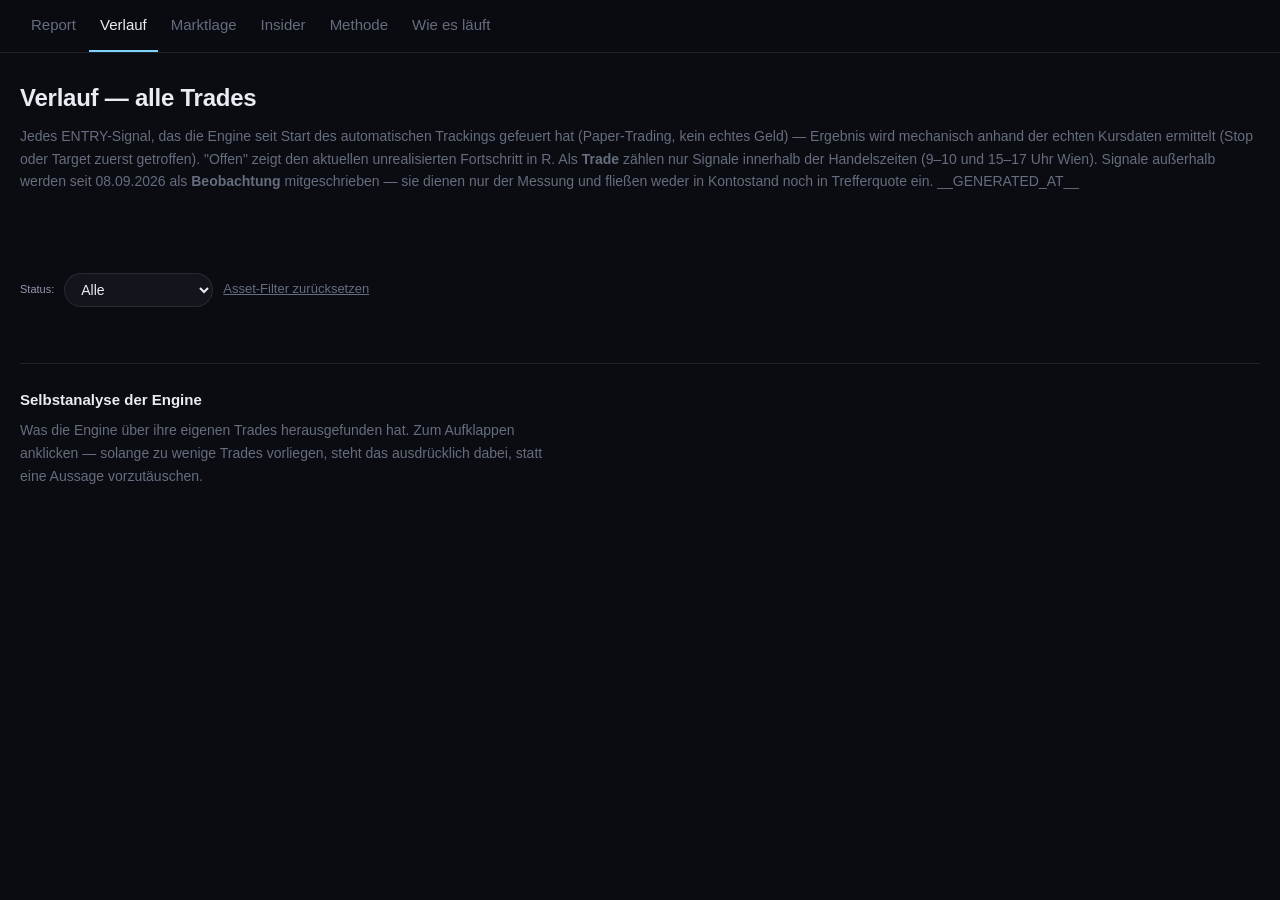
<file: docs/history_template.html>
<!DOCTYPE html>
<html>
<head>
<meta charset="utf-8">
<title>TJR Verlauf // ICT-SMC</title>
<link rel="stylesheet" href="stil.css">
<style>
  /* Grundlagen stehen in stil.css. Hier nur das Eigene dieser Seite. */
  body { padding: 0; }
  .inhalt { max-width: var(--breit); margin: 0 auto; padding: 26px 20px 56px; }

  .topbar { display: flex; align-items: center; justify-content: space-between;
            margin-bottom: 4px; flex-wrap: wrap; gap: 10px; }
  .brand { display: flex; align-items: center; gap: 10px; }
  .dot, .back-link { display: none; }   /* ersetzt durch die Navigationsleiste */
  .subtitle { font-size: 0.875rem; color: var(--leiser); margin: 8px 0 26px; line-height: 1.6; }

  /* Kennzahlen oben: Zahl gross, Beschriftung klein darueber. */
  .summary-row { display: grid; grid-template-columns: repeat(auto-fit, minmax(150px, 1fr));
                 gap: 12px; margin-bottom: 26px; }
  .summary-card { border: 1px solid var(--rand); border-radius: var(--rund); padding: 13px 15px; }
  .summary-card .label { font-size: 0.8125rem; color: var(--leiser); margin-bottom: 5px;
                         letter-spacing: 0; text-transform: none; }
  .summary-card .value { font-size: 1.5rem; font-weight: 650; white-space: nowrap;
                         font-variant-numeric: tabular-nums; }
  .v-win { color: var(--rauf); }
  .v-loss { color: var(--runter); }
  .v-open { color: var(--warn); }
  .v-neutral { color: var(--schrift); }

  .asset-cards { display: grid; grid-template-columns: repeat(auto-fit, minmax(200px, 1fr));
                 gap: 12px; margin-bottom: 28px; }
  .asset-card { border: 1px solid var(--rand); border-radius: var(--rund);
                padding: 13px 15px; cursor: pointer; }
  .asset-card:hover { border-color: rgba(125,211,252,0.3); }
  .asset-card.active { border-color: rgba(125,211,252,0.5); background: rgba(125,211,252,0.06); }
  .asset-card .name { font-size: 1rem; font-weight: 600; margin-bottom: 5px; }
  .asset-card .stats { font-size: 0.8125rem; color: var(--leiser);
                       display: flex; gap: 10px; flex-wrap: wrap; }

  .filters { display: flex; gap: 10px; align-items: center; margin-bottom: 16px; flex-wrap: wrap; }
  .filters select {
    font-family: inherit; font-size: 0.875rem; background: var(--feld);
    color: var(--schrift); border: 1px solid var(--rand);
    border-radius: var(--rund-voll); padding: 7px 12px;
  }
  .filters .reset-link { font-size: 0.8125rem; color: var(--leiser); cursor: pointer;
                         text-decoration: underline; }

  thead th { text-align: left; letter-spacing: 0; text-transform: none;
             font-size: 0.8125rem; padding: 8px 10px 8px 0; }
  tbody td { padding: 11px 10px 11px 0; vertical-align: middle;
             text-align: left; white-space: nowrap; }
  tbody tr:hover { background: rgba(255,255,255,0.018); }
  tbody tr.tr-link { cursor: pointer; }
  tbody tr.tr-link:hover { background: rgba(125,211,252,0.07); }

  /* Ergebnis-Marken: nur Umrandung, keine gefuellten Flaechen. */
  .badge {
    display: inline-block; padding: 2px 9px; border-radius: var(--rund-voll);
    font-size: 0.75rem; border: 1px solid var(--rand); color: var(--leiser);
    letter-spacing: 0; font-weight: 400;
  }
  .badge-win   { color: var(--rauf);   border-color: rgba(74,222,128,0.35); }
  .badge-loss  { color: var(--runter); border-color: rgba(248,113,113,0.35); }
  .badge-open  { color: var(--warn);   border-color: rgba(251,191,36,0.35); }
  .badge-stale { color: var(--leiser); }
  .dir-long { color: var(--rauf); }
  .dir-short { color: var(--runter); }
  .empty-state { color: var(--leiser); font-size: 0.9375rem; padding: 34px 10px; text-align: center; }

  /* Zehn Spalten passen auf keinem schmalen Schirm nebeneinander. Statt die
     Seite breiter werden zu lassen, scrollt die Tabelle fuer sich. */
  #tableWrap, .tabellenrahmen { overflow-x: auto; }
  #tableWrap table { min-width: 880px; }

  .analyse-block { margin-top: 40px; padding-top: 24px; border-top: 1px solid var(--rand); }
  .analyse-titel { font-size: 0.9375rem; font-weight: 600; color: var(--schrift);
                   margin-bottom: 7px; letter-spacing: 0; text-transform: none; }
  .analyse-hinweis { font-size: 0.875rem; color: var(--leiser); line-height: 1.65;
                     margin-bottom: 16px; max-width: 70ch; }
</style>
</head>
<body>
<!-- Gemeinsame Navigationsleiste (22.10.2026). Vorher hatte jede Seite
     ihren eigenen Zurueck-Knopf und man sah nicht, was es sonst gibt. -->
<nav class="leiste" aria-label="Bereiche des Dashboards">
  <div class="leiste-rolle">
    <a href="index.html">Report</a>
    <a href="history.html" class="hier" aria-current="page">Verlauf</a>
    <a href="marktlage.html">Marktlage</a>
    <a href="insider.html">Insider</a>
    <a href="tjr_methode.html">Methode</a>
    <a href="how_it_works.html">Wie es läuft</a>
  </div>
</nav>

<div class="inhalt">

  <div class="topbar">
    <div class="brand">
      <h1>Verlauf &mdash; alle Trades</h1>
    </div>
  </div>
  <div class="subtitle">
    Jedes ENTRY-Signal, das die Engine seit Start des automatischen Trackings gefeuert hat (Paper-Trading, kein echtes Geld) —
    Ergebnis wird mechanisch anhand der echten Kursdaten ermittelt (Stop oder Target zuerst getroffen). "Offen" zeigt den
    aktuellen unrealisierten Fortschritt in R. Als <b>Trade</b> zählen nur Signale innerhalb der Handelszeiten
    (9–10 und 15–17 Uhr Wien). Signale außerhalb werden seit 08.09.2026 als <b>Beobachtung</b> mitgeschrieben —
    sie dienen nur der Messung und fließen weder in Kontostand noch in Trefferquote ein.
    <span id="generated-at">__GENERATED_AT__</span>
  </div>

  <div id="equitySection" style="margin-bottom:22px;"></div>
  <div id="summary" class="summary-row"></div>
  <div id="assetCards" class="asset-cards"></div>

  <div class="filters">
    <label for="statusFilter" style="font-size:11px;color:#9198ad;">Status:</label>
    <select id="statusFilter">
      <option value="all">Alle</option>
      <option value="win">Nur Win</option>
      <option value="loss">Nur Loss</option>
      <option value="open">Nur Offen</option>
      <option value="partial">Nur TP1 erreicht</option>
      <option value="stale">Nur Abgelaufen</option>
    </select>
    <span class="reset-link" id="resetFilter">Asset-Filter zurücksetzen</span>
  </div>

  <div id="tableWrap"></div>

  <!-- Tiam, 2026-08-12 ("optimiere das ganze etwas" -> Seite aufraeumen):
       Die drei Analyseblocke standen bisher GANZ OBEN, noch vor Trefferquote
       und Trade-Tabelle. Wer die Seite aufmachte, sah zuerst drei dichte
       Tabellen mit Fachbegriffen und musste daran vorbeiscrollen, um an die
       eigentliche Frage zu kommen: wie steht das Konto, welche Trades liefen.
       Jetzt: Zahlen und Trades zuerst, Selbstanalyse darunter und eingeklappt -
       dieselbe Linie wie auf index.html (Klartext oben, ICT-Details in
       <details>). -->
  <div class="analyse-block">
    <div class="analyse-titel">Selbstanalyse der Engine</div>
    <div class="analyse-hinweis">
      Was die Engine über ihre eigenen Trades herausgefunden hat. Zum Aufklappen anklicken —
      solange zu wenige Trades vorliegen, steht das ausdrücklich dabei, statt eine Aussage
      vorzutäuschen.
    </div>
    <div id="ruleEffect"></div>
    <div id="pmPatterns"></div>
    <div id="pmValidation"></div>
  </div>

<script>
const DATA = __PRECOMPUTED_JSON__;

let activeAsset = null;
let activeStatus = "all";

const STATUS_META = {
  win:     { label: "WIN",          cls: "badge-win" },
  loss:    { label: "LOSS",         cls: "badge-loss" },
  open:    { label: "OFFEN",        cls: "badge-open" },
  partial: { label: "TP1 ERREICHT", cls: "badge-open" },
  stale:   { label: "ABGELAUFEN",   cls: "badge-stale" },
  // Der Markt war nie am Einstiegspreis - es kam kein Trade zustande.
  // Bewusst sichtbar gelistet statt stillschweigend geschluckt: wie oft ein
  // Setup nicht zur Ausfuehrung kommt, ist selbst eine wichtige Zahl.
  unfilled: { label: "NICHT AUSGEFÜHRT", cls: "badge-stale" },
};

function assetMeta(symbol) {
  return DATA.assetsMeta.find((a) => a.symbol === symbol) || { symbol, name: symbol, icon: "•" };
}

function fmtDate(ts) {
  if (!ts) return "–";
  const d = new Date(ts);
  const p = (n) => String(n).padStart(2, "0");
  return `${p(d.getDate())}.${p(d.getMonth() + 1)}.${d.getFullYear()} ${p(d.getHours())}:${p(d.getMinutes())}`;
}

// Tiam, 2026-07-25: "ich will auch so eine art papertrading sehen wo er so
// 100k fake geld hat und ich sehen will ob es steigt oder sinkt statt diesem
// R als ergebnis" - rechnet die vorhandenen R-Multiples in einen simulierten
// Dollar-Kontostand um, rein clientseitig aus DATA.signals (kein build.js/
// engine.js noetig, alle Felder - rMultiple, resolvedTs, unrealizedR -
// existieren schon). Modell per AskUserQuestion mit Tiam bestaetigt: Start
// 100.000$, 1% des AKTUELLEN Kontostands pro Trade riskiert (compounding -
// waechst das Konto, wird der naechste Trade in Dollar groesser riskiert),
// rueckwirkend ab dem allerersten aufgeloesten Trade.
// Bekannte Vereinfachung: offene Trades nutzen zur Risikoberechnung den
// zuletzt REALISIERTEN Kontostand als Basis, nicht eine echte gleichzeitige
// Multi-Asset-Portfolio-Simulation (bei mehreren zeitgleich offenen Trades
// auf verschiedenen Assets wird jeder einzeln auf denselben Basiswert
// bezogen) - nah genug fuer die Frage "steigt/sinkt es gerade", aber keine
// exakte Buchhaltung.
const EQUITY_START_BALANCE = 100000;
const EQUITY_RISK_PCT = 0.01;

// entryTs ist eine ECHTE Epoch-Zeit (Date.now() beim Feuern des Signals,
// siehe build.js logNewSignal), resolvedTs dagegen kommt direkt vom Kerzen-
// Zeitstempel und ist damit in der projektweiten "ET-Uhrzeit-als-UTC-
// verkleidet"-Pseudozeit-Konvention (siehe engine.js parseTs-Kommentar und
// [[project_tjr_correctness_audit_2026_07_22]]) - die beiden Uhren liegen je
// nach Tageszeit/DST 1.5 bis fast 20 Stunden auseinander. Erst gemerkt, weil
// ein Test mit echten signals_log.json-Daten einen Seed-Punkt VOR dem ersten
// Kurvenpunkt zeitlich zeigte, obwohl er logisch davor liegen sollte -
// mixing beider Uhren auf einer Zeitachse haette die Kurve verzerrt/falsch
// sortiert. Fix: exakt dieselbe Konvertierung wie build.js
// (parseTs(etPseudoDateStr(ms))) hier client-seitig nachgebaut, bevor
// entryTs oder Date.now() (auch echte Epoch-Zeit) neben resolvedTs auf der
// gleichen Achse landen.
function parseTs(dateStr) {
  const [d, t] = dateStr.split(" ");
  const [y, mo, da] = d.split("-").map(Number);
  const [h, mi, se] = (t || "00:00:00").split(":").map(Number);
  return Date.UTC(y, mo - 1, da, h, mi, se || 0);
}
function etPseudoDateStr(utcMs) {
  const parts = new Intl.DateTimeFormat("en-US", {
    timeZone: "America/New_York",
    year: "numeric", month: "2-digit", day: "2-digit",
    hour: "2-digit", minute: "2-digit", second: "2-digit", hour12: false,
  }).formatToParts(new Date(utcMs));
  const get = (t) => parts.find((p) => p.type === t).value;
  let hh = get("hour");
  if (hh === "24") hh = "00";
  return `${get("year")}-${get("month")}-${get("day")} ${hh}:${get("minute")}:${get("second")}`;
}
function toPseudoTs(realEpochMs) { return parseTs(etPseudoDateStr(realEpochMs)); }

function computeEquityCurve(signals) {
  const closed = signals
    .filter((r) => bewertbar(r) && typeof r.rMultiple === "number" && r.resolvedTs)
    .sort((a, b) => a.resolvedTs - b.resolvedTs);

  let balance = EQUITY_START_BALANCE;
  const points = [{ ts: closed.length ? toPseudoTs(closed[0].entryTs) : toPseudoTs(Date.now()), balance }];
  const pnlById = new Map();
  for (const r of closed) {
    const pnl = balance * EQUITY_RISK_PCT * r.rMultiple;
    pnlById.set(r.id, pnl);
    balance += pnl;
    points.push({ ts: r.resolvedTs, balance });
  }

  // Beobachtungen gehoeren NICHT ins simulierte Konto. Hier fehlte der Filter
  // (Tiam, 2026-09-09, aus einem Screenshot erkannt): dadurch floss der
  // Zwischenstand von Trades, die er nie gehalten haette, in den aktuellen
  // Kontostand UND als $-Betrag in die Ergebnis-Spalte der Tabelle.
  const openTrades = signals.filter((r) => (r.status === "open" || r.status === "partial")
    && !r.beobachtung && typeof r.unrealizedR === "number");
  let currentBalance = balance;
  for (const r of openTrades) {
    const pnl = balance * EQUITY_RISK_PCT * r.unrealizedR;
    pnlById.set(r.id, pnl);
    currentBalance += pnl;
  }
  if (openTrades.length) points.push({ ts: toPseudoTs(Date.now()), balance: currentBalance, unrealized: true });

  return { points, realizedBalance: balance, currentBalance, pnlById, startBalance: EQUITY_START_BALANCE };
}

function renderEquitySvg(points) {
  const width = 1132, height = 130;
  if (points.length < 2) {
    return `<div style="font-size:12px;color:#7c8399;padding:20px 0;text-align:center;">Noch kein aufgeloester Trade — Kurve startet beim ersten Win/Loss.</div>`;
  }
  const balances = points.map((p) => p.balance);
  const minB = Math.min(...balances, EQUITY_START_BALANCE);
  const maxB = Math.max(...balances, EQUITY_START_BALANCE);
  const pad = (maxB - minB) * 0.12 || maxB * 0.02 || 100;
  const lo = minB - pad, hi = maxB + pad;
  const minTs = points[0].ts, maxTs = points[points.length - 1].ts;
  const spanTs = Math.max(maxTs - minTs, 1);
  const x = (ts) => ((ts - minTs) / spanTs) * (width - 20) + 10;
  const y = (b) => height - 16 - ((b - lo) / (hi - lo)) * (height - 26);

  const realized = points.filter((p) => !p.unrealized);
  const realizedPath = realized.map((p, i) => `${i === 0 ? "M" : "L"}${x(p.ts).toFixed(1)},${y(p.balance).toFixed(1)}`).join(" ");
  let unrealizedPath = "";
  if (points.length > realized.length) {
    const last = realized[realized.length - 1];
    const uPoint = points[points.length - 1];
    unrealizedPath = `M${x(last.ts).toFixed(1)},${y(last.balance).toFixed(1)} L${x(uPoint.ts).toFixed(1)},${y(uPoint.balance).toFixed(1)}`;
  }
  const finalUp = points[points.length - 1].balance >= EQUITY_START_BALANCE;
  const color = finalUp ? "#4fff9c" : "#ff6b6b";
  const startY = y(EQUITY_START_BALANCE).toFixed(1);

  return `
    <svg viewBox="0 0 ${width} ${height}" width="100%" height="${height}" preserveAspectRatio="none" style="display:block;">
      <line x1="0" y1="${startY}" x2="${width}" y2="${startY}" stroke="rgba(255,255,255,0.15)" stroke-width="1" stroke-dasharray="4,3" />
      <path d="${realizedPath}" fill="none" stroke="${color}" stroke-width="2" />
      ${unrealizedPath ? `<path d="${unrealizedPath}" fill="none" stroke="${color}" stroke-width="2" stroke-dasharray="4,3" opacity="0.7" />` : ""}
    </svg>`;
}

function fmtUsd(n) {
  const r = Math.round(n);
  return (r >= 0 ? "" : "-") + "$" + Math.abs(r).toLocaleString("de-DE");
}

function renderEquity(eq) {
  const el = document.getElementById("equitySection");
  const delta = eq.currentBalance - eq.startBalance;
  const deltaPct = (delta / eq.startBalance) * 100;
  const up = delta >= 0;
  const sign = up ? "+" : "";
  const color = up ? "#4fff9c" : "#ff6b6b";
  el.innerHTML = `
    <div style="background: rgba(255,255,255,0.03); border: 1px solid rgba(255,255,255,0.08); border-radius: 10px; padding: 16px 18px;">
      <div style="display:flex; align-items:baseline; gap: 16px; flex-wrap: wrap; margin-bottom: 12px;">
        <div>
          <div style="font-size:10px; letter-spacing:0.5px; text-transform:uppercase; color:#7c8399; margin-bottom:5px;">
            Paper-Trading Kontostand (simuliert — 100.000$ Start, 1% Risiko/Trade)
          </div>
          <div style="font-size:27px; font-weight:700; color:${color};">${fmtUsd(eq.currentBalance)}</div>
        </div>
        <div style="font-size:13px; font-weight:600; color:${color};">${sign}${fmtUsd(delta)} (${sign}${deltaPct.toFixed(1)}%)</div>
      </div>
      ${renderEquitySvg(eq.points)}
    </div>`;
}

// Nach dem Phantom-Fuellungs-Fund (2026-09-05, siehe build.js resolveSignals):
// Ein Trade zaehlt nur, wenn er TATSAECHLICH ausgefuehrt wurde und ehrlich
// nachgerechnet werden konnte.
//   status "unfilled"   -> der Markt war nie am Einstiegspreis, es gab keinen Trade
//   unzuverlaessig=true -> vor der Korrektur entstanden, 5min-Historie reicht
//                          nicht mehr zurueck, um es nachzurechnen
// Beide fliessen in KEINE Kennzahl ein. Lieber weniger Trades als falsche.
function bewertbar(r) {
  // beobachtung = ausserhalb von TJRs Handelsfenster nur mitgeschrieben.
  // Zaehlt NIE zur Bilanz - Tiam haette diese Trades nach TJRs Regeln gar
  // nicht genommen.
  return (r.status === "win" || r.status === "loss") && !r.unzuverlaessig && !r.beobachtung;
}

// Breitere Basis, ausschliesslich zum MESSEN der Regelwirkung: hier duerfen
// die Beobachtungen mit. Sie verdreifachen ungefaehr die Datenmenge. Die
// Auswertung zeigt deshalb IMMER beide Basen nebeneinander - stimmen sie
// ueberein, ist der Befund belastbarer; weichen sie ab, ist genau das der
// interessante Befund (dann haengt die Regel an der Handelszeit).
function bewertbarMitBeobachtung(r) {
  return (r.status === "win" || r.status === "loss") && !r.unzuverlaessig;
}

function computeStats(signals) {
  const closed = signals.filter(bewertbar);
  const wins = signals.filter((r) => bewertbar(r) && r.status === "win").length;
  const losses = signals.filter((r) => bewertbar(r) && r.status === "loss").length;
  // Beobachtungen sind KEINE laufenden Positionen - sonst laese sich die Karte
  // "Offen" als "du haeltst gerade 2 Trades", was schlicht falsch waere.
  const open = signals.filter((r) => (r.status === "open" || r.status === "partial") && !r.beobachtung).length;
  const stale = signals.filter((r) => r.status === "stale").length;
  const winRate = closed.length ? Math.round((wins / closed.length) * 100) : null;
  const beobachtungen = signals.filter((r) => r.beobachtung).length;
  // Tiam, 2026-09-11: die Karte zeigte 82, darunter aber nur 12 Wins und 28
  // Losses. Die 42 dazwischen (34 zu alt zum Nachrechnen, 8 nie ausgefuehrt)
  // tauchten nirgends auf, die Zeile ging also nicht auf. Jetzt zaehlt sie
  // GENAU das, was die anderen Karten beschreiben.
  return { total: wins + losses + open + stale, wins, losses, open, stale,
           closed: closed.length, winRate, beobachtungen };
}

function renderSummary() {
  const s = computeStats(DATA.signals);
  const el = document.getElementById("summary");
  el.innerHTML = `
    <div class="summary-card" title="Wins + Losses + Offen + Abgelaufen. Nicht mitgezählt: Signale, bei denen der Markt nie am Einstiegspreis war, und Altbestände von vor der Füllprüfung."><div class="label">Trades gewertet</div><div class="value v-neutral">${s.total}</div></div>
    <div class="summary-card"><div class="label">Win-Rate (abgeschlossen)</div><div class="value v-neutral">${s.winRate === null ? "–" : s.winRate + "%"}</div></div>
    <div class="summary-card"><div class="label">Wins</div><div class="value v-win">${s.wins}</div></div>
    <div class="summary-card"><div class="label">Losses</div><div class="value v-loss">${s.losses}</div></div>
    <div class="summary-card"><div class="label">Offen</div><div class="value v-open">${s.open}</div></div>
    <div class="summary-card"><div class="label">Abgelaufen</div><div class="value v-neutral">${s.stale}</div></div>`;
  // Tiam, 2026-09-11: die Beobachtungs-Karte ist wieder weg. Sie zeigte eine
  // ueber Tage WACHSENDE Summe (26 nach vier Tagen), er las sie aber als
  // "gerade offene Beobachtungen" und erwartete hoechstens eine je Asset.
  // Eine Zahl, die man zwangslaeufig falsch versteht, ist schlechter als
  // keine. Die Daten laufen unveraendert im Hintergrund weiter.
}

function renderAssetCards() {
  const el = document.getElementById("assetCards");
  el.innerHTML = DATA.assetsMeta.map((a) => {
    const signals = DATA.signals.filter((r) => r.asset === a.symbol);
    const s = computeStats(signals);
    const isActive = activeAsset === a.symbol;
    return `
      <div class="asset-card${isActive ? " active" : ""}" data-symbol="${a.symbol}">
        <div class="name">${a.icon} ${a.display || a.name}</div>
        <div class="stats">
          <span>${s.total} Signale</span>
          <span class="v-win">${s.wins}W</span>
          <span class="v-loss">${s.losses}L</span>
          ${s.open ? `<span class="v-open">${s.open} offen</span>` : ""}
          ${s.winRate !== null ? `<span>${s.winRate}% WR</span>` : ""}
        </div>
      </div>`;
  }).join("");
  el.querySelectorAll(".asset-card").forEach((card) => {
    card.addEventListener("click", () => {
      const sym = card.getAttribute("data-symbol");
      activeAsset = activeAsset === sym ? null : sym;
      renderAssetCards();
      renderTable();
    });
  });
}

// Tiam, 2026-08-06: "er soll alles analysieren und kritisieren warum das bei
// trade nicht gepasst hat" - die Obduktion wird in build.js gerechnet
// (computePostmortem) und hier nur dargestellt: eine ausklappbare Zeile pro
// abgeschlossenem Trade, damit die Tabelle kompakt bleibt.
const PM_VERDICT_COLOR = {
  "zu eng": "#ff6b6b", "vermutlich zu eng": "#ffab4f", "in Ordnung": "#4fff9c",
  "zu weit": "#ff6b6b", "nicht ursaechlich": "#7c8399", "zu konservativ": "#ffab4f",
  "zu frueh": "#ffab4f", "knapp": "#ffab4f",
  "These war falsch": "#ff6b6b", "These war richtig": "#4fd6ff",
};

function renderPostmortemRow(r) {
  const pm = r.postmortem;
  if (!pm) return "";
  const chips = pm.findings.map((f) => `
    <span style="display:inline-block;margin:2px 6px 2px 0;padding:2px 7px;border-radius:5px;
      font-size:10px;font-weight:700;border:1px solid ${PM_VERDICT_COLOR[f.verdict] || "#7c8399"}55;
      color:${PM_VERDICT_COLOR[f.verdict] || "#9198ad"};background:${PM_VERDICT_COLOR[f.verdict] || "#7c8399"}14;">
      ${f.area}: ${f.verdict}</span>`).join("");
  const details = pm.findings.map((f) => `
    <div style="margin:5px 0;font-size:11px;color:#9198ad;line-height:1.5;">
      <span style="color:${PM_VERDICT_COLOR[f.verdict] || "#9198ad"};font-weight:700;">${f.area}</span> — ${f.text}
    </div>`).join("");
  return `
    <tr class="pm-row">
      <td colspan="10" style="padding:0 10px 12px 10px;border-bottom:1px solid rgba(255,255,255,0.05);">
        <details>
          <summary style="cursor:pointer;font-size:11px;color:#7c8399;outline:none;">
            🔎 Obduktion &nbsp;${chips}
          </summary>
          <div style="margin:8px 0 4px 14px;padding-left:12px;border-left:2px solid rgba(122,140,255,0.3);">
            ${details}
            <div style="margin-top:8px;font-size:10px;color:#5f6678;">
              Bester Punkt: ${pm.mfeR >= 0 ? "+" : ""}${pm.mfeR}R · Schlechtester: ${pm.maeR}R ·
              ${pm.towardTargetPct !== null ? `${pm.towardTargetPct}% der Zielstrecke gelaufen · ` : ""}
              Haltedauer ${pm.holdHours}h${pm.stopDistAdr !== null ? ` · Stop ${pm.stopDistAdr}× Tagesrange` : ""}${pm.targetDistAdr !== null ? ` · Ziel ${pm.targetDistAdr}× Tagesrange` : ""}
            </div>
          </div>
        </details>
      </td>
    </tr>`;
}

// Muster ueber ALLE obduzierten Trades - das ist der eigentliche Lerneffekt:
// nicht der Einzelfall, sondern was sich wiederholt.
function renderPostmortemPatterns() {
  const withPm = DATA.signals.filter((r) => r.postmortem && r.postmortem.findings.length);
  const el = document.getElementById("pmPatterns");
  if (!el) return;
  if (withPm.length < 3) {
    el.innerHTML = "";
    return;
  }
  const counts = {};
  for (const r of withPm) {
    for (const f of r.postmortem.findings) {
      const k = `${f.area}: ${f.verdict}`;
      counts[k] = (counts[k] || 0) + 1;
    }
  }
  const sorted = Object.entries(counts).sort((a, b) => b[1] - a[1]);
  const total = withPm.length;
  el.innerHTML = `
    <div style="background:rgba(255,255,255,0.03);border:1px solid rgba(255,255,255,0.08);
      border-radius:10px;padding:14px 16px;margin-bottom:22px;">
      <div style="font-size:10px;letter-spacing:0.5px;text-transform:uppercase;color:#7c8399;margin-bottom:10px;">
        Wiederkehrende Muster (${total} obduzierte Trades)
      </div>
      ${sorted.map(([k, n]) => {
        const pct = Math.round((n / total) * 100);
        const verdict = k.split(": ")[1];
        const col = PM_VERDICT_COLOR[verdict] || "#9198ad";
        return `<div style="display:flex;align-items:center;gap:10px;margin:5px 0;font-size:11px;">
          <span style="width:210px;color:${col};">${k}</span>
          <span style="flex:0 0 120px;height:6px;background:rgba(255,255,255,0.06);border-radius:3px;overflow:hidden;">
            <span style="display:block;height:100%;width:${pct}%;background:${col};opacity:0.75;"></span>
          </span>
          <span style="color:#7c8399;">${n}× (${pct}%)</span>
        </div>`;
      }).join("")}
    </div>`;
}

// Tiam, 2026-08-06: Selbstpruefung der eigenen Befunde.
//
// Anlass: der haeufigste Befund ("Entry: zu frueh", 14 von 30 Trades) sah nach
// dem Hauptproblem aus - bis die Gegenrechnung zeigte, dass genau diese Trades
// BESSER liefen (43% statt 19% Win-Rate, +0.29R statt -0.38R). Der Befund misst
// nicht "schlechter Einstieg", sondern nur, wie stark sich der Preis danach
// bewegt hat. Fast waere daraus eine Regel gebaut worden, die das beste
// Segment kaputtoptimiert haette.
//
// Konsequenz: jeder Befundtyp muss sich ab jetzt selbst rechtfertigen. Fuer
// jeden Typ wird verglichen, wie Trades MIT diesem Befund abschneiden gegen
// die OHNE. Nur wenn die markierten spuerbar schlechter sind, ist der Befund
// als Diagnose brauchbar. Sonst wird er ausdruecklich als "ohne Aussagekraft"
// bzw. "widerlegt" ausgewiesen - statt als Wahrheit dazustehen.
const PM_MIN_N = 5;          // darunter ist jede Aussage Rauschen
const PM_MEANINGFUL_WR = 15; // Prozentpunkte Unterschied, ab denen es zaehlt

function validateFindings() {
  const closed = DATA.signals.filter((r) => r.postmortem && bewertbar(r));
  if (closed.length < PM_MIN_N * 2) return [];
  const types = new Set();
  for (const r of closed) for (const f of r.postmortem.findings) types.add(`${f.area}: ${f.verdict}`);
  const wr = (a) => (a.length ? Math.round((a.filter((r) => r.status === "win").length / a.length) * 100) : null);
  const avg = (a) => (a.length ? Math.round((a.reduce((s, r) => s + (r.rMultiple || 0), 0) / a.length) * 100) / 100 : null);
  const out = [];
  for (const t of types) {
    const has = closed.filter((r) => r.postmortem.findings.some((f) => `${f.area}: ${f.verdict}` === t));
    const not = closed.filter((r) => !r.postmortem.findings.some((f) => `${f.area}: ${f.verdict}` === t));
    if (!has.length || !not.length) continue;
    const wrHas = wr(has); const wrNot = wr(not);
    const diff = wrHas - wrNot;   // negativ = markierte Trades schlechter = Befund traegt
    let status;
    if (has.length < PM_MIN_N || not.length < PM_MIN_N) status = "zu wenig Daten";
    else if (diff <= -PM_MEANINGFUL_WR) status = "bestaetigt";
    else if (diff >= PM_MEANINGFUL_WR) status = "widerlegt";
    else status = "ohne Aussagekraft";
    out.push({ type: t, n: has.length, wrHas, wrNot, diff, avgHas: avg(has), avgNot: avg(not), status });
  }
  // erst die belastbaren Befunde, dann die fragwuerdigen
  const rank = { bestaetigt: 0, "ohne Aussagekraft": 1, widerlegt: 2, "zu wenig Daten": 3 };
  return out.sort((a, b) => (rank[a.status] - rank[b.status]) || (a.diff - b.diff));
}

// ---------------------------------------------------------------------------
// Wirkt eine Regel ueberhaupt? (Tiam, 2026-08-12)
// ---------------------------------------------------------------------------
// R9/R10/R11 sind bewusst NICHT blockierend: erst messen, ob "Regel eingehalten"
// wirklich mit besseren Ergebnissen einhergeht, dann ueber eine Sperre
// entscheiden. Seit 2026-08-10 speichert jeder neue Paper-Trade dafuer den
// Regelstatus zum EINSTIEGSZEITPUNKT (Feld `rules`). Ausgewertet hat den
// bisher nichts - genau das passiert hier.
//
// WICHTIG, und bewusst anders als bei validateFindings(): das Urteil haengt am
// ERWARTUNGSWERT (Ø R), nicht an der Trefferquote. Eine Regel, die die
// Trefferquote hebt, aber die Gewinne kleiner macht, ist wertlos - man kann die
// Trefferquote beliebig hochtreiben, indem man das Ziel naeher legt. Was zaehlt,
// ist der Ertrag pro Trade. Die Trefferquote steht nur als Kontext daneben.
//
// "unbekannt" wird ausgeschlossen: fehlende Daten sind keine Regelbefolgung.
const RULE_MIN_N = 5;        // je Gruppe - darunter ist alles Rauschen
const RULE_MEANINGFUL_R = 0.25;  // R pro Trade Unterschied, ab dem es zaehlt

function analyseRuleEffect(filter) {
  const basis = filter || bewertbar;
  const closed = DATA.signals.filter((r) =>
    r.rules && basis(r) && r.rMultiple != null);
  if (!closed.length) return { rows: [], n: 0 };
  const ids = new Set();
  for (const r of closed) for (const k of Object.keys(r.rules)) ids.add(k);
  const wr = (a) => (a.length ? Math.round((a.filter((r) => r.status === "win").length / a.length) * 100) : null);
  const avg = (a) => (a.length ? Math.round((a.reduce((s, r) => s + r.rMultiple, 0) / a.length) * 100) / 100 : null);
  const rows = [];
  for (const id of ids) {
    const ok = closed.filter((r) => r.rules[id] === "ok");
    const bad = closed.filter((r) => r.rules[id] === "verletzt");
    if (!ok.length && !bad.length) continue;
    const rOk = avg(ok), rBad = avg(bad);
    const diffR = (rOk != null && rBad != null) ? Math.round((rOk - rBad) * 100) / 100 : null;
    let status;
    if (ok.length < RULE_MIN_N || bad.length < RULE_MIN_N) status = "zu wenig Daten";
    else if (diffR >= RULE_MEANINGFUL_R) status = "Regel hilft";
    else if (diffR <= -RULE_MEANINGFUL_R) status = "Regel schadet";
    else status = "kein Effekt";
    rows.push({ id, nOk: ok.length, nBad: bad.length, wrOk: wr(ok), wrBad: wr(bad),
                rOk, rBad, diffR, status });
  }
  const rank = { "Regel hilft": 0, "Regel schadet": 1, "kein Effekt": 2, "zu wenig Daten": 3 };
  rows.sort((a, b) => (rank[a.status] - rank[b.status]) || ((b.diffR ?? -99) - (a.diffR ?? -99)));
  return { rows, n: closed.length };
}

// Tiams Frage: "es muessen eh ned alle regeln gelten, mehrere sollten es schon
// sein - aber alle wird meistens schwer." Genau das wird hier beantwortet:
// gruppiert nach Anzahl erfuellter Qualitaets-Regeln (siehe confluenceScore()
// in tjr_rules.js) und je Gruppe der Ertrag pro Trade. Wenn 5/5 nicht besser
// laeuft als 3/5, ist Warten auf perfekte Setups verschenkte Zeit - wenn doch,
// ist es der Hebel.
function analyseConfluence() {
  const closed = DATA.signals.filter((r) =>
    r.confluence && bewertbar(r) && r.rMultiple != null);
  const map = new Map();
  for (const r of closed) {
    const k = `${r.confluence.erfuellt}/${r.confluence.bewertbar}`;
    if (!map.has(k)) map.set(k, []);
    map.get(k).push(r);
  }
  const out = [];
  for (const [k, a] of map) {
    out.push({
      stufe: k,
      n: a.length,
      wr: Math.round((a.filter((r) => r.status === "win").length / a.length) * 100),
      avgR: Math.round((a.reduce((s, r) => s + r.rMultiple, 0) / a.length) * 100) / 100,
    });
  }
  return out.sort((a, b) => parseInt(b.stufe) - parseInt(a.stufe));
}

function renderConfluence() {
  const rows = analyseConfluence();
  if (!rows.length) {
    return `<div style="font-size:11px;color:#5f6678;margin-top:14px;line-height:1.5;">
      <b style="color:#7c8399;">Wie viele Bestätigungen braucht es?</b><br>
      Noch keine abgeschlossenen Trades mit Punktzahl. Sobald welche vorliegen, steht hier,
      ob 5 von 5 wirklich besser laufen als 3 von 5.</div>`;
  }
  const sr = (x) => `${x >= 0 ? "+" : ""}${x.toFixed(2)}R`;
  return `
    <div style="margin-top:16px;padding-top:14px;border-top:1px solid rgba(255,255,255,0.07);">
      <div style="font-size:11px;color:#9aa3b8;margin-bottom:4px;"><b>Wie viele Bestätigungen braucht es?</b></div>
      <div style="font-size:11px;color:#7c8399;margin-bottom:10px;line-height:1.5;">
        Gezählt werden nur die Qualitäts-Regeln (Zielquelle, Daily, Woche, Verlust-Abstand, News) —
        nicht die Setup-Bedingungen, die ohnehin bei jedem Trade erfüllt sind.
      </div>
      <table style="width:100%;border-collapse:collapse;font-size:11px;">
        <thead><tr>
          <th style="text-align:left;padding:6px 8px;color:#7c8399;">Bestätigungen</th>
          <th style="text-align:right;padding:6px 8px;color:#7c8399;">Trades</th>
          <th style="text-align:right;padding:6px 8px;color:#7c8399;">Trefferquote</th>
          <th style="text-align:right;padding:6px 8px;color:#7c8399;">Ø R</th>
        </tr></thead>
        <tbody>${rows.map((r) => `
          <tr>
            <td style="padding:5px 8px;border-top:1px solid rgba(255,255,255,0.05);">${r.stufe}</td>
            <td style="padding:5px 8px;text-align:right;border-top:1px solid rgba(255,255,255,0.05);">${r.n}${r.n < RULE_MIN_N ? ' <span style="color:#5f6678;">(zu wenig)</span>' : ""}</td>
            <td style="padding:5px 8px;text-align:right;border-top:1px solid rgba(255,255,255,0.05);">${r.wr} %</td>
            <td style="padding:5px 8px;text-align:right;border-top:1px solid rgba(255,255,255,0.05);color:${r.avgR >= 0 ? "#4fff9c" : "#ff6b6b"};">${sr(r.avgR)}</td>
          </tr>`).join("")}</tbody>
      </table>
    </div>`;
}

function renderRuleEffect() {
  const el = document.getElementById("ruleEffect");
  if (!el) return;
  const { rows, n } = analyseRuleEffect();
  const breit = analyseRuleEffect(bewertbarMitBeobachtung);
  const gesamt = DATA.signals.filter(bewertbar).length;
  const nBeob = DATA.signals.filter((r) => r.beobachtung && (r.status === "win" || r.status === "loss")).length;
  if (!rows.length) {
    el.innerHTML = `
      <div style="background:rgba(255,255,255,0.03);border:1px solid rgba(255,255,255,0.08);
        border-radius:10px;padding:14px 16px;margin-bottom:22px;font-size:11px;color:#7c8399;line-height:1.6;">
        <b style="color:#9aa3b8;">⚖️ Wirkung der Regeln</b><br>
        Noch keine abgeschlossenen Trades mit aufgezeichnetem Regelstatus.
        Aufgezeichnet wird seit dem 10.08.2026 — ${gesamt} ältere abgeschlossene Trades
        haben die Aufzeichnung nicht und können hier nicht mitgerechnet werden.
        Sobald je Gruppe ${RULE_MIN_N} Trades vorliegen, erscheint hier die Auswertung.
        ${renderConfluence()}
      </div>`;
    return;
  }
  const COL = { "Regel hilft": "#4fff9c", "Regel schadet": "#ff6b6b",
                "kein Effekt": "#7c8399", "zu wenig Daten": "#5f6678" };
  const sr = (x) => (x == null ? "—" : `${x >= 0 ? "+" : ""}${x.toFixed(2)}R`);
  const empfehlung = rows.filter((r) => r.status === "Regel hilft")
    .map((r) => r.id.replace(/^R(\d+)-.*/, "R$1")).join(", ");
  el.innerHTML = `
    <details style="background:rgba(255,255,255,0.03);border:1px solid rgba(255,255,255,0.08);
      border-radius:10px;padding:14px 16px;margin-bottom:22px;">
      <summary style="cursor:pointer;font-size:10px;letter-spacing:0.5px;text-transform:uppercase;color:#7c8399;outline:none;">
        ⚖️ Wirkung der Regeln — welche lohnt sich wirklich?
      </summary>
      <div style="font-size:11px;color:#7c8399;margin:10px 0 12px;line-height:1.5;">
        Verglichen wird, wie Trades abschneiden, bei denen eine Regel <b>eingehalten</b> war,
        gegenüber denen, bei denen sie <b>verletzt</b> war. Maßgeblich ist der
        <b>Ertrag pro Trade (Ø R)</b>, nicht die Trefferquote — die lässt sich beliebig
        hochtreiben, indem man das Ziel näher legt, ohne dass mehr dabei herauskommt.
        Grundlage: ${n} abgeschlossene Trades mit aufgezeichnetem Regelstatus.
        ${nBeob ? `Dazu ${nBeob} <b>Beobachtungen</b> außerhalb der Handelszeiten — die zählen
        nicht zu deiner Bilanz, dienen aber als zweite Messbasis (Spalte rechts).` : ""}
      </div>
      <table style="width:100%;border-collapse:collapse;font-size:11px;">
        <thead><tr>
          <th style="text-align:left;padding:6px 8px;color:#7c8399;">Regel</th>
          <th style="text-align:right;padding:6px 8px;color:#7c8399;">eingehalten</th>
          <th style="text-align:right;padding:6px 8px;color:#7c8399;">verletzt</th>
          <th style="text-align:right;padding:6px 8px;color:#7c8399;">Ø R gehalten</th>
          <th style="text-align:right;padding:6px 8px;color:#7c8399;">Ø R verletzt</th>
          <th style="text-align:right;padding:6px 8px;color:#7c8399;">Vorteil</th>
          <th style="text-align:left;padding:6px 8px;color:#7c8399;">Urteil</th>
          <th style="text-align:right;padding:6px 8px;color:#7c8399;" title="Dieselbe Rechnung, aber inklusive der Beobachtungen außerhalb der Handelszeiten. Weicht sie stark ab, hängt die Regel an der Uhrzeit.">Vorteil inkl. Beob.</th>
        </tr></thead>
        <tbody>
        ${rows.map((r) => `
          <tr>
            <td style="padding:5px 8px;border-top:1px solid rgba(255,255,255,0.05);">${r.id}</td>
            <td style="padding:5px 8px;text-align:right;border-top:1px solid rgba(255,255,255,0.05);">${r.nOk}× <span style="color:#5f6678;">(${r.wrOk ?? "—"}%)</span></td>
            <td style="padding:5px 8px;text-align:right;border-top:1px solid rgba(255,255,255,0.05);">${r.nBad}× <span style="color:#5f6678;">(${r.wrBad ?? "—"}%)</span></td>
            <td style="padding:5px 8px;text-align:right;border-top:1px solid rgba(255,255,255,0.05);">${sr(r.rOk)}</td>
            <td style="padding:5px 8px;text-align:right;border-top:1px solid rgba(255,255,255,0.05);">${sr(r.rBad)}</td>
            <td style="padding:5px 8px;text-align:right;border-top:1px solid rgba(255,255,255,0.05);color:${COL[r.status]};">${sr(r.diffR)}</td>
            <td style="padding:5px 8px;border-top:1px solid rgba(255,255,255,0.05);color:${COL[r.status]};">${r.status}</td>
            <td style="padding:5px 8px;text-align:right;border-top:1px solid rgba(255,255,255,0.05);color:#7c8399;">${(() => {
              const b = breit.rows.find((x) => x.id === r.id);
              if (!b || b.diffR == null) return "—";
              // Gegenlaeufig? Dann sichtbar markieren - das ist ein Warnzeichen,
              // kein Detail.
              const gegen = r.diffR != null && Math.sign(b.diffR) !== Math.sign(r.diffR) && Math.abs(b.diffR) > 0.1;
              return `<span style="color:${gegen ? "#ffd25c" : "#7c8399"};">${sr(b.diffR)} <span style="color:#5f6678;">(${b.nOk}/${b.nBad})</span>${gegen ? " ⚠" : ""}</span>`;
            })()}</td>
          </tr>`).join("")}
        </tbody>
      </table>
      ${empfehlung ? `
      <div style="margin-top:12px;padding:10px 12px;border-radius:8px;background:rgba(79,255,156,0.08);
        border:1px solid rgba(79,255,156,0.25);font-size:11px;color:#9aa3b8;line-height:1.6;">
        <b style="color:#4fff9c;">Vorschlag:</b> ${empfehlung} scharf schalten
        (verletzt ⇒ kein Entry). Das ist eine Empfehlung, keine automatische Änderung —
        die Umstellung geschieht nur, wenn du sie ausdrücklich freigibst.
      </div>` : ""}
      ${renderConfluence()}
    </details>`;
}

function renderFindingValidation() {
  const el = document.getElementById("pmValidation");
  if (!el) return;
  const rows = validateFindings();
  if (!rows.length) { el.innerHTML = ""; return; }
  const COL = { bestaetigt: "#4fff9c", "ohne Aussagekraft": "#7c8399", widerlegt: "#ff6b6b", "zu wenig Daten": "#5f6678" };
  const NOTE = {
    bestaetigt: "Trades mit diesem Befund laufen deutlich schlechter — als Diagnose brauchbar.",
    "ohne Aussagekraft": "Kein messbarer Unterschied — dieser Befund taugt nicht als Handlungsgrundlage.",
    widerlegt: "Trades mit diesem Befund laufen sogar BESSER — der Befund misst etwas anderes als gedacht.",
    "zu wenig Daten": "Zu wenige Faelle für eine belastbare Aussage.",
  };
  el.innerHTML = `
    <details style="background:rgba(255,255,255,0.03);border:1px solid rgba(255,255,255,0.08);
      border-radius:10px;padding:14px 16px;margin-bottom:22px;">
      <summary style="cursor:pointer;font-size:10px;letter-spacing:0.5px;text-transform:uppercase;color:#7c8399;outline:none;">
        🧪 Selbstprüfung: taugen die eigenen Befunde überhaupt?
      </summary>
      <div style="font-size:11px;color:#7c8399;margin:10px 0 12px;line-height:1.5;">
        Für jeden Befundtyp wird verglichen, wie Trades <b>mit</b> diesem Befund abschneiden gegenüber denen <b>ohne</b>.
        Nur wenn die markierten Trades spürbar schlechter laufen, ist der Befund als Diagnose zu gebrauchen.
      </div>
      <table style="width:100%;border-collapse:collapse;font-size:11px;">
        <thead><tr>
          <th style="text-align:left;padding:6px 8px;color:#7c8399;">Befund</th>
          <th style="text-align:right;padding:6px 8px;color:#7c8399;">Fälle</th>
          <th style="text-align:right;padding:6px 8px;color:#7c8399;">WR mit</th>
          <th style="text-align:right;padding:6px 8px;color:#7c8399;">WR ohne</th>
          <th style="text-align:right;padding:6px 8px;color:#7c8399;">Ø R mit / ohne</th>
          <th style="text-align:left;padding:6px 8px;color:#7c8399;">Urteil</th>
        </tr></thead>
        <tbody>
        ${rows.map((r) => `
          <tr title="${NOTE[r.status]}">
            <td style="padding:5px 8px;border-top:1px solid rgba(255,255,255,0.05);">${r.type}</td>
            <td style="padding:5px 8px;text-align:right;border-top:1px solid rgba(255,255,255,0.05);">${r.n}</td>
            <td style="padding:5px 8px;text-align:right;border-top:1px solid rgba(255,255,255,0.05);">${r.wrHas}%</td>
            <td style="padding:5px 8px;text-align:right;border-top:1px solid rgba(255,255,255,0.05);color:#7c8399;">${r.wrNot}%</td>
            <td style="padding:5px 8px;text-align:right;border-top:1px solid rgba(255,255,255,0.05);">${r.avgHas} / <span style="color:#7c8399;">${r.avgNot}</span></td>
            <td style="padding:5px 8px;border-top:1px solid rgba(255,255,255,0.05);color:${COL[r.status]};font-weight:700;">${r.status}</td>
          </tr>`).join("")}
        </tbody>
      </table>
    </details>`;
}

function renderTable() {
  // Tiam, 2026-09-10: "analysiere wie TJR also in den richtigen uhrzeiten
  // sonst nicht. sonst machen wir es zu komplex." Beobachtungen werden
  // weiter still mitgeschrieben (sie beantworten "taugt die Strategie?" in
  // ~3 statt ~8 Monaten), erscheinen aber NICHT mehr in der Tabelle.
  // Sichtbar bleibt nur die Zaehlkarte oben.
  let rows = DATA.signals.filter((r) => !r.beobachtung);
  if (activeAsset) rows = rows.filter((r) => r.asset === activeAsset);
  if (activeStatus !== "all") rows = rows.filter((r) => r.status === activeStatus);
  rows.sort((a, b) => b.entryTs - a.entryTs);

  const wrap = document.getElementById("tableWrap");
  if (!rows.length) {
    wrap.innerHTML = `<div class="empty-state">Keine Signale für diesen Filter — entweder wurde hier noch nichts gehandelt, oder alles ist rausgefiltert.</div>`;
    return;
  }

  wrap.innerHTML = `
    <table>
      <thead>
        <tr>
          <th>Datum (Entry)</th><th>Asset</th><th>Richtung</th><th>Entry</th><th>Stop</th>
          <th>Target</th><th>R:R</th><th>Zone</th><th>Status</th><th>Ergebnis</th>
        </tr>
      </thead>
      <tbody>
        ${rows.map((r) => {
          const meta = assetMeta(r.asset);
          // Beobachtungen mussten sich vom Rest unterscheiden: vorher trugen
          // sie dasselbe "OFFEN" wie echte Positionen.
          const basisMeta = STATUS_META[r.status] || STATUS_META.open;
          const statusMeta = r.beobachtung
            ? { label: `BEOBACHTUNG · ${basisMeta.label}`, cls: "badge-stale" }
            : basisMeta;
          // Tiam, 2026-07-25: "sehen ob es steigt oder sinkt statt diesem R
          // als ergebnis" - $ (aus der Kontostand-Simulation) fuehrt jetzt,
          // R steht klein daneben statt als einziger Wert.
          let ergebnis = "–";
          const pnl = EQUITY.pnlById.get(r.id);
          if (bewertbar(r)) {
            const sign = r.rMultiple >= 0 ? "+" : "";
            ergebnis = typeof pnl === "number"
              ? `${fmtUsd(pnl)} <span style="color:#7c8399;font-size:10px;">(${sign}${r.rMultiple}R)</span>`
              : `${sign}${r.rMultiple}R`;
          } else if (r.beobachtung) {
            // Nie ein $-Betrag: das ist nicht sein Geld. Nur der R-Wert, grau.
            const wert = typeof r.rMultiple === "number" ? r.rMultiple
              : (typeof r.unrealizedR === "number" ? r.unrealizedR : null);
            ergebnis = wert === null ? "–"
              : `<span style="color:#7c8399;">${wert >= 0 ? "+" : ""}${wert}R <span style="font-size:10px;">(nur Beobachtung)</span></span>`;
          } else if ((r.status === "open" || r.status === "partial") && typeof r.unrealizedR === "number") {
            const sign = r.unrealizedR >= 0 ? "+" : "";
            ergebnis = typeof pnl === "number"
              ? `${fmtUsd(pnl)} <span style="color:#7c8399;font-size:10px;">(${sign}${r.unrealizedR}R, unrealisiert)</span>`
              : `${sign}${r.unrealizedR}R (unrealisiert)`;
          }
          // Tiam, 2026-07-24: bei partialExit-Trades (2 Key-Level statt
          // einem) zeigt die Target-Spalte "TP1 / TP2" statt eines Werts.
          const targetCell = r.partialExit && r.target2 != null
            ? `${r.target ?? "–"} / ${r.target2}`
            : (r.target ?? "–");
          /* Tiam, 23.10.2026: "ich weiss nicht, wo sein Take-Profit war, wo
             sein Stop-Loss war". Hier stand bisher bei jedem Trade, der TP1
             erreicht hatte, der NACHGEZOGENE Stop - also der TP1-Preis. In der
             Tabelle las sich das als Stop und Ziel auf demselben Kurs, was
             rechnerisch unmoeglich aussieht. Bei abgeschlossenen Trades steht
             jetzt der Stop, mit dem eingestiegen wurde; bei laufenden der
             urspruengliche und dahinter der nachgezogene. */
          const wurdeNachgezogen = r.tp1HitTs && r.trailStop != null && r.trailStop !== r.stop;
          const laeuftNoch = r.status === "open" || r.status === "partial";
          const stopCell = wurdeNachgezogen
            ? (laeuftNoch
                ? `${r.stop ?? "–"} <span class="still">&rarr; ${r.trailStop}</span>`
                : `${r.stop ?? "–"} <span class="still">(auf ${r.trailStop} nachgezogen)</span>`)
            : (r.stop ?? "–");
          return `
          <tr class="tr-link" data-asset="${r.asset}" data-ts="${r.entryTs}" title="Zum Chart zu diesem Zeitpunkt springen">
            <td>${fmtDate(r.entryTs)}</td>
            <td>${meta.icon} ${meta.display || meta.name}</td>
            <td class="${r.direction === "LONG" ? "dir-long" : "dir-short"}">${r.direction}</td>
            <td>${r.entry ?? "–"}</td>
            <td>${stopCell}</td>
            <td>${targetCell}</td>
            <td>${r.rr ? "1:" + r.rr : "–"}</td>
            <td>${r.zoneKind || "–"}</td>
            <td><span class="badge ${statusMeta.cls}">${statusMeta.label}</span></td>
            <td>${ergebnis}</td>
          </tr>
          ${renderPostmortemRow(r)}`;
        }).join("")}
      </tbody>
    </table>`;

  // Tiam, 2026-07-22: "wenn ich auf einer dieser positions klicke das ich zum
  // gewaehlten asset komme und zu dem Zeitpunkt im chart geschickt werde wo
  // dieser Trade stattgefunden hat" - jede Zeile verlinkt auf das Haupt-
  // Dashboard mit Asset-Symbol + Entry-Zeitstempel als Query-Params; dort
  // springt main() beim Laden direkt zu diesem Asset und zoomt den Chart auf
  // den Zeitraum um den Entry-Zeitpunkt (siehe applyDeepLinkFromHistory in
  // report_template.html).
  wrap.querySelectorAll("tbody tr.tr-link").forEach((tr) => {
    tr.addEventListener("click", () => {
      const asset = tr.getAttribute("data-asset");
      const ts = tr.getAttribute("data-ts");
      window.location.href = `index.html?asset=${encodeURIComponent(asset)}&ts=${encodeURIComponent(ts)}`;
    });
  });
}

document.getElementById("statusFilter").addEventListener("change", (e) => {
  activeStatus = e.target.value;
  renderTable();
});
document.getElementById("resetFilter").addEventListener("click", () => {
  activeAsset = null;
  renderAssetCards();
  renderTable();
});

const genEl = document.getElementById("generated-at");
if (genEl) genEl.textContent = "Zuletzt aktualisiert: " + DATA.generatedAt;

const EQUITY = computeEquityCurve(DATA.signals);
renderEquity(EQUITY);
renderPostmortemPatterns();
renderFindingValidation();
renderRuleEffect();
renderSummary();
renderAssetCards();
renderTable();
</script>
</div>
</body>
</html>
</file>
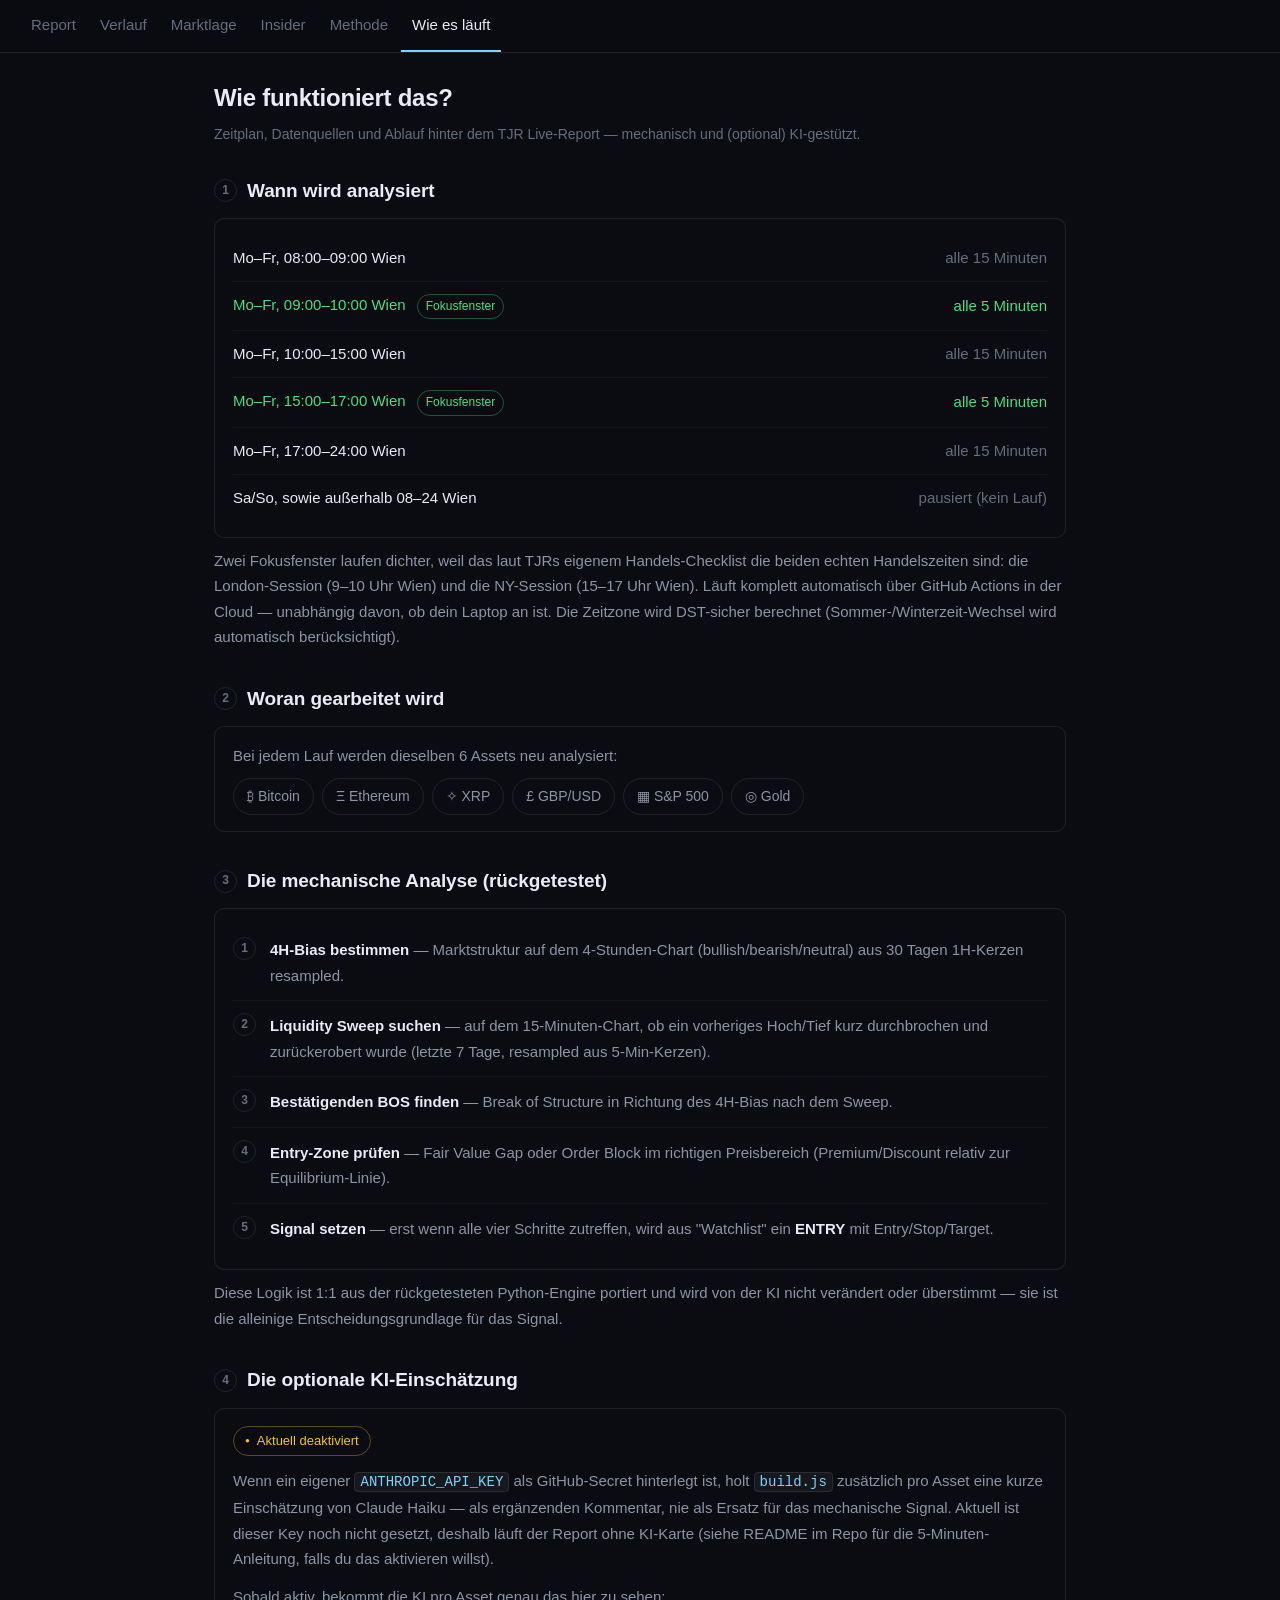
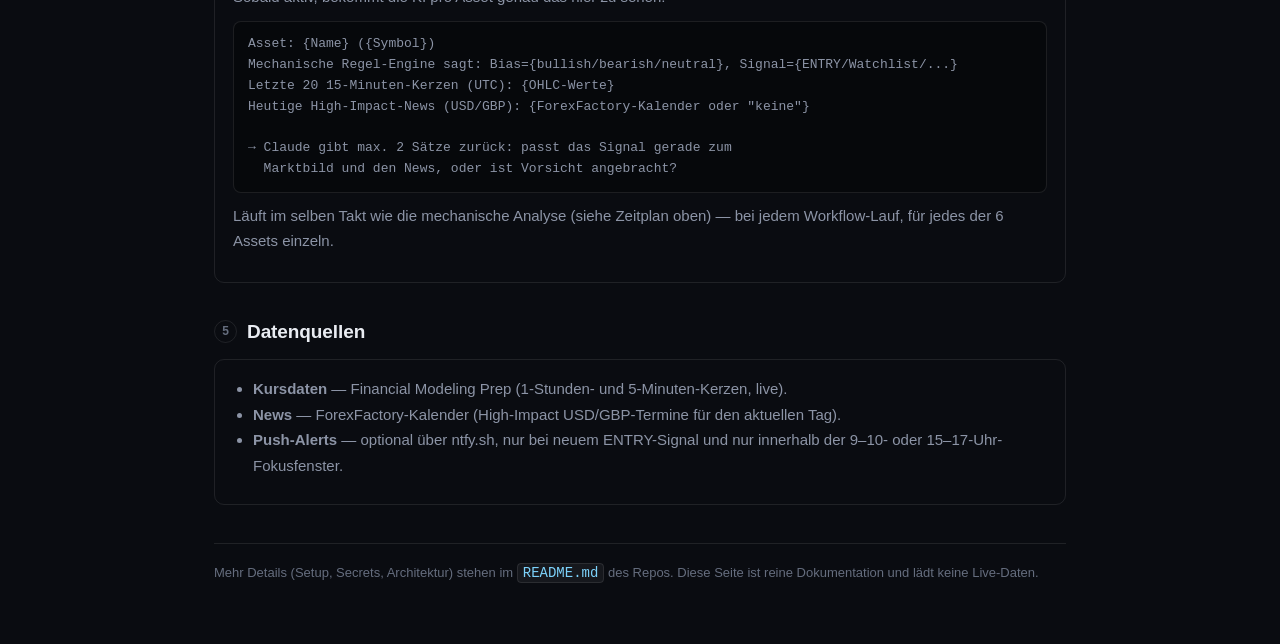
<file: docs/how_it_works.html>
<!DOCTYPE html>
<html>
<head>
<meta charset="utf-8">
<title>Wie funktioniert das? — TJR Live-Report</title>
<link rel="stylesheet" href="stil.css">
<style>
  /* Grundlagen stehen in stil.css. Hier nur das Eigene dieser Seite. */
  body { padding: 0; }
  .inhalt { max-width: var(--schmal); margin: 0 auto; padding: 26px 24px 60px; }
  .topbar { margin-bottom: 4px; }
  .brand { display: flex; align-items: center; gap: 10px; }
  .dot { display: none; }
  .back { display: none; }          /* ersetzt durch die Navigationsleiste */
  .subtitle { color: var(--leiser); font-size: 0.875rem; margin: 6px 0 30px; }

  section { margin-bottom: 34px; }
  h2 { display: flex; align-items: center; gap: 10px; margin: 0 0 12px; }
  /* Die Nummern bleiben: die Abschnitte sind wirklich eine Reihenfolge. */
  h2 .num {
    display: inline-flex; align-items: center; justify-content: center;
    width: 23px; height: 23px; border-radius: 50%; font-size: 0.75rem; font-weight: 600;
    border: 1px solid var(--rand); color: var(--leiser); flex-shrink: 0;
  }
  p, li { font-size: 0.9375rem; line-height: 1.7; color: var(--leise); }
  ul { margin: 0 0 10px; padding-left: 20px; }
  code {
    background: rgba(255,255,255,0.05); border: 1px solid var(--rand);
    border-radius: 4px; padding: 1px 5px; font-size: 0.875rem; color: var(--akzent);
    font-family: ui-monospace, SFMono-Regular, Menlo, Consolas, monospace;
  }
  .card { border: 1px solid var(--rand); border-radius: var(--rund); padding: 16px 18px; }

  .schedule-row {
    display: flex; justify-content: space-between; align-items: center;
    padding: 11px 0; border-bottom: 1px solid var(--rand-zart);
    font-size: 0.9375rem; gap: 12px;
  }
  .schedule-row:last-child { border-bottom: none; }
  .schedule-row .time { color: var(--schrift); font-weight: 500; white-space: nowrap;
                        font-variant-numeric: tabular-nums; }
  .schedule-row .freq { color: var(--leiser); text-align: right; }
  /* Am Handy passen Zeit und Takt nicht in eine Zeile - dann untereinander. */
  @media (max-width: 460px) {
    .schedule-row { flex-wrap: wrap; gap: 2px; }
    .schedule-row .freq { text-align: left; width: 100%; }
  }
  .schedule-row.focus .time, .schedule-row.focus .freq { color: var(--rauf); }
  .badge-focus {
    display: inline-block; font-size: 0.75rem; padding: 2px 8px; border-radius: var(--rund-voll);
    margin-left: 7px; color: var(--rauf); border: 1px solid rgba(74,222,128,0.35);
  }

  .steps { counter-reset: step; }
  .step { display: flex; gap: 14px; padding: 12px 0; border-bottom: 1px solid var(--rand-zart); }
  .step:last-child { border-bottom: none; }
  .step-marker {
    counter-increment: step; flex-shrink: 0; width: 23px; height: 23px; border-radius: 50%;
    display: flex; align-items: center; justify-content: center;
    font-size: 0.75rem; font-weight: 600;
    border: 1px solid var(--rand); color: var(--leiser);
  }
  .step-marker::before { content: counter(step); }
  .step-body { font-size: 0.9375rem; color: var(--leise); line-height: 1.7; }
  .step-body strong { color: var(--schrift); }

  .assets-grid { display: flex; flex-wrap: wrap; gap: 8px; margin-top: 6px; }
  .asset-chip {
    font-size: 0.875rem; padding: 6px 13px; border-radius: var(--rund-voll);
    border: 1px solid var(--rand); color: var(--leise);
  }

  .status-pill {
    display: inline-flex; align-items: center; gap: 7px; font-size: 0.8125rem;
    padding: 4px 11px; border-radius: var(--rund-voll); margin-bottom: 12px;
  }
  .status-off { color: var(--warn); border: 1px solid rgba(251,191,36,0.35); }
  .status-off::before { content: "●"; font-size: 8px; }

  .prompt-box {
    background: rgba(0,0,0,0.3); border: 1px solid var(--rand); border-radius: 8px;
    padding: 12px 14px; font-size: 0.8125rem; line-height: 1.6; color: var(--leise);
    font-family: ui-monospace, SFMono-Regular, Menlo, Consolas, monospace;
    margin-top: 10px; white-space: pre-wrap;
  }

  .footer-note {
    font-size: 0.8125rem; color: var(--leiser);
    border-top: 1px solid var(--rand); padding-top: 18px; margin-top: 38px;
  }
</style>
</head>
<body>
<!-- Gemeinsame Navigationsleiste (22.10.2026). Vorher hatte jede Seite
     ihren eigenen Zurueck-Knopf und man sah nicht, was es sonst gibt. -->
<nav class="leiste" aria-label="Bereiche des Dashboards">
  <div class="leiste-rolle">
    <a href="index.html">Report</a>
    <a href="history.html">Verlauf</a>
    <a href="marktlage.html">Marktlage</a>
    <a href="insider.html">Insider</a>
    <a href="tjr_methode.html">Methode</a>
    <a href="how_it_works.html" class="hier" aria-current="page">Wie es läuft</a>
  </div>
</nav>

<div class="inhalt">

  <div class="topbar">
    <div class="brand">
      <h1>Wie funktioniert das?</h1>
    </div>
  </div>
  <div class="subtitle">Zeitplan, Datenquellen und Ablauf hinter dem TJR Live-Report — mechanisch und (optional) KI-gestützt.</div>

  <section>
    <h2><span class="num">1</span>Wann wird analysiert</h2>
    <div class="card">
      <div class="schedule-row">
        <span class="time">Mo–Fr, 08:00–09:00 Wien</span>
        <span class="freq">alle 15 Minuten</span>
      </div>
      <div class="schedule-row focus">
        <span class="time">Mo–Fr, 09:00–10:00 Wien <span class="badge-focus">Fokusfenster</span></span>
        <span class="freq">alle 5 Minuten</span>
      </div>
      <div class="schedule-row">
        <span class="time">Mo–Fr, 10:00–15:00 Wien</span>
        <span class="freq">alle 15 Minuten</span>
      </div>
      <div class="schedule-row focus">
        <span class="time">Mo–Fr, 15:00–17:00 Wien <span class="badge-focus">Fokusfenster</span></span>
        <span class="freq">alle 5 Minuten</span>
      </div>
      <div class="schedule-row">
        <span class="time">Mo–Fr, 17:00–24:00 Wien</span>
        <span class="freq">alle 15 Minuten</span>
      </div>
      <div class="schedule-row">
        <span class="time">Sa/So, sowie außerhalb 08–24 Wien</span>
        <span class="freq">pausiert (kein Lauf)</span>
      </div>
    </div>
    <p style="margin-top:10px">Zwei Fokusfenster laufen dichter, weil das laut TJRs eigenem Handels-Checklist die beiden echten Handelszeiten sind: die London-Session (9–10 Uhr Wien) und die NY-Session (15–17 Uhr Wien). Läuft komplett automatisch über GitHub Actions in der Cloud — unabhängig davon, ob dein Laptop an ist. Die Zeitzone wird DST-sicher berechnet (Sommer-/Winterzeit-Wechsel wird automatisch berücksichtigt).</p>
  </section>

  <section>
    <h2><span class="num">2</span>Woran gearbeitet wird</h2>
    <div class="card">
      <p style="margin-bottom:10px">Bei jedem Lauf werden dieselben 6 Assets neu analysiert:</p>
      <div class="assets-grid">
        <span class="asset-chip">₿ Bitcoin</span>
        <span class="asset-chip">Ξ Ethereum</span>
        <span class="asset-chip">✧ XRP</span>
        <span class="asset-chip">£ GBP/USD</span>
        <span class="asset-chip">▦ S&amp;P 500</span>
        <span class="asset-chip">◎ Gold</span>
      </div>
    </div>
  </section>

  <section>
    <h2><span class="num">3</span>Die mechanische Analyse (rückgetestet)</h2>
    <div class="card steps">
      <div class="step">
        <span class="step-marker"></span>
        <span class="step-body"><strong>4H-Bias bestimmen</strong> — Marktstruktur auf dem 4-Stunden-Chart (bullish/bearish/neutral) aus 30 Tagen 1H-Kerzen resampled.</span>
      </div>
      <div class="step">
        <span class="step-marker"></span>
        <span class="step-body"><strong>Liquidity Sweep suchen</strong> — auf dem 15-Minuten-Chart, ob ein vorheriges Hoch/Tief kurz durchbrochen und zurückerobert wurde (letzte 7 Tage, resampled aus 5-Min-Kerzen).</span>
      </div>
      <div class="step">
        <span class="step-marker"></span>
        <span class="step-body"><strong>Bestätigenden BOS finden</strong> — Break of Structure in Richtung des 4H-Bias nach dem Sweep.</span>
      </div>
      <div class="step">
        <span class="step-marker"></span>
        <span class="step-body"><strong>Entry-Zone prüfen</strong> — Fair Value Gap oder Order Block im richtigen Preisbereich (Premium/Discount relativ zur Equilibrium-Linie).</span>
      </div>
      <div class="step">
        <span class="step-marker"></span>
        <span class="step-body"><strong>Signal setzen</strong> — erst wenn alle vier Schritte zutreffen, wird aus "Watchlist" ein <strong>ENTRY</strong> mit Entry/Stop/Target.</span>
      </div>
    </div>
    <p style="margin-top:10px">Diese Logik ist 1:1 aus der rückgetesteten Python-Engine portiert und wird von der KI nicht verändert oder überstimmt — sie ist die alleinige Entscheidungsgrundlage für das Signal.</p>
  </section>

  <section>
    <h2><span class="num">4</span>Die optionale KI-Einschätzung</h2>
    <div class="card">
      <span class="status-pill status-off">Aktuell deaktiviert</span>
      <p>Wenn ein eigener <code>ANTHROPIC_API_KEY</code> als GitHub-Secret hinterlegt ist, holt <code>build.js</code> zusätzlich pro Asset eine kurze Einschätzung von Claude Haiku — als ergänzenden Kommentar, nie als Ersatz für das mechanische Signal. Aktuell ist dieser Key noch nicht gesetzt, deshalb läuft der Report ohne KI-Karte (siehe README im Repo für die 5-Minuten-Anleitung, falls du das aktivieren willst).</p>
      <p>Sobald aktiv, bekommt die KI pro Asset genau das hier zu sehen:</p>
      <div class="prompt-box">Asset: {Name} ({Symbol})
Mechanische Regel-Engine sagt: Bias={bullish/bearish/neutral}, Signal={ENTRY/Watchlist/...}
Letzte 20 15-Minuten-Kerzen (UTC): {OHLC-Werte}
Heutige High-Impact-News (USD/GBP): {ForexFactory-Kalender oder "keine"}

→ Claude gibt max. 2 Sätze zurück: passt das Signal gerade zum
  Marktbild und den News, oder ist Vorsicht angebracht?</div>
      <p style="margin-top:10px">Läuft im selben Takt wie die mechanische Analyse (siehe Zeitplan oben) — bei jedem Workflow-Lauf, für jedes der 6 Assets einzeln.</p>
    </div>
  </section>

  <section>
    <h2><span class="num">5</span>Datenquellen</h2>
    <div class="card">
      <ul>
        <li><strong>Kursdaten</strong> — Financial Modeling Prep (1-Stunden- und 5-Minuten-Kerzen, live).</li>
        <li><strong>News</strong> — ForexFactory-Kalender (High-Impact USD/GBP-Termine für den aktuellen Tag).</li>
        <li><strong>Push-Alerts</strong> — optional über ntfy.sh, nur bei neuem ENTRY-Signal und nur innerhalb der 9–10- oder 15–17-Uhr-Fokusfenster.</li>
      </ul>
    </div>
  </section>

  <div class="footer-note">
    Mehr Details (Setup, Secrets, Architektur) stehen im <code>README.md</code> des Repos. Diese Seite ist reine Dokumentation und lädt keine Live-Daten.
  </div>

</div>
</body>
</html>
</file>
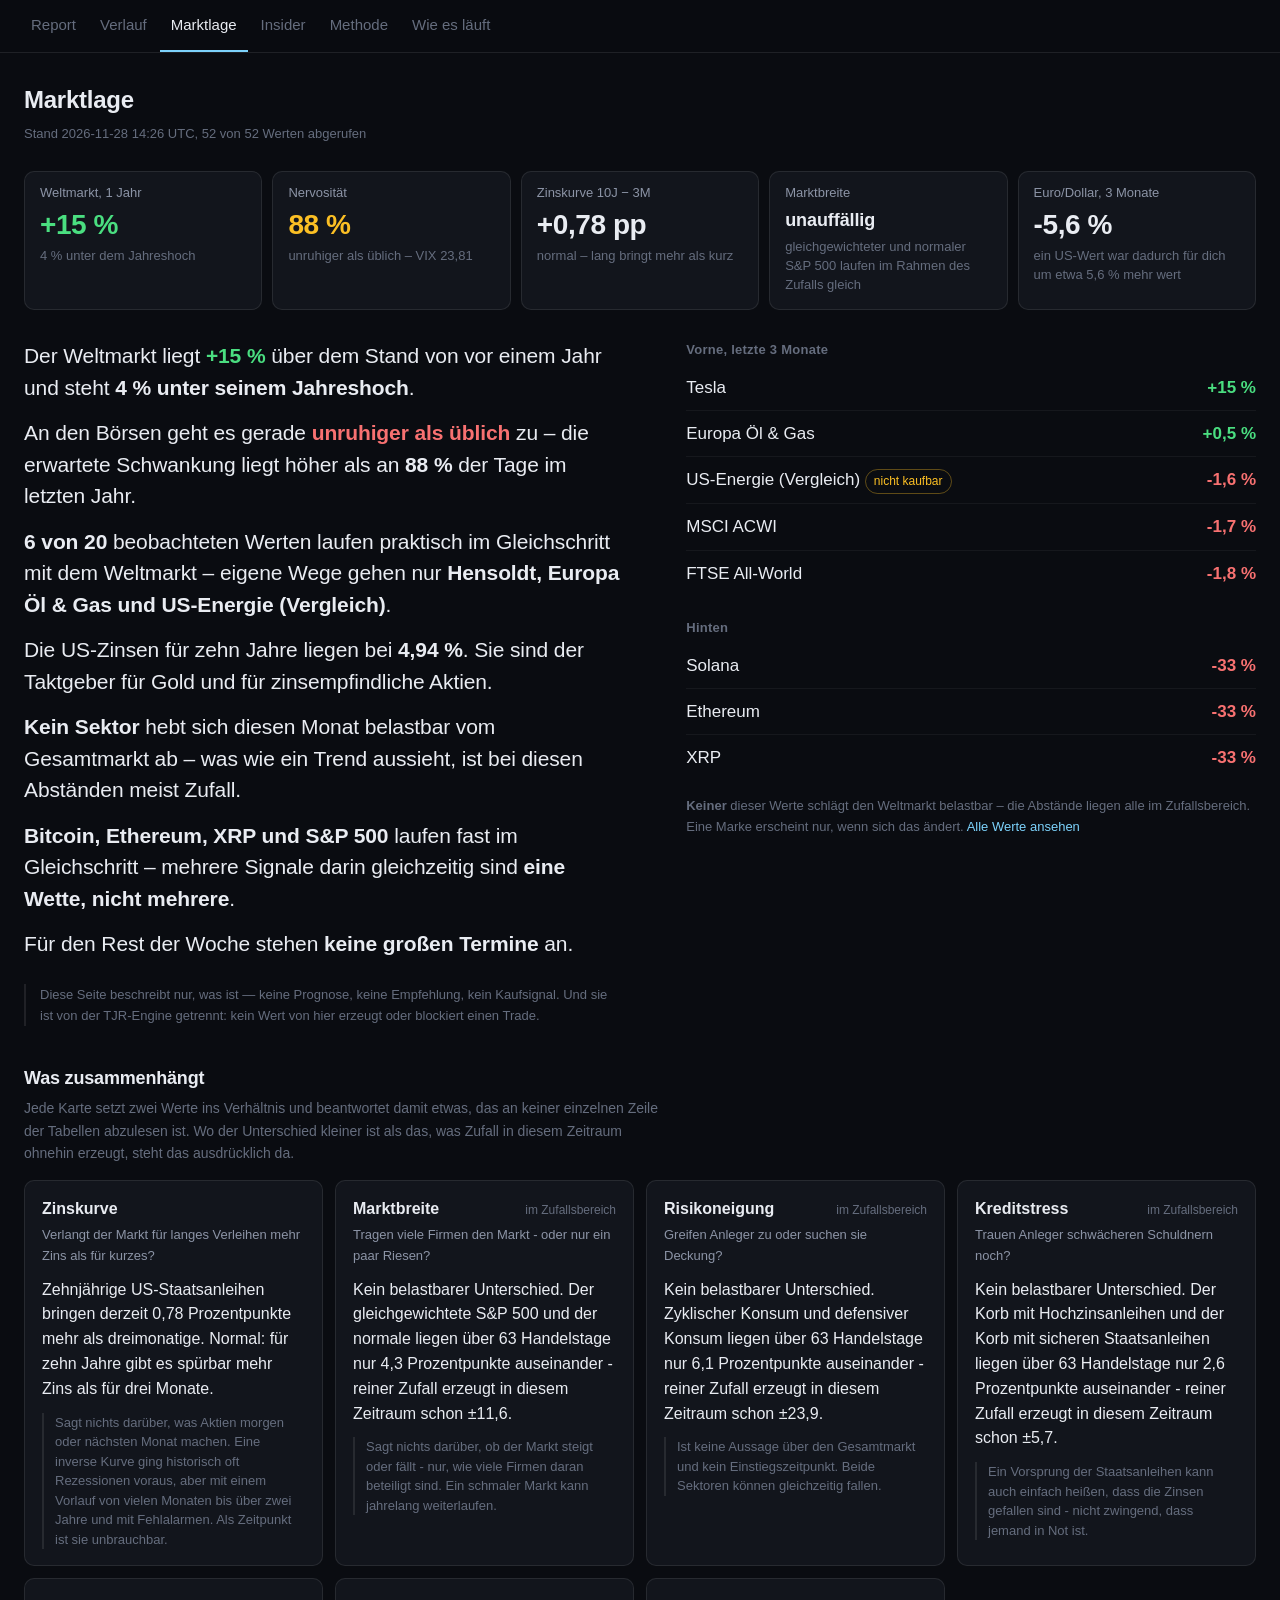
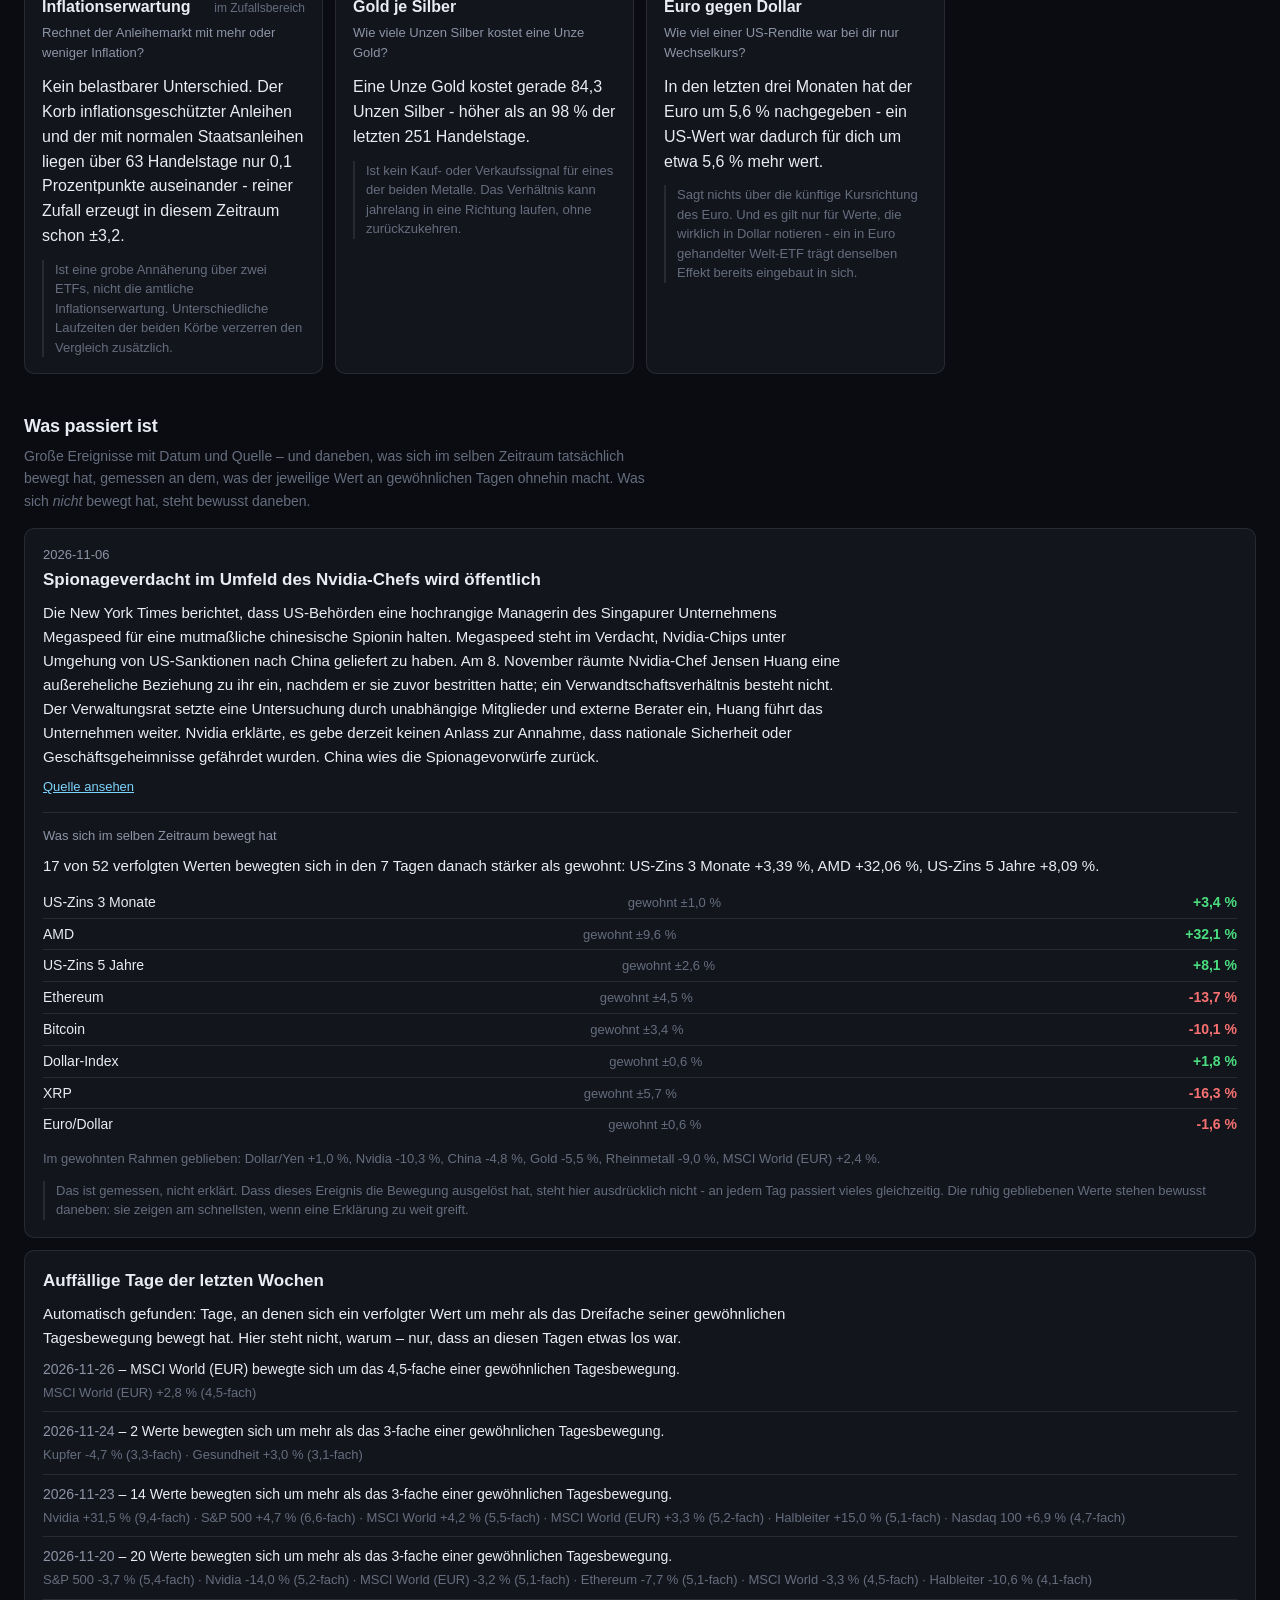
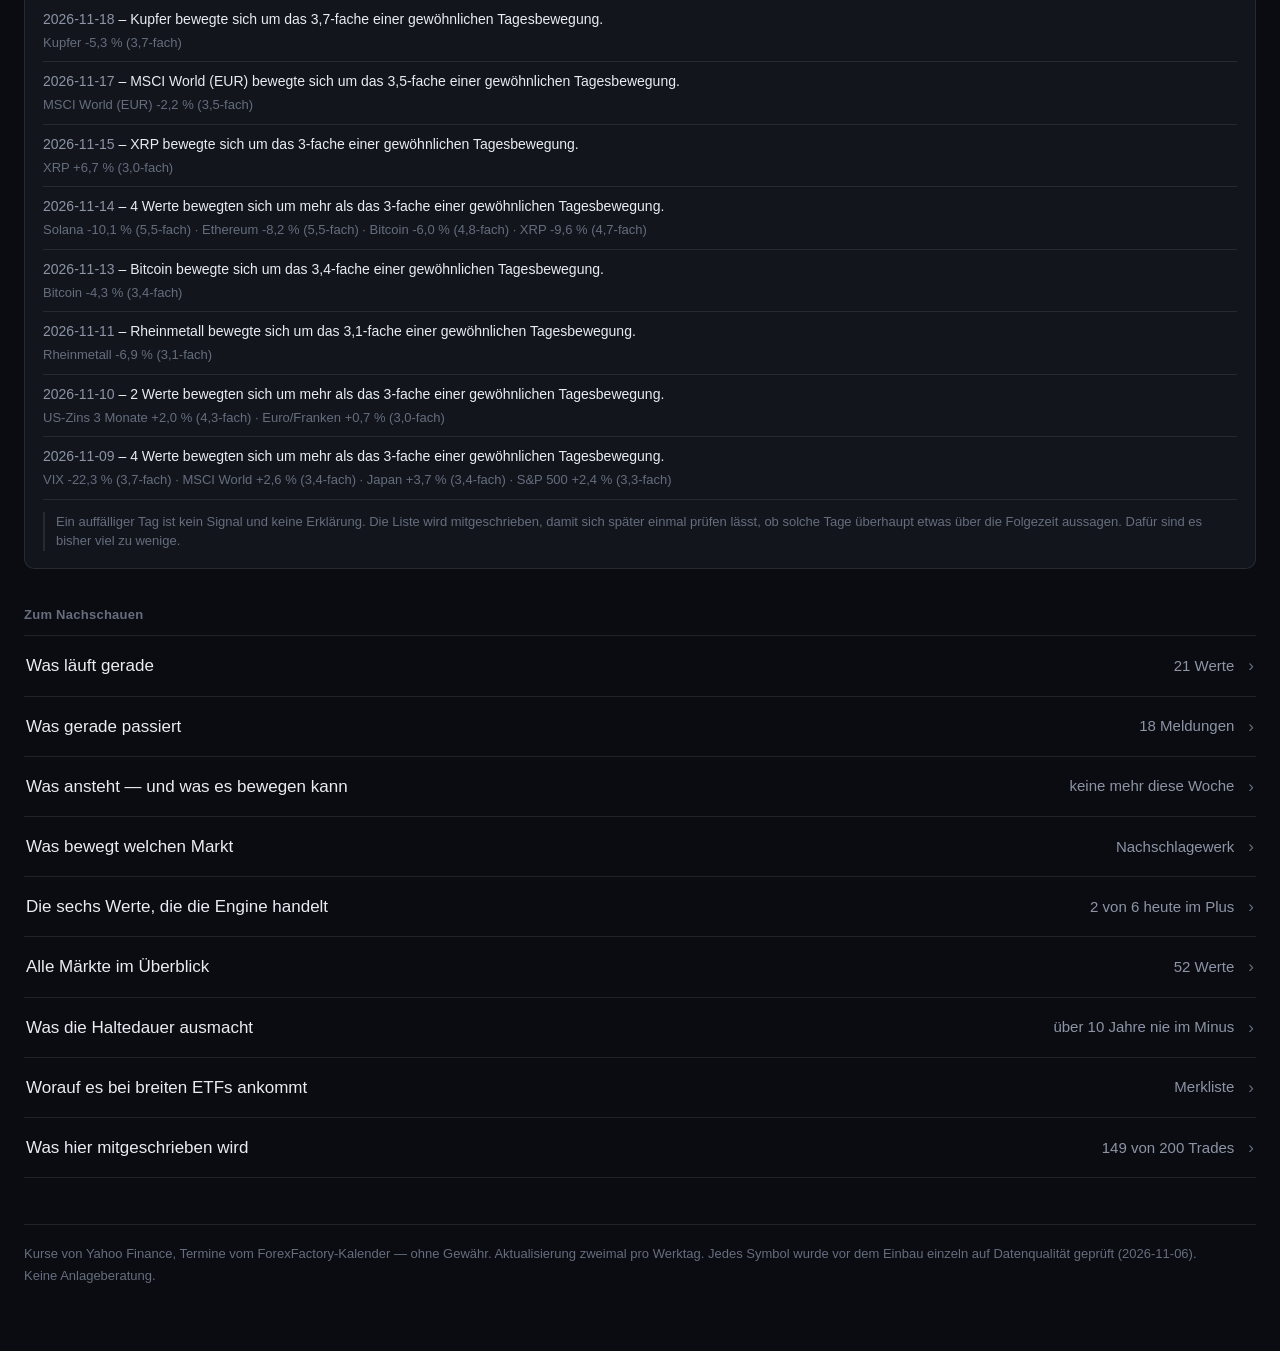
<file: docs/marktlage.html>
<!DOCTYPE html>
<html lang="de">
<head>
<meta charset="utf-8">
<meta name="viewport" content="width=device-width, initial-scale=1">
<title>Marktlage</title>
<link rel="stylesheet" href="stil.css">
<style>
  /* ===================================================================
     UMBAU 18.10.2026 - Tiam: "zu viel Text, zu klein, zu kompliziert.
     Man soll vieles auf den ersten Blick erkennen."

     Die alte Seite war ueber mehrere Sitzungen gewachsen: neun Bloecke,
     jeder mit eigenem Erklaerkasten. Einzeln sinnvoll, zusammen eine Wand.

     Drei Regeln fuer den Umbau:
       1. Oben steht ein LAGEBERICHT in ganzen Saetzen. Wer nichts
          anklickt, hat in zehn Sekunden verstanden, was los ist.
       2. Alles Weitere ist ZUGEKLAPPT. Die Zahlen sind nicht weg, sie
          draengen sich nur nicht mehr auf.
       3. Groesser: Grundschrift 16px statt 12,5px.

     Die Saetze oben kommen aus denselben Daten wie die Tabellen darunter,
     samt Rauschpruefung - andere Darstellung, nicht andere Aussage.
     =================================================================== */
  /* Farben, Schrift, Leiste und Nach-oben-Knopf stehen jetzt in stil.css -
     fuer alle Seiten gemeinsam. Hier bleibt nur, was es nur hier gibt.
     Die Leiste laeuft in derselben Breite wie der Inhalt. */

  * { box-sizing: border-box; }

  html { font-size: 16px; }
  body {
    margin: 0; padding: 0; background: var(--grund); color: var(--schrift);
    font-family: -apple-system, BlinkMacSystemFont, "Segoe UI", Roboto, "Helvetica Neue", sans-serif;
    font-size: 1rem; line-height: 1.6;
    -webkit-font-smoothing: antialiased;
  }
  .seite { max-width: var(--breit); margin: 0 auto; padding: 22px 24px 64px; }

  /* ---------- Kopf ---------- */
  .kopf { display: flex; align-items: flex-start; justify-content: space-between; gap: 16px; flex-wrap: wrap; }
  .kopf { margin-top: 6px; }
  h1 { font-size: 1.5rem; font-weight: 700; margin: 0; letter-spacing: -0.01em; }
  .stand { color: var(--leiser); font-size: 0.8125rem; margin-top: 5px; }

  /* ===================================================================
     KACHELN - Umbau 06.11.2026.
     Tiam: "die Webseite da bei der Marktlage ein bisschen besser designen".

     Der Lagebericht in ganzen Saetzen bleibt, er erklaert. Aber davor fehlte
     die Ebene darueber: die fuenf Zahlen, die zaehlen, ohne einen einzigen
     Satz lesen zu muessen. Genau dafuer sind die Kacheln da - sie stehen vor
     dem Fliesstext, nicht statt seiner.

     Bewusst zurueckhaltend: keine Verlaeufe, kein Schatten, keine Farbe als
     Schmuck. Farbe traegt hier Bedeutung (rauf/runter/auffaellig) und wird
     sonst weggelassen, sonst sagt sie nichts mehr.
     =================================================================== */
  .kacheln {
    display: grid; grid-template-columns: repeat(auto-fit, minmax(186px, 1fr));
    gap: 10px; margin-top: 26px;
  }
  .kachel {
    border: 1px solid var(--rand); border-radius: 10px; background: var(--feld);
    padding: 13px 15px 14px; min-width: 0;
  }
  .kachel .k-marke { color: var(--leise); font-size: 0.8125rem; line-height: 1.3; }
  .kachel .k-wert {
    font-size: 1.75rem; font-weight: 600; line-height: 1.15; margin-top: 7px;
    letter-spacing: -0.015em; font-variant-numeric: tabular-nums;
    overflow-wrap: anywhere;
  }
  /* Kacheln, deren Wert ein WORT ist und keine Zahl ("unauffaellig", ein
     Terminname). In 28px zerbrach "US-Lohnentwicklung" mitten im Wort zu
     "US-Lohnentwickl / ung". Woerter brauchen weniger Groesse und duerfen
     nur an sinnvollen Stellen umbrechen. */
  .kachel .k-wert.k-wort {
    font-size: 1.125rem; line-height: 1.3; letter-spacing: -0.005em;
    overflow-wrap: break-word; hyphens: auto;
  }
  .kachel .k-sub { color: var(--leiser); font-size: 0.8125rem; line-height: 1.45; margin-top: 6px; }
  .kachel .rauf { color: var(--rauf); }
  .kachel .runter { color: var(--runter); }
  .kachel .warn { color: var(--warn); }
  .kachel .ruhig { color: var(--akzent); }

  /* ===================================================================
     VERHAELTNISSE - Kennzahlen aus je zwei Werten.
     Jede Karte beantwortet genau eine Frage. Die Frage steht klein darueber,
     damit man die Karte ueberspringen kann, wenn einen die Frage nicht
     interessiert. Der "sagt nicht"-Satz steht IMMER dabei und ist optisch
     abgesetzt - er ist kein Kleingedrucktes, sondern Teil der Aussage.
     =================================================================== */
  .verh-block { margin-top: 38px; }
  .verh-block h2 {
    font-size: 1.125rem; font-weight: 650; margin: 0 0 4px; letter-spacing: -0.01em;
  }
  .verh-block .verh-vor { color: var(--leiser); font-size: 0.875rem; margin: 0 0 16px; max-width: 46em; }
  .verh {
    display: grid; grid-template-columns: repeat(auto-fit, minmax(290px, 1fr));
    gap: 12px;
  }
  .v-karte {
    border: 1px solid var(--rand); border-radius: 10px; background: var(--feld);
    padding: 15px 17px 16px; min-width: 0;
  }
  .v-kopf { display: flex; align-items: baseline; justify-content: space-between; gap: 10px; }
  .v-titel { font-size: 1rem; font-weight: 600; }
  .v-stufe { font-size: 0.75rem; white-space: nowrap; color: var(--leiser); }
  .v-stufe.deutlich { color: var(--akzent); }
  .v-stufe.schwach { color: var(--warn); }
  .v-frage { color: var(--leise); font-size: 0.8125rem; margin-top: 3px; }
  .v-satz { font-size: 1rem; line-height: 1.55; margin-top: 11px; }
  .v-zahl { font-variant-numeric: tabular-nums; font-weight: 600; }
  .v-nicht {
    color: var(--leiser); font-size: 0.8125rem; line-height: 1.5; margin-top: 11px;
    padding-left: 11px; border-left: 2px solid var(--rand);
  }
  .v-fehlt { color: var(--leiser); font-size: 0.875rem; margin-top: 10px; }

  /* ===================================================================
     EREIGNIS-CHRONIK (15.11.2026)
     Was passiert ist - und daneben, was sich messbar bewegt hat. Die
     Messung steht optisch GLEICHWERTIG neben dem Text, nicht darunter als
     Fussnote: sie ist der eigentliche Inhalt, der Text nur der Anlass.
     =================================================================== */
  .ereig-block { margin-top: 38px; }
  .ereig-block h2 { font-size: 1.125rem; font-weight: 650; margin: 0 0 4px; letter-spacing: -0.01em; }
  .ereig-block .ereig-vor { color: var(--leiser); font-size: 0.875rem; margin: 0 0 16px; max-width: 46em; }
  .e-karte {
    border: 1px solid var(--rand); border-radius: 10px; background: var(--feld);
    padding: 16px 18px 17px; margin-bottom: 12px;
  }
  .e-datum { color: var(--leise); font-size: 0.8125rem; font-variant-numeric: tabular-nums; }
  .e-titel { font-size: 1.0625rem; font-weight: 600; margin-top: 3px; line-height: 1.35; }
  .e-text { font-size: 0.9375rem; line-height: 1.6; margin-top: 9px; max-width: 54em; }
  .e-quelle { font-size: 0.8125rem; margin-top: 8px; }
  .e-quelle a { color: var(--akzent); }
  .e-messung { margin-top: 14px; padding-top: 13px; border-top: 1px solid var(--rand); }
  .e-messung-titel { font-size: 0.8125rem; color: var(--leise); margin-bottom: 7px; }
  .e-satz { font-size: 0.9375rem; line-height: 1.55; }
  .e-liste { list-style: none; padding: 0; margin: 10px 0 0; }
  .e-liste li {
    display: flex; gap: 10px; align-items: baseline; justify-content: space-between;
    font-size: 0.875rem; padding: 4px 0; border-bottom: 1px solid var(--rand);
  }
  .e-liste li:last-child { border-bottom: 0; }
  .e-liste .e-name { color: var(--schrift); min-width: 0; overflow-wrap: anywhere; }
  .e-liste .e-zahl { font-variant-numeric: tabular-nums; white-space: nowrap; font-weight: 600; }
  .e-liste .e-norm { color: var(--leiser); font-size: 0.8125rem; white-space: nowrap; }
  .e-ruhig { color: var(--leiser); font-size: 0.8125rem; margin-top: 9px; line-height: 1.5; }
  .e-nicht {
    color: var(--leiser); font-size: 0.8125rem; line-height: 1.5; margin-top: 12px;
    padding-left: 11px; border-left: 2px solid var(--rand);
  }
  .e-auff { font-size: 0.875rem; line-height: 1.5; padding: 9px 0; border-bottom: 1px solid var(--rand); }
  .e-auff:last-child { border-bottom: 0; }
  .e-auff .e-auff-tag { font-variant-numeric: tabular-nums; color: var(--leise); }
  .e-auff .e-auff-werte { color: var(--leiser); font-size: 0.8125rem; margin-top: 3px; }

  /* ---------- Lagebericht: der Kern der Seite ---------- */
  .lage { margin: 32px 0 0; }
  .lage p {
    /* 06.11.2026 von 1.5rem auf 1.3125rem: acht Absaetze in 24px waren
       zusammen wieder eine Wand - genau das, was der Umbau im Oktober
       abstellen sollte. Deutlich groesser als der Fliesstext der uebrigen
       Seiten bleibt es trotzdem, Tiams "zu klein" von damals gilt weiter. */
    font-size: 1.3125rem; line-height: 1.5; margin: 0 0 14px;
    letter-spacing: -0.005em; max-width: 36em;   /* Zeilenlaenge gedeckelt, nicht die Seite */
  }
  .lage p:last-child { margin-bottom: 0; }
  .lage b { font-weight: 650; }
  .lage .rauf { color: var(--rauf); }
  .lage .runter { color: var(--runter); }
  .lage .ruhig { color: var(--akzent); }

  /* ---------- Kopf der Seite: Lagebericht + Tafel ---------- */
  @media (min-width: 1100px) {
    .oben {
      display: grid;
      grid-template-columns: minmax(0, 1.05fr) minmax(0, 1fr);
      gap: 0 64px;
      align-items: start;
    }
    /* Beide Spalten auf derselben Hoehe beginnen lassen. */
    .oben .lage { margin-top: 30px; }
    .oben .tafel { margin-top: 30px; }
    /* In der schmaleren rechten Spalte stehen Vorne und Hinten untereinander. */
    .oben .tafel-paar { grid-template-columns: 1fr; gap: 22px; }
  }

  /* ---------- Tafel: vorne und hinten auf einen Blick ---------- */
  .tafel { margin-top: 32px; }
  .tafel-paar { display: grid; grid-template-columns: 1fr 1fr; gap: 14px 56px; }
  .tafel h3 {
    font-size: 0.8125rem; font-weight: 600; color: var(--leiser);
    margin: 0 0 4px; letter-spacing: 0.02em;
  }
  .tafel-zeile {
    display: flex; align-items: baseline; gap: 10px;
    padding: 9px 0; border-bottom: 1px solid rgba(255,255,255,0.05);
  }
  .tafel-zeile:last-child { border-bottom: none; }
  .tafel-name { flex: 1 1 auto; font-size: 1.0625rem; font-weight: 500; min-width: 0;
                overflow: hidden; text-overflow: ellipsis; white-space: nowrap; }
  .tafel-wert { font-size: 1.0625rem; font-weight: 600; white-space: nowrap;
                font-variant-numeric: tabular-nums; }
  .tafel-fuss { color: var(--leiser); font-size: 0.8125rem; line-height: 1.6;
                margin-top: 16px; max-width: 46em; }
  .tafel-fuss a { color: var(--akzent); text-decoration: none; cursor: pointer; }
  .tafel-fuss a:hover { text-decoration: underline; }

  .hinweis-klein {
    margin-top: 24px; color: var(--leiser); font-size: 0.8125rem; line-height: 1.65;
    border-left: 2px solid var(--rand); padding-left: 14px; max-width: 46em;
  }

  /* ---------- Aufklappbare Abschnitte ---------- */
  .mehr { margin-top: 36px; }
  .mehr > h2 {
    font-size: 0.8125rem; font-weight: 600; color: var(--leiser);
    margin: 0 0 10px; letter-spacing: 0.02em;
  }
  details.ab { border-top: 1px solid var(--rand); }
  details.ab:last-of-type { border-bottom: 1px solid var(--rand); }
  details.ab > summary {
    cursor: pointer; list-style: none; padding: 16px 2px;
    display: flex; align-items: center; gap: 14px;
    font-size: 1.0625rem; font-weight: 500;
  }
  details.ab > summary::-webkit-details-marker { display: none; }
  details.ab > summary:hover { color: var(--akzent); }
  details.ab > summary:focus-visible { outline: 2px solid var(--akzent); outline-offset: 3px; border-radius: 4px; }
  details.ab > summary > span:first-child { flex: 1 1 auto; }
  .sum-wert { color: var(--leise); font-size: 0.9375rem; font-weight: 400; text-align: right; }
  .pfeil { color: var(--leiser); flex-shrink: 0; transition: transform 0.18s ease; }
  details.ab[open] > summary .pfeil { transform: rotate(90deg); }
  .inhalt { padding: 2px 2px 26px; }

  /* ---------- Tabellen ---------- */
  /* Waagrechter Schatten am rechten Rand, solange noch etwas zu sehen ist -
     ohne den sieht eine abgeschnittene Tabelle am Handy kaputt aus statt
     scrollbar. Reines CSS, kein Skript. */
  .rahmen {
    overflow-x: auto;
    background:
      linear-gradient(to right, var(--grund) 30%, rgba(10,12,17,0)) left center / 28px 100% no-repeat local,
      linear-gradient(to left,  var(--grund) 30%, rgba(10,12,17,0)) right center / 28px 100% no-repeat local,
      radial-gradient(farthest-side at 0 50%, rgba(255,255,255,0.14), rgba(255,255,255,0)) left center / 14px 100% no-repeat scroll,
      radial-gradient(farthest-side at 100% 50%, rgba(255,255,255,0.14), rgba(255,255,255,0)) right center / 14px 100% no-repeat scroll;
  }
  table { width: 100%; border-collapse: collapse; font-size: 0.9375rem; }
  th {
    text-align: right; padding: 8px 10px 8px 0; color: var(--leiser);
    font-weight: 500; font-size: 0.8125rem; white-space: nowrap;
    border-bottom: 1px solid var(--rand);
  }
  th:first-child { text-align: left; }
  td { padding: 11px 10px 11px 0; border-bottom: 1px solid rgba(255,255,255,0.04);
       text-align: right; white-space: nowrap; vertical-align: top; }
  td:first-child { text-align: left; white-space: normal; }
  .nam { font-weight: 500; }
  .sym { color: var(--leiser); font-size: 0.8125rem; margin-left: 7px; }
  .unter { color: var(--leiser); font-size: 0.8125rem; line-height: 1.45; margin-top: 3px; white-space: normal; }
  .zahl { font-variant-numeric: tabular-nums; font-feature-settings: "tnum"; }
  .rauf { color: var(--rauf); }
  .runter { color: var(--runter); }
  .still { color: var(--leiser); }
  .kopfzeile td {
    padding: 22px 0 7px; color: var(--leiser); font-size: 0.8125rem;
    font-weight: 600; border-bottom: 1px solid var(--rand); text-align: left;
  }
  tr.leise td, tr.leise .nam { color: var(--leiser); }

  /* ---------- Marken ---------- */
  .marke {
    display: inline-block; font-size: 0.75rem; padding: 2px 8px; border-radius: 999px;
    border: 1px solid var(--rand); color: var(--leiser); white-space: nowrap;
  }
  .m-rauf   { color: var(--rauf);   border-color: rgba(74,222,128,0.35); }
  .m-runter { color: var(--runter); border-color: rgba(248,113,113,0.35); }
  .m-warn   { color: var(--warn);   border-color: rgba(251,191,36,0.35); }
  .m-akz    { color: var(--akzent); border-color: rgba(125,211,252,0.35); }

  /* ---------- Spannenbalken ---------- */
  .spanne { position: relative; height: 6px; border-radius: 3px; margin-top: 8px;
            background: rgba(255,255,255,0.07); max-width: 150px; }
  .spanne > i { position: absolute; top: -3px; width: 3px; height: 12px;
                border-radius: 2px; background: var(--schrift); }
  .spanne-text { display: flex; justify-content: space-between; max-width: 150px;
                 color: var(--leiser); font-size: 0.6875rem; margin-top: 4px; }

  /* ---------- "Was heisst das": zweite Ebene ---------- */
  details.erklaer { margin-top: 18px; }
  details.erklaer > summary {
    cursor: pointer; list-style: none; color: var(--leiser); font-size: 0.875rem; padding: 4px 0;
  }
  details.erklaer > summary::-webkit-details-marker { display: none; }
  details.erklaer > summary::before { content: "+ "; }
  details.erklaer[open] > summary::before { content: "\2212 "; }
  details.erklaer > summary:hover { color: var(--schrift); }
  details.erklaer > summary:focus-visible { outline: 2px solid var(--akzent); outline-offset: 3px; border-radius: 4px; }
  .erklaer-text {
    color: var(--leise); font-size: 0.875rem; line-height: 1.7; max-width: 44em; padding: 6px 0 2px;
  }
  .erklaer-text p { margin: 0 0 11px; }
  .erklaer-text p:last-child { margin-bottom: 0; }
  .erklaer-text b { color: var(--schrift); font-weight: 600; }

  .fuss { margin-top: 46px; padding-top: 18px; border-top: 1px solid var(--rand);
          color: var(--leiser); font-size: 0.8125rem; line-height: 1.7; }

  .filter { display: flex; gap: 8px; flex-wrap: wrap; margin: 4px 0 18px; }
  .knopf {
    font-size: 0.875rem; padding: 6px 13px; border-radius: 999px; cursor: pointer;
    border: 1px solid var(--rand); color: var(--leise); background: none; font-family: inherit;
  }
  .knopf:hover { color: var(--schrift); }
  .knopf.an { background: rgba(125,211,252,0.12); border-color: rgba(125,211,252,0.45); color: var(--akzent); }

  .leer { color: var(--leiser); font-size: 0.9375rem; padding: 14px 0; }

  .balken { position: relative; height: 8px; border-radius: 4px; margin-top: 12px;
            background: rgba(255,255,255,0.07); }
  .balken > i { position: absolute; left: 0; top: 0; height: 8px; border-radius: 4px; display: block; }

  @media (min-width: 700px) { .leiste::after { display: none; } }

  @media (max-width: 620px) {
    html { font-size: 15.5px; }
    .seite { padding: 22px 16px 56px; }
    .lage p { font-size: 1.1875rem; }
    .tafel-paar { grid-template-columns: 1fr; gap: 18px; }
    /* Sechs Spalten auf 390px sind nicht lesbar, und seitwaerts wischen ist
       keine Antwort fuer jemanden, der die Seite auf einen Blick verstehen
       will. Darum wird am Handy jede Zeile zu einem Block: Name oben, die
       Zahlen darunter als beschriftete Paare. Keine Spalte faellt weg. */
    .rahmen { overflow-x: visible; background: none; }
    table.stapel { min-width: 0; }
    table.stapel thead { display: none; }
    table.stapel tbody, table.stapel tr { display: block; }
    table.stapel tr { padding: 13px 0; border-bottom: 1px solid rgba(255,255,255,0.06); }
    table.stapel tr:last-child { border-bottom: none; }
    table.stapel td { display: inline-block; border: none; padding: 4px 16px 0 0;
                      text-align: left; white-space: nowrap; }
    table.stapel td:first-child { display: block; padding: 0 0 2px; white-space: normal; }
    table.stapel td[data-k]::before {
      content: attr(data-k) " "; color: var(--leiser); font-size: 0.75rem;
    }
    table.stapel tr.kopfzeile { padding: 20px 0 0; border-bottom: none; }
    table.stapel tr.kopfzeile td { display: block; padding: 0 0 6px;
                                   border-bottom: 1px solid var(--rand); }
    .sum-wert { display: none; }
  }
  @media (prefers-reduced-motion: reduce) { * { transition: none !important; } }
</style>
</head>
<body>

<!-- Navigationsleiste. Vorher fuehrte von hier genau ein Knopf zurueck zum
     Report - dass es Verlauf, Methode und Insider ueberhaupt gibt, war von
     dieser Seite aus nicht zu sehen. Klebt oben, damit der Weg zurueck auch
     mitten in einem langen Abschnitt da ist. -->
<nav class="leiste" aria-label="Bereiche des Dashboards">
  <div class="leiste-rolle">
    <a href="index.html">Report</a>
    <a href="history.html">Verlauf</a>
    <a href="marktlage.html" class="hier" aria-current="page">Marktlage</a>
    <a href="insider.html">Insider</a>
    <a href="tjr_methode.html">Methode</a>
    <a href="how_it_works.html">Wie es l&auml;uft</a>
  </div>
</nav>

<div class="seite">

  <div class="kopf">
    <div>
      <h1>Marktlage</h1>
      <div class="stand" id="stand"></div>
    </div>
  </div>

  <!-- Die Kachelzeile: die wenigen Zahlen, die zaehlen, ohne einen Satz zu
       lesen. Steht VOR dem Lagebericht, ersetzt ihn aber nicht. -->
  <div class="kacheln" id="kacheln"></div>

  <!-- Lagebericht und Tafel bilden zusammen den Kopf der Seite. Auf breiten
       Schirmen stehen sie NEBENEINANDER: der Fliesstext darf nicht ueber die
       ganze Breite laufen (unlesbar), und der Platz daneben bliebe sonst leer.
       Unter 1100 Pixeln stehen sie wieder untereinander. -->
  <div class="oben">
    <!-- Der Lagebericht. Das ist die Seite; alles darunter ist Nachschlagewerk. -->
    <div class="lage" id="lage"></div>

    <!-- Die Tafel steht bewusst OFFEN, nicht in einem Aufklapper: Tiam wollte
         auf einen Blick sehen, was laeuft, ohne irgendwo hinzuklicken. -->
    <div class="tafel" id="tafel"></div>
  </div>

  <div class="hinweis-klein">
    Diese Seite beschreibt nur, was ist &mdash; keine Prognose, keine Empfehlung, kein Kaufsignal.
    Und sie ist von der TJR-Engine getrennt: kein Wert von hier erzeugt oder blockiert einen Trade.
  </div>

  <!-- Verhaeltnis-Kennzahlen. Bewusst OFFEN und nicht im Aufklapper: das ist
       der neue Inhalt der Seite, nicht Nachschlagewerk. -->
  <section class="verh-block">
    <h2>Was zusammenh&auml;ngt</h2>
    <p class="verh-vor">Jede Karte setzt zwei Werte ins Verh&auml;ltnis und beantwortet damit etwas,
      das an keiner einzelnen Zeile der Tabellen abzulesen ist. Wo der Unterschied kleiner ist als das,
      was Zufall in diesem Zeitraum ohnehin erzeugt, steht das ausdr&uuml;cklich da.</p>
    <div class="verh" id="verh"></div>
  </section>

  <!-- Ereignis-Chronik. Offen, nicht im Aufklapper: Tiam hat ausdruecklich
       darum gebeten, dass grosse Ereignisse festgehalten werden. -->
  <section class="ereig-block" id="ereigBlock">
    <h2>Was passiert ist</h2>
    <p class="ereig-vor">Gro&szlig;e Ereignisse mit Datum und Quelle &ndash; und daneben, was sich im
      selben Zeitraum tats&auml;chlich bewegt hat, gemessen an dem, was der jeweilige Wert an
      gew&ouml;hnlichen Tagen ohnehin macht. Was sich <em>nicht</em> bewegt hat, steht bewusst
      daneben.</p>
    <div id="ereigEingetragen"></div>
    <div id="ereigAuffaellig"></div>
  </section>

  <div class="mehr">
    <h2>Zum Nachschauen</h2>

    <details class="ab" id="ab-beobachtung">
      <summary><span>Was l&auml;uft gerade</span>
        <span class="sum-wert" id="sum-beobachtung"></span><span class="pfeil">&#8250;</span></summary>
      <div class="inhalt" id="in-beobachtung"></div>
    </details>

    <details class="ab" id="ab-nachrichten">
      <summary><span>Was gerade passiert</span>
        <span class="sum-wert" id="sum-nachrichten"></span><span class="pfeil">&#8250;</span></summary>
      <div class="inhalt" id="in-nachrichten"></div>
    </details>

    <details class="ab" id="ab-termine">
      <summary><span>Was ansteht &mdash; und was es bewegen kann</span>
        <span class="sum-wert" id="sum-termine"></span><span class="pfeil">&#8250;</span></summary>
      <div class="inhalt" id="in-termine"></div>
    </details>

    <details class="ab" id="ab-treiber">
      <summary><span>Was bewegt welchen Markt</span>
        <span class="sum-wert">Nachschlagewerk</span><span class="pfeil">&#8250;</span></summary>
      <div class="inhalt" id="in-treiber"></div>
    </details>

    <details class="ab" id="ab-gehandelt">
      <summary><span>Die sechs Werte, die die Engine handelt</span>
        <span class="sum-wert" id="sum-gehandelt"></span><span class="pfeil">&#8250;</span></summary>
      <div class="inhalt" id="in-gehandelt"></div>
    </details>

    <details class="ab" id="ab-maerkte">
      <summary><span>Alle M&auml;rkte im &Uuml;berblick</span>
        <span class="sum-wert" id="sum-maerkte"></span><span class="pfeil">&#8250;</span></summary>
      <div class="inhalt" id="in-maerkte"></div>
    </details>

    <details class="ab" id="ab-haltedauer">
      <summary><span>Was die Haltedauer ausmacht</span>
        <span class="sum-wert" id="sum-haltedauer"></span><span class="pfeil">&#8250;</span></summary>
      <div class="inhalt" id="in-haltedauer"></div>
    </details>

    <details class="ab" id="ab-etf">
      <summary><span>Worauf es bei breiten ETFs ankommt</span>
        <span class="sum-wert">Merkliste</span><span class="pfeil">&#8250;</span></summary>
      <div class="inhalt" id="in-etf"></div>
    </details>

    <details class="ab" id="ab-mitschrift">
      <summary><span>Was hier mitgeschrieben wird</span>
        <span class="sum-wert" id="sum-mitschrift"></span><span class="pfeil">&#8250;</span></summary>
      <div class="inhalt" id="in-mitschrift"></div>
    </details>
  </div>

  <div class="fuss">
    Kurse von Yahoo Finance, Termine vom ForexFactory-Kalender &mdash; ohne Gew&auml;hr.
    Aktualisierung zweimal pro Werktag.<span id="fuss-geprueft"></span><br>
    Keine Anlageberatung.
  </div>

</div>

<button class="hoch" id="hoch" type="button" aria-label="Zur&uuml;ck nach oben" hidden>&#8593;</button>

<script>
const DATA = {"stand":"2026-11-28 14:26 UTC","standIso":"2026-11-28T14:26:53.245Z","gruppen":["Gehandelt","Index","Region","Sektor","Rohstoff","Zins","Anleihe","Währung","Umfeld","Krypto","Einzelwert"],"veraltetTage":4,"symboltestVom":"2026-11-06T12:32:49.625Z","anzahl":52,"anzahlOk":52,"eintraege":[{"gruppe":"Index","name":"MSCI World","symbol":"URTH","hinweis":"ETF auf den Weltindex, in USD","einheit":null,"ok":true,"waehrung":"USD","boerse":"PCX","stand":197.66,"standDatum":"2026-11-27","alterTage":0.9,"veraltet":false,"standAusLivekurs":true,"letzteKerzeDatum":"2026-11-27","tage":251,"luecken":0,"stempelKorrigiert":false,"stempelVerworfen":0,"tag":1.6,"tagVon":194.55,"tagVonDatum":"2026-11-25","woche":5.46,"wocheVon":187.43,"wocheVonDatum":"2026-11-20","monat":-5,"monatVon":208.07,"monatVonDatum":"2026-10-28","jahr":null,"jahrVon":null,"jahrVonDatum":null,"versuche":1},{"gruppe":"Index","name":"MSCI World (EUR)","symbol":"IWDA.AS","hinweis":"derselbe Weltindex, in Euro notiert","einheit":null,"ok":true,"waehrung":"EUR","boerse":"AMS","stand":127.23,"standDatum":"2026-11-27","alterTage":0.9,"veraltet":false,"standAusLivekurs":true,"letzteKerzeDatum":"2026-11-27","tage":255,"luecken":1,"stempelKorrigiert":false,"stempelVerworfen":0,"tag":1.12,"tagVon":125.82,"tagVonDatum":"2026-11-26","woche":3.68,"wocheVon":122.71,"wocheVonDatum":"2026-11-20","monat":-3.42,"monatVon":131.73,"monatVonDatum":"2026-10-28","jahr":14.63,"jahrVon":111,"jahrVonDatum":"2025-11-27","versuche":1},{"gruppe":"Index","name":"S&P 500","symbol":"^GSPC","hinweis":"500 größte US-Firmen","einheit":null,"ok":true,"waehrung":"USD","boerse":"SNP","stand":7297.49,"standDatum":"2026-11-27","alterTage":0.8,"veraltet":false,"standAusLivekurs":true,"letzteKerzeDatum":"2026-11-27","tage":251,"luecken":0,"stempelKorrigiert":false,"stempelVerworfen":0,"tag":1.6,"tagVon":7182.78,"tagVonDatum":"2026-11-25","woche":5.6,"wocheVon":6910.39,"wocheVonDatum":"2026-11-20","monat":-5.77,"monatVon":7743.98,"monatVonDatum":"2026-10-28","jahr":null,"jahrVon":null,"jahrVonDatum":null,"versuche":1},{"gruppe":"Index","name":"Nasdaq 100","symbol":"^NDX","hinweis":"100 größte Technologiewerte","einheit":null,"ok":true,"waehrung":"USD","boerse":"NIM","stand":26726.39,"standDatum":"2026-11-27","alterTage":0.8,"veraltet":false,"standAusLivekurs":true,"letzteKerzeDatum":"2026-11-27","tage":251,"luecken":0,"stempelKorrigiert":false,"stempelVerworfen":0,"tag":2.61,"tagVon":26046.9,"tagVonDatum":"2026-11-25","woche":6.78,"wocheVon":25028.98,"wocheVonDatum":"2026-11-20","monat":-10.35,"monatVon":29813.16,"monatVonDatum":"2026-10-28","jahr":null,"jahrVon":null,"jahrVonDatum":null,"versuche":1},{"gruppe":"Index","name":"DAX","symbol":"^GDAXI","hinweis":"40 größte deutsche Firmen","einheit":null,"ok":true,"waehrung":"EUR","boerse":"GER","stand":25441.24,"standDatum":"2026-11-27","alterTage":0.9,"veraltet":false,"standAusLivekurs":true,"letzteKerzeDatum":"2026-11-27","tage":254,"luecken":0,"stempelKorrigiert":false,"stempelVerworfen":0,"tag":0.9,"tagVon":25215.52,"tagVonDatum":"2026-11-26","woche":2.57,"wocheVon":24802.78,"wocheVonDatum":"2026-11-20","monat":-1.02,"monatVon":25704.02,"monatVonDatum":"2026-10-28","jahr":7.04,"jahrVon":23767.96,"jahrVonDatum":"2025-11-27","versuche":1},{"gruppe":"Index","name":"Euro Stoxx 50","symbol":"^STOXX50E","hinweis":"50 größte Firmen der Eurozone","einheit":null,"ok":true,"waehrung":"EUR","boerse":"ZRH","stand":6089.2,"standDatum":"2026-11-27","alterTage":0.9,"veraltet":false,"standAusLivekurs":true,"letzteKerzeDatum":"2026-11-27","tage":251,"luecken":0,"stempelKorrigiert":false,"stempelVerworfen":0,"tag":1.24,"tagVon":6014.74,"tagVonDatum":"2026-11-26","woche":2.48,"wocheVon":5941.95,"wocheVonDatum":"2026-11-20","monat":-1.27,"monatVon":6167.81,"monatVonDatum":"2026-10-28","jahr":7.71,"jahrVon":5653.17,"jahrVonDatum":"2025-11-27","versuche":1},{"gruppe":"Index","name":"S&P 500 gleichgewichtet","symbol":"RSP","hinweis":"dieselben 500 Firmen, aber jede gleich schwer - zeigt, ob die Bewegung breit getragen ist","einheit":null,"ok":true,"waehrung":"USD","boerse":"PCX","stand":218.38,"standDatum":"2026-11-27","alterTage":0.9,"veraltet":false,"standAusLivekurs":true,"letzteKerzeDatum":"2026-11-27","tage":251,"luecken":0,"stempelKorrigiert":false,"stempelVerworfen":0,"tag":1.22,"tagVon":215.74,"tagVonDatum":"2026-11-25","woche":5.27,"wocheVon":207.44,"wocheVonDatum":"2026-11-20","monat":0.44,"monatVon":217.43,"monatVonDatum":"2026-10-28","jahr":null,"jahrVon":null,"jahrVonDatum":null,"versuche":1},{"gruppe":"Rohstoff","name":"Oel WTI","symbol":"CL=F","hinweis":"US-Sorte, Terminkontrakt","einheit":null,"ok":true,"waehrung":"USD","boerse":"NYM","stand":83.08,"standDatum":"2026-11-27","alterTage":0.8,"veraltet":false,"standAusLivekurs":true,"letzteKerzeDatum":"2026-11-27","tage":251,"luecken":0,"stempelKorrigiert":false,"stempelVerworfen":0,"tag":-0.72,"tagVon":83.68,"tagVonDatum":"2026-11-25","woche":-1.07,"wocheVon":83.98,"wocheVonDatum":"2026-11-20","monat":-19.17,"monatVon":102.78,"monatVonDatum":"2026-10-28","jahr":null,"jahrVon":null,"jahrVonDatum":null,"versuche":1},{"gruppe":"Rohstoff","name":"Oel Brent","symbol":"BZ=F","hinweis":"Nordsee-Sorte, Terminkontrakt","einheit":null,"ok":true,"waehrung":"USD","boerse":"NYM","stand":90.84,"standDatum":"2026-11-27","alterTage":0.8,"veraltet":false,"standAusLivekurs":true,"letzteKerzeDatum":"2026-11-27","tage":251,"luecken":0,"stempelKorrigiert":false,"stempelVerworfen":0,"tag":0.88,"tagVon":94.61,"tagVonDatum":"2026-11-25","woche":3.1,"wocheVon":92.57,"wocheVonDatum":"2026-11-20","monat":-17.24,"monatVon":115.32,"monatVonDatum":"2026-10-28","jahr":null,"jahrVon":null,"jahrVonDatum":null,"versuche":1},{"gruppe":"Rohstoff","name":"Gold","symbol":"GC=F","hinweis":"Terminkontrakt - die Engine handelt denselben Wert","einheit":null,"ok":true,"waehrung":"USD","boerse":"CMX","stand":3668.5,"standDatum":"2026-11-27","alterTage":0.8,"veraltet":false,"standAusLivekurs":true,"letzteKerzeDatum":"2026-11-27","tage":251,"luecken":0,"stempelKorrigiert":false,"stempelVerworfen":0,"tag":2.94,"tagVon":3535.8,"tagVonDatum":"2026-11-25","woche":3.53,"wocheVon":3515.4,"wocheVonDatum":"2026-11-20","monat":-10.17,"monatVon":4051.6,"monatVonDatum":"2026-10-28","jahr":null,"jahrVon":null,"jahrVonDatum":null,"versuche":1},{"gruppe":"Rohstoff","name":"Silber","symbol":"SI=F","hinweis":"Terminkontrakt","einheit":null,"ok":true,"waehrung":"USD","boerse":"CMX","stand":43.7,"standDatum":"2026-11-27","alterTage":0.8,"veraltet":false,"standAusLivekurs":true,"letzteKerzeDatum":"2026-11-27","tage":251,"luecken":0,"stempelKorrigiert":false,"stempelVerworfen":0,"tag":7.78,"tagVon":40.05,"tagVonDatum":"2026-11-25","woche":5.2,"wocheVon":41.03,"wocheVonDatum":"2026-11-20","monat":-19.25,"monatVon":53.46,"monatVonDatum":"2026-10-28","jahr":null,"jahrVon":null,"jahrVonDatum":null,"versuche":1},{"gruppe":"Rohstoff","name":"Erdgas","symbol":"NG=F","hinweis":"Terminkontrakt, sehr sprunghaft","einheit":null,"ok":true,"waehrung":"USD","boerse":"NYM","stand":3.491,"standDatum":"2026-11-27","alterTage":0.8,"veraltet":false,"standAusLivekurs":true,"letzteKerzeDatum":"2026-11-27","tage":251,"luecken":0,"stempelKorrigiert":false,"stempelVerworfen":0,"tag":6.79,"tagVon":3.269,"tagVonDatum":"2026-11-25","woche":2.35,"wocheVon":3.411,"wocheVonDatum":"2026-11-20","monat":23.93,"monatVon":2.817,"monatVonDatum":"2026-10-28","jahr":null,"jahrVon":null,"jahrVonDatum":null,"versuche":1},{"gruppe":"Rohstoff","name":"Kupfer","symbol":"HG=F","hinweis":"Terminkontrakt - steckt in Bau, Leitungen und Elektroautos, gilt deshalb als Konjunkturmesser","einheit":null,"ok":true,"waehrung":"USD","boerse":"CMX","stand":5.6005,"standDatum":"2026-11-27","alterTage":0.8,"veraltet":false,"standAusLivekurs":true,"letzteKerzeDatum":"2026-11-27","tage":251,"luecken":0,"stempelKorrigiert":false,"stempelVerworfen":0,"tag":3.46,"tagVon":5.3325,"tagVonDatum":"2026-11-25","woche":0.73,"wocheVon":5.477,"wocheVonDatum":"2026-11-20","monat":-16.93,"monatVon":6.6415,"monatVonDatum":"2026-10-28","jahr":null,"jahrVon":null,"jahrVonDatum":null,"versuche":1},{"gruppe":"Rohstoff","name":"Weizen","symbol":"ZW=F","hinweis":"Terminkontrakt, notiert in US-Cent je Scheffel","einheit":"ct","ok":true,"waehrung":"USX","boerse":"CBT","stand":591,"standDatum":"2026-11-27","alterTage":0.8,"veraltet":false,"standAusLivekurs":true,"letzteKerzeDatum":"2026-11-27","tage":251,"luecken":0,"stempelKorrigiert":false,"stempelVerworfen":0,"tag":0.18,"tagVon":565.5,"tagVonDatum":"2026-11-25","woche":-1.35,"wocheVon":574.25,"wocheVonDatum":"2026-11-20","monat":-5.43,"monatVon":599,"monatVonDatum":"2026-10-28","jahr":null,"jahrVon":null,"jahrVonDatum":null,"versuche":1},{"gruppe":"Umfeld","name":"VIX","symbol":"^VIX","hinweis":"erwartete Schwankung im S&P 500, in Prozentpunkten - kein Kurs","einheit":"pkt","ok":true,"waehrung":"USD","boerse":"CXI","stand":23.81,"standDatum":"2026-11-27","alterTage":0.8,"veraltet":false,"standAusLivekurs":true,"letzteKerzeDatum":"2026-11-27","tage":254,"luecken":7,"stempelKorrigiert":false,"stempelVerworfen":0,"tag":-11.16,"tagVon":26.8,"tagVonDatum":"2026-11-26","woche":-33.66,"wocheVon":35.89,"wocheVonDatum":"2026-11-20","monat":40.8,"monatVon":16.91,"monatVonDatum":"2026-10-28","jahr":null,"jahrVon":null,"jahrVonDatum":null,"versuche":1},{"gruppe":"Umfeld","name":"US-Zins 10 Jahre","symbol":"^TNX","hinweis":"Rendite zehnjähriger US-Staatsanleihen in Prozent","einheit":"%","ok":true,"waehrung":"USD","boerse":"CGI","stand":4.936,"standDatum":"2026-11-27","alterTage":0.8,"veraltet":false,"standAusLivekurs":true,"letzteKerzeDatum":"2026-11-27","tage":251,"luecken":0,"stempelKorrigiert":false,"stempelVerworfen":0,"tag":1.82,"tagVon":4.848,"tagVonDatum":"2026-11-25","woche":0.49,"wocheVon":4.912,"wocheVonDatum":"2026-11-20","monat":-2.16,"monatVon":5.045,"monatVonDatum":"2026-10-28","jahr":null,"jahrVon":null,"jahrVonDatum":null,"versuche":1},{"gruppe":"Umfeld","name":"Dollar-Index","symbol":"DX-Y.NYB","hinweis":"Dollar gegen einen Korb anderer Währungen","einheit":"pkt","ok":true,"waehrung":"USD","boerse":"NYB","stand":104.01,"standDatum":"2026-11-27","alterTage":0.7,"veraltet":false,"standAusLivekurs":true,"letzteKerzeDatum":"2026-11-27","tage":251,"luecken":52,"stempelKorrigiert":false,"stempelVerworfen":0,"tag":0.33,"tagVon":103.67,"tagVonDatum":"2026-11-25","woche":0.19,"wocheVon":103.81,"wocheVonDatum":"2026-11-20","monat":1.78,"monatVon":102.19,"monatVonDatum":"2026-10-28","jahr":null,"jahrVon":null,"jahrVonDatum":null,"versuche":1},{"gruppe":"Umfeld","name":"Nasdaq-Volatilität","symbol":"^VXN","hinweis":"erwartete Schwankung im Nasdaq 100 - das Gegenstück zum VIX","einheit":"pkt","ok":true,"waehrung":"USD","boerse":"WCB","stand":33.34,"standDatum":"2026-11-27","alterTage":0.7,"veraltet":false,"standAusLivekurs":true,"letzteKerzeDatum":"2026-11-27","tage":251,"luecken":0,"stempelKorrigiert":false,"stempelVerworfen":0,"tag":-13.47,"tagVon":38.53,"tagVonDatum":"2026-11-25","woche":-26.32,"wocheVon":45.25,"wocheVonDatum":"2026-11-20","monat":40.2,"monatVon":23.78,"monatVonDatum":"2026-10-28","jahr":null,"jahrVon":null,"jahrVonDatum":null,"versuche":1},{"gruppe":"Sektor","name":"Technologie","symbol":"XLK","hinweis":"US-Sektor-ETF","einheit":null,"ok":true,"waehrung":"USD","boerse":"PCX","stand":160.15,"standDatum":"2026-11-27","alterTage":0.9,"veraltet":false,"standAusLivekurs":true,"letzteKerzeDatum":"2026-11-27","tage":251,"luecken":0,"stempelKorrigiert":false,"stempelVerworfen":0,"tag":2.8,"tagVon":155.79,"tagVonDatum":"2026-11-25","woche":7.48,"wocheVon":149.01,"wocheVonDatum":"2026-11-20","monat":-16.15,"monatVon":191,"monatVonDatum":"2026-10-28","jahr":null,"jahrVon":null,"jahrVonDatum":null,"versuche":1},{"gruppe":"Sektor","name":"Energie","symbol":"XLE","hinweis":"US-Sektor-ETF","einheit":null,"ok":true,"waehrung":"USD","boerse":"PCX","stand":61.67,"standDatum":"2026-11-27","alterTage":0.9,"veraltet":false,"standAusLivekurs":true,"letzteKerzeDatum":"2026-11-27","tage":251,"luecken":0,"stempelKorrigiert":false,"stempelVerworfen":0,"tag":1.26,"tagVon":60.9,"tagVonDatum":"2026-11-25","woche":1.92,"wocheVon":60.51,"wocheVonDatum":"2026-11-20","monat":-9.91,"monatVon":68.45,"monatVonDatum":"2026-10-28","jahr":null,"jahrVon":null,"jahrVonDatum":null,"versuche":1},{"gruppe":"Sektor","name":"Finanzen","symbol":"XLF","hinweis":"US-Sektor-ETF","einheit":null,"ok":true,"waehrung":"USD","boerse":"PCX","stand":57.16,"standDatum":"2026-11-27","alterTage":0.9,"veraltet":false,"standAusLivekurs":true,"letzteKerzeDatum":"2026-11-27","tage":251,"luecken":0,"stempelKorrigiert":false,"stempelVerworfen":0,"tag":1.15,"tagVon":56.51,"tagVonDatum":"2026-11-25","woche":4.75,"wocheVon":54.57,"wocheVonDatum":"2026-11-20","monat":1.84,"monatVon":56.13,"monatVonDatum":"2026-10-28","jahr":null,"jahrVon":null,"jahrVonDatum":null,"versuche":1},{"gruppe":"Sektor","name":"Rohstoffe/Material","symbol":"XLB","hinweis":"US-Sektor-ETF","einheit":null,"ok":true,"waehrung":"USD","boerse":"PCX","stand":52.15,"standDatum":"2026-11-27","alterTage":0.9,"veraltet":false,"standAusLivekurs":true,"letzteKerzeDatum":"2026-11-27","tage":251,"luecken":0,"stempelKorrigiert":false,"stempelVerworfen":0,"tag":1.84,"tagVon":51.21,"tagVonDatum":"2026-11-25","woche":7.88,"wocheVon":48.34,"wocheVonDatum":"2026-11-20","monat":0.56,"monatVon":51.86,"monatVonDatum":"2026-10-28","jahr":null,"jahrVon":null,"jahrVonDatum":null,"versuche":1},{"gruppe":"Sektor","name":"Rüstung/Luftfahrt","symbol":"ITA","hinweis":"US-Sektor-ETF","einheit":null,"ok":true,"waehrung":"USD","boerse":"BTS","stand":70.36,"standDatum":"2026-11-27","alterTage":0.9,"veraltet":false,"standAusLivekurs":true,"letzteKerzeDatum":"2026-11-27","tage":251,"luecken":0,"stempelKorrigiert":false,"stempelVerworfen":0,"tag":2.31,"tagVon":68.77,"tagVonDatum":"2026-11-25","woche":6.33,"wocheVon":66.17,"wocheVonDatum":"2026-11-20","monat":1.61,"monatVon":69.25,"monatVonDatum":"2026-10-28","jahr":null,"jahrVon":null,"jahrVonDatum":null,"versuche":1},{"gruppe":"Sektor","name":"Konsum zyklisch","symbol":"XLY","hinweis":"US-Sektor-ETF - Autos, Reisen, Luxus: was man kauft, wenn man sich sicher fühlt","einheit":null,"ok":true,"waehrung":"USD","boerse":"PCX","stand":119.97,"standDatum":"2026-11-27","alterTage":0.9,"veraltet":false,"standAusLivekurs":true,"letzteKerzeDatum":"2026-11-27","tage":251,"luecken":0,"stempelKorrigiert":false,"stempelVerworfen":0,"tag":2.11,"tagVon":117.49,"tagVonDatum":"2026-11-25","woche":6.68,"wocheVon":112.46,"wocheVonDatum":"2026-11-20","monat":4.02,"monatVon":115.33,"monatVonDatum":"2026-10-28","jahr":null,"jahrVon":null,"jahrVonDatum":null,"versuche":1},{"gruppe":"Sektor","name":"Konsum defensiv","symbol":"XLP","hinweis":"US-Sektor-ETF - Essen, Hygiene, Haushalt: was man immer kauft","einheit":null,"ok":true,"waehrung":"USD","boerse":"PCX","stand":92.68,"standDatum":"2026-11-27","alterTage":0.9,"veraltet":false,"standAusLivekurs":true,"letzteKerzeDatum":"2026-11-27","tage":251,"luecken":0,"stempelKorrigiert":false,"stempelVerworfen":0,"tag":0.41,"tagVon":92.3,"tagVonDatum":"2026-11-25","woche":2.45,"wocheVon":90.46,"wocheVonDatum":"2026-11-20","monat":6.73,"monatVon":86.84,"monatVonDatum":"2026-10-28","jahr":null,"jahrVon":null,"jahrVonDatum":null,"versuche":1},{"gruppe":"Sektor","name":"Versorger","symbol":"XLU","hinweis":"US-Sektor-ETF - Strom und Wasser, gilt als defensiv","einheit":null,"ok":true,"waehrung":"USD","boerse":"PCX","stand":43.73,"standDatum":"2026-11-27","alterTage":0.9,"veraltet":false,"standAusLivekurs":true,"letzteKerzeDatum":"2026-11-27","tage":251,"luecken":0,"stempelKorrigiert":false,"stempelVerworfen":0,"tag":0.28,"tagVon":43.61,"tagVonDatum":"2026-11-25","woche":2.44,"wocheVon":42.69,"wocheVonDatum":"2026-11-20","monat":2.92,"monatVon":42.49,"monatVonDatum":"2026-10-28","jahr":null,"jahrVon":null,"jahrVonDatum":null,"versuche":1},{"gruppe":"Sektor","name":"Gesundheit","symbol":"XLV","hinweis":"US-Sektor-ETF","einheit":null,"ok":true,"waehrung":"USD","boerse":"PCX","stand":184.2,"standDatum":"2026-11-27","alterTage":0.9,"veraltet":false,"standAusLivekurs":true,"letzteKerzeDatum":"2026-11-27","tage":251,"luecken":0,"stempelKorrigiert":false,"stempelVerworfen":0,"tag":0.28,"tagVon":183.68,"tagVonDatum":"2026-11-25","woche":3.93,"wocheVon":177.24,"wocheVonDatum":"2026-11-20","monat":2.49,"monatVon":179.72,"monatVonDatum":"2026-10-28","jahr":null,"jahrVon":null,"jahrVonDatum":null,"versuche":1},{"gruppe":"Sektor","name":"Halbleiter","symbol":"SMH","hinweis":"ETF - der Motor hinter dem Technologiesektor","einheit":null,"ok":true,"waehrung":"USD","boerse":"NGM","stand":440.06,"standDatum":"2026-11-27","alterTage":0.9,"veraltet":false,"standAusLivekurs":true,"letzteKerzeDatum":"2026-11-27","tage":251,"luecken":0,"stempelKorrigiert":false,"stempelVerworfen":0,"tag":4.17,"tagVon":422.46,"tagVonDatum":"2026-11-25","woche":10,"wocheVon":400.06,"wocheVonDatum":"2026-11-20","monat":-22.48,"monatVon":567.67,"monatVonDatum":"2026-10-28","jahr":null,"jahrVon":null,"jahrVonDatum":null,"versuche":1},{"gruppe":"Einzelwert","name":"Rheinmetall","symbol":"RHM.DE","hinweis":"Rüstung, Frankfurt","einheit":null,"ok":true,"waehrung":"EUR","boerse":"GER","stand":791.1,"standDatum":"2026-11-27","alterTage":0.9,"veraltet":false,"standAusLivekurs":true,"letzteKerzeDatum":"2026-11-27","tage":254,"luecken":0,"stempelKorrigiert":false,"stempelVerworfen":0,"tag":3.32,"tagVon":765.7,"tagVonDatum":"2026-11-26","woche":14.09,"wocheVon":693.4,"wocheVonDatum":"2026-11-20","monat":-21.83,"monatVon":1012,"monatVonDatum":"2026-10-28","jahr":-47.75,"jahrVon":1514,"jahrVonDatum":"2025-11-27","versuche":1},{"gruppe":"Einzelwert","name":"Tesla","symbol":"TSLA","hinweis":"Nasdaq","einheit":null,"ok":true,"waehrung":"USD","boerse":"NMS","stand":400,"standDatum":"2026-11-27","alterTage":0.9,"veraltet":false,"standAusLivekurs":true,"letzteKerzeDatum":"2026-11-27","tage":251,"luecken":0,"stempelKorrigiert":false,"stempelVerworfen":0,"tag":5.22,"tagVon":380.14,"tagVonDatum":"2026-11-25","woche":15.67,"wocheVon":345.82,"wocheVonDatum":"2026-11-20","monat":-1.04,"monatVon":404.22,"monatVonDatum":"2026-10-28","jahr":null,"jahrVon":null,"jahrVonDatum":null,"versuche":1},{"gruppe":"Einzelwert","name":"Nvidia","symbol":"NVDA","hinweis":"Nasdaq","einheit":null,"ok":true,"waehrung":"USD","boerse":"NMS","stand":150.49,"standDatum":"2026-11-27","alterTage":0.9,"veraltet":false,"standAusLivekurs":true,"letzteKerzeDatum":"2026-11-27","tage":251,"luecken":0,"stempelKorrigiert":false,"stempelVerworfen":0,"tag":0.8,"tagVon":149.3,"tagVonDatum":"2026-11-25","woche":19.88,"wocheVon":125.53,"wocheVonDatum":"2026-11-20","monat":-30.13,"monatVon":215.38,"monatVonDatum":"2026-10-28","jahr":null,"jahrVon":null,"jahrVonDatum":null,"versuche":1},{"gruppe":"Einzelwert","name":"AMD","symbol":"AMD","hinweis":"Nasdaq - Vergleichswert zu Nvidia","einheit":null,"ok":true,"waehrung":"USD","boerse":"NMS","stand":424.54,"standDatum":"2026-11-27","alterTage":0.9,"veraltet":false,"standAusLivekurs":true,"letzteKerzeDatum":"2026-11-27","tage":251,"luecken":0,"stempelKorrigiert":false,"stempelVerworfen":0,"tag":4.56,"tagVon":406.03,"tagVonDatum":"2026-11-25","woche":0.04,"wocheVon":424.39,"wocheVonDatum":"2026-11-20","monat":-26.61,"monatVon":578.44,"monatVonDatum":"2026-10-28","jahr":null,"jahrVon":null,"jahrVonDatum":null,"versuche":1},{"gruppe":"Einzelwert","name":"Hensoldt","symbol":"HAG.DE","hinweis":"Rüstungselektronik, Frankfurt","einheit":null,"ok":true,"waehrung":"EUR","boerse":"GER","stand":83.22,"standDatum":"2026-11-27","alterTage":0.9,"veraltet":false,"standAusLivekurs":true,"letzteKerzeDatum":"2026-11-27","tage":254,"luecken":0,"stempelKorrigiert":false,"stempelVerworfen":0,"tag":4.84,"tagVon":79.38,"tagVonDatum":"2026-11-26","woche":10.78,"wocheVon":75.12,"wocheVonDatum":"2026-11-20","monat":-3.28,"monatVon":86.04,"monatVonDatum":"2026-10-28","jahr":19.4,"jahrVon":69.7,"jahrVonDatum":"2025-11-27","versuche":1},{"gruppe":"Einzelwert","name":"Rüstung Europa","symbol":"DFEN.DE","hinweis":"ETF auf europäische Rüstungswerte","einheit":null,"ok":true,"waehrung":"EUR","boerse":"GER","stand":49.93,"standDatum":"2026-11-27","alterTage":0.9,"veraltet":false,"standAusLivekurs":true,"letzteKerzeDatum":"2026-11-27","tage":253,"luecken":1,"stempelKorrigiert":false,"stempelVerworfen":0,"tag":3.16,"tagVon":48.4,"tagVonDatum":"2026-11-26","woche":7.33,"wocheVon":46.51,"wocheVonDatum":"2026-11-20","monat":-4.38,"monatVon":52.21,"monatVonDatum":"2026-10-28","jahr":-0.67,"jahrVon":50.26,"jahrVonDatum":"2025-11-27","versuche":1},{"gruppe":"Zins","name":"US-Zins 3 Monate","symbol":"^IRX","hinweis":"Rendite dreimonatiger US-Staatsanleihen","einheit":"%","ok":true,"waehrung":"USD","boerse":"CGI","stand":4.153,"standDatum":"2026-11-27","alterTage":0.8,"veraltet":false,"standAusLivekurs":true,"letzteKerzeDatum":"2026-11-27","tage":251,"luecken":0,"stempelKorrigiert":false,"stempelVerworfen":0,"tag":-0.05,"tagVon":4.155,"tagVonDatum":"2026-11-25","woche":0.75,"wocheVon":4.122,"wocheVonDatum":"2026-11-20","monat":3.95,"monatVon":3.995,"monatVonDatum":"2026-10-28","jahr":null,"jahrVon":null,"jahrVonDatum":null,"versuche":1},{"gruppe":"Zins","name":"US-Zins 5 Jahre","symbol":"^FVX","hinweis":"Rendite fünfjähriger US-Staatsanleihen","einheit":"%","ok":true,"waehrung":"USD","boerse":"CGI","stand":4.746,"standDatum":"2026-11-27","alterTage":0.8,"veraltet":false,"standAusLivekurs":true,"letzteKerzeDatum":"2026-11-27","tage":251,"luecken":0,"stempelKorrigiert":false,"stempelVerworfen":0,"tag":1.85,"tagVon":4.66,"tagVonDatum":"2026-11-25","woche":0.96,"wocheVon":4.701,"wocheVonDatum":"2026-11-20","monat":-2.57,"monatVon":4.871,"monatVonDatum":"2026-10-28","jahr":null,"jahrVon":null,"jahrVonDatum":null,"versuche":1},{"gruppe":"Zins","name":"US-Zins 30 Jahre","symbol":"^TYX","hinweis":"Rendite dreißigjähriger US-Staatsanleihen","einheit":"%","ok":true,"waehrung":"USD","boerse":"CGI","stand":5.325,"standDatum":"2026-11-27","alterTage":0.8,"veraltet":false,"standAusLivekurs":true,"letzteKerzeDatum":"2026-11-27","tage":251,"luecken":0,"stempelKorrigiert":false,"stempelVerworfen":0,"tag":1.72,"tagVon":5.235,"tagVonDatum":"2026-11-25","woche":0.41,"wocheVon":5.303,"wocheVonDatum":"2026-11-20","monat":-0.67,"monatVon":5.361,"monatVonDatum":"2026-10-28","jahr":null,"jahrVon":null,"jahrVonDatum":null,"versuche":1},{"gruppe":"Anleihe","name":"Hochzinsanleihen","symbol":"HYG","hinweis":"Anleihen schwächerer Schuldner - fallen zuerst, wenn Anleger nervös werden","einheit":null,"ok":true,"waehrung":"USD","boerse":"PCX","stand":76.61,"standDatum":"2026-11-27","alterTage":0.9,"veraltet":false,"standAusLivekurs":true,"letzteKerzeDatum":"2026-11-27","tage":251,"luecken":0,"stempelKorrigiert":false,"stempelVerworfen":0,"tag":0.12,"tagVon":76.52,"tagVonDatum":"2026-11-25","woche":0.37,"wocheVon":76.33,"wocheVonDatum":"2026-11-20","monat":-1.26,"monatVon":77.59,"monatVonDatum":"2026-10-28","jahr":null,"jahrVon":null,"jahrVonDatum":null,"versuche":1},{"gruppe":"Anleihe","name":"Staatsanleihen 7-10J","symbol":"IEF","hinweis":"sichere US-Staatsanleihen mittlerer Laufzeit","einheit":null,"ok":true,"waehrung":"USD","boerse":"NGM","stand":91.66,"standDatum":"2026-11-27","alterTage":0.9,"veraltet":false,"standAusLivekurs":true,"letzteKerzeDatum":"2026-11-27","tage":251,"luecken":0,"stempelKorrigiert":false,"stempelVerworfen":0,"tag":-0.43,"tagVon":92.06,"tagVonDatum":"2026-11-25","woche":0.01,"wocheVon":91.65,"wocheVonDatum":"2026-11-20","monat":0.89,"monatVon":90.85,"monatVonDatum":"2026-10-28","jahr":null,"jahrVon":null,"jahrVonDatum":null,"versuche":1},{"gruppe":"Anleihe","name":"Unternehmensanleihen","symbol":"LQD","hinweis":"Anleihen solider Unternehmen","einheit":null,"ok":true,"waehrung":"USD","boerse":"PCX","stand":104,"standDatum":"2026-11-27","alterTage":0.9,"veraltet":false,"standAusLivekurs":true,"letzteKerzeDatum":"2026-11-27","tage":251,"luecken":0,"stempelKorrigiert":false,"stempelVerworfen":0,"tag":-0.28,"tagVon":104.29,"tagVonDatum":"2026-11-25","woche":0.3,"wocheVon":103.69,"wocheVonDatum":"2026-11-20","monat":-0.07,"monatVon":104.07,"monatVonDatum":"2026-10-28","jahr":null,"jahrVon":null,"jahrVonDatum":null,"versuche":1},{"gruppe":"Anleihe","name":"Inflationsgeschützt","symbol":"TIP","hinweis":"Anleihen, deren Zins an die Inflation gekoppelt ist","einheit":null,"ok":true,"waehrung":"USD","boerse":"PCX","stand":105.67,"standDatum":"2026-11-27","alterTage":0.9,"veraltet":false,"standAusLivekurs":true,"letzteKerzeDatum":"2026-11-27","tage":251,"luecken":0,"stempelKorrigiert":false,"stempelVerworfen":0,"tag":-0.16,"tagVon":105.84,"tagVonDatum":"2026-11-25","woche":-0.07,"wocheVon":105.74,"wocheVonDatum":"2026-11-20","monat":-0.56,"monatVon":106.26,"monatVonDatum":"2026-10-28","jahr":null,"jahrVon":null,"jahrVonDatum":null,"versuche":1},{"gruppe":"Währung","name":"Euro/Dollar","symbol":"EURUSD=X","hinweis":"wie viele Dollar ein Euro kostet - entscheidet mit, was ein US-ETF in Euro wert ist","einheit":null,"ok":true,"waehrung":"USD","boerse":"CCY","stand":1.0939,"standDatum":"2026-11-27","alterTage":0.7,"veraltet":false,"standAusLivekurs":true,"letzteKerzeDatum":"2026-11-27","tage":260,"luecken":2,"stempelKorrigiert":true,"stempelVerworfen":0,"tag":0.02,"tagVon":1.097,"tagVonDatum":"2026-11-26","woche":0.02,"wocheVon":1.097,"wocheVonDatum":"2026-11-20","monat":-1.42,"monatVon":1.113,"monatVonDatum":"2026-10-28","jahr":-5.43,"jahrVon":1.1602,"jahrVonDatum":"2025-11-27","versuche":1},{"gruppe":"Währung","name":"Dollar/Yen","symbol":"USDJPY=X","hinweis":"gilt als Stimmungsmesser: fällt meist, wenn Anleger Sicherheit suchen","einheit":null,"ok":true,"waehrung":"JPY","boerse":"CCY","stand":159.51,"standDatum":"2026-11-28","alterTage":0.4,"veraltet":false,"standAusLivekurs":true,"letzteKerzeDatum":"2026-11-27","tage":260,"luecken":2,"stempelKorrigiert":true,"stempelVerworfen":1,"tag":0.04,"tagVon":159.21,"tagVonDatum":"2026-11-26","woche":-0.27,"wocheVon":159.71,"wocheVonDatum":"2026-11-20","monat":0.82,"monatVon":157.99,"monatVonDatum":"2026-10-28","jahr":1.95,"jahrVon":156.24,"jahrVonDatum":"2025-11-27","versuche":1},{"gruppe":"Währung","name":"Euro/Franken","symbol":"EURCHF=X","hinweis":"der Franken ist der europäische sichere Hafen","einheit":null,"ok":true,"waehrung":"CHF","boerse":"CCY","stand":0.9138,"standDatum":"2026-11-27","alterTage":0.7,"veraltet":false,"standAusLivekurs":true,"letzteKerzeDatum":"2026-11-27","tage":260,"luecken":2,"stempelKorrigiert":true,"stempelVerworfen":0,"tag":0.4,"tagVon":0.91181,"tagVonDatum":"2026-11-26","woche":-1.13,"wocheVon":0.92592,"wocheVonDatum":"2026-11-20","monat":-0.74,"monatVon":0.92229,"monatVonDatum":"2026-10-28","jahr":-1.79,"jahrVon":0.93216,"jahrVonDatum":"2025-11-27","versuche":1},{"gruppe":"Region","name":"Schwellenländer","symbol":"EEM","hinweis":"ETF auf Aktien aus Schwellenländern","einheit":null,"ok":true,"waehrung":"USD","boerse":"PCX","stand":58.1,"standDatum":"2026-11-27","alterTage":0.9,"veraltet":false,"standAusLivekurs":true,"letzteKerzeDatum":"2026-11-27","tage":251,"luecken":0,"stempelKorrigiert":false,"stempelVerworfen":0,"tag":3.01,"tagVon":56.4,"tagVonDatum":"2026-11-25","woche":7.91,"wocheVon":53.84,"wocheVonDatum":"2026-11-20","monat":-8.53,"monatVon":63.52,"monatVonDatum":"2026-10-28","jahr":null,"jahrVon":null,"jahrVonDatum":null,"versuche":1},{"gruppe":"Region","name":"Japan","symbol":"EWJ","hinweis":"ETF auf japanische Aktien","einheit":null,"ok":true,"waehrung":"USD","boerse":"PCX","stand":89.07,"standDatum":"2026-11-27","alterTage":0.9,"veraltet":false,"standAusLivekurs":true,"letzteKerzeDatum":"2026-11-27","tage":251,"luecken":0,"stempelKorrigiert":false,"stempelVerworfen":0,"tag":2.09,"tagVon":87.25,"tagVonDatum":"2026-11-25","woche":6.76,"wocheVon":83.43,"wocheVonDatum":"2026-11-20","monat":-6.23,"monatVon":94.99,"monatVonDatum":"2026-10-28","jahr":null,"jahrVon":null,"jahrVonDatum":null,"versuche":1},{"gruppe":"Region","name":"China","symbol":"MCHI","hinweis":"ETF auf chinesische Aktien","einheit":null,"ok":true,"waehrung":"USD","boerse":"NGM","stand":47.99,"standDatum":"2026-11-27","alterTage":0.9,"veraltet":false,"standAusLivekurs":true,"letzteKerzeDatum":"2026-11-27","tage":251,"luecken":0,"stempelKorrigiert":false,"stempelVerworfen":0,"tag":3.36,"tagVon":46.43,"tagVonDatum":"2026-11-25","woche":4.28,"wocheVon":46.02,"wocheVonDatum":"2026-11-20","monat":-2.14,"monatVon":49.04,"monatVonDatum":"2026-10-28","jahr":null,"jahrVon":null,"jahrVonDatum":null,"versuche":1},{"gruppe":"Krypto","name":"Solana","symbol":"SOL-USD","hinweis":"handelt die Engine nicht - nur zur Einordnung neben Bitcoin","einheit":null,"ok":true,"waehrung":"USD","boerse":"CCC","stand":70.54,"standDatum":"2026-11-28","alterTage":0,"veraltet":false,"standAusLivekurs":true,"letzteKerzeDatum":"2026-11-28","tage":366,"luecken":0,"stempelKorrigiert":false,"stempelVerworfen":0,"tag":-1.45,"tagVon":71.58,"tagVonDatum":"2026-11-27","woche":0.46,"wocheVon":70.22,"wocheVonDatum":"2026-11-21","monat":-26.13,"monatVon":95.49,"monatVonDatum":"2026-10-29","jahr":-48.66,"jahrVon":137.39,"jahrVonDatum":"2025-11-28","versuche":1},{"gruppe":"Gehandelt","name":"Bitcoin","symbol":"BTC-USD","hinweis":"handelt die Engine","einheit":null,"ok":true,"waehrung":"USD","boerse":"CCC","stand":59223.49,"standDatum":"2026-11-28","alterTage":0,"veraltet":false,"standAusLivekurs":true,"letzteKerzeDatum":"2026-11-28","tage":366,"luecken":0,"stempelKorrigiert":false,"stempelVerworfen":0,"tag":-1.07,"tagVon":59866.37,"tagVonDatum":"2026-11-27","woche":-1.45,"wocheVon":60094.09,"wocheVonDatum":"2026-11-21","monat":-23.85,"monatVon":77775.11,"monatVonDatum":"2026-10-29","jahr":-34.86,"jahrVon":90919.27,"jahrVonDatum":"2025-11-28","versuche":1},{"gruppe":"Gehandelt","name":"Ethereum","symbol":"ETH-USD","hinweis":"handelt die Engine","einheit":null,"ok":true,"waehrung":"USD","boerse":"CCC","stand":1645.5,"standDatum":"2026-11-28","alterTage":0,"veraltet":false,"standAusLivekurs":true,"letzteKerzeDatum":"2026-11-28","tage":366,"luecken":0,"stempelKorrigiert":false,"stempelVerworfen":0,"tag":-0.94,"tagVon":1661.08,"tagVonDatum":"2026-11-27","woche":-2.18,"wocheVon":1682.2,"wocheVonDatum":"2026-11-21","monat":-26.85,"monatVon":2249.5,"monatVonDatum":"2026-10-29","jahr":-45.73,"jahrVon":3032.3,"jahrVonDatum":"2025-11-28","versuche":1},{"gruppe":"Gehandelt","name":"XRP","symbol":"XRP-USD","hinweis":"handelt die Engine","einheit":null,"ok":true,"waehrung":"USD","boerse":"CCC","stand":0.9393,"standDatum":"2026-11-28","alterTage":0,"veraltet":false,"standAusLivekurs":true,"letzteKerzeDatum":"2026-11-28","tage":366,"luecken":0,"stempelKorrigiert":false,"stempelVerworfen":0,"tag":-0.92,"tagVon":0.948,"tagVonDatum":"2026-11-27","woche":0.85,"wocheVon":0.931362,"wocheVonDatum":"2026-11-21","monat":-23.93,"monatVon":1.2349,"monatVonDatum":"2026-10-29","jahr":-56.93,"jahrVon":2.1806,"jahrVonDatum":"2025-11-28","versuche":1},{"gruppe":"Gehandelt","name":"GBP/USD","symbol":"GBPUSD=X","hinweis":"handelt die Engine","einheit":null,"ok":true,"waehrung":"USD","boerse":"CCY","stand":1.3099,"standDatum":"2026-11-27","alterTage":0.7,"veraltet":false,"standAusLivekurs":true,"letzteKerzeDatum":"2026-11-27","tage":260,"luecken":2,"stempelKorrigiert":true,"stempelVerworfen":0,"tag":-0.04,"tagVon":1.3113,"tagVonDatum":"2026-11-26","woche":0.16,"wocheVon":1.3086,"wocheVonDatum":"2026-11-20","monat":-1.5,"monatVon":1.3306,"monatVonDatum":"2026-10-28","jahr":-1.04,"jahrVon":1.3245,"jahrVonDatum":"2025-11-27","versuche":1}],"kennzahlen":{"nervositaet":{"vix":{"stand":23.81,"perzentil":88,"jahrTief":13.47,"jahrHoch":35.89,"median":17.18,"tage":254},"fenster":20,"werte":[{"name":"Bitcoin","symbol":"BTC-USD","schwankung":38,"jahrMedian":32.3,"perzentil":72,"stufe":"rauschen","urteil":"Unterschied zum üblichen Wert des Jahres kleiner als die Messungenauigkeit (±32 %) - also kein Unterschied, den man behaupten sollte."},{"name":"Ethereum","symbol":"ETH-USD","schwankung":51,"jahrMedian":44.3,"perzentil":65,"stufe":"rauschen","urteil":"Unterschied zum üblichen Wert des Jahres kleiner als die Messungenauigkeit (±32 %) - also kein Unterschied, den man behaupten sollte."},{"name":"XRP","symbol":"XRP-USD","schwankung":53.3,"jahrMedian":41.4,"perzentil":72,"stufe":"rauschen","urteil":"Unterschied zum üblichen Wert des Jahres kleiner als die Messungenauigkeit (±32 %) - also kein Unterschied, den man behaupten sollte."},{"name":"GBP/USD","symbol":"GBPUSD=X","schwankung":6.1,"jahrMedian":6,"perzentil":53,"stufe":"rauschen","urteil":"Unterschied zum üblichen Wert des Jahres kleiner als die Messungenauigkeit (±32 %) - also kein Unterschied, den man behaupten sollte."},{"name":"S&P 500","symbol":"^GSPC","schwankung":32.5,"jahrMedian":11.9,"perzentil":100,"stufe":"hoch","urteil":"Schwankt stärker als üblich - höher als an 100 % der Tage im letzten Jahr."},{"name":"Gold","symbol":"GC=F","schwankung":36.8,"jahrMedian":24.1,"perzentil":85,"stufe":"hoch","urteil":"Schwankt stärker als üblich - höher als an 85 % der Tage im letzten Jahr."}]},"sektoren":{"ok":true,"fenster":21,"marktSymbol":"^GSPC","marktRendite":-5.77,"vonTag":"2026-10-28","bisTag":"2026-11-27","zeilen":[{"name":"Konsum defensiv","symbol":"XLP","rendite":6.73,"vorsprung":12.49,"zufallsbreite":10.04,"stufe":"rauschen","urteil":"Innerhalb dessen, was reiner Zufall über einen Monat erzeugt (±20,1 Punkte). Kein belastbarer Unterschied zum Gesamtmarkt."},{"name":"Konsum zyklisch","symbol":"XLY","rendite":4.02,"vorsprung":9.79,"zufallsbreite":5.06,"stufe":"rauschen","urteil":"Innerhalb dessen, was reiner Zufall über einen Monat erzeugt (±10,1 Punkte). Kein belastbarer Unterschied zum Gesamtmarkt."},{"name":"Versorger","symbol":"XLU","rendite":2.92,"vorsprung":8.68,"zufallsbreite":7.54,"stufe":"rauschen","urteil":"Innerhalb dessen, was reiner Zufall über einen Monat erzeugt (±15,1 Punkte). Kein belastbarer Unterschied zum Gesamtmarkt."},{"name":"Gesundheit","symbol":"XLV","rendite":2.49,"vorsprung":8.26,"zufallsbreite":8.14,"stufe":"rauschen","urteil":"Innerhalb dessen, was reiner Zufall über einen Monat erzeugt (±16,3 Punkte). Kein belastbarer Unterschied zum Gesamtmarkt."},{"name":"Finanzen","symbol":"XLF","rendite":1.84,"vorsprung":7.6,"zufallsbreite":6.07,"stufe":"rauschen","urteil":"Innerhalb dessen, was reiner Zufall über einen Monat erzeugt (±12,1 Punkte). Kein belastbarer Unterschied zum Gesamtmarkt."},{"name":"Rüstung/Luftfahrt","symbol":"ITA","rendite":1.61,"vorsprung":7.37,"zufallsbreite":6.48,"stufe":"rauschen","urteil":"Innerhalb dessen, was reiner Zufall über einen Monat erzeugt (±13,0 Punkte). Kein belastbarer Unterschied zum Gesamtmarkt."},{"name":"Rohstoffe/Material","symbol":"XLB","rendite":0.56,"vorsprung":6.32,"zufallsbreite":5.98,"stufe":"rauschen","urteil":"Innerhalb dessen, was reiner Zufall über einen Monat erzeugt (±12,0 Punkte). Kein belastbarer Unterschied zum Gesamtmarkt."},{"name":"Energie","symbol":"XLE","rendite":-9.91,"vorsprung":-4.14,"zufallsbreite":12.01,"stufe":"rauschen","urteil":"Innerhalb dessen, was reiner Zufall über einen Monat erzeugt (±24,0 Punkte). Kein belastbarer Unterschied zum Gesamtmarkt."},{"name":"Technologie","symbol":"XLK","rendite":-16.15,"vorsprung":-10.39,"zufallsbreite":9.2,"stufe":"rauschen","urteil":"Innerhalb dessen, was reiner Zufall über einen Monat erzeugt (±18,4 Punkte). Kein belastbarer Unterschied zum Gesamtmarkt."},{"name":"Halbleiter","symbol":"SMH","rendite":-22.48,"vorsprung":-16.71,"zufallsbreite":18.93,"stufe":"rauschen","urteil":"Innerhalb dessen, was reiner Zufall über einen Monat erzeugt (±37,9 Punkte). Kein belastbarer Unterschied zum Gesamtmarkt."}],"alleRauschen":true},"gleichlauf":{"ok":true,"tage":60,"vonTag":"2026-09-02","bisTag":"2026-11-27","standardfehler":0.132,"schwelle":0.26,"gemeinsamGesamt":251,"herkunft":[{"symbol":"BTC-USD","eigeneTage":366,"ohneDiesen":0,"stempelzeit":"00:00 (366x)","fehlen":null},{"symbol":"ETH-USD","eigeneTage":366,"ohneDiesen":0,"stempelzeit":"00:00 (366x)","fehlen":null},{"symbol":"XRP-USD","eigeneTage":366,"ohneDiesen":0,"stempelzeit":"00:00 (366x)","fehlen":null},{"symbol":"GBPUSD=X","eigeneTage":260,"ohneDiesen":0,"stempelzeit":"11:00 (150x), 12:00 (110x)","fehlen":null},{"symbol":"^GSPC","eigeneTage":251,"ohneDiesen":0,"stempelzeit":"13:30 (165x), 14:30 (86x)","fehlen":null},{"symbol":"GC=F","eigeneTage":251,"ohneDiesen":0,"stempelzeit":"04:00 (165x), 05:00 (83x)","fehlen":null}],"paare":[{"a":"Bitcoin","b":"Ethereum","aSymbol":"BTC-USD","bSymbol":"ETH-USD","wert":0.93,"stufe":"stark-mit","urteil":"Laufen deutlich miteinander. Zwei Signale gleichzeitig sind hier eher EINE Wette als zwei."},{"a":"Bitcoin","b":"XRP","aSymbol":"BTC-USD","bSymbol":"XRP-USD","wert":0.84,"stufe":"stark-mit","urteil":"Laufen deutlich miteinander. Zwei Signale gleichzeitig sind hier eher EINE Wette als zwei."},{"a":"Ethereum","b":"XRP","aSymbol":"ETH-USD","bSymbol":"XRP-USD","wert":0.84,"stufe":"stark-mit","urteil":"Laufen deutlich miteinander. Zwei Signale gleichzeitig sind hier eher EINE Wette als zwei."},{"a":"Bitcoin","b":"S&P 500","aSymbol":"BTC-USD","bSymbol":"^GSPC","wert":0.65,"stufe":"stark-mit","urteil":"Laufen deutlich miteinander. Zwei Signale gleichzeitig sind hier eher EINE Wette als zwei."},{"a":"Ethereum","b":"S&P 500","aSymbol":"ETH-USD","bSymbol":"^GSPC","wert":0.61,"stufe":"stark-mit","urteil":"Laufen deutlich miteinander. Zwei Signale gleichzeitig sind hier eher EINE Wette als zwei."},{"a":"S&P 500","b":"Gold","aSymbol":"^GSPC","bSymbol":"GC=F","wert":0.56,"stufe":"schwach-mit","urteil":"Schwacher Gleichlauf - messbar, aber weit von Gleichschritt entfernt."},{"a":"Bitcoin","b":"Gold","aSymbol":"BTC-USD","bSymbol":"GC=F","wert":0.48,"stufe":"schwach-mit","urteil":"Schwacher Gleichlauf - messbar, aber weit von Gleichschritt entfernt."},{"a":"XRP","b":"S&P 500","aSymbol":"XRP-USD","bSymbol":"^GSPC","wert":0.45,"stufe":"schwach-mit","urteil":"Schwacher Gleichlauf - messbar, aber weit von Gleichschritt entfernt."},{"a":"Ethereum","b":"Gold","aSymbol":"ETH-USD","bSymbol":"GC=F","wert":0.43,"stufe":"schwach-mit","urteil":"Schwacher Gleichlauf - messbar, aber weit von Gleichschritt entfernt."},{"a":"XRP","b":"Gold","aSymbol":"XRP-USD","bSymbol":"GC=F","wert":0.34,"stufe":"schwach-mit","urteil":"Schwacher Gleichlauf - messbar, aber weit von Gleichschritt entfernt."},{"a":"GBP/USD","b":"S&P 500","aSymbol":"GBPUSD=X","bSymbol":"^GSPC","wert":-0.13,"stufe":"rauschen","urteil":"Kein erkennbarer Zusammenhang - der Wert liegt innerhalb der Messungenauigkeit (±0,26)."},{"a":"Bitcoin","b":"GBP/USD","aSymbol":"BTC-USD","bSymbol":"GBPUSD=X","wert":0.06,"stufe":"rauschen","urteil":"Kein erkennbarer Zusammenhang - der Wert liegt innerhalb der Messungenauigkeit (±0,26)."},{"a":"GBP/USD","b":"Gold","aSymbol":"GBPUSD=X","bSymbol":"GC=F","wert":-0.05,"stufe":"rauschen","urteil":"Kein erkennbarer Zusammenhang - der Wert liegt innerhalb der Messungenauigkeit (±0,26)."},{"a":"Ethereum","b":"GBP/USD","aSymbol":"ETH-USD","bSymbol":"GBPUSD=X","wert":0.03,"stufe":"rauschen","urteil":"Kein erkennbarer Zusammenhang - der Wert liegt innerhalb der Messungenauigkeit (±0,26)."},{"a":"XRP","b":"GBP/USD","aSymbol":"XRP-USD","bSymbol":"GBPUSD=X","wert":-0.01,"stufe":"rauschen","urteil":"Kein erkennbarer Zusammenhang - der Wert liegt innerhalb der Messungenauigkeit (±0,26)."}],"starkeAnzahl":5},"verhaeltnisse":{"zinskurve":{"ok":true,"titel":"Zinskurve","frage":"Verlangt der Markt für langes Verleihen mehr Zins als für kurzes?","jetzt":0.78,"vorMonat":1.05,"vorQuartal":0.99,"vorJahr":null,"form":"normal","formSatz":"Normal: für zehn Jahre gibt es spürbar mehr Zins als für drei Monate.","tage":251,"inverseTage":0,"bisTag":"2026-11-27","satz":"Zehnjährige US-Staatsanleihen bringen derzeit 0,78 Prozentpunkte mehr als dreimonatige. Normal: für zehn Jahre gibt es spürbar mehr Zins als für drei Monate.","niemals":"Sagt nichts darüber, was Aktien morgen oder nächsten Monat machen. Eine inverse Kurve ging historisch oft Rezessionen voraus, aber mit einem Vorlauf von vielen Monaten bis über zwei Jahre und mit Fehlalarmen. Als Zeitpunkt ist sie unbrauchbar."},"marktbreite":{"titel":"Marktbreite","frage":"Tragen viele Firmen den Markt - oder nur ein paar Riesen?","ok":true,"nameA":"Der gleichgewichtete S&P 500","nameB":"der normale","vorsprung":4.33,"zufallsbreite":5.8,"stufe":"rauschen","fenster":63,"vonTag":"2026-08-28","bisTag":"2026-11-27","satz":"Kein belastbarer Unterschied. Der gleichgewichtete S&P 500 und der normale liegen über 63 Handelstage nur 4,3 Prozentpunkte auseinander - reiner Zufall erzeugt in diesem Zeitraum schon ±11,6.","niemals":"Sagt nichts darüber, ob der Markt steigt oder fällt - nur, wie viele Firmen daran beteiligt sind. Ein schmaler Markt kann jahrelang weiterlaufen."},"risikoneigung":{"titel":"Risikoneigung","frage":"Greifen Anleger zu oder suchen sie Deckung?","ok":true,"nameA":"Zyklischer Konsum","nameB":"defensiver Konsum","vorsprung":-6.11,"zufallsbreite":11.94,"stufe":"rauschen","fenster":63,"vonTag":"2026-08-28","bisTag":"2026-11-27","satz":"Kein belastbarer Unterschied. Zyklischer Konsum und defensiver Konsum liegen über 63 Handelstage nur 6,1 Prozentpunkte auseinander - reiner Zufall erzeugt in diesem Zeitraum schon ±23,9.","niemals":"Ist keine Aussage über den Gesamtmarkt und kein Einstiegszeitpunkt. Beide Sektoren können gleichzeitig fallen."},"kreditstress":{"titel":"Kreditstress","frage":"Trauen Anleger schwächeren Schuldnern noch?","ok":true,"nameA":"Der Korb mit Hochzinsanleihen","nameB":"der Korb mit sicheren Staatsanleihen","vorsprung":-2.64,"zufallsbreite":2.84,"stufe":"rauschen","fenster":63,"vonTag":"2026-08-28","bisTag":"2026-11-27","satz":"Kein belastbarer Unterschied. Der Korb mit Hochzinsanleihen und der Korb mit sicheren Staatsanleihen liegen über 63 Handelstage nur 2,6 Prozentpunkte auseinander - reiner Zufall erzeugt in diesem Zeitraum schon ±5,7.","niemals":"Ein Vorsprung der Staatsanleihen kann auch einfach heißen, dass die Zinsen gefallen sind - nicht zwingend, dass jemand in Not ist."},"inflationserwartung":{"titel":"Inflationserwartung","frage":"Rechnet der Anleihemarkt mit mehr oder weniger Inflation?","ok":true,"nameA":"Der Korb inflationsgeschützter Anleihen","nameB":"der mit normalen Staatsanleihen","vorsprung":0.09,"zufallsbreite":1.58,"stufe":"rauschen","fenster":63,"vonTag":"2026-08-28","bisTag":"2026-11-27","satz":"Kein belastbarer Unterschied. Der Korb inflationsgeschützter Anleihen und der mit normalen Staatsanleihen liegen über 63 Handelstage nur 0,1 Prozentpunkte auseinander - reiner Zufall erzeugt in diesem Zeitraum schon ±3,2.","niemals":"Ist eine grobe Annäherung über zwei ETFs, nicht die amtliche Inflationserwartung. Unterschiedliche Laufzeiten der beiden Körbe verzerren den Vergleich zusätzlich."},"goldSilber":{"ok":true,"titel":"Gold je Silber","frage":"Wie viele Unzen Silber kostet eine Unze Gold?","jetzt":84.3,"perzentil":98,"tage":251,"bisTag":"2026-11-27","satz":"Eine Unze Gold kostet gerade 84,3 Unzen Silber - höher als an 98 % der letzten 251 Handelstage.","niemals":"Ist kein Kauf- oder Verkaufssignal für eines der beiden Metalle. Das Verhältnis kann jahrelang in eine Richtung laufen, ohne zurückzukehren."},"waehrung":{"ok":true,"titel":"Euro gegen Dollar","frage":"Wie viel einer US-Rendite war bei dir nur Wechselkurs?","jetzt":1.0972,"monat":-1.65,"quartal":-5.56,"jahr":-5.74,"satz":"In den letzten drei Monaten hat der Euro um 5,6 % nachgegeben - ein US-Wert war dadurch für dich um etwa 5,6 % mehr wert.","zeilen":[{"zeit":"1 Monat","wert":-1.65},{"zeit":"3 Monate","wert":-5.56},{"zeit":"1 Jahr","wert":-5.74}],"niemals":"Sagt nichts über die künftige Kursrichtung des Euro. Und es gilt nur für Werte, die wirklich in Dollar notieren - ein in Euro gehandelter Welt-ETF trägt denselben Effekt bereits eingebaut in sich."}},"ereignisse":{"eingetragen":[{"datum":"2026-11-06","titel":"Spionageverdacht im Umfeld des Nvidia-Chefs wird öffentlich","text":"Die New York Times berichtet, dass US-Behörden eine hochrangige Managerin des Singapurer Unternehmens Megaspeed für eine mutmaßliche chinesische Spionin halten. Megaspeed steht im Verdacht, Nvidia-Chips unter Umgehung von US-Sanktionen nach China geliefert zu haben. Am 8. November räumte Nvidia-Chef Jensen Huang eine außereheliche Beziehung zu ihr ein, nachdem er sie zuvor bestritten hatte; ein Verwandtschaftsverhältnis besteht nicht. Der Verwaltungsrat setzte eine Untersuchung durch unabhängige Mitglieder und externe Berater ein, Huang führt das Unternehmen weiter. Nvidia erklärte, es gebe derzeit keinen Anlass zur Annahme, dass nationale Sicherheit oder Geschäftsgeheimnisse gefährdet wurden. China wies die Spionagevorwürfe zurück.","quelle":"https://www.zdfheute.de/wirtschaft/unternehmen/nvidia-affaere-china-spionage-aktien-100.html","nachlauf":7,"ok":true,"satz":"17 von 52 verfolgten Werten bewegten sich in den 7 Tagen danach stärker als gewohnt: US-Zins 3 Monate +3,39 %, AMD +32,06 %, US-Zins 5 Jahre +8,09 %.","bewegt":[{"symbol":"^IRX","name":"US-Zins 3 Monate","gruppe":"Zins","vonTag":"2026-11-05","bisTag":"2026-11-13","tage":6,"veraenderung":3.39,"gewohnt":0.96,"vielfaches":3.51,"auffaellig":true},{"symbol":"AMD","name":"AMD","gruppe":"Einzelwert","vonTag":"2026-11-05","bisTag":"2026-11-13","tage":6,"veraenderung":32.06,"gewohnt":9.6,"vielfaches":3.34,"auffaellig":true},{"symbol":"^FVX","name":"US-Zins 5 Jahre","gruppe":"Zins","vonTag":"2026-11-05","bisTag":"2026-11-13","tage":6,"veraenderung":8.09,"gewohnt":2.6,"vielfaches":3.11,"auffaellig":true},{"symbol":"ETH-USD","name":"Ethereum","gruppe":"Gehandelt","vonTag":"2026-11-05","bisTag":"2026-11-13","tage":8,"veraenderung":-13.73,"gewohnt":4.51,"vielfaches":3.05,"auffaellig":true},{"symbol":"BTC-USD","name":"Bitcoin","gruppe":"Gehandelt","vonTag":"2026-11-05","bisTag":"2026-11-13","tage":8,"veraenderung":-10.13,"gewohnt":3.44,"vielfaches":2.95,"auffaellig":true},{"symbol":"DX-Y.NYB","name":"Dollar-Index","gruppe":"Umfeld","vonTag":"2026-11-05","bisTag":"2026-11-13","tage":6,"veraenderung":1.83,"gewohnt":0.63,"vielfaches":2.89,"auffaellig":true},{"symbol":"XRP-USD","name":"XRP","gruppe":"Gehandelt","vonTag":"2026-11-05","bisTag":"2026-11-13","tage":8,"veraenderung":-16.3,"gewohnt":5.72,"vielfaches":2.85,"auffaellig":true},{"symbol":"EURUSD=X","name":"Euro/Dollar","gruppe":"Währung","vonTag":"2026-11-05","bisTag":"2026-11-13","tage":6,"veraenderung":-1.64,"gewohnt":0.61,"vielfaches":2.7,"auffaellig":true}],"ruhig":[{"name":"Dollar/Yen","veraenderung":0.96},{"name":"Nvidia","veraenderung":-10.32},{"name":"China","veraenderung":-4.75},{"name":"Gold","veraenderung":-5.52},{"name":"Rheinmetall","veraenderung":-9.03},{"name":"MSCI World (EUR)","veraenderung":2.37}],"anzahlGeprueft":52,"niemals":"Das ist gemessen, nicht erklärt. Dass dieses Ereignis die Bewegung ausgelöst hat, steht hier ausdrücklich nicht - an jedem Tag passiert vieles gleichzeitig. Die ruhig gebliebenen Werte stehen bewusst daneben: sie zeigen am schnellsten, wenn eine Erklärung zu weit greift."}],"auffaellig":[{"tag":"2026-11-26","anzahl":1,"werte":[{"name":"MSCI World (EUR)","symbol":"IWDA.AS","gruppe":"Index","veraenderung":2.84,"vielfaches":4.5}],"satz":"MSCI World (EUR) bewegte sich um das 4,5-fache einer gewöhnlichen Tagesbewegung."},{"tag":"2026-11-24","anzahl":2,"werte":[{"name":"Kupfer","symbol":"HG=F","gruppe":"Rohstoff","veraenderung":-4.7,"vielfaches":3.3},{"name":"Gesundheit","symbol":"XLV","gruppe":"Sektor","veraenderung":2.95,"vielfaches":3.1}],"satz":"2 Werte bewegten sich um mehr als das 3-fache einer gewöhnlichen Tagesbewegung."},{"tag":"2026-11-23","anzahl":14,"werte":[{"name":"Nvidia","symbol":"NVDA","gruppe":"Einzelwert","veraenderung":31.48,"vielfaches":9.4},{"name":"S&P 500","symbol":"^GSPC","gruppe":"Index","veraenderung":4.73,"vielfaches":6.6},{"name":"MSCI World","symbol":"URTH","gruppe":"Index","veraenderung":4.17,"vielfaches":5.5},{"name":"MSCI World (EUR)","symbol":"IWDA.AS","gruppe":"Index","veraenderung":3.3,"vielfaches":5.2},{"name":"Halbleiter","symbol":"SMH","gruppe":"Sektor","veraenderung":15.03,"vielfaches":5.1},{"name":"Nasdaq 100","symbol":"^NDX","gruppe":"Index","veraenderung":6.86,"vielfaches":4.7}],"satz":"14 Werte bewegten sich um mehr als das 3-fache einer gewöhnlichen Tagesbewegung."},{"tag":"2026-11-20","anzahl":20,"werte":[{"name":"S&P 500","symbol":"^GSPC","gruppe":"Index","veraenderung":-3.7,"vielfaches":5.4},{"name":"Nvidia","symbol":"NVDA","gruppe":"Einzelwert","veraenderung":-14.01,"vielfaches":5.2},{"name":"MSCI World (EUR)","symbol":"IWDA.AS","gruppe":"Index","veraenderung":-3.17,"vielfaches":5.1},{"name":"Ethereum","symbol":"ETH-USD","gruppe":"Gehandelt","veraenderung":-7.73,"vielfaches":5.1},{"name":"MSCI World","symbol":"URTH","gruppe":"Index","veraenderung":-3.34,"vielfaches":4.5},{"name":"Halbleiter","symbol":"SMH","gruppe":"Sektor","veraenderung":-10.6,"vielfaches":4.1}],"satz":"20 Werte bewegten sich um mehr als das 3-fache einer gewöhnlichen Tagesbewegung."},{"tag":"2026-11-18","anzahl":1,"werte":[{"name":"Kupfer","symbol":"HG=F","gruppe":"Rohstoff","veraenderung":-5.3,"vielfaches":3.7}],"satz":"Kupfer bewegte sich um das 3,7-fache einer gewöhnlichen Tagesbewegung."},{"tag":"2026-11-17","anzahl":1,"werte":[{"name":"MSCI World (EUR)","symbol":"IWDA.AS","gruppe":"Index","veraenderung":-2.15,"vielfaches":3.5}],"satz":"MSCI World (EUR) bewegte sich um das 3,5-fache einer gewöhnlichen Tagesbewegung."},{"tag":"2026-11-15","anzahl":1,"werte":[{"name":"XRP","symbol":"XRP-USD","gruppe":"Gehandelt","veraenderung":6.74,"vielfaches":3}],"satz":"XRP bewegte sich um das 3-fache einer gewöhnlichen Tagesbewegung."},{"tag":"2026-11-14","anzahl":4,"werte":[{"name":"Solana","symbol":"SOL-USD","gruppe":"Krypto","veraenderung":-10.14,"vielfaches":5.5},{"name":"Ethereum","symbol":"ETH-USD","gruppe":"Gehandelt","veraenderung":-8.22,"vielfaches":5.5},{"name":"Bitcoin","symbol":"BTC-USD","gruppe":"Gehandelt","veraenderung":-6.04,"vielfaches":4.8},{"name":"XRP","symbol":"XRP-USD","gruppe":"Gehandelt","veraenderung":-9.55,"vielfaches":4.7}],"satz":"4 Werte bewegten sich um mehr als das 3-fache einer gewöhnlichen Tagesbewegung."},{"tag":"2026-11-13","anzahl":1,"werte":[{"name":"Bitcoin","symbol":"BTC-USD","gruppe":"Gehandelt","veraenderung":-4.34,"vielfaches":3.4}],"satz":"Bitcoin bewegte sich um das 3,4-fache einer gewöhnlichen Tagesbewegung."},{"tag":"2026-11-11","anzahl":1,"werte":[{"name":"Rheinmetall","symbol":"RHM.DE","gruppe":"Einzelwert","veraenderung":-6.94,"vielfaches":3.1}],"satz":"Rheinmetall bewegte sich um das 3,1-fache einer gewöhnlichen Tagesbewegung."},{"tag":"2026-11-10","anzahl":2,"werte":[{"name":"US-Zins 3 Monate","symbol":"^IRX","gruppe":"Zins","veraenderung":1.98,"vielfaches":4.3},{"name":"Euro/Franken","symbol":"EURCHF=X","gruppe":"Währung","veraenderung":0.66,"vielfaches":3}],"satz":"2 Werte bewegten sich um mehr als das 3-fache einer gewöhnlichen Tagesbewegung."},{"tag":"2026-11-09","anzahl":4,"werte":[{"name":"VIX","symbol":"^VIX","gruppe":"Umfeld","veraenderung":-22.31,"vielfaches":3.7},{"name":"MSCI World","symbol":"URTH","gruppe":"Index","veraenderung":2.58,"vielfaches":3.4},{"name":"Japan","symbol":"EWJ","gruppe":"Region","veraenderung":3.65,"vielfaches":3.4},{"name":"S&P 500","symbol":"^GSPC","gruppe":"Index","veraenderung":2.35,"vielfaches":3.3}],"satz":"4 Werte bewegten sich um mehr als das 3-fache einer gewöhnlichen Tagesbewegung."}],"quelleDatei":"daten/marktlage/ereignisse.json"},"termine":{"ok":true,"geprueft":"2026-11-28T14:26:53.244Z","gesamtImFeed":77,"feedFehler":null,"waehrungen":["USD","GBP","EUR"],"kommende":[]}},"historie":{"ok":true,"handelstag":"2026-11-27","neu":false,"tage":162,"seit":"2026-04-09","bytes":339996},"auswertung":{"trades":149,"zielTrades":200,"mitTerminen":35,"zielTermine":30,"bereit":false,"termineBereit":true,"letzte":{"gelaufenAm":"2026-10-15T16:18:48.416Z","offizielleTrades":116,"mitUmfeld":116,"mitBekanntenTerminen":2,"beobachtungsTrades":462,"erwartungswert":-0.174,"standardfehler":0.121,"ergebnis":"nichts hat die Streuung überlebt"}},"langfrist":[{"name":"MSCI World","symbol":"URTH","hinweis":"Weltindex, erst seit 2012 als ETF handelbar","ok":true,"monate":179,"spanneMonate":178,"dichte":101,"von":"2012-01","bis":"2026-11","zeilen":[{"jahre":1,"fenster":166,"schlechtester":-21,"bester":52.1,"mittel":12.3,"anteilVerlust":21.7,"spanne":73.1},{"jahre":5,"fenster":118,"schlechtester":1.2,"bester":14.5,"mittel":8.7,"anteilVerlust":0,"spanne":13.3},{"jahre":10,"fenster":58,"schlechtester":5.6,"bester":11.4,"mittel":7.9,"anteilVerlust":0,"spanne":5.8}]},{"name":"S&P 500","symbol":"^GSPC","hinweis":"500 groesste US-Firmen, mit Abstand die laengste Historie","ok":true,"monate":503,"spanneMonate":502,"dichte":100,"von":"1985-01","bis":"2026-11","zeilen":[{"jahre":1,"fenster":490,"schlechtester":-44.7,"bester":53.8,"mittel":12.2,"anteilVerlust":20.4,"spanne":98.4},{"jahre":5,"fenster":442,"schlechtester":-8.5,"bester":26.2,"mittel":10.1,"anteilVerlust":18.8,"spanne":34.7},{"jahre":10,"fenster":382,"schlechtester":-5.1,"bester":16.7,"mittel":9.4,"anteilVerlust":7.3,"spanne":21.8},{"jahre":15,"fenster":323,"schlechtester":1.8,"bester":15.1,"mittel":7.6,"anteilVerlust":0,"spanne":13.4},{"jahre":20,"fenster":263,"schlechtester":2.8,"bester":10,"mittel":6.8,"anteilVerlust":0,"spanne":7.3}]}],"beobachtung":{"themen":["Breit gestreut","Rüstung","Energie","Technik","Einzelwert","Krypto"],"massstab":"EUNL.DE","massstabName":"iShares Core MSCI World UCITS ETF USD (Acc)","massstabUsd":"URTH","massstabUsdName":"iShares MSCI World ETF","relTage":90,"volFenster":60,"eintraege":[{"thema":"Breit gestreut","name":"MSCI World","symbol":"EUNL.DE","kaufbar":true,"ok":true,"langname":"iShares Core MSCI World UCITS ETF USD (Acc)","waehrung":"EUR","kurs":127.2,"stand":"2026-11-27","spanne":{"hoch":132.41,"tief":107.21,"vomHoch":-3.9,"ueberTief":18.7,"inSpanne":79},"rueckgang":{"tiefe":-7.6,"von":"2026-10-12","bis":"2026-11-25","dauerTage":44,"erholtAm":null,"erholungTage":null,"nochDarunter":true,"tageDarunter":46,"jetzt":-3.8,"erholt":false},"verlauf":[111.465,111.035,111.655,109.265,111.415,112.745,114.19,114.95,112.185,113.005,111.42,112.965,112.39,113.545,112.925,114.27,111.515,113.035,109.855,108.725,107.475,110.38,112.95,116.7,116.045,116.725,119.57,119.155,122,120.29,123.5,124.3,120.925,124.27,124.805,123.98,125.88,125.3,126.3,124.88,126,124.355,126.175,128.65,129.395,126.975,126.145,128.215,126.59,125.45,126.635,129.365,128.35,130.045,131.835,132.25,130.435,131.225,129.685,127.79,130.955,127.08,122.715,127.2],"marktkorrelation":null,"tage3":2.1,"tage7":3.7,"monat1":-3.4,"monat3":-0.8,"monat6":3.1,"jahr1":14.6,"schwankung":16.9,"relativ":{"stufe":"massstab","grund":"Das ist der Vergleichsmaßstab selbst."}},{"thema":"Breit gestreut","name":"FTSE All-World","symbol":"VWCE.DE","kaufbar":true,"ok":true,"langname":"Vanguard FTSE All-World UCITS ETF USD Accumulation","waehrung":"EUR","kurs":165.46,"stand":"2026-11-27","spanne":{"hoch":173.96,"tief":140.52,"vomHoch":-4.9,"ueberTief":17.7,"inSpanne":75},"rueckgang":{"tiefe":-8.6,"von":"2026-10-06","bis":"2026-11-25","dauerTage":50,"erholtAm":null,"erholungTage":null,"nochDarunter":true,"tageDarunter":52,"jetzt":-4.7,"erholt":false},"verlauf":[144.84,144.18,144.98,141.8,144.7,147.08,148.9,150.24,146.66,147.98,146.14,148.1,149.08,147.54,149.88,150.86,146.4,148.54,144.28,142.64,140.98,144.9,148.56,153.66,152.56,153.6,158.06,156.96,161.02,158.2,162.82,164.88,159.5,164.6,165.46,163.92,165.94,164.82,166.14,163.5,165.4,162.4,165.1,168.38,169.62,166.5,165.62,168.54,166.62,165.26,166.86,170.5,168.92,171.14,173.56,172.48,170.36,169.28,171.94,165.98,170.92,165.28,159.34,165.46],"marktkorrelation":{"wert":0.99,"stufe":"praktisch der Markt","tage":90,"standardfehler":0.11,"schwelle":0.21},"tage3":2.2,"tage7":3.8,"monat1":-3.8,"monat3":-1.8,"monat6":1.4,"jahr1":14.7,"schwankung":18.1,"relativ":{"vorsprung":-0.8,"zufallsbreite":2.5,"stufe":"rauschen","grund":"Vorsprung -0,8 Punkte liegt im Zufallsbereich (±2,5) – kein belastbarer Unterschied zum breiten Markt","gegen":"EUNL.DE"}},{"thema":"Breit gestreut","name":"MSCI ACWI","symbol":"IUSQ.DE","kaufbar":true,"ok":true,"langname":"iShares MSCI All Country World UCITS ETF USD Acc","waehrung":"EUR","kurs":106.08,"stand":"2026-11-27","spanne":{"hoch":111.42,"tief":89.9,"vomHoch":-4.8,"ueberTief":18,"inSpanne":75},"rueckgang":{"tiefe":-8.6,"von":"2026-10-12","bis":"2026-11-25","dauerTage":44,"erholtAm":null,"erholungTage":null,"nochDarunter":true,"tageDarunter":46,"jetzt":-4.6,"erholt":false},"verlauf":[92.69,92.31,92.84,90.78,92.65,94.17,95.35,96.23,93.89,94.74,93.59,94.78,95.32,94.27,95.85,96.44,93.54,94.97,92.29,91.21,90.19,92.68,95.04,98.33,97.73,98.38,101.16,100.52,103.12,101.24,104.3,105.46,102.16,105.38,105.96,104.92,106.26,105.58,106.44,104.82,106.02,104.1,105.84,107.88,108.74,106.66,106.06,107.96,106.7,105.86,106.92,109.18,108.24,109.58,111.12,110.48,109.16,108.5,110.18,106.32,109.56,105.92,102.04,106.08],"marktkorrelation":{"wert":0.99,"stufe":"praktisch der Markt","tage":90,"standardfehler":0.11,"schwelle":0.21},"tage3":2.2,"tage7":4,"monat1":-3.7,"monat3":-1.7,"monat6":1.6,"jahr1":14.9,"schwankung":18.2,"relativ":{"vorsprung":-0.7,"zufallsbreite":2.6,"stufe":"rauschen","grund":"Vorsprung -0,7 Punkte liegt im Zufallsbereich (±2,6) – kein belastbarer Unterschied zum breiten Markt","gegen":"EUNL.DE"}},{"thema":"Breit gestreut","name":"Schwellenländer","symbol":"EUNM.DE","kaufbar":true,"ok":true,"langname":"iShares MSCI EM UCITS ETF USD (Acc)","waehrung":"EUR","kurs":51.084,"stand":"2026-11-27","spanne":{"hoch":60.1,"tief":42.79,"vomHoch":-15,"ueberTief":19.4,"inSpanne":48},"rueckgang":{"tiefe":-19.9,"von":"2026-06-22","bis":"2026-11-25","dauerTage":156,"erholtAm":null,"erholungTage":null,"nochDarunter":true,"tageDarunter":158,"jetzt":-14.5,"erholt":false},"verlauf":[44.144,43.82,44.217,42.846,43.92,46.308,46.812,47.943,46.971,47.91,48.35,47.689,49.193,49.763,50.872,50.056,47.443,48.794,47.314,46.304,45.833,47.431,49.452,51.778,51.072,51.908,54.732,53.278,55.302,52.748,56.312,58.224,54.22,57.738,59.062,57.034,56.18,55.06,56.214,53.144,54.994,51.734,53.572,55.038,55.688,54.402,55.43,56.06,56.614,55.768,54.838,57.904,56.628,57.704,58.974,55.912,54.276,53.11,54.694,50.904,54.17,50.634,48.036,51.084],"marktkorrelation":{"wert":0.84,"stufe":"ueberwiegend Markt","tage":90,"standardfehler":0.11,"schwelle":0.21},"tage3":3.2,"tage7":6.3,"monat1":-6.6,"monat3":-8.9,"monat6":-9.5,"jahr1":16.2,"schwankung":31.6,"relativ":{"vorsprung":-6.9,"zufallsbreite":21.3,"stufe":"rauschen","grund":"Vorsprung -6,9 Punkte liegt im Zufallsbereich (±21,3) – kein belastbarer Unterschied zum breiten Markt","gegen":"EUNL.DE"}},{"thema":"Rüstung","name":"VanEck Defense","symbol":"DFEN.DE","kaufbar":true,"ok":true,"langname":"VanEck Defense ETF A USD Acc","waehrung":"EUR","kurs":49.925,"stand":"2026-11-27","spanne":{"hoch":64.51,"tief":46.47,"vomHoch":-22.6,"ueberTief":7.4,"inSpanne":19},"rueckgang":{"tiefe":-27.4,"von":"2026-01-19","bis":"2026-11-20","dauerTage":305,"erholtAm":null,"erholungTage":null,"nochDarunter":true,"tageDarunter":312,"jetzt":-22.1,"erholt":false},"verlauf":[49.29,50.83,52.1,50.04,52.5,55.78,61.51,63.22,62.35,60.68,59.36,57.13,59.22,56.53,60.4,58.99,63.33,61.89,63.01,59.18,56.55,60.45,58.84,59.78,57.81,55.11,56.72,52.65,53.35,54.25,57.27,54.18,51.99,53.83,52.45,49.17,52.17,54.78,50.84,50.09,52.6,51.41,52.77,57.19,58.32,57.09,54.07,54.78,51.88,51.06,52.01,52.87,51.67,51.22,49.715,50.8,51.74,50.69,53.51,48.585,51.14,48.545,46.515,49.925],"marktkorrelation":{"wert":0.57,"stufe":"teilweise Markt","tage":90,"standardfehler":0.11,"schwelle":0.21},"tage3":4.9,"tage7":7.3,"monat1":-4.4,"monat3":-8.6,"monat6":-12.1,"jahr1":-0.7,"schwankung":26.5,"relativ":{"vorsprung":-7.3,"zufallsbreite":26,"stufe":"rauschen","grund":"Vorsprung -7,3 Punkte liegt im Zufallsbereich (±26,0) – kein belastbarer Unterschied zum breiten Markt","gegen":"EUNL.DE"}},{"thema":"Rüstung","name":"WisdomTree Europa Def.","symbol":"WDEF.MI","kaufbar":true,"ok":true,"langname":"WisdomTree Europe Defence UCITS ETF - EUR Acc","waehrung":"EUR","kurs":30.475,"stand":"2026-11-27","spanne":{"hoch":36.01,"tief":27.45,"vomHoch":-15.4,"ueberTief":11,"inSpanne":35},"rueckgang":{"tiefe":-19.8,"von":"2026-01-19","bis":"2026-11-20","dauerTage":305,"erholtAm":null,"erholungTage":null,"nochDarunter":true,"tageDarunter":312,"jetzt":-13.8,"erholt":false},"verlauf":[27.785,28.895,29.925,28.685,29.855,32.37,34.795,35.19,34.855,33.83,33.305,32.015,33.615,35.05,34.56,34.28,32.995,34.765,33.815,31.94,30.69,34.025,32.94,33.73,31.47,30.385,32.44,29.32,28.45,30.7,32.11,30.055,30.6,30.18,30.87,29.095,30.49,32.64,29.8,30.07,31.175,32.33,33.175,34.135,34.98,34.09,32.875,32.235,31.16,30.425,31.265,31.505,30.66,30.285,29.145,30.16,31.665,30.27,32.08,30.01,31.05,29.625,28.345,30.475],"marktkorrelation":{"wert":0.49,"stufe":"teilweise Markt","tage":90,"standardfehler":0.11,"schwelle":0.21},"tage3":4.5,"tage7":7.5,"monat1":-2,"monat3":-6.9,"monat6":-4.5,"jahr1":6.4,"schwankung":26.1,"relativ":{"vorsprung":-4.2,"zufallsbreite":25,"stufe":"rauschen","grund":"Vorsprung -4,2 Punkte liegt im Zufallsbereich (±25,0) – kein belastbarer Unterschied zum breiten Markt","gegen":"EUNL.DE"}},{"thema":"Rüstung","name":"Rheinmetall","symbol":"RHM.DE","kaufbar":true,"ok":true,"langname":"Rheinmetall AG","waehrung":"EUR","kurs":791.1,"stand":"2026-11-27","spanne":{"hoch":1966,"tief":692.3,"vomHoch":-59.8,"ueberTief":14.3,"inSpanne":8},"rueckgang":{"tiefe":-63.9,"von":"2026-01-19","bis":"2026-11-20","dauerTage":305,"erholtAm":null,"erholungTage":null,"nochDarunter":true,"tageDarunter":312,"jetzt":-58.8,"erholt":false},"verlauf":[1448,1540,1641.5,1502,1559.5,1752,1900,1913.5,1853.5,1790.5,1729,1571,1649,1694,1743.5,1627.5,1547,1653,1592.5,1471.5,1379.5,1581.5,1463.8,1515.2,1407,1319.2,1441.6,1162,1120,1233.6,1284,1190,1209.8,1197.2,1145.6,949,990.5,1130,992,963.9,1007.8,1086.8,1175,1146.4,1168.2,1214,1118.2,1173.2,1034,1012.4,990.6,1016.2,966.3,945.8,980.2,939.1,1090.2,1015,1048.2,841.5,794.1,760.9,693.4,791.1],"marktkorrelation":{"wert":0.31,"stufe":"teilweise Markt","tage":90,"standardfehler":0.11,"schwelle":0.21},"tage3":7.7,"tage7":14.1,"monat1":-21.8,"monat3":-31.5,"monat6":-38.8,"jahr1":-47.7,"schwankung":54.4,"relativ":{"vorsprung":-25.3,"zufallsbreite":56.2,"stufe":"rauschen","grund":"Vorsprung -25,3 Punkte liegt im Zufallsbereich (±56,2) – kein belastbarer Unterschied zum breiten Markt","gegen":"EUNL.DE"}},{"thema":"Rüstung","name":"Hensoldt","symbol":"HAG.DE","kaufbar":true,"ok":true,"langname":"Hensoldt AG","waehrung":"EUR","kurs":83.22,"stand":"2026-11-27","spanne":{"hoch":96.7,"tief":63.18,"vomHoch":-13.9,"ueberTief":31.7,"inSpanne":60},"rueckgang":{"tiefe":-30.7,"von":"2026-01-16","bis":"2026-06-25","dauerTage":160,"erholtAm":"2026-08-14","erholungTage":50,"nochDarunter":false,"tageDarunter":null,"jetzt":-13.4,"erholt":true},"verlauf":[66.2,69.05,74.05,69.6,73.6,82.65,91.3,90,87.05,83.6,79.4,76.35,81.35,79.9,84.15,74.4,78.65,76.2,84,71.9,67.1,83.35,76.72,80.96,77.84,73.02,80.78,71.22,75.6,89.04,85,79.28,77.8,75.62,70.66,72.46,64.34,80.18,74.22,73.16,77.28,84.38,79.76,90.36,92.42,96.08,86.98,89.22,79.7,77.5,76.64,78.3,75.52,79.34,74.68,80.78,87.86,83.84,87.6,81.44,77.44,81.06,75.12,83.22],"marktkorrelation":{"wert":0.29,"stufe":"weitgehend eigenstaendig","tage":90,"standardfehler":0.11,"schwelle":0.21},"tage3":7.5,"tage7":10.8,"monat1":-3.3,"monat3":-4.6,"monat6":-5.9,"jahr1":19.4,"schwankung":41.8,"relativ":{"vorsprung":2.8,"zufallsbreite":47.6,"stufe":"rauschen","grund":"Vorsprung +2,8 Punkte liegt im Zufallsbereich (±47,6) – kein belastbarer Unterschied zum breiten Markt","gegen":"EUNL.DE"}},{"thema":"Rüstung","name":"Thales","symbol":"HO.PA","kaufbar":true,"ok":true,"langname":"Thales S.A.","waehrung":"EUR","kurs":239.2,"stand":"2026-11-27","spanne":{"hoch":274.2,"tief":211.9,"vomHoch":-12.8,"ueberTief":12.9,"inSpanne":44},"rueckgang":{"tiefe":-20.7,"von":"2026-08-12","bis":"2026-10-08","dauerTage":57,"erholtAm":null,"erholungTage":null,"nochDarunter":true,"tageDarunter":107,"jetzt":-12,"erholt":false},"verlauf":[219.5,227,232.9,227.5,230.5,235,268.5,263.1,255.1,261.7,255.9,248.7,257.4,245.2,264.4,251.2,236.4,250.5,254.9,239.1,246,267.5,259.2,269.2,242,231.1,236.3,225,219.4,229.5,233.2,226.6,232.4,237.8,228.1,232.4,216.5,241.1,223.3,220,226.8,249.3,243.3,264.8,271.9,259.8,250,243.7,233.6,225.1,240.9,236.1,226,222.7,215.7,224.7,234,226.7,238.4,224.6,232.7,226.9,223.4,239.2],"marktkorrelation":{"wert":0.31,"stufe":"teilweise Markt","tage":90,"standardfehler":0.11,"schwelle":0.21},"tage3":4.1,"tage7":7.1,"monat1":2.3,"monat3":-2.2,"monat6":-0.1,"jahr1":5.6,"schwankung":24.8,"relativ":{"vorsprung":-0.3,"zufallsbreite":29,"stufe":"rauschen","grund":"Vorsprung -0,3 Punkte liegt im Zufallsbereich (±29,0) – kein belastbarer Unterschied zum breiten Markt","gegen":"EUNL.DE"}},{"thema":"Rüstung","name":"US-Rüstung (Vergleich)","symbol":"ITA","kaufbar":false,"ok":true,"langname":"iShares U.S. Aerospace & Defense ETF","waehrung":"USD","kurs":70.36,"stand":"2026-11-27","spanne":{"hoch":85.53,"tief":65.79,"vomHoch":-17.7,"ueberTief":7,"inSpanne":23},"rueckgang":{"tiefe":-21.6,"von":"2026-08-14","bis":"2026-11-20","dauerTage":98,"erholtAm":null,"erholungTage":null,"nochDarunter":true,"tageDarunter":105,"jetzt":-16.6,"erholt":false},"verlauf":[66.4133,68.2233,69.8033,68.2667,73.4,71.5633,76.7367,79.18,81.2567,77.7933,79.0067,75.3933,78.28,76.9833,81.2167,80.4067,83.5267,79.56,76.4467,74.1867,72.0133,74.5467,77.39,78.4767,74.3633,71.9333,72.8533,74.4733,75.33,72.4233,75.1233,78.5233,74.9633,76.8167,79.84,78.5033,79.71,83.5933,79.8733,78.35,76.4233,81.3033,78.7533,84.0933,83.5833,84.4067,77.8,78.7933,74.4567,72.7733,71.3333,72.0467,70.92,69.06,67.8667,68.8833,69.69,67.41,71.4333,69.9133,72.35,69.75,66.17,70.36],"marktkorrelation":{"wert":0.6,"stufe":"ueberwiegend Markt","tage":90,"standardfehler":0.11,"schwelle":0.21},"tage3":3.3,"tage7":6.3,"monat1":1.6,"monat3":-9.3,"monat6":-10.3,"jahr1":3.6,"schwankung":24.1,"relativ":{"vorsprung":-6,"zufallsbreite":23.4,"stufe":"rauschen","grund":"Vorsprung -6,0 Punkte liegt im Zufallsbereich (±23,4) – kein belastbarer Unterschied zum breiten Markt","gegen":"URTH"}},{"thema":"Energie","name":"Europa Öl & Gas","symbol":"EXH1.DE","kaufbar":true,"ok":true,"langname":"iShares STOXX Europe 600 Oil & Gas UCITS ETF (DE)","waehrung":"EUR","kurs":53.99,"stand":"2026-11-27","spanne":{"hoch":60.35,"tief":39.49,"vomHoch":-10.5,"ueberTief":36.7,"inSpanne":70},"rueckgang":{"tiefe":-13.5,"von":"2026-05-05","bis":"2026-06-26","dauerTage":52,"erholtAm":"2026-09-09","erholungTage":75,"nochDarunter":false,"tageDarunter":null,"jetzt":-9.6,"erholt":true},"verlauf":[41.045,41.545,40.83,39.7,40.525,41.94,40.215,42.415,41.94,43.28,44.48,45.425,46.42,45.835,47.73,49.585,48.57,51.36,53.54,52.25,55.3,54.19,55.44,51.73,54.43,54.76,55.88,52.93,55.08,54.41,52.16,53.7,53.3,52.05,50.07,50.98,48.355,49.83,50.61,51.83,53.44,51.42,53.9,52.42,54.47,55.22,54.48,53.55,55.03,55.96,56.47,55.53,56.87,55.36,57.36,58.83,57.75,59.09,58.38,55.76,54.32,56.89,53.45,52.47],"marktkorrelation":{"wert":0.19,"stufe":"eigenstaendig","tage":90,"standardfehler":0.11,"schwelle":0.21},"tage3":1.9,"tage7":1,"monat1":-8.5,"monat3":0.5,"monat6":3.7,"jahr1":32.9,"schwankung":19.7,"relativ":{"vorsprung":-1.2,"zufallsbreite":26.1,"stufe":"rauschen","grund":"Vorsprung -1,2 Punkte liegt im Zufallsbereich (±26,1) – kein belastbarer Unterschied zum breiten Markt","gegen":"EUNL.DE"}},{"thema":"Energie","name":"US-Energie (Vergleich)","symbol":"XLE","kaufbar":false,"ok":true,"langname":"State Street Energy Select Sector SPDR ETF","waehrung":"USD","kurs":61.67,"stand":"2026-11-27","spanne":{"hoch":70.15,"tief":43.77,"vomHoch":-12.1,"ueberTief":40.9,"inSpanne":68},"rueckgang":{"tiefe":-15.6,"von":"2026-03-27","bis":"2026-07-01","dauerTage":96,"erholtAm":"2026-08-17","erholungTage":47,"nochDarunter":false,"tageDarunter":null,"jetzt":-11.9,"erholt":true},"verlauf":[45.66,46.11,45.51,43.81,44.5,44.96,46.89,46.34,48.06,49.22,51.05,52.83,53.64,54.98,54.78,55.92,57.04,55.6,58.51,59.63,62.56,58.97,57.33,55.76,56.58,56.98,59.65,57,55.7,60.58,59.13,56.29,58.75,57.39,55.36,53.77,54.09,52.81,55.6,56.95,58.5,59.62,57.57,58.79,61.03,63.68,63.11,62.06,65.1,64.06,65.93,62.46,61.78,62.7,63.75,67.2,68.24,69.33,68.21,63.52,61.62,64.96,60.51,61.67],"marktkorrelation":{"wert":-0.08,"stufe":"eigenstaendig","tage":90,"standardfehler":0.11,"schwelle":0.21},"tage3":2,"tage7":1.9,"monat1":-9.9,"monat3":-1.6,"monat6":9.6,"jahr1":38.1,"schwankung":25.5,"relativ":{"vorsprung":6.9,"zufallsbreite":36.8,"stufe":"rauschen","grund":"Vorsprung +6,9 Punkte liegt im Zufallsbereich (±36,8) – kein belastbarer Unterschied zum breiten Markt","gegen":"URTH"}},{"thema":"Technik","name":"S&P 500 Technologie","symbol":"QDVE.DE","kaufbar":true,"ok":true,"langname":"iShares S&P 500 Information Technology Sector UCITS ETF USD (Acc)","waehrung":"EUR","kurs":40.645,"stand":"2026-11-27","spanne":{"hoch":49.51,"tief":31.88,"vomHoch":-17.9,"ueberTief":27.5,"inSpanne":50},"rueckgang":{"tiefe":-22.5,"von":"2026-10-06","bis":"2026-11-25","dauerTage":50,"erholtAm":null,"erholungTage":null,"nochDarunter":true,"tageDarunter":52,"jetzt":-17.6,"erholt":false},"verlauf":[36.015,36.415,36.935,34.375,35.785,35.945,35.425,36.16,34.85,35.37,34.37,33.44,34.615,33.415,34.255,33.635,34.64,34.25,33.84,33.335,32.18,33.32,34.855,37.25,38.135,38.485,39.875,41.53,42.74,41.39,43.615,46.01,41.8,43.825,43.25,44.39,42.265,43.335,42.24,43.48,42.575,41.06,42.525,44.795,45.265,43.43,42.52,44.72,43.97,44.53,43.925,46.9,46.525,48.505,49.34,47.81,45.87,46.46,44.82,42.015,43.865,40.96,39,40.645],"marktkorrelation":{"wert":0.9,"stufe":"praktisch der Markt","tage":90,"standardfehler":0.11,"schwelle":0.21},"tage3":2,"tage7":4.2,"monat1":-13.8,"monat3":-9.1,"monat6":-8.3,"jahr1":13.2,"schwankung":35.7,"relativ":{"vorsprung":-6.8,"zufallsbreite":23.5,"stufe":"rauschen","grund":"Vorsprung -6,8 Punkte liegt im Zufallsbereich (±23,5) – kein belastbarer Unterschied zum breiten Markt","gegen":"EUNL.DE"}},{"thema":"Technik","name":"Welt Technologie","symbol":"XDWT.DE","kaufbar":true,"ok":true,"langname":"Xtrackers MSCI World Information Technology UCITS ETF 1C","waehrung":"EUR","kurs":114.18,"stand":"2026-11-27","spanne":{"hoch":139.82,"tief":89.74,"vomHoch":-18.3,"ueberTief":27.2,"inSpanne":49},"rueckgang":{"tiefe":-23.2,"von":"2026-10-06","bis":"2026-11-25","dauerTage":50,"erholtAm":null,"erholungTage":null,"nochDarunter":true,"tageDarunter":52,"jetzt":-18.1,"erholt":false},"verlauf":[100.94,102.18,103.52,96.62,100.32,101.1,99.69,101.96,98.13,99.83,96.8,94.09,97.73,94.29,96.81,95.2,97.5,96.35,95.18,93.86,90.59,93.88,98.07,104.78,107.04,108.02,111.88,116.12,119.52,115.58,122.38,129.54,118.26,124.32,122.76,126.26,119.96,123.2,119.64,123,120.18,115.74,119.88,126.48,128.4,122.92,120.42,126.24,123.84,125.88,123.5,132.14,131.08,137.14,139.42,134.68,129.1,130.92,125.94,117.64,123.54,115.02,109.36,114.18],"marktkorrelation":{"wert":0.9,"stufe":"praktisch der Markt","tage":90,"standardfehler":0.11,"schwelle":0.21},"tage3":2.1,"tage7":4.4,"monat1":-13.9,"monat3":-9.6,"monat6":-8.1,"jahr1":13.5,"schwankung":36.4,"relativ":{"vorsprung":-7,"zufallsbreite":24.2,"stufe":"rauschen","grund":"Vorsprung -7,0 Punkte liegt im Zufallsbereich (±24,2) – kein belastbarer Unterschied zum breiten Markt","gegen":"EUNL.DE"}},{"thema":"Technik","name":"Nasdaq 100","symbol":"EQQQ.DE","kaufbar":true,"ok":true,"langname":"Invesco EQQQ NASDAQ-100 UCITS ETF","waehrung":"EUR","kurs":594.3,"stand":"2026-11-27","spanne":{"hoch":681.3,"tief":492,"vomHoch":-12.8,"ueberTief":20.8,"inSpanne":54},"rueckgang":{"tiefe":-17.8,"von":"2026-10-06","bis":"2026-11-25","dauerTage":50,"erholtAm":null,"erholungTage":null,"nochDarunter":true,"tageDarunter":52,"jetzt":-12.6,"erholt":false},"verlauf":[534.8,539,530.3,515.2,529.6,524.6,539.5,532.2,539,529.9,523.8,512.6,519.2,508.2,518.4,523,527.8,522.1,513.8,507.7,494.3,508.1,525.3,553,563.5,567.7,591.8,607.9,620.6,605,634,644.6,610.7,642.5,634.8,647.4,628.3,637.7,619.6,633.4,610,589.4,608.9,629,637,618.3,609,625.9,614.6,621.7,613.4,654.6,649.8,669.1,679.8,663.1,641.9,649.4,623.4,592.7,626.5,594.6,571.2,594.3],"marktkorrelation":{"wert":0.94,"stufe":"praktisch der Markt","tage":90,"standardfehler":0.11,"schwelle":0.21},"tage3":2.5,"tage7":4,"monat1":-8.7,"monat3":-5,"monat6":-6.5,"jahr1":11.6,"schwankung":29.8,"relativ":{"vorsprung":-3.9,"zufallsbreite":15.9,"stufe":"rauschen","grund":"Vorsprung -3,9 Punkte liegt im Zufallsbereich (±15,9) – kein belastbarer Unterschied zum breiten Markt","gegen":"EUNL.DE"}},{"thema":"Technik","name":"US-Technik (Vergleich)","symbol":"XLK","kaufbar":false,"ok":true,"langname":"State Street Technology Select Sector SPDR ETF","waehrung":"USD","kurs":160.15,"stand":"2026-11-27","spanne":{"hoch":203.25,"tief":126.68,"vomHoch":-21.2,"ueberTief":26.4,"inSpanne":44},"rueckgang":{"tiefe":-26.2,"von":"2026-10-06","bis":"2026-11-20","dauerTage":45,"erholtAm":null,"erholungTage":null,"nochDarunter":true,"tageDarunter":52,"jetzt":-20.7,"erholt":false},"verlauf":[144.65,147.63,143.69,139.39,146.3,143.97,146.65,144.24,141.84,146.08,149.23,135.63,143.35,139.21,140.91,138.76,140.18,137.29,139.54,135.29,129.92,135.99,142.07,150.3,154.69,160.22,157.85,170.03,177.88,174.36,180.39,191.02,198.21,176.63,191.79,184.19,181.11,190.52,179.18,185.78,175.59,180.27,166.57,186.9,188.86,185.62,180.05,188.61,183.6,187.87,183.74,194.85,196.27,194.5,202,196.28,183.47,188.54,191,174.22,162.38,174.36,149.01,162.38],"marktkorrelation":{"wert":0.87,"stufe":"praktisch der Markt","tage":90,"standardfehler":0.11,"schwelle":0.21},"tage3":1.9,"tage7":7.5,"monat1":-16.2,"monat3":-13.8,"monat6":-16.2,"jahr1":12.9,"schwankung":40,"relativ":{"vorsprung":-8.5,"zufallsbreite":28.2,"stufe":"rauschen","grund":"Vorsprung -8,5 Punkte liegt im Zufallsbereich (±28,2) – kein belastbarer Unterschied zum breiten Markt","gegen":"URTH"}},{"thema":"Einzelwert","name":"Tesla","symbol":"TSLA","kaufbar":true,"ok":true,"langname":"Tesla, Inc.","waehrung":"USD","kurs":400,"stand":"2026-11-27","spanne":{"hoch":498.83,"tief":297.38,"vomHoch":-19.8,"ueberTief":34.5,"inSpanne":51},"rueckgang":{"tiefe":-39.1,"von":"2025-12-16","bis":"2026-07-29","dauerTage":225,"erholtAm":null,"erholungTage":null,"nochDarunter":true,"tageDarunter":346,"jetzt":-18.3,"erholt":false},"verlauf":[429.24,455,445.17,489.88,481.2,449.72,431.41,448.96,419.25,449.36,416.56,397.21,425.21,410.63,399.83,417.4,392.43,407.82,391.2,367.96,385.95,355.28,343.25,391.95,400.62,373.72,381.63,398.73,445,409.99,426.01,442.1,415.88,381.59,411.15,381.61,411.84,393.45,406.55,394.46,369.57,309.22,298.32,327.35,332.81,342.27,362.86,345.82,376.37,354.08,365.44,375.3,380.12,352.84,380.68,375,354.72,386.47,407.46,385.19,343.69,397.45,345.82,400],"marktkorrelation":{"wert":0.71,"stufe":"ueberwiegend Markt","tage":90,"standardfehler":0.11,"schwelle":0.21},"tage3":4,"tage7":15.7,"monat1":-1,"monat3":14.7,"monat6":-8.2,"jahr1":-6.2,"schwankung":53.6,"relativ":{"vorsprung":9.6,"zufallsbreite":54.5,"stufe":"rauschen","grund":"Vorsprung +9,6 Punkte liegt im Zufallsbereich (±54,5) – kein belastbarer Unterschied zum breiten Markt","gegen":"URTH"}},{"thema":"Krypto","name":"Bitcoin","symbol":"BTC-USD","kaufbar":true,"ok":true,"langname":"Bitcoin USD","waehrung":"USD","kurs":59221.88,"stand":"2026-11-28","spanne":{"hoch":97860.6,"tief":55149.57,"vomHoch":-39.5,"ueberTief":7.4,"inSpanne":10},"rueckgang":{"tiefe":-39.6,"von":"2026-01-14","bis":"2026-06-30","dauerTage":167,"erholtAm":null,"erholungTage":null,"nochDarunter":true,"tageDarunter":318,"jetzt":-38.9,"erholt":false},"verlauf":[86321.5703,93527.8047,88175.1797,85462.5078,88621.75,87138.1406,93882.5547,90386.6484,96929.3281,88310.9063,86572.2188,75633.5469,62702.0977,69767.625,66425.3203,64080.043,72710.5781,65969.7813,72789.9141,68711.5234,71309.8828,65954.9219,71940.7031,74484.6406,77126.875,73856.3516,78657.5391,81427.5313,80009.9922,77429.3516,75488.2422,73372.5234,64014.3672,60867.4141,66289.5,62896.4727,59721.6758,61485.3008,63995.0156,62239.1211,64956.1133,66505.125,63724.8984,62763.3203,64904.6875,62818.6523,78335.1875,80257.5391,77300.4766,80350.0469,76568.125,81233.6797,86602.9141,83502.6094,86480.3047,81676.3359,82141.4609,84011.9688,77198.2109,80405.2891,73720.1172,64128.0508,58798.9805,61210.9844],"marktkorrelation":{"wert":0.53,"stufe":"teilweise Markt","tage":90,"standardfehler":0.11,"schwelle":0.21},"tage3":-1.9,"tage7":-1.5,"monat1":-23.9,"monat3":-24.3,"monat6":-19.7,"jahr1":-34.9,"schwankung":32.2,"relativ":{"vorsprung":-6.8,"zufallsbreite":39.8,"stufe":"rauschen","grund":"Vorsprung -6,8 Punkte liegt im Zufallsbereich (±39,8) – kein belastbarer Unterschied zum breiten Markt","gegen":"URTH"}},{"thema":"Krypto","name":"Ethereum","symbol":"ETH-USD","kaufbar":true,"ok":true,"langname":"Ethereum USD","waehrung":"USD","kurs":1645.37,"stand":"2026-11-28","spanne":{"hoch":3446.62,"tief":1506.51,"vomHoch":-52.3,"ueberTief":9.2,"inSpanne":7},"rueckgang":{"tiefe":-53.4,"von":"2026-01-14","bis":"2026-06-25","dauerTage":162,"erholtAm":null,"erholungTage":null,"nochDarunter":true,"tageDarunter":318,"jetzt":-51,"erholt":false},"verlauf":[2800.189,3191.5718,3325.3901,2827.0691,3006.0737,2925.7456,3295.9468,3082.396,3354.7227,2935.6057,2815.9023,2227.5588,1821.6831,2086.0098,1948.201,2054.6279,1930.7618,2071.6055,2177.4763,2351.176,1991.272,2138.7371,2241.8066,2370.7148,2421.0718,2264.917,2369.729,2295.0938,2369.0439,2127.6453,2064.637,2007.5527,1811.7323,1568.7677,1794.9612,1709.5334,1564.8167,1698.1694,1797.5737,1744.4846,1916.9437,1860.1768,1953.4113,1843.4177,1915.533,1873.943,2515.2817,2442.5359,2508.0208,2456.0781,2525.9446,2399.0869,2776.4683,2676.7222,2573.5273,2444.3574,2399.7991,2470.7661,2241.0544,2422.3118,2050.1809,1769.1205,1619.4321,1708.8513],"marktkorrelation":{"wert":0.47,"stufe":"teilweise Markt","tage":90,"standardfehler":0.11,"schwelle":0.21},"tage3":-2.7,"tage7":-2.2,"monat1":-26.9,"monat3":-33.1,"monat6":-18.5,"jahr1":-45.7,"schwankung":43.6,"relativ":{"vorsprung":-11.4,"zufallsbreite":55.9,"stufe":"rauschen","grund":"Vorsprung -11,4 Punkte liegt im Zufallsbereich (±55,9) – kein belastbarer Unterschied zum breiten Markt","gegen":"URTH"}},{"thema":"Krypto","name":"Solana","symbol":"SOL-USD","kaufbar":true,"ok":true,"langname":"Solana USD","waehrung":"USD","kurs":70.54,"stand":"2026-11-28","spanne":{"hoch":148.22,"tief":60.41,"vomHoch":-52.4,"ueberTief":16.8,"inSpanne":12},"rueckgang":{"tiefe":-57.6,"von":"2026-01-14","bis":"2026-06-06","dauerTage":143,"erholtAm":null,"erholungTage":null,"nochDarunter":true,"tageDarunter":318,"jetzt":-51.9,"erholt":false},"verlauf":[126.709,144.8985,129.4811,119.5702,125.9915,122.196,141.0984,135.727,146.7528,125.7057,118.7729,97.5639,78.1874,88.1608,81.5669,87.9156,81.9515,88.6911,92.2518,87.4654,83.0188,81.1953,85.648,81.5352,88.9942,83.5809,86.9704,83.7235,97.3502,85.173,87.1562,81.9325,71.6124,62.1898,73.9793,69.6265,72.4182,80.644,77.787,74.8614,77.7624,73.8799,76.6022,71.8663,76.2121,74.539,93.9125,109.2082,99.9869,106.4476,98.6899,112.5992,122.0097,117.9948,121.5286,105.5594,103.3119,106.7937,95.4941,89.1434,83.2603,70.1769,75.1052,69.6358],"marktkorrelation":{"wert":0.43,"stufe":"teilweise Markt","tage":90,"standardfehler":0.11,"schwelle":0.21},"tage3":0.2,"tage7":0.5,"monat1":-26.1,"monat3":-33.2,"monat6":-14.5,"jahr1":-48.7,"schwankung":44.1,"relativ":{"vorsprung":-5.4,"zufallsbreite":59.4,"stufe":"rauschen","grund":"Vorsprung -5,4 Punkte liegt im Zufallsbereich (±59,4) – kein belastbarer Unterschied zum breiten Markt","gegen":"URTH"}},{"thema":"Krypto","name":"XRP","symbol":"XRP-USD","kaufbar":true,"ok":true,"langname":"XRP USD","waehrung":"USD","kurs":0.9393,"stand":"2026-11-28","spanne":{"hoch":2.41,"tief":0.87,"vomHoch":-61,"ueberTief":8.4,"inSpanne":5},"rueckgang":{"tiefe":-61.3,"von":"2026-01-05","bis":"2026-11-20","dauerTage":319,"erholtAm":null,"erholungTage":null,"nochDarunter":true,"tageDarunter":327,"jetzt":-60,"erholt":false},"verlauf":[2.0309,2.2019,1.9793,1.8078,1.9324,1.84,2.3488,2.0711,2.1638,1.8896,1.833,1.5742,1.2135,1.51,1.4064,1.3489,1.4302,1.3414,1.4476,1.5436,1.325,1.3478,1.3815,1.325,1.477,1.3947,1.4316,1.3847,1.4768,1.4009,1.3337,1.3062,1.2003,1.0935,1.2382,1.1364,1.0416,1.0865,1.1568,1.0655,1.1128,1.1425,1.0653,1.0846,1.0115,0.992,1.4637,1.3832,1.4513,1.3978,1.3353,1.4104,1.5718,1.4884,1.4213,1.3395,1.2926,1.3636,1.2349,1.3047,1.0557,0.913,0.9829,0.9244],"marktkorrelation":{"wert":0.34,"stufe":"teilweise Markt","tage":90,"standardfehler":0.11,"schwelle":0.21},"tage3":0.3,"tage7":0.9,"monat1":-23.9,"monat3":-32.8,"monat6":-29.8,"jahr1":-56.9,"schwankung":44.5,"relativ":{"vorsprung":-14.3,"zufallsbreite":70.4,"stufe":"rauschen","grund":"Vorsprung -14,3 Punkte liegt im Zufallsbereich (±70,4) – kein belastbarer Unterschied zum breiten Markt","gegen":"URTH"}}]},"nachrichten":{"ok":true,"themen":[{"name":"Krypto","betrifft":["BTC-USD","ETH-USD","XRP-USD","SOL-USD"],"ok":true,"eintraege":[{"titel":"Der Bärenmarkt zieht alle Register: Wie tief fällt Bitcoin noch?","link":"https://news.google.com/rss/articles/[base64]?oc=5","quelle":"DiePresse.com","zeitIso":"2026-11-28T10:48:39.000Z"},{"titel":"Bitcoin: Der Kryptowährung stehen noch schwierigere Zeiten bevor","link":"https://news.google.com/rss/articles/[base64]?oc=5","quelle":"Handelsblatt","zeitIso":"2026-11-26T16:07:01.000Z"},{"titel":"Warnung bei Krypto-Wallets: Diese Steuerfalle kennt kaum ein Anleger","link":"https://news.google.com/rss/articles/[base64]?oc=5","quelle":"Börse Online","zeitIso":"2026-11-28T05:00:00.000Z"}],"tage":3},{"name":"Aktienmärkte","betrifft":["EQQQ.DE","QDVE.DE","EUNL.DE","VWCE.DE"],"ok":true,"eintraege":[{"titel":"Altersvorsorgedepot: Warum die Börse jetzt nicht schlechtzureden ist","link":"https://news.google.com/rss/articles/[base64]?oc=5","quelle":"FAZ","zeitIso":"2026-11-28T10:50:32.000Z"},{"titel":"Ist die KI-Party an den Börsen vorbei? Vier Gründe sprechen dafür","link":"https://news.google.com/rss/articles/[base64]?oc=5","quelle":"Der Standard","zeitIso":"2026-11-28T09:01:00.000Z"},{"titel":"Dow, S&P 500, Nasdaq: US-Börsen schließen im Plus – Anthropic wieder über Ausgabepreis","link":"https://news.google.com/rss/articles/[base64]?oc=5","quelle":"Handelsblatt","zeitIso":"2026-11-27T18:04:00.000Z"}],"tage":3},{"name":"Zinsen und Notenbanken","betrifft":["EUNL.DE","EUNM.DE","QDVE.DE"],"ok":true,"eintraege":[{"titel":"Lagarde-Nachfolge: Hernandez de Cos soll EZB-Chef werden","link":"https://news.google.com/rss/articles/CBMiRkFVX3lxTE03dUFBand6eEIwQkRSZUxXeUpOdXNOdndOODBvaTZrTTNrTUNUeVNIVHlNN3QxNXMyNFR6cTdWWHBmNFQtVkE?oc=5","quelle":"ORF","zeitIso":"2026-11-26T22:35:17.000Z"},{"titel":"Topjobs für drei geldpolitische Tauben: Was bedeutet das für die EZB?","link":"https://news.google.com/rss/articles/[base64]?oc=5","quelle":"DiePresse.com","zeitIso":"2026-11-25T19:45:06.000Z"},{"titel":"Lagarde geht, de Cos kommt: Was der EZB-Wechsel für Sparer bedeutet","link":"https://news.google.com/rss/articles/[base64]?oc=5","quelle":"FAZ","zeitIso":"2026-11-27T18:06:28.000Z"}],"tage":3},{"name":"Gold und Rohstoffe","betrifft":["EXH1.DE","XLE"],"ok":true,"eintraege":[{"titel":"Goldpreis: Goldman Sachs mit klarer Prognose","link":"https://news.google.com/rss/articles/[base64]?oc=5","quelle":"Börse Online","zeitIso":"2026-11-27T13:21:00.000Z"},{"titel":"Rohstoffe: Warum der Bergbau in Deutschland vor einem Comeback stehen könnte","link":"https://news.google.com/rss/articles/[base64]?oc=5","quelle":"Handelsblatt","zeitIso":"2026-11-27T07:31:00.000Z"},{"titel":"Der Börsen-Tag: Goldpreis fällt","link":"https://news.google.com/rss/articles/CBMihgFBVV95cUxPdWxvNE1GLVFVbVYtZW9FVFd5X2FDa1Rrb2w4MmN3LXE1QjRBaUNoNDR2TFczdkN3X1I5TlNVeG5qNlR3VXljTDNfZWxSX1JPYUxUTlFVcTJTbXd0LXRoY2JSV21TTFN2bElqUGdpNUpqNjExTUI3QVh4aldWbW1mRFhOM0VGQQ?oc=5","quelle":"n-tv.de","zeitIso":"2026-11-26T16:09:00.000Z"}],"tage":3},{"name":"Rüstung","betrifft":["RHM.DE","HAG.DE","HO.PA","DFEN.DE","WDEF.MI"],"ok":true,"eintraege":[{"titel":"Rüstung: 100.000 Bewerbungen bei Panzerbauer KNDS Deutschland","link":"https://news.google.com/rss/articles/[base64]?oc=5","quelle":"Handelsblatt","zeitIso":"2026-11-28T08:20:41.000Z"},{"titel":"Tod zweier Rheinmetall-Techniker: Italien zieht Soldaten aus Kuwait ab","link":"https://news.google.com/rss/articles/[base64]?oc=5","quelle":"Euronews.com","zeitIso":"2026-11-27T06:06:53.000Z"},{"titel":"Rheinmetall verkauft weitere Lynx-Panzer an Rumänien","link":"https://news.google.com/rss/articles/[base64]?oc=5","quelle":"DiePresse.com","zeitIso":"2026-11-27T10:05:42.000Z"}],"tage":3},{"name":"Weltlage","betrifft":["EUNL.DE","DFEN.DE","EXH1.DE","BTC-USD"],"ok":true,"eintraege":[{"titel":"Ukraine bietet Waffenruhe im Schwarzen Meer an","link":"https://news.google.com/rss/articles/[base64]?oc=5","quelle":"Handelsblatt","zeitIso":"2026-11-28T02:17:00.000Z"},{"titel":"Rutte bei Trump: Moskau soll Ukraine-Krieg nicht „ausweiten“","link":"https://news.google.com/rss/articles/CBMiRkFVX3lxTE9yUk9xSm02UDF6dnZpX1FjVmRFS3g4RlJNczF1ci1HSUVQQm8zWExuYlFuM0l3WUM4Yy1KeVh6dHlXeGNqTUE?oc=5","quelle":"ORF","zeitIso":"2026-11-26T09:07:19.000Z"},{"titel":"Die neuen Zölle dürften nur eine Vorhut sein: Will Trump einen neuen Handelskrieg?","link":"https://news.google.com/rss/articles/[base64]?oc=5","quelle":"DiePresse.com","zeitIso":"2026-11-27T11:49:07.000Z"}],"tage":3}],"tageZurueck":3,"tageNotfall":7,"anzahl":18,"themenMitInhalt":6,"gepruefteMeldungen":600,"ausErlaubtenQuellen":18,"alsFuellwareVerworfen":0,"quellenAnzahl":31,"fehler":[]}};
const VERALTET_TAGE = DATA.veraltetTage || 4;

/* ====================================================================
   Werkzeug
   ==================================================================== */
const el = (id) => document.getElementById(id);
const dz = (x, n) => (typeof x === "number" && isFinite(x))
  ? x.toLocaleString("de-DE", { minimumFractionDigits: n, maximumFractionDigits: n }) : "-";
const proz = (x, n) => (typeof x === "number" && isFinite(x))
  ? (x > 0 ? "+" : "") + dz(x, n === undefined ? 1 : n) + " %" : "-";
const farbe = (x) => (x > 0 ? "rauf" : x < 0 ? "runter" : "still");

function pr(x, n) {
  if (typeof x !== "number" || !isFinite(x)) return '<span class="still">&ndash;</span>';
  return '<span class="zahl ' + farbe(x) + '">' + proz(x, n) + "</span>";
}
function kursText(wert, einheit) {
  if (typeof wert !== "number" || !isFinite(wert)) return '<span class="still">&ndash;</span>';
  const n = Math.abs(wert) >= 100 ? 2 : Math.abs(wert) >= 1 ? 2 : 4;
  return '<span class="zahl">' + dz(wert, n) + "</span>"
    + (einheit ? ' <span class="still">' + einheit + "</span>" : "");
}
function eintragVon(symbol) {
  return (DATA.eintraege || []).find((e) => e.symbol === symbol && e.ok) || null;
}
function beo(symbol) {
  const b = DATA.beobachtung;
  if (!b || !b.eintraege) return null;
  return b.eintraege.find((e) => e.symbol === symbol && e.ok) || null;
}
function undListe(xs) {
  if (xs.length <= 1) return xs[0] || "";
  return xs.slice(0, -1).join(", ") + " und " + xs[xs.length - 1];
}
/* Ueberschriften kommen von fremden Servern. Sie werden schon beim Abruf von
   Tags befreit, aber alles, was aus dem Netz stammt, wird hier trotzdem
   entschaerft, bevor es in die Seite geht - zwei Schichten, eine Zeile. */
function esc(x) {
  return String(x === null || x === undefined ? "" : x)
    .replace(/&/g, "&amp;").replace(/</g, "&lt;").replace(/>/g, "&gt;")
    .replace(/"/g, "&quot;").replace(/'/g, "&#39;");
}
function sichererLink(u) {
  const t = String(u || "").trim();
  return /^https?:\/\//i.test(t) ? t : null;
}
function wann(iso, lang) {
  const d = new Date(iso);
  if (!isFinite(d.getTime())) return "";
  return d.toLocaleString("de-AT", lang
    ? { timeZone: "Europe/Vienna", weekday: "long", day: "2-digit", month: "2-digit",
        hour: "2-digit", minute: "2-digit" }
    : { timeZone: "Europe/Vienna", weekday: "short", day: "2-digit", month: "2-digit",
        hour: "2-digit", minute: "2-digit" });
}

/* Das Datum des Laufs, nicht das des Browsers - sonst wechselt der Hinweis
   je nachdem, wann die Seite geoeffnet wird. */
function heute() {
  return String(DATA.standIso || "").slice(0, 10);
}
function erklaerBox(titel, inhalt) {
  return '<details class="erklaer"><summary>' + titel + "</summary>"
    + '<div class="erklaer-text">' + inhalt + "</div></details>";
}

/* ====================================================================
   EREIGNIS-CHRONIK (15.11.2026)

   Anlass war Tiams Frage zur Spionageaffaere um den Nvidia-Chef. Seine
   Erklaerung dazu: Affaere -> Nvidia faellt -> der ganze Markt faellt ->
   deshalb faellt Bitcoin. Die Kurse sagten etwas anderes: der Absturz begann
   vor der Meldung, am Meldetag stieg die Aktie, und AMD legte im selben
   Zeitraum zweistellig zu. Die Geschichte klang zwingend und war falsch.

   Deshalb zeigt dieser Block IMMER beides - was sich bewegt hat UND was
   ruhig geblieben ist. Die ruhigen Werte sind kein Beiwerk; sie sind das,
   was eine zu grosse Erzaehlung am schnellsten auffliegen laesst.
   ==================================================================== */
function zahlFarbe(x) {
  return x > 0 ? "rauf" : x < 0 ? "runter" : "";
}

function ereignisKarte(e) {
  const kopf = '<div class="e-datum">' + esc(e.datum || "") + "</div>"
    + '<div class="e-titel">' + esc(e.titel || "") + "</div>"
    + (e.text ? '<div class="e-text">' + esc(e.text) + "</div>" : "")
    + (sichererLink(e.quelle)
        ? '<div class="e-quelle"><a href="' + esc(sichererLink(e.quelle))
          + '" target="_blank" rel="noopener noreferrer">Quelle ansehen</a></div>'
        : "");

  if (!e.ok) {
    return '<div class="e-karte">' + kopf
      + '<div class="e-messung"><div class="e-satz">Noch nicht messbar: '
      + esc(e.grund || "unbekannt") + "</div></div></div>";
  }

  const zeilen = (e.bewegt || []).map((b) =>
    "<li><span class=\"e-name\">" + esc(b.name) + "</span>"
    + '<span class="e-norm">gewohnt &plusmn;' + dz(b.gewohnt, 1) + " %</span>"
    + '<span class="e-zahl ' + zahlFarbe(b.veraenderung) + '">'
    + (b.veraenderung > 0 ? "+" : "") + dz(b.veraenderung, 1) + " %</span></li>").join("");

  const ruhig = (e.ruhig || []).length
    ? '<div class="e-ruhig">Im gewohnten Rahmen geblieben: '
      + e.ruhig.map((r) => esc(r.name) + " " + (r.veraenderung > 0 ? "+" : "")
        + dz(r.veraenderung, 1) + "&nbsp;%").join(", ") + ".</div>"
    : "";

  return '<div class="e-karte">' + kopf
    + '<div class="e-messung">'
    + '<div class="e-messung-titel">Was sich im selben Zeitraum bewegt hat</div>'
    + '<div class="e-satz">' + esc(e.satz || "") + "</div>"
    + (zeilen ? '<ul class="e-liste">' + zeilen + "</ul>" : "")
    + ruhig
    + '<div class="e-nicht">' + esc(e.niemals || "") + "</div>"
    + "</div></div>";
}

function ereignisse() {
  const E = DATA.kennzahlen && DATA.kennzahlen.ereignisse;
  const block = el("ereigBlock");
  if (!E || ((!E.eingetragen || !E.eingetragen.length) && (!E.auffaellig || !E.auffaellig.length))) {
    if (block) block.hidden = true;
    return;
  }

  el("ereigEingetragen").innerHTML = (E.eingetragen || []).map(ereignisKarte).join("");

  // Auffaellige Tage: laeuft ohne Zutun weiter und sammelt die Grundlage,
  // mit der sich irgendwann pruefen laesst, ob Ereignisse ueberhaupt etwas
  // vorhersagen. Heute sind es dafuer viel zu wenige - steht auch so da.
  const auf = E.auffaellig || [];
  if (!auf.length) { el("ereigAuffaellig").innerHTML = ""; return; }
  const zeilen = auf.map((t) =>
    '<div class="e-auff"><span class="e-auff-tag">' + esc(t.tag) + "</span> &ndash; "
    + esc(t.satz)
    + '<div class="e-auff-werte">'
    + t.werte.map((w) => esc(w.name) + " " + (w.veraenderung > 0 ? "+" : "")
      + dz(w.veraenderung, 1) + "&nbsp;% (" + dz(w.vielfaches, 1) + "-fach)").join(" &middot; ")
    + "</div></div>").join("");

  el("ereigAuffaellig").innerHTML =
    '<div class="e-karte"><div class="e-titel">Auff&auml;llige Tage der letzten Wochen</div>'
    + '<div class="e-text">Automatisch gefunden: Tage, an denen sich ein verfolgter Wert um mehr '
    + 'als das Dreifache seiner gew&ouml;hnlichen Tagesbewegung bewegt hat. Hier steht nicht, '
    + 'warum &ndash; nur, dass an diesen Tagen etwas los war.</div>'
    + zeilen
    + '<div class="e-nicht">Ein auff&auml;lliger Tag ist kein Signal und keine Erkl&auml;rung. '
    + 'Die Liste wird mitgeschrieben, damit sich sp&auml;ter einmal pr&uuml;fen l&auml;sst, ob '
    + 'solche Tage &uuml;berhaupt etwas &uuml;ber die Folgezeit aussagen. Daf&uuml;r sind es '
    + 'bisher viel zu wenige.</div></div>';
}

/* ====================================================================
   DIE KACHELN (06.11.2026)

   Die Ebene ueber dem Lagebericht: funf bis sechs Zahlen, ohne einen Satz
   lesen zu muessen. Jede Kachel faellt einzeln aus, wenn ihre Daten fehlen -
   lieber fuenf Kacheln als eine mit "-".

   Farbe nur, wo sie etwas BEDEUTET. Beim Weltmarkt heisst gruen "gestiegen",
   das ist eindeutig. Beim Wechselkurs waere Farbe eine Wertung ("Euro stark
   = gut"), die hier niemand treffen darf - der bleibt deshalb farblos.
   ==================================================================== */
function kachel(marke, wert, klasse, sub) {
  return '<div class="kachel"><div class="k-marke">' + marke + "</div>"
    + '<div class="k-wert' + (klasse ? " " + klasse : "") + '">' + wert + "</div>"
    + (sub ? '<div class="k-sub">' + sub + "</div>" : "") + "</div>";
}

function kacheln() {
  const k = [];
  const V = (DATA.kennzahlen && DATA.kennzahlen.verhaeltnisse) || {};

  /* 1. Weltmarkt ueber ein Jahr - dieselbe Zahl wie im ersten Satz unten. */
  const welt = beo("EUNL.DE") || beo("VWCE.DE") || beo("URTH");
  if (welt && typeof welt.jahr1 === "number") {
    const sp = welt.spanne;
    let sub = "gegen&uuml;ber dem Stand vor einem Jahr";
    if (sp && typeof sp.inSpanne === "number") {
      sub = sp.inSpanne >= 90 ? "nahe dem Jahreshoch"
          : sp.inSpanne <= 15 ? "nahe dem Jahrestief"
          : (typeof sp.vomHoch === "number"
              ? dz(Math.abs(sp.vomHoch), 0) + " % unter dem Jahreshoch" : sub);
    }
    k.push(kachel("Weltmarkt, 1 Jahr", proz(welt.jahr1, 0), farbe(welt.jahr1), sub));
  }

  /* 2. Nervositaet - der Perzentilrang sagt mehr als der VIX-Stand selbst. */
  const n = DATA.kennzahlen && DATA.kennzahlen.nervositaet;
  if (n && n.vix && typeof n.vix.perzentil === "number") {
    const pz = n.vix.perzentil;
    const kl = pz >= 75 ? "warn" : pz <= 25 ? "ruhig" : "";
    const wort = pz >= 75 ? "unruhiger als &uuml;blich"
               : pz <= 25 ? "ruhiger als &uuml;blich" : "so unruhig wie &uuml;blich";
    k.push(kachel("Nervosit&auml;t", dz(pz, 0) + " %", kl,
      wort + " &ndash; VIX " + dz(n.vix.stand, 2)));
  }

  /* 3. Zinskurve - neu. Invers ist der bemerkenswerte Fall, darum Warnfarbe;
        "normal" ist der Normalfall und bekommt keine. */
  const zk = V.zinskurve;
  if (zk && zk.ok && typeof zk.jetzt === "number") {
    k.push(kachel("Zinskurve 10J &minus; 3M",
      (zk.jetzt > 0 ? "+" : "") + dz(zk.jetzt, 2) + " pp",
      zk.form === "invers" ? "warn" : "",
      zk.form === "invers" ? "invers &ndash; kurzes Geld bringt mehr"
        : zk.form === "flach" ? "flach &ndash; kaum Unterschied"
        : "normal &ndash; lang bringt mehr als kurz"));
  }

  /* 4. Marktbreite - neu. Beim Rauschen bewusst OHNE Farbe und ohne Zahl im
        grossen Feld: eine Zahl gross hinzuschreiben, die nichts bedeutet,
        waere genau die Scheingenauigkeit, die diese Seite vermeiden soll. */
  const mb = V.marktbreite;
  if (mb && mb.ok) {
    if (mb.stufe === "rauschen") {
      k.push(kachel("Marktbreite", "unauff&auml;llig", "k-wort",
        "gleichgewichteter und normaler S&amp;P 500 laufen im Rahmen des Zufalls gleich"));
    } else {
      k.push(kachel("Marktbreite",
        (mb.vorsprung > 0 ? "+" : "") + dz(mb.vorsprung, 1) + " pp",
        mb.vorsprung >= 0 ? "rauf" : "runter",
        (mb.vorsprung >= 0 ? "breit getragen" : "h&auml;ngt an wenigen Riesen")
          + " &ndash; " + mb.fenster + " Handelstage"));
    }
  }

  /* 5. Euro/Dollar - fuer Tiam der praktischste Wert: er kauft in Euro.
        Bewusst farblos, siehe Kommentar oben. */
  const w = V.waehrung;
  if (w && w.ok && typeof w.quartal === "number") {
    k.push(kachel("Euro/Dollar, 3 Monate",
      (w.quartal > 0 ? "+" : "") + dz(w.quartal, 1) + " %", "",
      Math.abs(w.quartal) < 0.05 ? "praktisch unver&auml;ndert"
        : "ein US-Wert war dadurch f&uuml;r dich um etwa " + dz(Math.abs(w.quartal), 1) + " %&nbsp;"
          + (w.quartal > 0 ? "weniger" : "mehr") + " wert"));
  }

  /* 6. Naechster Termin. */
  const t = DATA.kennzahlen && DATA.kennzahlen.termine;
  if (t && t.kommende && t.kommende.length) {
    const e = t.kommende[0];
    const rest = t.kommende.length - 1;
    // Feldname ist zeitIso, nicht iso/zeit - derselbe Zugriff wie im
    // Lagebericht weiter unten, damit Kachel und Satz nie auseinanderlaufen.
    const zeit = e.zeitIso
      ? new Date(e.zeitIso).toLocaleString("de-AT",
          { timeZone: "Europe/Vienna", weekday: "long", hour: "2-digit", minute: "2-digit" })
      : "";
    k.push(kachel("N&auml;chster Termin", esc(terminName(e)), "k-wort",
      zeit + (rest > 0 ? (zeit ? " &ndash; " : "") + "danach noch " + rest : "")));
  }

  el("kacheln").innerHTML = k.join("");
}

/* ====================================================================
   VERHAELTNISSE (06.11.2026)

   Die Saetze kommen fertig aus marktlage_verhaeltnisse.js - die Seite
   formuliert hier nichts eigenes und darf es auch nicht: sonst stuenden
   Rauschpruefung und Text auseinander.
   ==================================================================== */
function verhKarte(k) {
  if (!k) return "";
  const stufeText = k.stufe === "deutlich" ? "belastbar"
    : k.stufe === "schwach" ? "schwach"
    : k.stufe === "rauschen" ? "im Zufallsbereich" : "";
  const kopf = '<div class="v-kopf"><span class="v-titel">' + esc(k.titel || "") + "</span>"
    + (stufeText ? '<span class="v-stufe ' + esc(k.stufe) + '">' + stufeText + "</span>" : "")
    + "</div>"
    + (k.frage ? '<div class="v-frage">' + esc(k.frage) + "</div>" : "");

  if (!k.ok) {
    return '<div class="v-karte">' + kopf
      + '<div class="v-fehlt">Nicht rechenbar: ' + esc(k.grund || "unbekannt") + "</div>"
      + (k.niemals ? '<div class="v-nicht">' + esc(k.niemals) + "</div>" : "")
      + "</div>";
  }
  return '<div class="v-karte">' + kopf
    + '<div class="v-satz">' + esc(k.satz || "") + "</div>"
    + (k.niemals ? '<div class="v-nicht">' + esc(k.niemals) + "</div>" : "")
    + "</div>";
}

function verhaeltnisse() {
  const V = DATA.kennzahlen && DATA.kennzahlen.verhaeltnisse;
  const block = document.querySelector(".verh-block");
  if (!V || !Object.keys(V).length) {
    // Lieber den ganzen Abschnitt ausblenden als eine leere Ueberschrift.
    if (block) block.hidden = true;
    return;
  }
  // Reihenfolge bewusst fest: erst was den ganzen Markt betrifft, dann das
  // Engere, zuletzt der Waehrungseffekt, der nur Tiam betrifft.
  const folge = ["zinskurve", "marktbreite", "risikoneigung", "kreditstress",
                 "inflationserwartung", "goldSilber", "waehrung"];
  const karten = folge.map((n) => verhKarte(V[n])).filter(Boolean);
  if (!karten.length) { if (block) block.hidden = true; return; }
  el("verh").innerHTML = karten.join("");
}

/* ====================================================================
   DER LAGEBERICHT

   Jeder Satz kommt aus denselben Daten wie die Tabellen darunter, samt
   Rauschpruefung. Wo nichts Belastbares da ist, steht das auch so - ein
   Satz wie "kein Sektor hebt sich ab" ist eine vollwertige Auskunft.
   ==================================================================== */
function lagebericht() {
  const s = [];

  /* 1. Der breite Markt. Die Frage, die am meisten zaehlt. */
  const welt = beo("EUNL.DE") || beo("VWCE.DE") || beo("URTH");
  if (welt && typeof welt.jahr1 === "number") {
    let wo = "";
    const sp = welt.spanne;
    if (sp && typeof sp.inSpanne === "number") {
      if (sp.inSpanne >= 90) wo = " und steht <b>nahe seinem Jahreshoch</b>";
      else if (sp.inSpanne <= 15) wo = " und steht <b>nahe seinem Jahrestief</b>";
      else if (typeof sp.vomHoch === "number")
        wo = " und steht <b>" + dz(Math.abs(sp.vomHoch), 0) + " % unter seinem Jahreshoch</b>";
    }
    s.push("Der Weltmarkt liegt <b class=\"" + farbe(welt.jahr1) + "\">" + proz(welt.jahr1, 0)
      + "</b> &uuml;ber dem Stand von vor einem Jahr" + wo + ".");
  }

  /* Der Satz "am staerksten gelaufen: A, B, C" stand frueher hier. Er ist
     in die Tafel direkt darunter gewandert - dort sieht man es, statt es
     zu lesen, und der Lagebericht bleibt kuerzer. */

  /* 3. Nervositaet - nicht die VIX-Zahl, sondern was sie bedeutet. */
  const n = DATA.kennzahlen && DATA.kennzahlen.nervositaet;
  if (n && n.vix && typeof n.vix.perzentil === "number") {
    const p = n.vix.perzentil;
    const wort = p <= 25 ? '<b class="ruhig">ruhiger als &uuml;blich</b>'
               : p >= 75 ? '<b class="runter">unruhiger als &uuml;blich</b>'
               : "<b>so unruhig wie &uuml;blich</b>";
    s.push("An den B&ouml;rsen geht es gerade " + wort
      + " zu &ndash; die erwartete Schwankung liegt h&ouml;her als an <b>" + dz(p, 0)
      + " %</b> der Tage im letzten Jahr.");
  }

  /* 3b. Wie viele echte Wetten steckt die Beobachtungsliste? Zwanzig Namen
        sind keine zwanzig Wetten, wenn die meisten im Gleichschritt mit dem
        Weltindex laufen. Das ist die Frage hinter "streue ich eigentlich". */
  const bl2 = DATA.beobachtung && DATA.beobachtung.eintraege;
  if (bl2) {
    const mitK = bl2.filter((e) => e.ok && e.marktkorrelation);
    if (mitK.length >= 8) {
      const markt = mitK.filter((e) => e.marktkorrelation.wert >= 0.85);
      const eigen = mitK.filter((e) => e.marktkorrelation.wert < 0.3);
      if (markt.length) {
        s.push("<b>" + markt.length + " von " + mitK.length + "</b> beobachteten Werten laufen "
          + "praktisch im Gleichschritt mit dem Weltmarkt"
          + (eigen.length
              ? " &ndash; eigene Wege gehen nur <b>" + undListe(eigen.map((e) => e.name)) + "</b>."
              : " &ndash; das sind keine " + mitK.length + " Wetten, sondern im Kern eine.")
        );
      } else if (eigen.length) {
        s.push("Die beobachteten Werte laufen gerade <b>weitgehend unabh&auml;ngig</b> vom "
          + "Weltmarkt &ndash; das ist ungew&ouml;hnlich und h&auml;lt selten lange.");
      }
    }
  }

  /* 3c. Das Zinsumfeld. Die US-Zinsen fuer zehn Jahre sind der Taktgeber fuer
        fast alles auf dieser Seite - Gold, zinsempfindliche Aktien, der Dollar.
        Der Wert steht in den Marktdaten, stand aber nirgends in Worten. */
  const zins = eintragVon("^TNX");
  if (zins && typeof zins.stand === "number") {
    const vorJahr = (typeof zins.jahr === "number" && zins.jahr !== -100)
      ? zins.stand / (1 + zins.jahr / 100) : null;
    const richtung = typeof zins.jahr === "number"
      ? (zins.jahr > 5 ? "deutlich gestiegen" : zins.jahr < -5 ? "deutlich gefallen" : "kaum veraendert")
      : null;
    s.push("Die US-Zinsen f&uuml;r zehn Jahre liegen bei <b>" + dz(zins.stand, 2) + " %</b>"
      + (vorJahr !== null && richtung
          ? " &ndash; vor einem Jahr waren es " + dz(vorJahr, 2) + " %, also <b>" + richtung + "</b>" : "")
      + ". Sie sind der Taktgeber f&uuml;r Gold und f&uuml;r zinsempfindliche Aktien.");
  }

  /* 4. Sektoren - meistens ist die ehrliche Antwort "nichts Belastbares". */
  const sk = DATA.kennzahlen && DATA.kennzahlen.sektoren;
  if (sk && sk.ok && sk.zeilen) {
    const auf = sk.zeilen.filter((z) => z.stufe === "deutlich" || z.stufe === "schwach");
    if (!auf.length) {
      s.push("<b>Kein Sektor</b> hebt sich diesen Monat belastbar vom Gesamtmarkt ab &ndash; "
        + "was wie ein Trend aussieht, ist bei diesen Abst&auml;nden meist Zufall.");
    } else {
      const vorn = auf.filter((z) => z.vorsprung > 0).map((z) => z.name);
      const hint = auf.filter((z) => z.vorsprung < 0).map((z) => z.name);
      const teile = [];
      if (vorn.length) teile.push("l&auml;uft <b class=\"rauf\">" + vorn.join(" und ") + "</b> vorn");
      if (hint.length) teile.push("<b class=\"runter\">" + hint.join(" und ") + "</b> hinterher");
      s.push("Von den Sektoren " + teile.join(", und es l&auml;uft ")
        + " &ndash; alle anderen sind nicht vom Markt zu unterscheiden.");
    }
  }

  /* 5. Gleichlauf - die wichtigste Auskunft fuer sein Risiko. */
  const gl = DATA.kennzahlen && DATA.kennzahlen.gleichlauf;
  if (gl && gl.ok && gl.paare) {
    const stark = gl.paare.filter((p) => p.stufe === "stark-mit");
    if (stark.length) {
      const namen = [];
      for (const p of stark) {
        if (namen.indexOf(p.a) < 0) namen.push(p.a);
        if (namen.indexOf(p.b) < 0) namen.push(p.b);
      }
      s.push("<b>" + undListe(namen) + "</b> laufen fast im Gleichschritt &ndash; mehrere Signale darin "
        + "gleichzeitig sind <b>eine Wette, nicht mehrere</b>.");
    } else {
      s.push("Deine sechs gehandelten Werte laufen gerade <b>unabh&auml;ngig voneinander</b>.");
    }
  }

  /* 6. Termine - nur der naechste, in Klartext. */
  const t = DATA.kennzahlen && DATA.kennzahlen.termine;
  if (t && t.ok) {
    if (!t.kommende || !t.kommende.length) {
      s.push("F&uuml;r den Rest der Woche stehen <b>keine gro&szlig;en Termine</b> an.");
    } else {
      const e = t.kommende[0];
      const wann = new Date(e.zeitIso).toLocaleString("de-AT",
        { timeZone: "Europe/Vienna", weekday: "long", hour: "2-digit", minute: "2-digit" });
      s.push("N&auml;chster gro&szlig;er Termin: <b>" + terminName(e) + "</b> am " + wann
        + (t.kommende.length > 1 ? ", danach noch " + (t.kommende.length - 1) + " weitere" : "") + ".");
    }
  }

  if (!s.length) s.push("Heute konnten nicht genug Kurse abgerufen werden f&uuml;r einen Lagebericht.");
  el("lage").innerHTML = s.map((x) => "<p>" + x + "</p>").join("");
}

/* ====================================================================
   DIE TAFEL

   Tiam am 21.10.: "man soll direkt erkennen, dieser Markt und dieser
   Markt laeuft gut". Der Satz im Lagebericht nennt drei Namen - sehen
   wollte er es. Darum hier offen, ohne Aufklapper: die fuenf staerksten
   und die drei schwaechsten der letzten drei Monate.

   Was hier NICHT steht, und zwar mit Absicht: "Potenzial". Wie ein Wert
   gelaufen IST, laesst sich messen. Wie er laufen WIRD, nicht - und eine
   Rangliste, die beides vermischt, waere eine Vorhersage im Gewand einer
   Messung. Die Marke hinter einem Namen sagt deshalb nur, ob der
   Vorsprung zum Weltmarkt groesser ist als die Zufallsschwankung.
   ==================================================================== */
const TAFEL_VORNE = 5;
const TAFEL_HINTEN = 3;

function tafel() {
  const b = DATA.beobachtung;
  if (!b || !b.eintraege) return;

  const werte = b.eintraege.filter((e) => e.ok
    && typeof e.monat3 === "number" && isFinite(e.monat3)
    && !(e.relativ && e.relativ.stufe === "massstab"));
  if (werte.length < TAFEL_VORNE + TAFEL_HINTEN) return;

  const sortiert = werte.slice().sort((x, y) => y.monat3 - x.monat3);
  const vorne = sortiert.slice(0, TAFEL_VORNE);
  const hinten = sortiert.slice(-TAFEL_HINTEN).reverse();

  function zeile(e) {
    const r = e.relativ || {};
    const schlaegt = /besser/.test(r.stufe || "");
    const hinkt = /schlechter/.test(r.stufe || "");
    // Bei kleinen Werten eine Nachkommastelle, sonst steht da "-0 %".
    const stellen = Math.abs(e.monat3) < 10 ? 1 : 0;
    return '<div class="tafel-zeile"><span class="tafel-name">' + e.name
      + (schlaegt ? ' <span class="marke m-rauf">schl&auml;gt den Markt</span>' : "")
      + (hinkt ? ' <span class="marke m-runter">hinter dem Markt</span>' : "")
      // Die beiden US-Vergleichswerte stehen in der Liste, weil sie zur
      // Einordnung gehoeren - aber kaufen kann er sie hier nicht.
      + (e.kaufbar === false ? ' <span class="marke m-warn">nicht kaufbar</span>' : "")
      + '</span><span class="tafel-wert ' + farbe(e.monat3) + '">' + proz(e.monat3, stellen)
      + "</span></div>";
  }

  const belegt = sortiert.filter((e) => e.relativ && /besser/.test(e.relativ.stufe));

  el("tafel").innerHTML =
    '<div class="tafel-paar">'
    + "<div><h3>Vorne, letzte 3 Monate</h3>" + vorne.map(zeile).join("") + "</div>"
    + "<div><h3>Hinten</h3>" + hinten.map(zeile).join("") + "</div>"
    + "</div>"
    + '<div class="tafel-fuss">'
    + (belegt.length
        ? "Eine Marke steht nur dort, wo der Vorsprung zum Weltmarkt gr&ouml;&szlig;er ist als die "
          + "Zufallsschwankung. Heute trifft das auf <b>" + undListe(belegt.map((e) => e.name))
          + "</b> zu."
        : "<b>Keiner</b> dieser Werte schl&auml;gt den Weltmarkt belastbar \u2013 die Abst&auml;nde "
          + "liegen alle im Zufallsbereich. Eine Marke erscheint nur, wenn sich das &auml;ndert.")
    + ' <a data-oeffne="ab-beobachtung">Alle Werte ansehen</a></div>';

  const knopf = el("tafel").querySelector("[data-oeffne]");
  if (knopf) knopf.addEventListener("click", () => {
    const d = el("ab-beobachtung");
    d.open = true;
    d.scrollIntoView({ behavior: "smooth", block: "start" });
  });
}

/* ====================================================================
   Abschnitt 1: die sechs gehandelten Werte
   ==================================================================== */
const GEHANDELT_REIHE = ["BTC-USD", "ETH-USD", "XRP-USD", "GBPUSD=X", "^GSPC", "GC=F"];

function gehandelt() {
  const alle = DATA.eintraege || [];
  const sortiert = GEHANDELT_REIHE.map((s) => alle.find((e) => e.symbol === s && e.ok)).filter(Boolean);
  if (!sortiert.length) { el("in-gehandelt").innerHTML = '<div class="leer">Keine Daten.</div>'; return; }

  const hoch = sortiert.filter((e) => typeof e.tag === "number" && e.tag > 0).length;
  el("sum-gehandelt").textContent = hoch + " von " + sortiert.length + " heute im Plus";

  const n = DATA.kennzahlen && DATA.kennzahlen.nervositaet;
  const schw = {};
  if (n) for (const w of (n.werte || [])) schw[w.symbol] = w;

  const wortVon = { niedrig: "ruhig", hoch: "unruhig", rauschen: "normal", unbekannt: "-" };
  const klasseVon = { niedrig: "m-rauf", hoch: "m-runter", rauschen: "", unbekannt: "" };

  const zeilen = sortiert.map((e) => {
    const s = schw[e.symbol];
    return "<tr><td><span class=\"nam\">" + e.name + "</span>"
      + (e.standAusLivekurs && e.letzteKerzeDatum && e.letzteKerzeDatum !== heute()
          ? '<div class="unter">Kurs von jetzt, Ver&auml;nderungen bis ' + e.letzteKerzeDatum + "</div>" : "")
      + '</td><td data-k="Kurs">' + kursText(e.stand, e.einheit || e.waehrung) + "</td>"
      + '<td data-k="heute">' + pr(e.tag) + '</td><td data-k="Woche">' + pr(e.woche)
      + '</td><td data-k="Jahr">' + pr(e.jahr) + "</td>"
      + '<td><span class="marke ' + ((s && klasseVon[s.stufe]) || "") + '">'
      + ((s && wortVon[s.stufe]) || "-") + "</span></td></tr>";
  }).join("");

  el("in-gehandelt").innerHTML = '<div class="rahmen"><table class="stapel"><thead><tr>'
    + "<th>Wert</th><th>Kurs</th><th>heute</th><th>Woche</th><th>Jahr</th><th>Schwankung</th>"
    + "</tr></thead><tbody>" + zeilen + "</tbody></table></div>"
    + gleichlaufTeil()
    + erklaerBox("Was die Spalte Schwankung sagt",
        "<p><b>ruhig</b> oder <b>unruhig</b> hei&szlig;t: die Tagesausschl&auml;ge der letzten "
        + ((n && n.fenster) || 20) + " Handelstage, verglichen mit dem letzten Jahr desselben Werts. "
        + "Steht <b>normal</b> da, ist der Unterschied kleiner als die Messungenauigkeit &ndash; "
        + "dann ist es keine Auff&auml;lligkeit, sondern Rauschen.</p>"
        + "<p>Das sagt nichts &uuml;ber die Richtung. Hohe Schwankung hei&szlig;t nur: gr&ouml;&szlig;ere "
        + "Ausschl&auml;ge in beide Richtungen, Stops werden h&auml;ufiger gestreift.</p>");
}

/* Gleichlauf der sechs Werte. Steht bei den gehandelten Werten, weil es
   genau darum geht: wie viele echte Wetten die sechs eigentlich sind. */
function gleichlaufTeil() {
  const gl = DATA.kennzahlen && DATA.kennzahlen.gleichlauf;
  if (!gl || !gl.ok || !gl.paare || !gl.paare.length) return "";

  const wortVon = {
    "stark-mit": "im Gleichschritt", "stark-gegen": "gegenl\u00e4ufig",
    "schwach-mit": "leicht gleichl\u00e4ufig", "schwach-gegen": "leicht gegenl\u00e4ufig",
    "rauschen": "kein Zusammenhang",
  };
  const klasseVon = {
    "stark-mit": "m-runter", "stark-gegen": "m-akz",
    "schwach-mit": "", "schwach-gegen": "", "rauschen": "",
  };

  const zeilen = gl.paare.map((p) => {
    const leise = p.stufe === "rauschen";
    return "<tr" + (leise ? ' class="leise"' : "") + ">"
      + "<td>" + p.a + " &amp; " + p.b + "</td>"
      + '<td class="zahl" data-k="Wert">' + dz(p.wert, 2) + "</td>"
      + '<td><span class="marke ' + (klasseVon[p.stufe] || "") + '">' + (wortVon[p.stufe] || "-")
      + "</span></td></tr>";
  }).join("");

  return '<h3 style="font-size:0.9375rem;font-weight:600;color:var(--leiser);margin:30px 0 8px">'
    + "Laufen sie miteinander?</h3>"
    + '<div class="rahmen"><table class="stapel"><thead><tr><th>Paar</th><th>Wert</th><th>Einordnung</th>'
    + "</tr></thead><tbody>" + zeilen + "</tbody></table></div>"
    + erklaerBox("Wie das zu lesen ist",
        "<p>Der Wert geht von <b>&minus;1</b> (perfekt gegenl&auml;ufig) &uuml;ber <b>0</b> (gar kein "
        + "Zusammenhang) bis <b>+1</b> (perfekter Gleichschritt), gemessen &uuml;ber die letzten "
        + gl.tage + " gemeinsamen Handelstage. Die Messungenauigkeit liegt bei &plusmn;"
        + dz(gl.standardfehler, 2) + " &ndash; alles darunter ist als <b>kein Zusammenhang</b> "
        + "eingeordnet, auch wenn eine Zahl dasteht.</p>"
        + "<p>Praktisch hei&szlig;t das: Werte im Gleichschritt sind <b>nicht zwei Positionen, sondern "
        + "eine gr&ouml;&szlig;ere</b>. Wer in dreien davon gleichzeitig drin ist, hat dreifaches Risiko "
        + "auf dieselbe Bewegung &ndash; nicht gestreutes Risiko.</p>"
        + "<p>Das ist eine R&uuml;ckschau, keine Zusage. In einem Einbruch laufen fast alle Werte "
        + "pl&ouml;tzlich miteinander, auch die, die vorher unabh&auml;ngig waren.</p>");
}

/* ====================================================================
   Abschnitt 2: alle Maerkte
   ==================================================================== */
function maerkte() {
  const alle = DATA.eintraege || [];
  el("sum-maerkte").textContent = (DATA.anzahlOk || 0) + " Werte";

  let html = "";
  for (const g of (DATA.gruppen || [])) {
    const drin = alle.filter((e) => e.gruppe === g);
    if (!drin.length) continue;
    html += '<tr class="kopfzeile"><td colspan="5">' + g + "</td></tr>";
    for (const e of drin) {
      if (!e.ok) {
        html += "<tr><td><span class=\"nam\">" + e.name
          + '</span></td><td colspan="4" class="still">keine Daten</td></tr>';
        continue;
      }
      html += "<tr" + (e.veraltet ? ' class="leise"' : "") + ">"
        + "<td><span class=\"nam\">" + e.name + '</span><span class="sym">' + e.symbol + "</span>"
        + (e.veraltet ? '<div class="unter">Stand ' + e.standDatum + ", "
            + dz(e.alterTage, 0) + " Tage alt</div>" : "")
        + '</td><td data-k="Stand">' + kursText(e.stand, e.einheit || e.waehrung) + "</td>"
        + '<td data-k="heute">' + pr(e.tag) + '</td><td data-k="Monat">' + pr(e.monat)
        + '</td><td data-k="Jahr">' + pr(e.jahr) + "</td></tr>";
    }
  }
  el("in-maerkte").innerHTML = '<div class="rahmen"><table class="stapel"><thead><tr>'
    + "<th>Wert</th><th>Stand</th><th>heute</th><th>Monat</th><th>Jahr</th>"
    + "</tr></thead><tbody>" + html + "</tbody></table></div>"
    + erklaerBox("Wie das gerechnet ist",
        "<p>Ver&auml;nderungen &uuml;ber <b>Kalendertage</b>, nicht &uuml;ber Handelstage: Bitcoin handelt "
        + "sieben Tage pro Woche, der DAX f&uuml;nf. Sonst w&auml;ren die Spalten nicht vergleichbar.</p>"
        + "<p>Ein Strich hei&szlig;t: die Datenreihe reicht f&uuml;r diesen Zeitraum nicht zur&uuml;ck. "
        + "Lieber eine L&uuml;cke als eine gesch&ouml;nte Zahl. Grau hei&szlig;t: &auml;lter als "
        + VERALTET_TAGE + " Tage.</p>");
}

/* ====================================================================
   Abschnitt 3: Beobachtungsliste
   ==================================================================== */
let blThema = "alle";
let blSort = "thema";        // "thema" | "beste" | "schlechteste"

const BL_MARKE = {
  "rauschen": "wie der Markt", "besser": "besser", "deutlich besser": "deutlich besser",
  "schlechter": "schlechter", "deutlich schlechter": "deutlich schlechter",
  "massstab": "Vergleichsma\u00dfstab", "nicht vergleichbar": "\u2013", "unbekannt": "\u2013",
};

function blZeile(e, rang) {
  const r = e.relativ || {};
  const leise = !r.stufe || r.stufe === "rauschen" || r.stufe === "nicht vergleichbar"
             || r.stufe === "unbekannt";
  const kl = /besser/.test(r.stufe || "") ? "m-rauf"
           : /schlechter/.test(r.stufe || "") ? "m-runter"
           : r.stufe === "massstab" ? "m-akz" : "";

  return "<tr><td>"
    + (rang ? '<span class="still zahl" style="margin-right:9px">' + rang + ".</span>" : "")
    + '<span class="nam">' + e.name + "</span>"
    + (e.kaufbar === false ? ' <span class="marke m-warn">nicht in der EU kaufbar</span>' : "")
    + (!leise ? ' <span class="marke ' + kl + '">' + (BL_MARKE[r.stufe] || r.stufe) + "</span>" : "")
    + (e.langname ? '<div class="unter">' + e.langname + "</div>" : "")
    /* Zwei Zahlen, die in keiner Renditespalte stehen: was man aushalten
       musste, und wie viel davon einfach der Weltmarkt war. */
    + (e.rueckgang || e.marktkorrelation
        ? '<div class="unter">'
          + (e.rueckgang
              ? "tiefster Stand im Jahr: <b class=\"runter\">" + proz(e.rueckgang.tiefe, 0)
                + "</b> unter dem Hoch davor"
                + (e.rueckgang.dauerTage ? " nach " + e.rueckgang.dauerTage + " Tagen" : "")
                + (e.rueckgang.nochDarunter
                    ? ", <b>bis heute nicht aufgeholt</b> (" + e.rueckgang.tageDarunter + " Tage)"
                    : (e.rueckgang.erholungTage !== null
                        ? ", aufgeholt in " + e.rueckgang.erholungTage + " Tagen" : ""))
              : "")
          + (e.rueckgang && e.marktkorrelation ? " &nbsp;&middot;&nbsp; " : "")
          + (e.marktkorrelation
              ? "l&auml;uft zu <b>" + dz(e.marktkorrelation.wert, 2) + "</b> mit dem Weltmarkt"
              : "")
          + "</div>"
        : "")
    + (e.spanne && typeof e.spanne.inSpanne === "number"
        ? '<div class="spanne"><i style="left:' + Math.max(0, Math.min(97, e.spanne.inSpanne))
          + '%"></i></div><div class="spanne-text"><span>Jahrestief</span><span>Jahreshoch</span></div>'
        : "")
    + '</td><td data-k="Kurs">' + kursText(e.kurs, e.waehrung) + "</td>"
    + '<td data-k="3 Monate">' + pr(e.monat3) + '</td><td data-k="1 Jahr">'
    + pr(e.jahr1) + "</td></tr>";
}

function beobachtung() {
  const b = DATA.beobachtung;
  if (!b || !b.eintraege) { el("in-beobachtung").innerHTML = '<div class="leer">Nicht geladen.</div>'; return; }
  const ok = b.eintraege.filter((e) => e.ok);
  el("sum-beobachtung").textContent = ok.length + " Werte";

  const themen = ["alle"].concat((b.themen || []).filter((t) => ok.some((e) => e.thema === t)));
  const knoepfe = '<div class="filter">' + themen.map((t) =>
    '<button class="knopf ' + (t === blThema ? "an" : "") + '" data-bl="' + t + '">' + t + "</button>")
    .join("") + "</div>"
    + '<div class="filter" style="margin-top:-8px">'
    + [["thema", "nach Thema"], ["beste", "beste zuerst"], ["schlechteste", "schlechteste zuerst"],
       ["ruhigste", "ruhigste zuerst"]]
        .map(([k, w]) => '<button class="knopf ' + (k === blSort ? "an" : "") + '" data-sort="' + k
          + '">' + w + "</button>").join("")
    + "</div>";

  const gefiltert = ok.filter((e) => blThema === "alle" || e.thema === blThema);
  let html = "";

  if (blSort === "thema") {
    for (const thema of (b.themen || [])) {
      const drin = gefiltert.filter((e) => e.thema === thema);
      if (!drin.length) continue;
      html += '<tr class="kopfzeile"><td colspan="4">' + thema + "</td></tr>";
      for (const e of drin) html += blZeile(e, null);
    }
  } else if (blSort === "ruhigste") {
    /* Nach dem tiefsten Stand im Jahr: welcher Wert hat am wenigsten
       Aushalten verlangt. Werte ohne Jahresreihe stehen hinten. */
    const mitWert = gefiltert.filter((e) => e.rueckgang && typeof e.rueckgang.tiefe === "number");
    const ohne = gefiltert.filter((e) => !(e.rueckgang && typeof e.rueckgang.tiefe === "number"));
    mitWert.sort((x, y) => y.rueckgang.tiefe - x.rueckgang.tiefe);   // -8 vor -40
    mitWert.forEach((e, i) => { html += blZeile(e, i + 1); });
    for (const e of ohne) html += blZeile(e, null);
  } else {
    /* Rangliste nach Dreimonats-Entwicklung. Werte ohne Dreimonatswert
       stehen hinten, statt mit einer 0 mitgerechnet zu werden. */
    const mitWert = gefiltert.filter((e) => typeof e.monat3 === "number" && isFinite(e.monat3));
    const ohne = gefiltert.filter((e) => !(typeof e.monat3 === "number" && isFinite(e.monat3)));
    mitWert.sort((x, y) => blSort === "beste" ? y.monat3 - x.monat3 : x.monat3 - y.monat3);
    mitWert.forEach((e, i) => { html += blZeile(e, i + 1); });
    for (const e of ohne) html += blZeile(e, null);
  }

  el("in-beobachtung").innerHTML = knoepfe
    + '<div class="rahmen"><table class="stapel"><thead><tr>'
    + "<th>Wert</th><th>Kurs</th><th>3 Monate</th><th>1 Jahr</th>"
    + "</tr></thead><tbody>" + html + "</tbody></table></div>"
    + erklaerBox("Was das ist \u2013 und was nicht",
        "<p>Eine Standortbestimmung f\u00fcr Haltedauern von Monaten. Der Balken unter dem Namen "
        + "zeigt, wo der Wert in seiner <b>Jahresspanne</b> steht: links am Tief, rechts am Hoch. "
        + "Eine Marke steht nur dort, wo der Abstand zum Weltmarkt gr\u00f6\u00dfer ist als die "
        + "Messungenauigkeit \u2013 bei den meisten Werten ist er das nicht.</p>"
        + "<p><b>Achtung bei der Rangliste:</b> sie sortiert nach den letzten drei Monaten. Das "
        + "ist eine R\u00fcckschau. Dass ein Wert oben steht, hei\u00dft nicht, dass er oben bleibt "
        + "\u2013 der Zusammenhang zwischen \u201elief zuletzt gut\u201c und \u201el\u00e4uft weiter gut\u201c "
        + "ist bei einzelnen Werten \u00fcber solche Zeitr\u00e4ume schwach bis gar nicht vorhanden.</p>"
        + "<p><b>Hier steht nirgends, wann man einsteigen soll.</b> Das w\u00e4re eine Vorhersage. Ein "
        + "Wert nahe am Jahrestief ist nicht \u201ebillig\u201c \u2013 er kann monatelang weiter fallen.</p>"
        + "<p>Das Beispiel dazu aus den eigenen Daten: <b>Rheinmetall</b> stand im April 2026 bei "
        + "1.550\u00a0\u20ac, im Juli bei 976\u00a0\u20ac \u2013 w\u00e4hrend \u201ees wird aufger\u00fcstet\u201c "
        + "durchgehend stimmte und in jeder Zeitung stand. Kurse bewegen sich auf "
        + "<b>\u00dcberraschungen</b>, nicht auf Tatsachen.</p>"
        + "<p><b>Tiefster Stand im Jahr</b> sagt, was ein Einstieg zum schlechtestm\u00f6glichen "
        + "Zeitpunkt gekostet h\u00e4tte: wie weit der Kurs unter sein bis dahin h\u00f6chstes Niveau "
        + "gefallen ist und wie lange das gedauert hat. Bei Haltedauern von Monaten entscheidet "
        + "genau diese Zahl, ob man dabeibleibt &ndash; eine Jahresrendite von +20 % f\u00fchlt sich "
        + "v\u00f6llig anders an, wenn man zwischendurch 40 % im Minus stand.</p>"
        + "<p><b>L\u00e4uft zu X mit dem Weltmarkt</b> geht von 0 bis 1 und misst &uuml;ber "
        + "90 Handelstage, wie viel von der Bewegung einfach der Gesamtmarkt ist. Ab etwa 0,85 "
        + "kaufst du im Kern den Weltindex mit h\u00f6heren Kosten. Das ist nicht automatisch "
        + "schlecht &ndash; aber es hei\u00dft, dass f\u00fcnf solche Werte nebeneinander keine "
        + "Streuung sind.</p>"
        + "<p>Der Fondsname unter jedem Wert ist zum Nachschlagen im Broker gedacht \u2013 pr\u00fcf dort "
        + "die genaue Anteilsklasse, die Namen \u00e4hneln sich stark.</p>");

  el("in-beobachtung").querySelectorAll("[data-bl]").forEach((k) => {
    k.addEventListener("click", () => { blThema = k.dataset.bl; beobachtung(); });
  });
  el("in-beobachtung").querySelectorAll("[data-sort]").forEach((k) => {
    k.addEventListener("click", () => { blSort = k.dataset.sort; beobachtung(); });
  });
}

/* ====================================================================
   Abschnitt 4: Termine und ihre Wirkungswege
   ==================================================================== */
const TERMIN_REGION = { USD: "US-", GBP: "britische ", EUR: "Eurozone: ", CAD: "kanadische ", JPY: "japanische " };

/* Jeder Termin bekommt drei Angaben:
 *   wort     - Klartextname statt Haendlerkuerzel
 *   betrifft - welche von Tiams Maerkten ueberhaupt daranhaengen
 *   wirkt    - der Wirkungsweg, so wie er in Lehrbuechern steht
 *
 * Der Wirkungsweg ist KEINE Prognose. Er sagt, worueber eine Zahl auf einen
 * Kurs durchschlagen kann - nicht, in welche Richtung es diesmal geht. Die
 * haengt an der Abweichung von der Erwartung, und die kennt vorher niemand.
 */
const TERMIN_WORTE = [
  [/^Core CPI/i, {
    wort: "Inflationsrate ohne Energie und Lebensmittel",
    betrifft: "Währungen, Gold, Technologieaktien, breite ETFs",
    wirkt: "Die Notenbanken schauen auf genau diese Zahl. Höher als erwartet heißt: Zinsen bleiben länger oben." }],
  [/^CPI/i, {
    wort: "Inflationsrate",
    betrifft: "Währungen, Gold, Technologieaktien, breite ETFs",
    wirkt: "Über der Erwartung → Zinsen bleiben länger hoch → Währung tendenziell fester, Gold und zinsempfindliche Aktien tendenziell schwächer. Unter der Erwartung → umgekehrt." }],
  [/^Core PCE/i, {
    wort: "Inflationsmaß der US-Notenbank (PCE)",
    betrifft: "US-Dollar, Gold, S&P 500",
    wirkt: "Dasselbe wie die Inflationsrate, nur ist das die Zahl, auf die sich die Fed ausdrücklich beruft." }],
  [/^(Core )?PPI/i, {
    wort: "Erzeugerpreise",
    betrifft: "dieselben Märkte wie die Inflationsrate, nur schwächer",
    wirkt: "Vorstufe der Inflation: was Firmen im Einkauf zahlen, landet oft Monate später in den Verbraucherpreisen." }],
  [/Non-?Farm Employment Change/i, {
    wort: "Arbeitsmarktbericht",
    betrifft: "US-Dollar, S&P 500, Gold",
    wirkt: "Starker Arbeitsmarkt → Zinsen bleiben eher oben → Dollar fester. Der Kurs springt oft in der ersten Minute und dreht danach wieder." }],
  [/^Unemployment Rate/i, {
    wort: "Arbeitslosenquote",
    betrifft: "Währung des jeweiligen Landes, Aktienindizes",
    wirkt: "Geht zusammen mit dem Arbeitsmarktbericht in dieselbe Zinsfrage ein." }],
  [/^Average (Hourly )?Earnings/i, {
    wort: "Lohnentwicklung",
    betrifft: "Währungen, Aktienindizes",
    wirkt: "Steigende Löhne gelten als Inflationstreiber – der Markt liest die Zahl als Inflationssignal, nicht als Sozialstatistik." }],
  [/Unemployment Claims|Claimant Count/i, {
    wort: "Anträge auf Arbeitslosengeld",
    betrifft: "US-Dollar, S&P 500",
    wirkt: "Wöchentlich und darum verrauscht. Einzelne Wochen bewegen selten viel." }],
  [/Federal Funds Rate|Interest Rate Decision|Main Refinancing Rate|Official Bank Rate|Cash Rate/i, {
    wort: "Zinsentscheid",
    betrifft: "Währungen zuerst, dann Aktien, Gold und Anleihen",
    wirkt: "Der Schritt selbst steht meist schon im Preis. Bewegung macht fast immer der Ausblick – was die Notenbank über die nächsten Monate sagt." }],
  [/^FOMC (Statement|Economic Projections)/i, {
    wort: "Notenbank-Erklärung",
    betrifft: "alle US-nahen Märkte, also auch Krypto",
    wirkt: "Hier zählen Formulierungen, nicht Zahlen. Ein geändertes Wort im Text kann mehr bewegen als der Zinssatz." }],
  [/Press Conference/i, {
    wort: "Pressekonferenz der Notenbank",
    betrifft: "alle Märkte der jeweiligen Währung",
    wirkt: "Freie Rede und Nachfragen – die unberechenbarste halbe Stunde im Kalender." }],
  [/Meeting Minutes|FOMC Meeting/i, {
    wort: "Sitzungsprotokoll der Notenbank",
    betrifft: "Währungen, Aktienindizes",
    wirkt: "Nachträglich veröffentlicht, zeigt wie einig sich die Notenbanker waren." }],
  [/(Powell|Lagarde|Bailey|Chair|Gov |President).*Speaks/i, {
    wort: "Rede der Notenbankspitze",
    betrifft: "Währungen, Aktienindizes, Gold",
    wirkt: "Meist folgenlos, gelegentlich ein einzelner Satz mit großer Wirkung." }],
  [/Core Retail Sales/i, {
    wort: "Einzelhandelsumsätze ohne Autos",
    betrifft: "Aktienindizes, Währung",
    wirkt: "Misst, ob die Leute noch Geld ausgeben – der direkteste Konjunkturhinweis." }],
  [/Retail Sales/i, {
    wort: "Einzelhandelsumsätze",
    betrifft: "Aktienindizes, Währung",
    wirkt: "Misst, ob die Leute noch Geld ausgeben – der direkteste Konjunkturhinweis." }],
  [/GDP/i, {
    wort: "Wirtschaftsleistung (BIP)",
    betrifft: "Aktienindizes, Währung",
    wirkt: "Rückschau auf ein abgelaufenes Quartal. Bewegt weniger, als der Name vermuten lässt, weil das meiste daran schon bekannt ist." }],
  [/ISM Manufacturing/i, {
    wort: "Stimmung in der US-Industrie (ISM)",
    betrifft: "S&P 500, Rohstoffe, US-Dollar",
    wirkt: "Umfrage unter Einkaufsmanagern. Über 50 heißt Wachstum, darunter Schrumpfung – läuft der harten Konjunktur voraus." }],
  [/ISM Services/i, {
    wort: "Stimmung im US-Dienstleistungssektor (ISM)",
    betrifft: "S&P 500, US-Dollar",
    wirkt: "Dienstleistungen sind der größere Teil der US-Wirtschaft – diese Umfrage wiegt oft schwerer als die der Industrie." }],
  [/Manufacturing PMI/i, {
    wort: "Stimmung in der Industrie",
    betrifft: "Aktienindizes, Währung, Rohstoffe",
    wirkt: "Einkaufsmanager-Umfrage, über 50 Wachstum, darunter Schrumpfung." }],
  [/Services PMI/i, {
    wort: "Stimmung im Dienstleistungssektor",
    betrifft: "Aktienindizes, Währung",
    wirkt: "Einkaufsmanager-Umfrage, über 50 Wachstum, darunter Schrumpfung." }],
  [/Consumer Confidence|Consumer Sentiment/i, {
    wort: "Verbrauchervertrauen",
    betrifft: "Aktienindizes",
    wirkt: "Stimmungsumfrage unter Haushalten – Vorlauf auf den Konsum." }],
  [/Crude Oil Inventories/i, {
    wort: "US-Öllagerbestände",
    betrifft: "Ölpreis und damit Energie-ETFs",
    wirkt: "Volle Lager heißen zu viel Angebot → Preisdruck nach unten, leere umgekehrt." }],
];

function terminTreffer(e) {
  const t = String(e.titel || "");
  for (const paar of TERMIN_WORTE) if (paar[0].test(t)) return paar[1];
  return null;
}

function terminName(e) {
  const d = terminTreffer(e);
  if (!d) return String(e.titel || "");
  const vorn = TERMIN_REGION[e.waehrung] || "";
  const name = vorn + d.wort;
  return (!vorn || /^[A-Z]/.test(vorn)) ? name : name.charAt(0).toUpperCase() + name.slice(1);
}

function termine() {
  const t = DATA.kennzahlen && DATA.kennzahlen.termine;
  if (!t || !t.ok) {
    el("sum-termine").textContent = "nicht abrufbar";
    el("in-termine").innerHTML = '<div class="leer">Der Terminkalender war beim letzten Lauf nicht erreichbar.</div>';
    return;
  }
  const k = t.kommende || [];
  el("sum-termine").textContent = k.length ? k.length + " diese Woche" : "keine mehr diese Woche";

  /* Der wichtigste Satz des ganzen Abschnitts steht oben und nicht bei jedem
     einzelnen Termin - sonst liest er sich nach dem dritten Mal weg. */
  const grundsatz = '<div class="hinweis-klein" style="margin:0 0 20px">'
    + "Bei <b>jedem</b> dieser Termine bewegt nicht die Zahl den Kurs, sondern die "
    + "<b>Abweichung von der Erwartung</b>. Was alle erwarten, steht schon im Preis. "
    + "Deshalb kann eine gute Zahl einen Kurs fallen lassen \u2013 wenn eine noch bessere "
    + "erwartet war.</div>";

  let html;
  if (!k.length) {
    html = grundsatz + '<div class="leer">F\u00fcr den Rest der Kalenderwoche stehen keine Termine '
      + "mit hoher erwarteter Wirkung an.</div>";
  } else {
    html = grundsatz + '<div class="rahmen"><table class="stapel"><tbody>' + k.map((e) => {
      const d = terminTreffer(e);
      const name = terminName(e);
      return "<tr><td><span class=\"nam\">" + esc(name) + "</span>"
        + (name !== e.titel ? '<span class="sym">' + esc(e.titel) + "</span>" : "")
        + '<span class="sym">' + esc(e.waehrung) + "</span>"
        + (d ? '<div class="unter"><b>Betrifft:</b> ' + d.betrifft + "<br>" + d.wirkt + "</div>"
             : '<div class="unter">Kein hinterlegter Wirkungsweg \u2013 was dieser Termin bewegt, '
               + "steht hier nicht, statt geraten zu werden.</div>")
        + '</td><td data-k="Zeit" class="still">' + wann(e.zeitIso, false) + "</td></tr>";
    }).join("") + "</tbody></table></div>";
  }

  el("in-termine").innerHTML = html
    + erklaerBox("Was hier drinsteht \u2013 und was nicht",
        "<p>Zeiten in Wiener Ortszeit. Der Wirkungsweg unter jedem Termin sagt, <b>worueber</b> "
        + "eine Zahl auf einen Kurs durchschlagen kann \u2013 nicht, in welche Richtung es diesmal "
        + "geht. Die Richtung h\u00e4ngt an der Abweichung von der Erwartung, und die kennt "
        + "niemand vorher.</p>"
        + "<p><b>Die Liste ist in zwei Richtungen unvollst\u00e4ndig.</b> Sie reicht nur bis zum Ende "
        + "der laufenden Woche. Und drin sind nur geplante Wirtschaftstermine und Auftritte von "
        + "Notenbankern \u2013 politische \u00c4u\u00dferungen kommen ohne Ank\u00fcndigung und stehen in "
        + "keinem Kalender.</p>"
        + "<p>Die Engine liest diese Liste nicht und blockiert dadurch nichts.</p>");
}

/* ====================================================================
   Abschnitt: Nachrichtenlage

   Ueberschriften, nach Thema, mit der Angabe welche seiner Maerkte das
   Thema ueberhaupt betrifft. Bewusst OHNE Bewertung: hier steht nirgends,
   ob eine Meldung gut oder schlecht fuer einen Kurs ist.
   ==================================================================== */
function nachrichten() {
  const n = DATA.nachrichten;
  if (!n || !n.ok) {
    el("sum-nachrichten").textContent = "nicht abrufbar";
    el("in-nachrichten").innerHTML = '<div class="leer">Die Nachrichtenquellen waren beim letzten '
      + "Lauf nicht erreichbar. Lieber nichts als eine leere Liste, die wie \"keine Nachrichten\" "
      + "aussieht.</div>";
    return;
  }
  el("sum-nachrichten").textContent = n.anzahl
    ? n.anzahl + " Meldungen" : "nichts Neues";

  /* Tiam am 22.10.: "was wird dadurch beeinflusst". Was noch kommt, weiss
     niemand - was schon passiert ist, steht in den Kursen. Darum zu jedem
     Thema die betroffenen Werte mit ihrer Bewegung aus denselben Tagen. */
  let html = '<div class="hinweis-klein" style="margin:0 0 22px">Unter jedem Thema stehen die '
    + "betroffenen Werte mit dem, was sie in <b>denselben Tagen</b> gemacht haben. Das ist "
    + "keine Folge aus der Nachricht und keine Vorhersage \u2013 es ist, was bereits im Preis "
    + "steht, bevor du es gelesen hast.</div>";

  for (const t of n.themen) {
    html += '<h3 style="font-size:0.9375rem;font-weight:600;margin:26px 0 4px">' + esc(t.name) + "</h3>";

    const werte = (t.betrifft || []).map((sym) => beo(sym)).filter(Boolean);
    if (werte.length) {
      html += '<div class="unter" style="margin:0 0 12px;display:flex;flex-wrap:wrap;gap:4px 14px">'
        + '<span class="still">3 Tage:</span>'
        + werte.map((e) => esc(e.name) + " "
            + '<span class="zahl ' + farbe(e.tage3) + '">'
            + (typeof e.tage3 === "number" ? proz(e.tage3, 1) : "\u2013") + "</span>").join("")
        + "</div>";
    } else {
      html += '<div class="unter" style="margin:0 0 12px">Betrifft: '
        + esc((t.betrifft || []).join(", ")) + "</div>";
    }
    if (!t.ok) {
      html += '<div class="unter">Quelle beim letzten Lauf nicht erreichbar.</div>';
      continue;
    }
    if (!t.eintraege.length) {
      html += '<div class="unter">Nichts aus den zugelassenen Redaktionen in den letzten '
        + (n.tageNotfall || n.tageZurueck) + " Tagen.</div>";
      continue;
    }
    if (t.tage && n.tageNotfall && t.tage === n.tageNotfall) {
      html += '<div class="unter">In den letzten ' + n.tageZurueck + " Tagen nichts, darum "
        + n.tageNotfall + " Tage zur\u00fcck.</div>";
    }
    for (const m of t.eintraege) {
      const u = sichererLink(m.link);
      const titel = esc(m.titel);
      html += '<div style="padding:7px 0;border-bottom:1px solid rgba(255,255,255,0.05)">'
        + (u ? '<a href="' + esc(u) + '" target="_blank" rel="noopener noreferrer nofollow" '
             + 'style="color:var(--schrift);text-decoration:none">' + titel + "</a>"
             : titel)
        + '<div class="unter">' + esc(m.quelle || "") + ", " + wann(m.zeitIso, false) + "</div></div>";
    }
  }

  el("in-nachrichten").innerHTML = html
    + erklaerBox("Warum hier keine Bewertung steht",
        "<p><b>Warum hier keine Kauf-Hinweise stehen.</b> Eine Nachricht, die du lesen kannst, "
        + "haben Millionen andere auch gelesen. Der Kurs hat reagiert, bevor du am Handy warst \u2013 "
        + "deshalb stehen hier die <b>bereits gelaufenen</b> Bewegungen und keine erwarteten. "
        + "Was eine Nachricht noch bewegt, h\u00e4ngt nur daran, wie sie von dem abweicht, was "
        + "ohnehin erwartet wurde, und das steht in keiner Schlagzeile.</p>"
        + "<p>Das sind <b>nur \u00dcberschriften</b>, aus " + n.quellenAnzahl + " festgelegten Redaktionen, "
        + "der letzten " + n.tageZurueck + " Tage. Bleibt ein Thema dabei leer, wird einmal "
        + (n.tageNotfall || 7) + " Tage zur\u00fcck gesucht und das dann auch dazugeschrieben. "
        + "Es steht nirgends, ob eine Meldung gut oder schlecht f\u00fcr einen Kurs ist \u2013 "
        + "und das ist Absicht.</p>"
        + "<p>Der Grund steht in deinen eigenen Daten: <b>Rheinmetall</b> stand im April bei "
        + "1.550\u00a0\u20ac und im Juli bei 976\u00a0\u20ac, w\u00e4hrend die Aufr\u00fcstungs-Meldungen "
        + "durchgehend positiv waren. Eine Nachricht, die du lesen kannst, haben Millionen andere "
        + "auch schon gelesen \u2013 sie steckt im Preis, bevor du handeln kannst.</p>"
        + "<p>Was Nachrichten trotzdem taugen: zu verstehen, <b>warum</b> sich etwas bewegt hat, "
        + "und zu merken, wann es irgendwo ungew\u00f6hnlich laut wird. Nicht, um daraus einen "
        + "Einstieg abzuleiten.</p>"
        + "<p>Zwei Filter stehen davor. Erstens der Herausgeber: Portale, die vom Klick auf "
        + "Anlageprodukte leben, kommen nicht durch. Zweitens die \u00dcberschrift selbst \u2013 "
        + "Kurszielen, Countdowns und \u201eDiese 3 Aktien explodieren\u201c wird auch bei einer "
        + "serioesen Redaktion aussortiert.</p>"
        + "<p>Beim letzten Lauf: " + n.gepruefteMeldungen + " Meldungen gefunden, "
        + n.ausErlaubtenQuellen + " aus zugelassenen Redaktionen, davon "
        + (n.alsFuellwareVerworfen || 0) + " als Klickware verworfen, " + n.anzahl + " geblieben.</p>");
}

/* ====================================================================
   Abschnitt: Was bewegt welchen Markt

   Die Wirkungswege stehen bisher nur bei den anstehenden Terminen - und
   der Kalender reicht nur bis Sonntag. Ab Donnerstag ist er oft leer, und
   damit war das ganze Wissen unsichtbar. Hier steht es dauerhaft, nach
   Markt sortiert statt nach Termin.

   Rein statisch, haengt an keiner Datenquelle und kann darum nie
   ausfallen. Es sind bekannte Wirkungszusammenhaenge, keine Prognosen:
   WORUEBER etwas durchschlaegt, nicht wohin.
   ==================================================================== */
const TREIBER = [
  { markt: "Bitcoin, Ethereum, XRP",
    was: [
      "<b>Zinserwartung</b> \u2013 fallende Zinsen hei\u00dfen mehr Geld, das Risiko sucht. Krypto reagiert darauf st\u00e4rker als Aktien.",
      "<b>Regulierung</b> \u2013 Gesetze, Zulassungen, Verbote. Die gr\u00f6\u00dfte einzelne Quelle von Spr\u00fcngen.",
      "<b>Dollar-St\u00e4rke</b> \u2013 ein fester Dollar bremst alles, was in Dollar notiert.",
      "<b>Risikostimmung allgemein</b> \u2013 an schlechten B\u00f6rsentagen f\u00e4llt Krypto meist mit, nur heftiger.",
    ],
    nicht: "Quartalszahlen einzelner Firmen. Es gibt keine Firma dahinter." },

  { markt: "GBP/USD",
    was: [
      "<b>Zinsunterschied</b> zwischen Bank of England und Fed \u2013 der eigentliche Treiber. Alles andere wirkt \u00fcber ihn.",
      "<b>Inflationszahlen</b> beider L\u00e4nder, weil sie die Zinserwartung verschieben.",
      "<b>Arbeitsmarktdaten</b>, aus demselben Grund.",
      "<b>Politische Lage in Gro\u00dfbritannien</b> \u2013 Haushalt, Regierungskrisen.",
    ],
    nicht: "Aktienmarkt-Nachrichten. W\u00e4hrungspaare laufen eigene Wege \u2013 das zeigt deine eigene Gleichlauf-Tabelle: GBP/USD ist der einzige deiner sechs Werte ohne Zusammenhang zu den anderen." },

  { markt: "S&P 500",
    was: [
      "<b>US-Zinsen und Inflation</b> \u2013 h\u00f6here Zinsen dr\u00fccken besonders auf Technologiewerte.",
      "<b>Quartalszahlen</b> der gro\u00dfen Firmen. Wenige Konzerne machen einen gro\u00dfen Teil des Index aus.",
      "<b>Konjunkturdaten</b> \u2013 Arbeitsmarkt, ISM-Umfragen, Einzelhandel.",
    ],
    nicht: "Einzelne europ\u00e4ische Meldungen. Der Index ist zu breit daf\u00fcr." },

  { markt: "Gold",
    was: [
      "<b>Realzins</b> \u2013 Zins minus Inflation. Gold zahlt keine Zinsen; je weniger es woanders gibt, desto attraktiver wird es.",
      "<b>Dollar</b> \u2013 Gold notiert in Dollar, ein fester Dollar bremst den Preis.",
      "<b>Krisen und Notenbankk\u00e4ufe</b> \u2013 unregelm\u00e4\u00dfig, aber mit gro\u00dfer Wirkung.",
    ],
    nicht: "Schmucknachfrage oder Minenproduktion. Beides ver\u00e4ndert sich zu langsam, um Tageskurse zu erkl\u00e4ren." },

  { markt: "R\u00fcstungswerte (Rheinmetall, Hensoldt, Thales)",
    was: [
      "<b>Verteidigungsbudgets</b> \u2013 beschlossene, nicht angek\u00fcndigte.",
      "<b>Auftragseing\u00e4nge</b> der einzelnen Firma \u2013 das ist das Konkrete.",
      "<b>Geopolitische Eskalation oder Entspannung</b>.",
    ],
    nicht: "Die allgemeine Lage. \u201eEs wird aufger\u00fcstet\u201c stimmte das ganze Jahr \u2013 Rheinmetall fiel trotzdem um 38 %. Die These steckt l\u00e4ngst im Preis; bewegen tut nur, was \u00fcber sie hinausgeht." },

  { markt: "Energie-ETFs",
    was: [
      "<b>\u00d6langebot</b> \u2013 OPEC-Entscheidungen, Ausf\u00e4lle, Sanktionen.",
      "<b>Konjunktur</b> \u2013 l\u00e4uft die Wirtschaft, wird mehr verbraucht.",
      "<b>US-Lagerbest\u00e4nde</b>, w\u00f6chentlich.",
    ],
    nicht: "Der Aktienmarkt insgesamt. Energie l\u00e4uft oft gegen den Rest." },

  { markt: "Breite ETFs (MSCI World, All-World)",
    was: [
      "<b>Alles davon gleichzeitig</b>, gemischt \u00fcber tausende Firmen.",
      "<b>Der Dollar</b>, wenn der Fonds in Euro notiert \u2013 ein Teil der Bewegung ist dann reiner Wechselkurs.",
    ],
    nicht: "Einzelne Meldungen. Genau das ist der Sinn der Streuung: keine einzelne Nachricht kann den Fonds umwerfen. Der Preis daf\u00fcr ist, dass auch keine einzelne ihn nach oben rei\u00dft." },
];

function treiber() {
  let html = '<div class="hinweis-klein" style="margin:0 0 22px">Das sagt, <b>wor\u00fcber</b> etwas '
    + "auf einen Kurs durchschl\u00e4gt \u2013 nicht, wohin. Die Richtung h\u00e4ngt immer an der Abweichung "
    + "von dem, was ohnehin erwartet wird.</div>";

  for (const t of TREIBER) {
    html += '<h3 style="font-size:1rem;font-weight:600;margin:24px 0 8px">' + t.markt + "</h3>"
      + '<ul style="margin:0;padding-left:18px;color:var(--leise);font-size:0.9375rem;line-height:1.6">'
      + t.was.map((x) => "<li style=\"margin-bottom:5px\">" + x + "</li>").join("")
      + "</ul>"
      + '<div class="unter" style="margin-top:8px"><b>Bewegt es kaum:</b> ' + t.nicht + "</div>";
  }

  el("in-treiber").innerHTML = html
    + erklaerBox("Woher das kommt",
        "<p>Das sind bekannte Wirkungszusammenh\u00e4nge aus der Lehrbuchebene, keine Messung an deinen "
        + "Daten und keine Vorhersage. Sie helfen beim <b>Einordnen</b>: wenn ein Kurs springt, "
        + "findest du hier, woran es \u00fcberhaupt liegen kann.</p>"
        + "<p>Umgekehrt funktioniert es nicht. Aus \u201eZinsen fallen\u201c folgt nicht \u201ealso steigt "
        + "Bitcoin\u201c \u2013 alle anderen wissen das auch, und was alle wissen, steht im Preis. "
        + "Diese Liste \u00e4ndert sich nicht automatisch.</p>");
}

/* ====================================================================
   Abschnitt 5: Haltedauer
   ==================================================================== */
let lfWahl = 0;

function haltedauer() {
  const lf = (DATA.langfrist || []).filter((x) => x.ok && x.zeilen && x.zeilen.length);
  if (!lf.length) { el("in-haltedauer").innerHTML = '<div class="leer">Nicht geladen.</div>'; return; }
  if (lfWahl >= lf.length) lfWahl = 0;
  const e = lf[lfWahl];
  const lang = e.zeilen[e.zeilen.length - 1];

  el("sum-haltedauer").innerHTML = lang && lang.anteilVerlust === 0
    ? "&uuml;ber " + lang.jahre + " Jahre nie im Minus" : "";

  const knoepfe = lf.length > 1 ? '<div class="filter">' + lf.map((x, i) =>
    '<button class="knopf ' + (i === lfWahl ? "an" : "") + '" data-lf="' + i + '">' + x.name + "</button>")
    .join("") + "</div>" : "";

  const zeilen = e.zeilen.map((z) =>
    "<tr><td><span class=\"nam\">" + z.jahre + " Jahr" + (z.jahre > 1 ? "e" : "") + "</span>"
    + '<div class="unter">' + z.fenster + " Zeitfenster, "
    + (z.anteilVerlust > 0 ? dz(z.anteilVerlust, 1) + " % davon im Minus" : "<b>keines im Minus</b>")
    + '</div></td><td data-k="schlechtestes">' + pr(z.schlechtester)
    + '</td><td data-k="Mittel">' + pr(z.mittel)
    + '</td><td data-k="bestes">' + pr(z.bester) + "</td></tr>").join("");

  el("in-haltedauer").innerHTML = knoepfe
    + '<div class="rahmen"><table class="stapel"><thead><tr>'
    + "<th>Haltedauer</th><th>schlechtestes</th><th>Mittel</th><th>bestes</th>"
    + "</tr></thead><tbody>" + zeilen + "</tbody></table></div>"
    + '<div class="unter" style="margin-top:12px">' + e.name + ", "
    + Math.floor((e.spanneMonate || e.monate) / 12) + " Jahre Historie ("
    + String(e.von).slice(0, 4) + "&ndash;" + String(e.bis).slice(0, 4)
    + "). Alle Werte als Rendite <b>pro Jahr</b>.</div>"
    + erklaerBox("Warum das die wichtigste Tabelle der Seite ist", haltedauerText(e));

  el("in-haltedauer").querySelectorAll("[data-lf]").forEach((k) => {
    k.addEventListener("click", () => { lfWahl = Number(k.dataset.lf); haltedauer(); });
  });
}

/* Der Erklaertext richtet sich nach den Zeilen, die wirklich dastehen -
   sonst redet er von 20-Jahres-Fenstern, waehrend die Tabelle bei 10 endet. */
function haltedauerText(e) {
  const kurz = e.zeilen[0], lang = e.zeilen[e.zeilen.length - 1];
  const spanneKurz = Math.round(kurz.bester - kurz.schlechtester);
  const spanneLang = Math.round(lang.bester - lang.schlechtester);
  const unabhaengig = Math.floor(100 / lang.jahre);

  let t = "<p>Je l&auml;nger das Fenster, desto enger die Spanne. &Uuml;ber " + kurz.jahre + " Jahr"
    + (kurz.jahre > 1 ? "e" : "") + " liegen zwischen bestem und schlechtestem Fenster <b>" + spanneKurz
    + " Punkte</b>, &uuml;ber " + lang.jahre + " Jahre nur noch <b>" + spanneLang + "</b>. "
    + "<b>Der Hebel, den du in der Hand hast, ist die Haltedauer &ndash; nicht der Einstiegstag.</b></p>";

  if (lang.anteilVerlust === 0) {
    t += "<p><b>Keine Zusage.</b> \"In " + lang.jahre + "-Jahres-Fenstern war keines im Minus\" ist eine "
      + "Aussage &uuml;ber die Vergangenheit, keine &uuml;ber die Zukunft. Die Fenster &uuml;berlappen sich "
      + "stark &ndash; echte unabh&auml;ngige Zeitr&auml;ume dieser L&auml;nge g&auml;be es in hundert Jahren "
      + "B&ouml;rsengeschichte nur " + unabhaengig + ".</p>";
  }
  t += "<p>Ohne Dividenden, ohne Kosten, ohne Steuern. Ein echter Depotwert l&auml;ge darunter. Die Reihe "
    + "reicht " + Math.floor((e.spanneMonate || e.monate) / 12) + " Jahre zur&uuml;ck &ndash; l&auml;ngere "
    + "Haltedauern lassen sich daraus nicht rechnen.</p>";
  return t;
}

/* ====================================================================
   Abschnitt 6: ETF-Merkliste (statisch)
   ==================================================================== */
function etfListe() {
  el("in-etf").innerHTML = '<div class="erklaer-text">'
    + "<p><b>Tracking Difference</b> &ndash; der tats&auml;chliche Abstand zwischen Fonds- und Indexrendite pro "
    + "Jahr. Die aussagekr&auml;ftigste Zahl, weil alles drinsteckt: Kosten, Handelskosten im Fonds, "
    + "Quellensteuer, Wertpapierleihe. Ein Fonds mit 0,20 % Kosten und 0,10 % TD ist g&uuml;nstiger als einer "
    + "mit 0,07 % Kosten und 0,25 % TD. Nachzusehen bei justETF, nicht im Kurs.</p>"
    + "<p><b>TER</b> &ndash; die laufenden Kosten, werden dem Fondsverm&ouml;gen entnommen. Im Voraus bekannt, "
    + "aber nicht die ganzen Kosten.</p>"
    + "<p><b>Replikationsart</b> &ndash; physisch voll (kauft alles), Sampling (Auswahl, bei breiten Indizes "
    + "g&uuml;nstiger) oder synthetisch per Swap. Swap bringt bei US-Aktien einen Quellensteuer-Vorteil, "
    + "daf&uuml;r einen Vertragspartner als Risiko.</p>"
    + "<p><b>Fondsgr&ouml;&szlig;e</b> &ndash; z&auml;hlt f&uuml;rs &Uuml;berleben. Kleine Fonds werden "
    + "geschlossen, und das zwingt zum Verkauf zu einem Zeitpunkt, den man sich nicht ausgesucht hat. Unter "
    + "etwa 100 Mio. &euro; gilt das Risiko als erh&ouml;ht.</p>"
    + "<p><b>F&uuml;r &Ouml;sterreich wichtig:</b> Thesaurierende Fonds werden hier <b>j&auml;hrlich</b> "
    + "besteuert, &uuml;ber die aussch&uuml;ttungsgleichen Ertr&auml;ge &ndash; 27,5 % KESt, auch wenn nichts "
    + "aufs Konto kommt. Die versteuerten Betr&auml;ge erh&ouml;hen den Einstandswert, es wird also nicht "
    + "doppelt besteuert. Wichtiger als thesaurierend gegen aussch&uuml;ttend ist, dass der Fonds ein "
    + "<b>Meldefonds</b> ist, sonst greift eine deutlich nachteiligere Pauschalbesteuerung. Kein Freibetrag, "
    + "kein Verlustvortrag. Deutsche Finanz-Videos reden &uuml;ber Vorabpauschale und Teilfreistellung &ndash; "
    + "beides gibt es in &Ouml;sterreich nicht. <b>Vor einer Entscheidung beim BMF oder einer Steuerberatung "
    + "gegenpr&uuml;fen.</b></p>"
    + "<p><b>Was mehr ausmacht als alles davor:</b> welcher Index. MSCI World (Industriel&auml;nder) gegen "
    + "FTSE All-World oder ACWI (mit Schwellenl&auml;ndern), mit oder ohne kleine Firmen. Der Unterschied "
    + "zwischen zwei Indizes ist gr&ouml;&szlig;er als der zwischen 0,12 % und 0,20 % Kosten.</p>"
    + '<p class="still">Diese Liste &auml;ndert sich nicht automatisch &ndash; sie ist zum Nachlesen da.</p>'
    + "</div>";
}

/* ====================================================================
   Abschnitt 7: Mitschrift und Auswertungsstand
   ==================================================================== */
function mitschrift() {
  const a = DATA.auswertung, h = DATA.historie;
  if (!a) { el("in-mitschrift").innerHTML = '<div class="leer">Nicht geladen.</div>'; return; }

  el("sum-mitschrift").textContent = a.trades + " von " + a.zielTrades + " Trades";
  const anteil = Math.max(2, Math.min(100, Math.round(a.trades / a.zielTrades * 100)));

  let html = '<div class="zahl" style="font-size:1.75rem;font-weight:650;line-height:1.3">' + a.trades
    + ' <span style="font-size:0.9375rem;font-weight:400;color:var(--leiser)">von ' + a.zielTrades
    + " abgeschlossenen Trades mit Umfeld</span></div>"
    + '<div class="balken"><i style="width:' + anteil + "%;background:"
    + (a.bereit ? "var(--rauf)" : "var(--akzent)") + '"></i></div>';

  if (a.letzte) {
    html += '<p style="margin-top:18px;color:var(--leise);font-size:0.9375rem">Zuletzt ausgewertet am <b>'
      + new Date(a.letzte.gelaufenAm).toLocaleDateString("de-AT",
          { day: "2-digit", month: "2-digit", year: "numeric" })
      + "</b> mit " + a.letzte.mitUmfeld + " Trades: Erwartungswert <b>"
      + dz(a.letzte.erwartungswert, 2) + " R</b> (&plusmn;" + dz(a.letzte.standardfehler, 2) + ") &ndash; "
      + a.letzte.ergebnis + ".</p>";
  }
  html += '<p style="color:var(--leise);font-size:0.9375rem">' + (a.bereit
    ? '<b class="rauf">Jetzt lohnt sich ein neuer Durchlauf.</b> Es sind genug Trades beisammen, dass ein '
      + "mittelgro&szlig;er Unterschied auffallen w&uuml;rde."
    : "Ab <b>" + a.zielTrades + "</b> Trades lohnt sich der n&auml;chste Durchlauf &ndash; dann f&auml;llt der "
      + "Standardfehler von rund 0,12 auf 0,09. Es fehlen noch <b>" + (a.zielTrades - a.trades) + "</b>.")
    + "</p>";

  el("in-mitschrift").innerHTML = html
    + erklaerBox("Was mitgeschrieben wird",
        "<p>Die Werte dieser Seite werden Tag f&uuml;r Tag festgehalten"
        + (h && h.ok ? " &ndash; bisher <b>" + h.tage + " Handelstage</b> seit " + h.seit : "")
        + ". Irgendwann ist damit die Frage beantwortbar, ob die TJR-Engine in bestimmten Umfeldern besser "
        + "l&auml;uft.</p>"
        + "<p><b>Heute beantwortet das niemand.</b> Es wird nichts behauptet, solange ein Unterschied nicht "
        + "gr&ouml;&szlig;er ist als die Streuung. Die Engine liest diese Datei nicht und wird von ihr nicht "
        + "beeinflusst.</p>");
}

/* ====================================================================
   Bedienung: wo war ich, und wie komme ich zurueck

   Zwei kleine Sachen, die beim Zurechtfinden helfen:
   - Welche Abschnitte offen waren, bleibt ueber den Seitenaufruf hinaus
     gemerkt. Wer immer dasselbe nachschaut, findet es gleich offen vor.
   - Ein Knopf zurueck nach oben, sobald man weit genug gescrollt ist.

   Der Speicher liegt im Browser und kann ueberall fehlen oder gesperrt
   sein (privates Fenster, geloeschte Seitendaten). Darum steht jeder
   Zugriff in try/catch und die Seite funktioniert ohne ihn genauso.
   ==================================================================== */
const SPEICHER = "marktlage_offene_abschnitte";

function merkeOffene() {
  const offen = [...document.querySelectorAll("details.ab")]
    .filter((d) => d.open).map((d) => d.id);
  try { localStorage.setItem(SPEICHER, JSON.stringify(offen)); } catch (e) { /* egal */ }
}

function stelleOffeneHer() {
  let offen = [];
  try {
    const roh = localStorage.getItem(SPEICHER);
    if (roh) offen = JSON.parse(roh);
  } catch (e) { return; }
  if (!Array.isArray(offen)) return;
  for (const id of offen) {
    const d = document.getElementById(id);
    if (d && d.tagName === "DETAILS") d.open = true;
  }
}

function bedienung() {
  document.querySelectorAll("details.ab").forEach((d) => {
    d.addEventListener("toggle", merkeOffene);
  });

  const knopf = el("hoch");
  if (!knopf) return;
  knopf.addEventListener("click", () => window.scrollTo({ top: 0, behavior: "smooth" }));
  const pruefe = () => { knopf.hidden = window.scrollY < 600; };
  window.addEventListener("scroll", pruefe, { passive: true });
  pruefe();
}

/* ==================================================================== */
(function start() {
  el("stand").textContent = "Stand " + (DATA.stand || "?") + ", "
    + (DATA.anzahlOk || 0) + " von " + (DATA.anzahl || 0) + " Werten abgerufen";
  if (DATA.symboltestVom) {
    el("fuss-geprueft").innerHTML = " Jedes Symbol wurde vor dem Einbau einzeln auf Datenqualit&auml;t "
      + "gepr&uuml;ft (" + String(DATA.symboltestVom).slice(0, 10) + ").";
  }
  for (const f of [kacheln, lagebericht, tafel, verhaeltnisse, ereignisse, gehandelt, maerkte, beobachtung, nachrichten, termine,
                   treiber, haltedauer, etfListe, mitschrift, bedienung]) {
    try { f(); } catch (e) { console.error("Block fehlgeschlagen:", f.name, e); }
  }
  // Erst NACH der Bedienung, sonst speichert das Wiederherstellen sich selbst
  // in einer Schleife zurueck.
  try { stelleOffeneHer(); } catch (e) { console.error("Abschnitte nicht wiederherstellbar:", e); }
})();
</script>
</body>
</html>
</file>
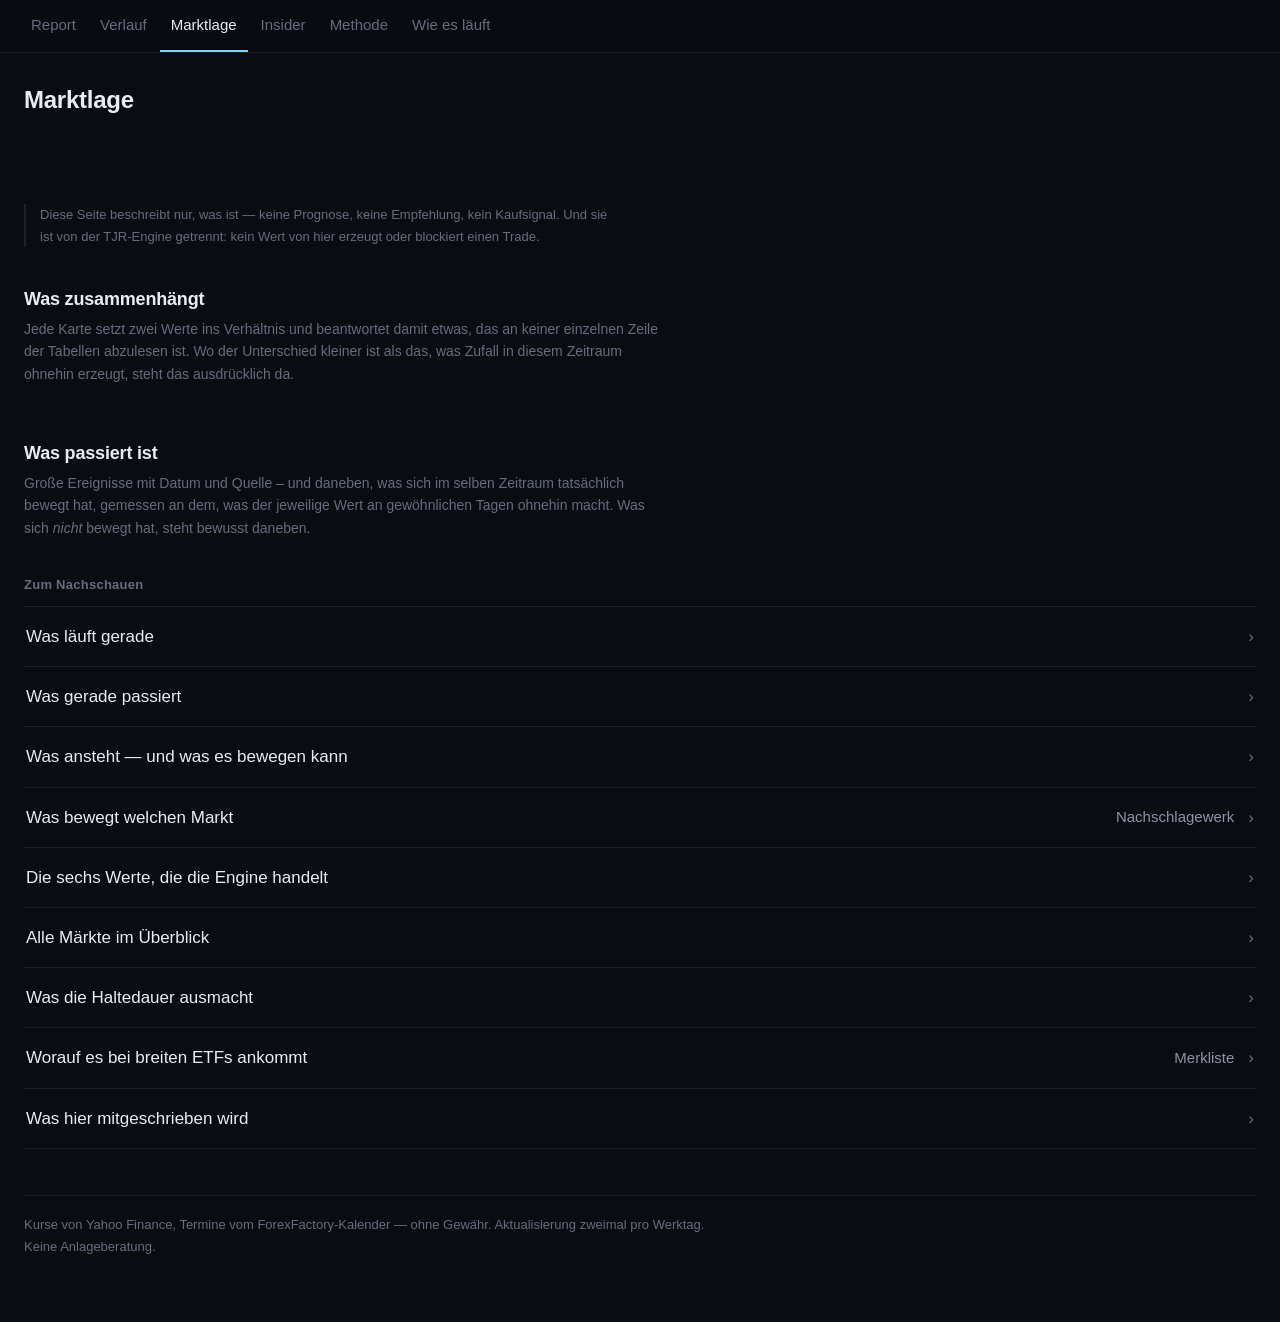
<file: docs/marktlage_template.html>
<!DOCTYPE html>
<html lang="de">
<head>
<meta charset="utf-8">
<meta name="viewport" content="width=device-width, initial-scale=1">
<title>Marktlage</title>
<link rel="stylesheet" href="stil.css">
<style>
  /* ===================================================================
     UMBAU 18.10.2026 - Tiam: "zu viel Text, zu klein, zu kompliziert.
     Man soll vieles auf den ersten Blick erkennen."

     Die alte Seite war ueber mehrere Sitzungen gewachsen: neun Bloecke,
     jeder mit eigenem Erklaerkasten. Einzeln sinnvoll, zusammen eine Wand.

     Drei Regeln fuer den Umbau:
       1. Oben steht ein LAGEBERICHT in ganzen Saetzen. Wer nichts
          anklickt, hat in zehn Sekunden verstanden, was los ist.
       2. Alles Weitere ist ZUGEKLAPPT. Die Zahlen sind nicht weg, sie
          draengen sich nur nicht mehr auf.
       3. Groesser: Grundschrift 16px statt 12,5px.

     Die Saetze oben kommen aus denselben Daten wie die Tabellen darunter,
     samt Rauschpruefung - andere Darstellung, nicht andere Aussage.
     =================================================================== */
  /* Farben, Schrift, Leiste und Nach-oben-Knopf stehen jetzt in stil.css -
     fuer alle Seiten gemeinsam. Hier bleibt nur, was es nur hier gibt.
     Die Leiste laeuft in derselben Breite wie der Inhalt. */

  * { box-sizing: border-box; }

  html { font-size: 16px; }
  body {
    margin: 0; padding: 0; background: var(--grund); color: var(--schrift);
    font-family: -apple-system, BlinkMacSystemFont, "Segoe UI", Roboto, "Helvetica Neue", sans-serif;
    font-size: 1rem; line-height: 1.6;
    -webkit-font-smoothing: antialiased;
  }
  .seite { max-width: var(--breit); margin: 0 auto; padding: 22px 24px 64px; }

  /* ---------- Kopf ---------- */
  .kopf { display: flex; align-items: flex-start; justify-content: space-between; gap: 16px; flex-wrap: wrap; }
  .kopf { margin-top: 6px; }
  h1 { font-size: 1.5rem; font-weight: 700; margin: 0; letter-spacing: -0.01em; }
  .stand { color: var(--leiser); font-size: 0.8125rem; margin-top: 5px; }

  /* ===================================================================
     KACHELN - Umbau 06.11.2026.
     Tiam: "die Webseite da bei der Marktlage ein bisschen besser designen".

     Der Lagebericht in ganzen Saetzen bleibt, er erklaert. Aber davor fehlte
     die Ebene darueber: die fuenf Zahlen, die zaehlen, ohne einen einzigen
     Satz lesen zu muessen. Genau dafuer sind die Kacheln da - sie stehen vor
     dem Fliesstext, nicht statt seiner.

     Bewusst zurueckhaltend: keine Verlaeufe, kein Schatten, keine Farbe als
     Schmuck. Farbe traegt hier Bedeutung (rauf/runter/auffaellig) und wird
     sonst weggelassen, sonst sagt sie nichts mehr.
     =================================================================== */
  .kacheln {
    display: grid; grid-template-columns: repeat(auto-fit, minmax(186px, 1fr));
    gap: 10px; margin-top: 26px;
  }
  .kachel {
    border: 1px solid var(--rand); border-radius: 10px; background: var(--feld);
    padding: 13px 15px 14px; min-width: 0;
  }
  .kachel .k-marke { color: var(--leise); font-size: 0.8125rem; line-height: 1.3; }
  .kachel .k-wert {
    font-size: 1.75rem; font-weight: 600; line-height: 1.15; margin-top: 7px;
    letter-spacing: -0.015em; font-variant-numeric: tabular-nums;
    overflow-wrap: anywhere;
  }
  /* Kacheln, deren Wert ein WORT ist und keine Zahl ("unauffaellig", ein
     Terminname). In 28px zerbrach "US-Lohnentwicklung" mitten im Wort zu
     "US-Lohnentwickl / ung". Woerter brauchen weniger Groesse und duerfen
     nur an sinnvollen Stellen umbrechen. */
  .kachel .k-wert.k-wort {
    font-size: 1.125rem; line-height: 1.3; letter-spacing: -0.005em;
    overflow-wrap: break-word; hyphens: auto;
  }
  .kachel .k-sub { color: var(--leiser); font-size: 0.8125rem; line-height: 1.45; margin-top: 6px; }
  .kachel .rauf { color: var(--rauf); }
  .kachel .runter { color: var(--runter); }
  .kachel .warn { color: var(--warn); }
  .kachel .ruhig { color: var(--akzent); }

  /* ===================================================================
     VERHAELTNISSE - Kennzahlen aus je zwei Werten.
     Jede Karte beantwortet genau eine Frage. Die Frage steht klein darueber,
     damit man die Karte ueberspringen kann, wenn einen die Frage nicht
     interessiert. Der "sagt nicht"-Satz steht IMMER dabei und ist optisch
     abgesetzt - er ist kein Kleingedrucktes, sondern Teil der Aussage.
     =================================================================== */
  .verh-block { margin-top: 38px; }
  .verh-block h2 {
    font-size: 1.125rem; font-weight: 650; margin: 0 0 4px; letter-spacing: -0.01em;
  }
  .verh-block .verh-vor { color: var(--leiser); font-size: 0.875rem; margin: 0 0 16px; max-width: 46em; }
  .verh {
    display: grid; grid-template-columns: repeat(auto-fit, minmax(290px, 1fr));
    gap: 12px;
  }
  .v-karte {
    border: 1px solid var(--rand); border-radius: 10px; background: var(--feld);
    padding: 15px 17px 16px; min-width: 0;
  }
  .v-kopf { display: flex; align-items: baseline; justify-content: space-between; gap: 10px; }
  .v-titel { font-size: 1rem; font-weight: 600; }
  .v-stufe { font-size: 0.75rem; white-space: nowrap; color: var(--leiser); }
  .v-stufe.deutlich { color: var(--akzent); }
  .v-stufe.schwach { color: var(--warn); }
  .v-frage { color: var(--leise); font-size: 0.8125rem; margin-top: 3px; }
  .v-satz { font-size: 1rem; line-height: 1.55; margin-top: 11px; }
  .v-zahl { font-variant-numeric: tabular-nums; font-weight: 600; }
  .v-nicht {
    color: var(--leiser); font-size: 0.8125rem; line-height: 1.5; margin-top: 11px;
    padding-left: 11px; border-left: 2px solid var(--rand);
  }
  .v-fehlt { color: var(--leiser); font-size: 0.875rem; margin-top: 10px; }

  /* ===================================================================
     EREIGNIS-CHRONIK (15.11.2026)
     Was passiert ist - und daneben, was sich messbar bewegt hat. Die
     Messung steht optisch GLEICHWERTIG neben dem Text, nicht darunter als
     Fussnote: sie ist der eigentliche Inhalt, der Text nur der Anlass.
     =================================================================== */
  .ereig-block { margin-top: 38px; }
  .ereig-block h2 { font-size: 1.125rem; font-weight: 650; margin: 0 0 4px; letter-spacing: -0.01em; }
  .ereig-block .ereig-vor { color: var(--leiser); font-size: 0.875rem; margin: 0 0 16px; max-width: 46em; }
  .e-karte {
    border: 1px solid var(--rand); border-radius: 10px; background: var(--feld);
    padding: 16px 18px 17px; margin-bottom: 12px;
  }
  .e-datum { color: var(--leise); font-size: 0.8125rem; font-variant-numeric: tabular-nums; }
  .e-titel { font-size: 1.0625rem; font-weight: 600; margin-top: 3px; line-height: 1.35; }
  .e-text { font-size: 0.9375rem; line-height: 1.6; margin-top: 9px; max-width: 54em; }
  .e-quelle { font-size: 0.8125rem; margin-top: 8px; }
  .e-quelle a { color: var(--akzent); }
  .e-messung { margin-top: 14px; padding-top: 13px; border-top: 1px solid var(--rand); }
  .e-messung-titel { font-size: 0.8125rem; color: var(--leise); margin-bottom: 7px; }
  .e-satz { font-size: 0.9375rem; line-height: 1.55; }
  .e-liste { list-style: none; padding: 0; margin: 10px 0 0; }
  .e-liste li {
    display: flex; gap: 10px; align-items: baseline; justify-content: space-between;
    font-size: 0.875rem; padding: 4px 0; border-bottom: 1px solid var(--rand);
  }
  .e-liste li:last-child { border-bottom: 0; }
  .e-liste .e-name { color: var(--schrift); min-width: 0; overflow-wrap: anywhere; }
  .e-liste .e-zahl { font-variant-numeric: tabular-nums; white-space: nowrap; font-weight: 600; }
  .e-liste .e-norm { color: var(--leiser); font-size: 0.8125rem; white-space: nowrap; }
  .e-ruhig { color: var(--leiser); font-size: 0.8125rem; margin-top: 9px; line-height: 1.5; }
  .e-nicht {
    color: var(--leiser); font-size: 0.8125rem; line-height: 1.5; margin-top: 12px;
    padding-left: 11px; border-left: 2px solid var(--rand);
  }
  .e-auff { font-size: 0.875rem; line-height: 1.5; padding: 9px 0; border-bottom: 1px solid var(--rand); }
  .e-auff:last-child { border-bottom: 0; }
  .e-auff .e-auff-tag { font-variant-numeric: tabular-nums; color: var(--leise); }
  .e-auff .e-auff-werte { color: var(--leiser); font-size: 0.8125rem; margin-top: 3px; }

  /* ---------- Lagebericht: der Kern der Seite ---------- */
  .lage { margin: 32px 0 0; }
  .lage p {
    /* 06.11.2026 von 1.5rem auf 1.3125rem: acht Absaetze in 24px waren
       zusammen wieder eine Wand - genau das, was der Umbau im Oktober
       abstellen sollte. Deutlich groesser als der Fliesstext der uebrigen
       Seiten bleibt es trotzdem, Tiams "zu klein" von damals gilt weiter. */
    font-size: 1.3125rem; line-height: 1.5; margin: 0 0 14px;
    letter-spacing: -0.005em; max-width: 36em;   /* Zeilenlaenge gedeckelt, nicht die Seite */
  }
  .lage p:last-child { margin-bottom: 0; }
  .lage b { font-weight: 650; }
  .lage .rauf { color: var(--rauf); }
  .lage .runter { color: var(--runter); }
  .lage .ruhig { color: var(--akzent); }

  /* ---------- Kopf der Seite: Lagebericht + Tafel ---------- */
  @media (min-width: 1100px) {
    .oben {
      display: grid;
      grid-template-columns: minmax(0, 1.05fr) minmax(0, 1fr);
      gap: 0 64px;
      align-items: start;
    }
    /* Beide Spalten auf derselben Hoehe beginnen lassen. */
    .oben .lage { margin-top: 30px; }
    .oben .tafel { margin-top: 30px; }
    /* In der schmaleren rechten Spalte stehen Vorne und Hinten untereinander. */
    .oben .tafel-paar { grid-template-columns: 1fr; gap: 22px; }
  }

  /* ---------- Tafel: vorne und hinten auf einen Blick ---------- */
  .tafel { margin-top: 32px; }
  .tafel-paar { display: grid; grid-template-columns: 1fr 1fr; gap: 14px 56px; }
  .tafel h3 {
    font-size: 0.8125rem; font-weight: 600; color: var(--leiser);
    margin: 0 0 4px; letter-spacing: 0.02em;
  }
  .tafel-zeile {
    display: flex; align-items: baseline; gap: 10px;
    padding: 9px 0; border-bottom: 1px solid rgba(255,255,255,0.05);
  }
  .tafel-zeile:last-child { border-bottom: none; }
  .tafel-name { flex: 1 1 auto; font-size: 1.0625rem; font-weight: 500; min-width: 0;
                overflow: hidden; text-overflow: ellipsis; white-space: nowrap; }
  .tafel-wert { font-size: 1.0625rem; font-weight: 600; white-space: nowrap;
                font-variant-numeric: tabular-nums; }
  .tafel-fuss { color: var(--leiser); font-size: 0.8125rem; line-height: 1.6;
                margin-top: 16px; max-width: 46em; }
  .tafel-fuss a { color: var(--akzent); text-decoration: none; cursor: pointer; }
  .tafel-fuss a:hover { text-decoration: underline; }

  .hinweis-klein {
    margin-top: 24px; color: var(--leiser); font-size: 0.8125rem; line-height: 1.65;
    border-left: 2px solid var(--rand); padding-left: 14px; max-width: 46em;
  }

  /* ---------- Aufklappbare Abschnitte ---------- */
  .mehr { margin-top: 36px; }
  .mehr > h2 {
    font-size: 0.8125rem; font-weight: 600; color: var(--leiser);
    margin: 0 0 10px; letter-spacing: 0.02em;
  }
  details.ab { border-top: 1px solid var(--rand); }
  details.ab:last-of-type { border-bottom: 1px solid var(--rand); }
  details.ab > summary {
    cursor: pointer; list-style: none; padding: 16px 2px;
    display: flex; align-items: center; gap: 14px;
    font-size: 1.0625rem; font-weight: 500;
  }
  details.ab > summary::-webkit-details-marker { display: none; }
  details.ab > summary:hover { color: var(--akzent); }
  details.ab > summary:focus-visible { outline: 2px solid var(--akzent); outline-offset: 3px; border-radius: 4px; }
  details.ab > summary > span:first-child { flex: 1 1 auto; }
  .sum-wert { color: var(--leise); font-size: 0.9375rem; font-weight: 400; text-align: right; }
  .pfeil { color: var(--leiser); flex-shrink: 0; transition: transform 0.18s ease; }
  details.ab[open] > summary .pfeil { transform: rotate(90deg); }
  .inhalt { padding: 2px 2px 26px; }

  /* ---------- Tabellen ---------- */
  /* Waagrechter Schatten am rechten Rand, solange noch etwas zu sehen ist -
     ohne den sieht eine abgeschnittene Tabelle am Handy kaputt aus statt
     scrollbar. Reines CSS, kein Skript. */
  .rahmen {
    overflow-x: auto;
    background:
      linear-gradient(to right, var(--grund) 30%, rgba(10,12,17,0)) left center / 28px 100% no-repeat local,
      linear-gradient(to left,  var(--grund) 30%, rgba(10,12,17,0)) right center / 28px 100% no-repeat local,
      radial-gradient(farthest-side at 0 50%, rgba(255,255,255,0.14), rgba(255,255,255,0)) left center / 14px 100% no-repeat scroll,
      radial-gradient(farthest-side at 100% 50%, rgba(255,255,255,0.14), rgba(255,255,255,0)) right center / 14px 100% no-repeat scroll;
  }
  table { width: 100%; border-collapse: collapse; font-size: 0.9375rem; }
  th {
    text-align: right; padding: 8px 10px 8px 0; color: var(--leiser);
    font-weight: 500; font-size: 0.8125rem; white-space: nowrap;
    border-bottom: 1px solid var(--rand);
  }
  th:first-child { text-align: left; }
  td { padding: 11px 10px 11px 0; border-bottom: 1px solid rgba(255,255,255,0.04);
       text-align: right; white-space: nowrap; vertical-align: top; }
  td:first-child { text-align: left; white-space: normal; }
  .nam { font-weight: 500; }
  .sym { color: var(--leiser); font-size: 0.8125rem; margin-left: 7px; }
  .unter { color: var(--leiser); font-size: 0.8125rem; line-height: 1.45; margin-top: 3px; white-space: normal; }
  .zahl { font-variant-numeric: tabular-nums; font-feature-settings: "tnum"; }
  .rauf { color: var(--rauf); }
  .runter { color: var(--runter); }
  .still { color: var(--leiser); }
  .kopfzeile td {
    padding: 22px 0 7px; color: var(--leiser); font-size: 0.8125rem;
    font-weight: 600; border-bottom: 1px solid var(--rand); text-align: left;
  }
  tr.leise td, tr.leise .nam { color: var(--leiser); }

  /* ---------- Marken ---------- */
  .marke {
    display: inline-block; font-size: 0.75rem; padding: 2px 8px; border-radius: 999px;
    border: 1px solid var(--rand); color: var(--leiser); white-space: nowrap;
  }
  .m-rauf   { color: var(--rauf);   border-color: rgba(74,222,128,0.35); }
  .m-runter { color: var(--runter); border-color: rgba(248,113,113,0.35); }
  .m-warn   { color: var(--warn);   border-color: rgba(251,191,36,0.35); }
  .m-akz    { color: var(--akzent); border-color: rgba(125,211,252,0.35); }

  /* ---------- Spannenbalken ---------- */
  .spanne { position: relative; height: 6px; border-radius: 3px; margin-top: 8px;
            background: rgba(255,255,255,0.07); max-width: 150px; }
  .spanne > i { position: absolute; top: -3px; width: 3px; height: 12px;
                border-radius: 2px; background: var(--schrift); }
  .spanne-text { display: flex; justify-content: space-between; max-width: 150px;
                 color: var(--leiser); font-size: 0.6875rem; margin-top: 4px; }

  /* ---------- "Was heisst das": zweite Ebene ---------- */
  details.erklaer { margin-top: 18px; }
  details.erklaer > summary {
    cursor: pointer; list-style: none; color: var(--leiser); font-size: 0.875rem; padding: 4px 0;
  }
  details.erklaer > summary::-webkit-details-marker { display: none; }
  details.erklaer > summary::before { content: "+ "; }
  details.erklaer[open] > summary::before { content: "\2212 "; }
  details.erklaer > summary:hover { color: var(--schrift); }
  details.erklaer > summary:focus-visible { outline: 2px solid var(--akzent); outline-offset: 3px; border-radius: 4px; }
  .erklaer-text {
    color: var(--leise); font-size: 0.875rem; line-height: 1.7; max-width: 44em; padding: 6px 0 2px;
  }
  .erklaer-text p { margin: 0 0 11px; }
  .erklaer-text p:last-child { margin-bottom: 0; }
  .erklaer-text b { color: var(--schrift); font-weight: 600; }

  .fuss { margin-top: 46px; padding-top: 18px; border-top: 1px solid var(--rand);
          color: var(--leiser); font-size: 0.8125rem; line-height: 1.7; }

  .filter { display: flex; gap: 8px; flex-wrap: wrap; margin: 4px 0 18px; }
  .knopf {
    font-size: 0.875rem; padding: 6px 13px; border-radius: 999px; cursor: pointer;
    border: 1px solid var(--rand); color: var(--leise); background: none; font-family: inherit;
  }
  .knopf:hover { color: var(--schrift); }
  .knopf.an { background: rgba(125,211,252,0.12); border-color: rgba(125,211,252,0.45); color: var(--akzent); }

  .leer { color: var(--leiser); font-size: 0.9375rem; padding: 14px 0; }

  .balken { position: relative; height: 8px; border-radius: 4px; margin-top: 12px;
            background: rgba(255,255,255,0.07); }
  .balken > i { position: absolute; left: 0; top: 0; height: 8px; border-radius: 4px; display: block; }

  @media (min-width: 700px) { .leiste::after { display: none; } }

  @media (max-width: 620px) {
    html { font-size: 15.5px; }
    .seite { padding: 22px 16px 56px; }
    .lage p { font-size: 1.1875rem; }
    .tafel-paar { grid-template-columns: 1fr; gap: 18px; }
    /* Sechs Spalten auf 390px sind nicht lesbar, und seitwaerts wischen ist
       keine Antwort fuer jemanden, der die Seite auf einen Blick verstehen
       will. Darum wird am Handy jede Zeile zu einem Block: Name oben, die
       Zahlen darunter als beschriftete Paare. Keine Spalte faellt weg. */
    .rahmen { overflow-x: visible; background: none; }
    table.stapel { min-width: 0; }
    table.stapel thead { display: none; }
    table.stapel tbody, table.stapel tr { display: block; }
    table.stapel tr { padding: 13px 0; border-bottom: 1px solid rgba(255,255,255,0.06); }
    table.stapel tr:last-child { border-bottom: none; }
    table.stapel td { display: inline-block; border: none; padding: 4px 16px 0 0;
                      text-align: left; white-space: nowrap; }
    table.stapel td:first-child { display: block; padding: 0 0 2px; white-space: normal; }
    table.stapel td[data-k]::before {
      content: attr(data-k) " "; color: var(--leiser); font-size: 0.75rem;
    }
    table.stapel tr.kopfzeile { padding: 20px 0 0; border-bottom: none; }
    table.stapel tr.kopfzeile td { display: block; padding: 0 0 6px;
                                   border-bottom: 1px solid var(--rand); }
    .sum-wert { display: none; }
  }
  @media (prefers-reduced-motion: reduce) { * { transition: none !important; } }
</style>
</head>
<body>

<!-- Navigationsleiste. Vorher fuehrte von hier genau ein Knopf zurueck zum
     Report - dass es Verlauf, Methode und Insider ueberhaupt gibt, war von
     dieser Seite aus nicht zu sehen. Klebt oben, damit der Weg zurueck auch
     mitten in einem langen Abschnitt da ist. -->
<nav class="leiste" aria-label="Bereiche des Dashboards">
  <div class="leiste-rolle">
    <a href="index.html">Report</a>
    <a href="history.html">Verlauf</a>
    <a href="marktlage.html" class="hier" aria-current="page">Marktlage</a>
    <a href="insider.html">Insider</a>
    <a href="tjr_methode.html">Methode</a>
    <a href="how_it_works.html">Wie es l&auml;uft</a>
  </div>
</nav>

<div class="seite">

  <div class="kopf">
    <div>
      <h1>Marktlage</h1>
      <div class="stand" id="stand"></div>
    </div>
  </div>

  <!-- Die Kachelzeile: die wenigen Zahlen, die zaehlen, ohne einen Satz zu
       lesen. Steht VOR dem Lagebericht, ersetzt ihn aber nicht. -->
  <div class="kacheln" id="kacheln"></div>

  <!-- Lagebericht und Tafel bilden zusammen den Kopf der Seite. Auf breiten
       Schirmen stehen sie NEBENEINANDER: der Fliesstext darf nicht ueber die
       ganze Breite laufen (unlesbar), und der Platz daneben bliebe sonst leer.
       Unter 1100 Pixeln stehen sie wieder untereinander. -->
  <div class="oben">
    <!-- Der Lagebericht. Das ist die Seite; alles darunter ist Nachschlagewerk. -->
    <div class="lage" id="lage"></div>

    <!-- Die Tafel steht bewusst OFFEN, nicht in einem Aufklapper: Tiam wollte
         auf einen Blick sehen, was laeuft, ohne irgendwo hinzuklicken. -->
    <div class="tafel" id="tafel"></div>
  </div>

  <div class="hinweis-klein">
    Diese Seite beschreibt nur, was ist &mdash; keine Prognose, keine Empfehlung, kein Kaufsignal.
    Und sie ist von der TJR-Engine getrennt: kein Wert von hier erzeugt oder blockiert einen Trade.
  </div>

  <!-- Verhaeltnis-Kennzahlen. Bewusst OFFEN und nicht im Aufklapper: das ist
       der neue Inhalt der Seite, nicht Nachschlagewerk. -->
  <section class="verh-block">
    <h2>Was zusammenh&auml;ngt</h2>
    <p class="verh-vor">Jede Karte setzt zwei Werte ins Verh&auml;ltnis und beantwortet damit etwas,
      das an keiner einzelnen Zeile der Tabellen abzulesen ist. Wo der Unterschied kleiner ist als das,
      was Zufall in diesem Zeitraum ohnehin erzeugt, steht das ausdr&uuml;cklich da.</p>
    <div class="verh" id="verh"></div>
  </section>

  <!-- Ereignis-Chronik. Offen, nicht im Aufklapper: Tiam hat ausdruecklich
       darum gebeten, dass grosse Ereignisse festgehalten werden. -->
  <section class="ereig-block" id="ereigBlock">
    <h2>Was passiert ist</h2>
    <p class="ereig-vor">Gro&szlig;e Ereignisse mit Datum und Quelle &ndash; und daneben, was sich im
      selben Zeitraum tats&auml;chlich bewegt hat, gemessen an dem, was der jeweilige Wert an
      gew&ouml;hnlichen Tagen ohnehin macht. Was sich <em>nicht</em> bewegt hat, steht bewusst
      daneben.</p>
    <div id="ereigEingetragen"></div>
    <div id="ereigAuffaellig"></div>
  </section>

  <div class="mehr">
    <h2>Zum Nachschauen</h2>

    <details class="ab" id="ab-beobachtung">
      <summary><span>Was l&auml;uft gerade</span>
        <span class="sum-wert" id="sum-beobachtung"></span><span class="pfeil">&#8250;</span></summary>
      <div class="inhalt" id="in-beobachtung"></div>
    </details>

    <details class="ab" id="ab-nachrichten">
      <summary><span>Was gerade passiert</span>
        <span class="sum-wert" id="sum-nachrichten"></span><span class="pfeil">&#8250;</span></summary>
      <div class="inhalt" id="in-nachrichten"></div>
    </details>

    <details class="ab" id="ab-termine">
      <summary><span>Was ansteht &mdash; und was es bewegen kann</span>
        <span class="sum-wert" id="sum-termine"></span><span class="pfeil">&#8250;</span></summary>
      <div class="inhalt" id="in-termine"></div>
    </details>

    <details class="ab" id="ab-treiber">
      <summary><span>Was bewegt welchen Markt</span>
        <span class="sum-wert">Nachschlagewerk</span><span class="pfeil">&#8250;</span></summary>
      <div class="inhalt" id="in-treiber"></div>
    </details>

    <details class="ab" id="ab-gehandelt">
      <summary><span>Die sechs Werte, die die Engine handelt</span>
        <span class="sum-wert" id="sum-gehandelt"></span><span class="pfeil">&#8250;</span></summary>
      <div class="inhalt" id="in-gehandelt"></div>
    </details>

    <details class="ab" id="ab-maerkte">
      <summary><span>Alle M&auml;rkte im &Uuml;berblick</span>
        <span class="sum-wert" id="sum-maerkte"></span><span class="pfeil">&#8250;</span></summary>
      <div class="inhalt" id="in-maerkte"></div>
    </details>

    <details class="ab" id="ab-haltedauer">
      <summary><span>Was die Haltedauer ausmacht</span>
        <span class="sum-wert" id="sum-haltedauer"></span><span class="pfeil">&#8250;</span></summary>
      <div class="inhalt" id="in-haltedauer"></div>
    </details>

    <details class="ab" id="ab-etf">
      <summary><span>Worauf es bei breiten ETFs ankommt</span>
        <span class="sum-wert">Merkliste</span><span class="pfeil">&#8250;</span></summary>
      <div class="inhalt" id="in-etf"></div>
    </details>

    <details class="ab" id="ab-mitschrift">
      <summary><span>Was hier mitgeschrieben wird</span>
        <span class="sum-wert" id="sum-mitschrift"></span><span class="pfeil">&#8250;</span></summary>
      <div class="inhalt" id="in-mitschrift"></div>
    </details>
  </div>

  <div class="fuss">
    Kurse von Yahoo Finance, Termine vom ForexFactory-Kalender &mdash; ohne Gew&auml;hr.
    Aktualisierung zweimal pro Werktag.<span id="fuss-geprueft"></span><br>
    Keine Anlageberatung.
  </div>

</div>

<button class="hoch" id="hoch" type="button" aria-label="Zur&uuml;ck nach oben" hidden>&#8593;</button>

<script>
const DATA = __DATA__;
const VERALTET_TAGE = DATA.veraltetTage || 4;

/* ====================================================================
   Werkzeug
   ==================================================================== */
const el = (id) => document.getElementById(id);
const dz = (x, n) => (typeof x === "number" && isFinite(x))
  ? x.toLocaleString("de-DE", { minimumFractionDigits: n, maximumFractionDigits: n }) : "-";
const proz = (x, n) => (typeof x === "number" && isFinite(x))
  ? (x > 0 ? "+" : "") + dz(x, n === undefined ? 1 : n) + " %" : "-";
const farbe = (x) => (x > 0 ? "rauf" : x < 0 ? "runter" : "still");

function pr(x, n) {
  if (typeof x !== "number" || !isFinite(x)) return '<span class="still">&ndash;</span>';
  return '<span class="zahl ' + farbe(x) + '">' + proz(x, n) + "</span>";
}
function kursText(wert, einheit) {
  if (typeof wert !== "number" || !isFinite(wert)) return '<span class="still">&ndash;</span>';
  const n = Math.abs(wert) >= 100 ? 2 : Math.abs(wert) >= 1 ? 2 : 4;
  return '<span class="zahl">' + dz(wert, n) + "</span>"
    + (einheit ? ' <span class="still">' + einheit + "</span>" : "");
}
function eintragVon(symbol) {
  return (DATA.eintraege || []).find((e) => e.symbol === symbol && e.ok) || null;
}
function beo(symbol) {
  const b = DATA.beobachtung;
  if (!b || !b.eintraege) return null;
  return b.eintraege.find((e) => e.symbol === symbol && e.ok) || null;
}
function undListe(xs) {
  if (xs.length <= 1) return xs[0] || "";
  return xs.slice(0, -1).join(", ") + " und " + xs[xs.length - 1];
}
/* Ueberschriften kommen von fremden Servern. Sie werden schon beim Abruf von
   Tags befreit, aber alles, was aus dem Netz stammt, wird hier trotzdem
   entschaerft, bevor es in die Seite geht - zwei Schichten, eine Zeile. */
function esc(x) {
  return String(x === null || x === undefined ? "" : x)
    .replace(/&/g, "&amp;").replace(/</g, "&lt;").replace(/>/g, "&gt;")
    .replace(/"/g, "&quot;").replace(/'/g, "&#39;");
}
function sichererLink(u) {
  const t = String(u || "").trim();
  return /^https?:\/\//i.test(t) ? t : null;
}
function wann(iso, lang) {
  const d = new Date(iso);
  if (!isFinite(d.getTime())) return "";
  return d.toLocaleString("de-AT", lang
    ? { timeZone: "Europe/Vienna", weekday: "long", day: "2-digit", month: "2-digit",
        hour: "2-digit", minute: "2-digit" }
    : { timeZone: "Europe/Vienna", weekday: "short", day: "2-digit", month: "2-digit",
        hour: "2-digit", minute: "2-digit" });
}

/* Das Datum des Laufs, nicht das des Browsers - sonst wechselt der Hinweis
   je nachdem, wann die Seite geoeffnet wird. */
function heute() {
  return String(DATA.standIso || "").slice(0, 10);
}
function erklaerBox(titel, inhalt) {
  return '<details class="erklaer"><summary>' + titel + "</summary>"
    + '<div class="erklaer-text">' + inhalt + "</div></details>";
}

/* ====================================================================
   EREIGNIS-CHRONIK (15.11.2026)

   Anlass war Tiams Frage zur Spionageaffaere um den Nvidia-Chef. Seine
   Erklaerung dazu: Affaere -> Nvidia faellt -> der ganze Markt faellt ->
   deshalb faellt Bitcoin. Die Kurse sagten etwas anderes: der Absturz begann
   vor der Meldung, am Meldetag stieg die Aktie, und AMD legte im selben
   Zeitraum zweistellig zu. Die Geschichte klang zwingend und war falsch.

   Deshalb zeigt dieser Block IMMER beides - was sich bewegt hat UND was
   ruhig geblieben ist. Die ruhigen Werte sind kein Beiwerk; sie sind das,
   was eine zu grosse Erzaehlung am schnellsten auffliegen laesst.
   ==================================================================== */
function zahlFarbe(x) {
  return x > 0 ? "rauf" : x < 0 ? "runter" : "";
}

function ereignisKarte(e) {
  const kopf = '<div class="e-datum">' + esc(e.datum || "") + "</div>"
    + '<div class="e-titel">' + esc(e.titel || "") + "</div>"
    + (e.text ? '<div class="e-text">' + esc(e.text) + "</div>" : "")
    + (sichererLink(e.quelle)
        ? '<div class="e-quelle"><a href="' + esc(sichererLink(e.quelle))
          + '" target="_blank" rel="noopener noreferrer">Quelle ansehen</a></div>'
        : "");

  if (!e.ok) {
    return '<div class="e-karte">' + kopf
      + '<div class="e-messung"><div class="e-satz">Noch nicht messbar: '
      + esc(e.grund || "unbekannt") + "</div></div></div>";
  }

  const zeilen = (e.bewegt || []).map((b) =>
    "<li><span class=\"e-name\">" + esc(b.name) + "</span>"
    + '<span class="e-norm">gewohnt &plusmn;' + dz(b.gewohnt, 1) + " %</span>"
    + '<span class="e-zahl ' + zahlFarbe(b.veraenderung) + '">'
    + (b.veraenderung > 0 ? "+" : "") + dz(b.veraenderung, 1) + " %</span></li>").join("");

  const ruhig = (e.ruhig || []).length
    ? '<div class="e-ruhig">Im gewohnten Rahmen geblieben: '
      + e.ruhig.map((r) => esc(r.name) + " " + (r.veraenderung > 0 ? "+" : "")
        + dz(r.veraenderung, 1) + "&nbsp;%").join(", ") + ".</div>"
    : "";

  return '<div class="e-karte">' + kopf
    + '<div class="e-messung">'
    + '<div class="e-messung-titel">Was sich im selben Zeitraum bewegt hat</div>'
    + '<div class="e-satz">' + esc(e.satz || "") + "</div>"
    + (zeilen ? '<ul class="e-liste">' + zeilen + "</ul>" : "")
    + ruhig
    + '<div class="e-nicht">' + esc(e.niemals || "") + "</div>"
    + "</div></div>";
}

function ereignisse() {
  const E = DATA.kennzahlen && DATA.kennzahlen.ereignisse;
  const block = el("ereigBlock");
  if (!E || ((!E.eingetragen || !E.eingetragen.length) && (!E.auffaellig || !E.auffaellig.length))) {
    if (block) block.hidden = true;
    return;
  }

  el("ereigEingetragen").innerHTML = (E.eingetragen || []).map(ereignisKarte).join("");

  // Auffaellige Tage: laeuft ohne Zutun weiter und sammelt die Grundlage,
  // mit der sich irgendwann pruefen laesst, ob Ereignisse ueberhaupt etwas
  // vorhersagen. Heute sind es dafuer viel zu wenige - steht auch so da.
  const auf = E.auffaellig || [];
  if (!auf.length) { el("ereigAuffaellig").innerHTML = ""; return; }
  const zeilen = auf.map((t) =>
    '<div class="e-auff"><span class="e-auff-tag">' + esc(t.tag) + "</span> &ndash; "
    + esc(t.satz)
    + '<div class="e-auff-werte">'
    + t.werte.map((w) => esc(w.name) + " " + (w.veraenderung > 0 ? "+" : "")
      + dz(w.veraenderung, 1) + "&nbsp;% (" + dz(w.vielfaches, 1) + "-fach)").join(" &middot; ")
    + "</div></div>").join("");

  el("ereigAuffaellig").innerHTML =
    '<div class="e-karte"><div class="e-titel">Auff&auml;llige Tage der letzten Wochen</div>'
    + '<div class="e-text">Automatisch gefunden: Tage, an denen sich ein verfolgter Wert um mehr '
    + 'als das Dreifache seiner gew&ouml;hnlichen Tagesbewegung bewegt hat. Hier steht nicht, '
    + 'warum &ndash; nur, dass an diesen Tagen etwas los war.</div>'
    + zeilen
    + '<div class="e-nicht">Ein auff&auml;lliger Tag ist kein Signal und keine Erkl&auml;rung. '
    + 'Die Liste wird mitgeschrieben, damit sich sp&auml;ter einmal pr&uuml;fen l&auml;sst, ob '
    + 'solche Tage &uuml;berhaupt etwas &uuml;ber die Folgezeit aussagen. Daf&uuml;r sind es '
    + 'bisher viel zu wenige.</div></div>';
}

/* ====================================================================
   DIE KACHELN (06.11.2026)

   Die Ebene ueber dem Lagebericht: funf bis sechs Zahlen, ohne einen Satz
   lesen zu muessen. Jede Kachel faellt einzeln aus, wenn ihre Daten fehlen -
   lieber fuenf Kacheln als eine mit "-".

   Farbe nur, wo sie etwas BEDEUTET. Beim Weltmarkt heisst gruen "gestiegen",
   das ist eindeutig. Beim Wechselkurs waere Farbe eine Wertung ("Euro stark
   = gut"), die hier niemand treffen darf - der bleibt deshalb farblos.
   ==================================================================== */
function kachel(marke, wert, klasse, sub) {
  return '<div class="kachel"><div class="k-marke">' + marke + "</div>"
    + '<div class="k-wert' + (klasse ? " " + klasse : "") + '">' + wert + "</div>"
    + (sub ? '<div class="k-sub">' + sub + "</div>" : "") + "</div>";
}

function kacheln() {
  const k = [];
  const V = (DATA.kennzahlen && DATA.kennzahlen.verhaeltnisse) || {};

  /* 1. Weltmarkt ueber ein Jahr - dieselbe Zahl wie im ersten Satz unten. */
  const welt = beo("EUNL.DE") || beo("VWCE.DE") || beo("URTH");
  if (welt && typeof welt.jahr1 === "number") {
    const sp = welt.spanne;
    let sub = "gegen&uuml;ber dem Stand vor einem Jahr";
    if (sp && typeof sp.inSpanne === "number") {
      sub = sp.inSpanne >= 90 ? "nahe dem Jahreshoch"
          : sp.inSpanne <= 15 ? "nahe dem Jahrestief"
          : (typeof sp.vomHoch === "number"
              ? dz(Math.abs(sp.vomHoch), 0) + " % unter dem Jahreshoch" : sub);
    }
    k.push(kachel("Weltmarkt, 1 Jahr", proz(welt.jahr1, 0), farbe(welt.jahr1), sub));
  }

  /* 2. Nervositaet - der Perzentilrang sagt mehr als der VIX-Stand selbst. */
  const n = DATA.kennzahlen && DATA.kennzahlen.nervositaet;
  if (n && n.vix && typeof n.vix.perzentil === "number") {
    const pz = n.vix.perzentil;
    const kl = pz >= 75 ? "warn" : pz <= 25 ? "ruhig" : "";
    const wort = pz >= 75 ? "unruhiger als &uuml;blich"
               : pz <= 25 ? "ruhiger als &uuml;blich" : "so unruhig wie &uuml;blich";
    k.push(kachel("Nervosit&auml;t", dz(pz, 0) + " %", kl,
      wort + " &ndash; VIX " + dz(n.vix.stand, 2)));
  }

  /* 3. Zinskurve - neu. Invers ist der bemerkenswerte Fall, darum Warnfarbe;
        "normal" ist der Normalfall und bekommt keine. */
  const zk = V.zinskurve;
  if (zk && zk.ok && typeof zk.jetzt === "number") {
    k.push(kachel("Zinskurve 10J &minus; 3M",
      (zk.jetzt > 0 ? "+" : "") + dz(zk.jetzt, 2) + " pp",
      zk.form === "invers" ? "warn" : "",
      zk.form === "invers" ? "invers &ndash; kurzes Geld bringt mehr"
        : zk.form === "flach" ? "flach &ndash; kaum Unterschied"
        : "normal &ndash; lang bringt mehr als kurz"));
  }

  /* 4. Marktbreite - neu. Beim Rauschen bewusst OHNE Farbe und ohne Zahl im
        grossen Feld: eine Zahl gross hinzuschreiben, die nichts bedeutet,
        waere genau die Scheingenauigkeit, die diese Seite vermeiden soll. */
  const mb = V.marktbreite;
  if (mb && mb.ok) {
    if (mb.stufe === "rauschen") {
      k.push(kachel("Marktbreite", "unauff&auml;llig", "k-wort",
        "gleichgewichteter und normaler S&amp;P 500 laufen im Rahmen des Zufalls gleich"));
    } else {
      k.push(kachel("Marktbreite",
        (mb.vorsprung > 0 ? "+" : "") + dz(mb.vorsprung, 1) + " pp",
        mb.vorsprung >= 0 ? "rauf" : "runter",
        (mb.vorsprung >= 0 ? "breit getragen" : "h&auml;ngt an wenigen Riesen")
          + " &ndash; " + mb.fenster + " Handelstage"));
    }
  }

  /* 5. Euro/Dollar - fuer Tiam der praktischste Wert: er kauft in Euro.
        Bewusst farblos, siehe Kommentar oben. */
  const w = V.waehrung;
  if (w && w.ok && typeof w.quartal === "number") {
    k.push(kachel("Euro/Dollar, 3 Monate",
      (w.quartal > 0 ? "+" : "") + dz(w.quartal, 1) + " %", "",
      Math.abs(w.quartal) < 0.05 ? "praktisch unver&auml;ndert"
        : "ein US-Wert war dadurch f&uuml;r dich um etwa " + dz(Math.abs(w.quartal), 1) + " %&nbsp;"
          + (w.quartal > 0 ? "weniger" : "mehr") + " wert"));
  }

  /* 6. Naechster Termin. */
  const t = DATA.kennzahlen && DATA.kennzahlen.termine;
  if (t && t.kommende && t.kommende.length) {
    const e = t.kommende[0];
    const rest = t.kommende.length - 1;
    // Feldname ist zeitIso, nicht iso/zeit - derselbe Zugriff wie im
    // Lagebericht weiter unten, damit Kachel und Satz nie auseinanderlaufen.
    const zeit = e.zeitIso
      ? new Date(e.zeitIso).toLocaleString("de-AT",
          { timeZone: "Europe/Vienna", weekday: "long", hour: "2-digit", minute: "2-digit" })
      : "";
    k.push(kachel("N&auml;chster Termin", esc(terminName(e)), "k-wort",
      zeit + (rest > 0 ? (zeit ? " &ndash; " : "") + "danach noch " + rest : "")));
  }

  el("kacheln").innerHTML = k.join("");
}

/* ====================================================================
   VERHAELTNISSE (06.11.2026)

   Die Saetze kommen fertig aus marktlage_verhaeltnisse.js - die Seite
   formuliert hier nichts eigenes und darf es auch nicht: sonst stuenden
   Rauschpruefung und Text auseinander.
   ==================================================================== */
function verhKarte(k) {
  if (!k) return "";
  const stufeText = k.stufe === "deutlich" ? "belastbar"
    : k.stufe === "schwach" ? "schwach"
    : k.stufe === "rauschen" ? "im Zufallsbereich" : "";
  const kopf = '<div class="v-kopf"><span class="v-titel">' + esc(k.titel || "") + "</span>"
    + (stufeText ? '<span class="v-stufe ' + esc(k.stufe) + '">' + stufeText + "</span>" : "")
    + "</div>"
    + (k.frage ? '<div class="v-frage">' + esc(k.frage) + "</div>" : "");

  if (!k.ok) {
    return '<div class="v-karte">' + kopf
      + '<div class="v-fehlt">Nicht rechenbar: ' + esc(k.grund || "unbekannt") + "</div>"
      + (k.niemals ? '<div class="v-nicht">' + esc(k.niemals) + "</div>" : "")
      + "</div>";
  }
  return '<div class="v-karte">' + kopf
    + '<div class="v-satz">' + esc(k.satz || "") + "</div>"
    + (k.niemals ? '<div class="v-nicht">' + esc(k.niemals) + "</div>" : "")
    + "</div>";
}

function verhaeltnisse() {
  const V = DATA.kennzahlen && DATA.kennzahlen.verhaeltnisse;
  const block = document.querySelector(".verh-block");
  if (!V || !Object.keys(V).length) {
    // Lieber den ganzen Abschnitt ausblenden als eine leere Ueberschrift.
    if (block) block.hidden = true;
    return;
  }
  // Reihenfolge bewusst fest: erst was den ganzen Markt betrifft, dann das
  // Engere, zuletzt der Waehrungseffekt, der nur Tiam betrifft.
  const folge = ["zinskurve", "marktbreite", "risikoneigung", "kreditstress",
                 "inflationserwartung", "goldSilber", "waehrung"];
  const karten = folge.map((n) => verhKarte(V[n])).filter(Boolean);
  if (!karten.length) { if (block) block.hidden = true; return; }
  el("verh").innerHTML = karten.join("");
}

/* ====================================================================
   DER LAGEBERICHT

   Jeder Satz kommt aus denselben Daten wie die Tabellen darunter, samt
   Rauschpruefung. Wo nichts Belastbares da ist, steht das auch so - ein
   Satz wie "kein Sektor hebt sich ab" ist eine vollwertige Auskunft.
   ==================================================================== */
function lagebericht() {
  const s = [];

  /* 1. Der breite Markt. Die Frage, die am meisten zaehlt. */
  const welt = beo("EUNL.DE") || beo("VWCE.DE") || beo("URTH");
  if (welt && typeof welt.jahr1 === "number") {
    let wo = "";
    const sp = welt.spanne;
    if (sp && typeof sp.inSpanne === "number") {
      if (sp.inSpanne >= 90) wo = " und steht <b>nahe seinem Jahreshoch</b>";
      else if (sp.inSpanne <= 15) wo = " und steht <b>nahe seinem Jahrestief</b>";
      else if (typeof sp.vomHoch === "number")
        wo = " und steht <b>" + dz(Math.abs(sp.vomHoch), 0) + " % unter seinem Jahreshoch</b>";
    }
    s.push("Der Weltmarkt liegt <b class=\"" + farbe(welt.jahr1) + "\">" + proz(welt.jahr1, 0)
      + "</b> &uuml;ber dem Stand von vor einem Jahr" + wo + ".");
  }

  /* Der Satz "am staerksten gelaufen: A, B, C" stand frueher hier. Er ist
     in die Tafel direkt darunter gewandert - dort sieht man es, statt es
     zu lesen, und der Lagebericht bleibt kuerzer. */

  /* 3. Nervositaet - nicht die VIX-Zahl, sondern was sie bedeutet. */
  const n = DATA.kennzahlen && DATA.kennzahlen.nervositaet;
  if (n && n.vix && typeof n.vix.perzentil === "number") {
    const p = n.vix.perzentil;
    const wort = p <= 25 ? '<b class="ruhig">ruhiger als &uuml;blich</b>'
               : p >= 75 ? '<b class="runter">unruhiger als &uuml;blich</b>'
               : "<b>so unruhig wie &uuml;blich</b>";
    s.push("An den B&ouml;rsen geht es gerade " + wort
      + " zu &ndash; die erwartete Schwankung liegt h&ouml;her als an <b>" + dz(p, 0)
      + " %</b> der Tage im letzten Jahr.");
  }

  /* 3b. Wie viele echte Wetten steckt die Beobachtungsliste? Zwanzig Namen
        sind keine zwanzig Wetten, wenn die meisten im Gleichschritt mit dem
        Weltindex laufen. Das ist die Frage hinter "streue ich eigentlich". */
  const bl2 = DATA.beobachtung && DATA.beobachtung.eintraege;
  if (bl2) {
    const mitK = bl2.filter((e) => e.ok && e.marktkorrelation);
    if (mitK.length >= 8) {
      const markt = mitK.filter((e) => e.marktkorrelation.wert >= 0.85);
      const eigen = mitK.filter((e) => e.marktkorrelation.wert < 0.3);
      if (markt.length) {
        s.push("<b>" + markt.length + " von " + mitK.length + "</b> beobachteten Werten laufen "
          + "praktisch im Gleichschritt mit dem Weltmarkt"
          + (eigen.length
              ? " &ndash; eigene Wege gehen nur <b>" + undListe(eigen.map((e) => e.name)) + "</b>."
              : " &ndash; das sind keine " + mitK.length + " Wetten, sondern im Kern eine.")
        );
      } else if (eigen.length) {
        s.push("Die beobachteten Werte laufen gerade <b>weitgehend unabh&auml;ngig</b> vom "
          + "Weltmarkt &ndash; das ist ungew&ouml;hnlich und h&auml;lt selten lange.");
      }
    }
  }

  /* 3c. Das Zinsumfeld. Die US-Zinsen fuer zehn Jahre sind der Taktgeber fuer
        fast alles auf dieser Seite - Gold, zinsempfindliche Aktien, der Dollar.
        Der Wert steht in den Marktdaten, stand aber nirgends in Worten. */
  const zins = eintragVon("^TNX");
  if (zins && typeof zins.stand === "number") {
    const vorJahr = (typeof zins.jahr === "number" && zins.jahr !== -100)
      ? zins.stand / (1 + zins.jahr / 100) : null;
    const richtung = typeof zins.jahr === "number"
      ? (zins.jahr > 5 ? "deutlich gestiegen" : zins.jahr < -5 ? "deutlich gefallen" : "kaum veraendert")
      : null;
    s.push("Die US-Zinsen f&uuml;r zehn Jahre liegen bei <b>" + dz(zins.stand, 2) + " %</b>"
      + (vorJahr !== null && richtung
          ? " &ndash; vor einem Jahr waren es " + dz(vorJahr, 2) + " %, also <b>" + richtung + "</b>" : "")
      + ". Sie sind der Taktgeber f&uuml;r Gold und f&uuml;r zinsempfindliche Aktien.");
  }

  /* 4. Sektoren - meistens ist die ehrliche Antwort "nichts Belastbares". */
  const sk = DATA.kennzahlen && DATA.kennzahlen.sektoren;
  if (sk && sk.ok && sk.zeilen) {
    const auf = sk.zeilen.filter((z) => z.stufe === "deutlich" || z.stufe === "schwach");
    if (!auf.length) {
      s.push("<b>Kein Sektor</b> hebt sich diesen Monat belastbar vom Gesamtmarkt ab &ndash; "
        + "was wie ein Trend aussieht, ist bei diesen Abst&auml;nden meist Zufall.");
    } else {
      const vorn = auf.filter((z) => z.vorsprung > 0).map((z) => z.name);
      const hint = auf.filter((z) => z.vorsprung < 0).map((z) => z.name);
      const teile = [];
      if (vorn.length) teile.push("l&auml;uft <b class=\"rauf\">" + vorn.join(" und ") + "</b> vorn");
      if (hint.length) teile.push("<b class=\"runter\">" + hint.join(" und ") + "</b> hinterher");
      s.push("Von den Sektoren " + teile.join(", und es l&auml;uft ")
        + " &ndash; alle anderen sind nicht vom Markt zu unterscheiden.");
    }
  }

  /* 5. Gleichlauf - die wichtigste Auskunft fuer sein Risiko. */
  const gl = DATA.kennzahlen && DATA.kennzahlen.gleichlauf;
  if (gl && gl.ok && gl.paare) {
    const stark = gl.paare.filter((p) => p.stufe === "stark-mit");
    if (stark.length) {
      const namen = [];
      for (const p of stark) {
        if (namen.indexOf(p.a) < 0) namen.push(p.a);
        if (namen.indexOf(p.b) < 0) namen.push(p.b);
      }
      s.push("<b>" + undListe(namen) + "</b> laufen fast im Gleichschritt &ndash; mehrere Signale darin "
        + "gleichzeitig sind <b>eine Wette, nicht mehrere</b>.");
    } else {
      s.push("Deine sechs gehandelten Werte laufen gerade <b>unabh&auml;ngig voneinander</b>.");
    }
  }

  /* 6. Termine - nur der naechste, in Klartext. */
  const t = DATA.kennzahlen && DATA.kennzahlen.termine;
  if (t && t.ok) {
    if (!t.kommende || !t.kommende.length) {
      s.push("F&uuml;r den Rest der Woche stehen <b>keine gro&szlig;en Termine</b> an.");
    } else {
      const e = t.kommende[0];
      const wann = new Date(e.zeitIso).toLocaleString("de-AT",
        { timeZone: "Europe/Vienna", weekday: "long", hour: "2-digit", minute: "2-digit" });
      s.push("N&auml;chster gro&szlig;er Termin: <b>" + terminName(e) + "</b> am " + wann
        + (t.kommende.length > 1 ? ", danach noch " + (t.kommende.length - 1) + " weitere" : "") + ".");
    }
  }

  if (!s.length) s.push("Heute konnten nicht genug Kurse abgerufen werden f&uuml;r einen Lagebericht.");
  el("lage").innerHTML = s.map((x) => "<p>" + x + "</p>").join("");
}

/* ====================================================================
   DIE TAFEL

   Tiam am 21.10.: "man soll direkt erkennen, dieser Markt und dieser
   Markt laeuft gut". Der Satz im Lagebericht nennt drei Namen - sehen
   wollte er es. Darum hier offen, ohne Aufklapper: die fuenf staerksten
   und die drei schwaechsten der letzten drei Monate.

   Was hier NICHT steht, und zwar mit Absicht: "Potenzial". Wie ein Wert
   gelaufen IST, laesst sich messen. Wie er laufen WIRD, nicht - und eine
   Rangliste, die beides vermischt, waere eine Vorhersage im Gewand einer
   Messung. Die Marke hinter einem Namen sagt deshalb nur, ob der
   Vorsprung zum Weltmarkt groesser ist als die Zufallsschwankung.
   ==================================================================== */
const TAFEL_VORNE = 5;
const TAFEL_HINTEN = 3;

function tafel() {
  const b = DATA.beobachtung;
  if (!b || !b.eintraege) return;

  const werte = b.eintraege.filter((e) => e.ok
    && typeof e.monat3 === "number" && isFinite(e.monat3)
    && !(e.relativ && e.relativ.stufe === "massstab"));
  if (werte.length < TAFEL_VORNE + TAFEL_HINTEN) return;

  const sortiert = werte.slice().sort((x, y) => y.monat3 - x.monat3);
  const vorne = sortiert.slice(0, TAFEL_VORNE);
  const hinten = sortiert.slice(-TAFEL_HINTEN).reverse();

  function zeile(e) {
    const r = e.relativ || {};
    const schlaegt = /besser/.test(r.stufe || "");
    const hinkt = /schlechter/.test(r.stufe || "");
    // Bei kleinen Werten eine Nachkommastelle, sonst steht da "-0 %".
    const stellen = Math.abs(e.monat3) < 10 ? 1 : 0;
    return '<div class="tafel-zeile"><span class="tafel-name">' + e.name
      + (schlaegt ? ' <span class="marke m-rauf">schl&auml;gt den Markt</span>' : "")
      + (hinkt ? ' <span class="marke m-runter">hinter dem Markt</span>' : "")
      // Die beiden US-Vergleichswerte stehen in der Liste, weil sie zur
      // Einordnung gehoeren - aber kaufen kann er sie hier nicht.
      + (e.kaufbar === false ? ' <span class="marke m-warn">nicht kaufbar</span>' : "")
      + '</span><span class="tafel-wert ' + farbe(e.monat3) + '">' + proz(e.monat3, stellen)
      + "</span></div>";
  }

  const belegt = sortiert.filter((e) => e.relativ && /besser/.test(e.relativ.stufe));

  el("tafel").innerHTML =
    '<div class="tafel-paar">'
    + "<div><h3>Vorne, letzte 3 Monate</h3>" + vorne.map(zeile).join("") + "</div>"
    + "<div><h3>Hinten</h3>" + hinten.map(zeile).join("") + "</div>"
    + "</div>"
    + '<div class="tafel-fuss">'
    + (belegt.length
        ? "Eine Marke steht nur dort, wo der Vorsprung zum Weltmarkt gr&ouml;&szlig;er ist als die "
          + "Zufallsschwankung. Heute trifft das auf <b>" + undListe(belegt.map((e) => e.name))
          + "</b> zu."
        : "<b>Keiner</b> dieser Werte schl&auml;gt den Weltmarkt belastbar \u2013 die Abst&auml;nde "
          + "liegen alle im Zufallsbereich. Eine Marke erscheint nur, wenn sich das &auml;ndert.")
    + ' <a data-oeffne="ab-beobachtung">Alle Werte ansehen</a></div>';

  const knopf = el("tafel").querySelector("[data-oeffne]");
  if (knopf) knopf.addEventListener("click", () => {
    const d = el("ab-beobachtung");
    d.open = true;
    d.scrollIntoView({ behavior: "smooth", block: "start" });
  });
}

/* ====================================================================
   Abschnitt 1: die sechs gehandelten Werte
   ==================================================================== */
const GEHANDELT_REIHE = ["BTC-USD", "ETH-USD", "XRP-USD", "GBPUSD=X", "^GSPC", "GC=F"];

function gehandelt() {
  const alle = DATA.eintraege || [];
  const sortiert = GEHANDELT_REIHE.map((s) => alle.find((e) => e.symbol === s && e.ok)).filter(Boolean);
  if (!sortiert.length) { el("in-gehandelt").innerHTML = '<div class="leer">Keine Daten.</div>'; return; }

  const hoch = sortiert.filter((e) => typeof e.tag === "number" && e.tag > 0).length;
  el("sum-gehandelt").textContent = hoch + " von " + sortiert.length + " heute im Plus";

  const n = DATA.kennzahlen && DATA.kennzahlen.nervositaet;
  const schw = {};
  if (n) for (const w of (n.werte || [])) schw[w.symbol] = w;

  const wortVon = { niedrig: "ruhig", hoch: "unruhig", rauschen: "normal", unbekannt: "-" };
  const klasseVon = { niedrig: "m-rauf", hoch: "m-runter", rauschen: "", unbekannt: "" };

  const zeilen = sortiert.map((e) => {
    const s = schw[e.symbol];
    return "<tr><td><span class=\"nam\">" + e.name + "</span>"
      + (e.standAusLivekurs && e.letzteKerzeDatum && e.letzteKerzeDatum !== heute()
          ? '<div class="unter">Kurs von jetzt, Ver&auml;nderungen bis ' + e.letzteKerzeDatum + "</div>" : "")
      + '</td><td data-k="Kurs">' + kursText(e.stand, e.einheit || e.waehrung) + "</td>"
      + '<td data-k="heute">' + pr(e.tag) + '</td><td data-k="Woche">' + pr(e.woche)
      + '</td><td data-k="Jahr">' + pr(e.jahr) + "</td>"
      + '<td><span class="marke ' + ((s && klasseVon[s.stufe]) || "") + '">'
      + ((s && wortVon[s.stufe]) || "-") + "</span></td></tr>";
  }).join("");

  el("in-gehandelt").innerHTML = '<div class="rahmen"><table class="stapel"><thead><tr>'
    + "<th>Wert</th><th>Kurs</th><th>heute</th><th>Woche</th><th>Jahr</th><th>Schwankung</th>"
    + "</tr></thead><tbody>" + zeilen + "</tbody></table></div>"
    + gleichlaufTeil()
    + erklaerBox("Was die Spalte Schwankung sagt",
        "<p><b>ruhig</b> oder <b>unruhig</b> hei&szlig;t: die Tagesausschl&auml;ge der letzten "
        + ((n && n.fenster) || 20) + " Handelstage, verglichen mit dem letzten Jahr desselben Werts. "
        + "Steht <b>normal</b> da, ist der Unterschied kleiner als die Messungenauigkeit &ndash; "
        + "dann ist es keine Auff&auml;lligkeit, sondern Rauschen.</p>"
        + "<p>Das sagt nichts &uuml;ber die Richtung. Hohe Schwankung hei&szlig;t nur: gr&ouml;&szlig;ere "
        + "Ausschl&auml;ge in beide Richtungen, Stops werden h&auml;ufiger gestreift.</p>");
}

/* Gleichlauf der sechs Werte. Steht bei den gehandelten Werten, weil es
   genau darum geht: wie viele echte Wetten die sechs eigentlich sind. */
function gleichlaufTeil() {
  const gl = DATA.kennzahlen && DATA.kennzahlen.gleichlauf;
  if (!gl || !gl.ok || !gl.paare || !gl.paare.length) return "";

  const wortVon = {
    "stark-mit": "im Gleichschritt", "stark-gegen": "gegenl\u00e4ufig",
    "schwach-mit": "leicht gleichl\u00e4ufig", "schwach-gegen": "leicht gegenl\u00e4ufig",
    "rauschen": "kein Zusammenhang",
  };
  const klasseVon = {
    "stark-mit": "m-runter", "stark-gegen": "m-akz",
    "schwach-mit": "", "schwach-gegen": "", "rauschen": "",
  };

  const zeilen = gl.paare.map((p) => {
    const leise = p.stufe === "rauschen";
    return "<tr" + (leise ? ' class="leise"' : "") + ">"
      + "<td>" + p.a + " &amp; " + p.b + "</td>"
      + '<td class="zahl" data-k="Wert">' + dz(p.wert, 2) + "</td>"
      + '<td><span class="marke ' + (klasseVon[p.stufe] || "") + '">' + (wortVon[p.stufe] || "-")
      + "</span></td></tr>";
  }).join("");

  return '<h3 style="font-size:0.9375rem;font-weight:600;color:var(--leiser);margin:30px 0 8px">'
    + "Laufen sie miteinander?</h3>"
    + '<div class="rahmen"><table class="stapel"><thead><tr><th>Paar</th><th>Wert</th><th>Einordnung</th>'
    + "</tr></thead><tbody>" + zeilen + "</tbody></table></div>"
    + erklaerBox("Wie das zu lesen ist",
        "<p>Der Wert geht von <b>&minus;1</b> (perfekt gegenl&auml;ufig) &uuml;ber <b>0</b> (gar kein "
        + "Zusammenhang) bis <b>+1</b> (perfekter Gleichschritt), gemessen &uuml;ber die letzten "
        + gl.tage + " gemeinsamen Handelstage. Die Messungenauigkeit liegt bei &plusmn;"
        + dz(gl.standardfehler, 2) + " &ndash; alles darunter ist als <b>kein Zusammenhang</b> "
        + "eingeordnet, auch wenn eine Zahl dasteht.</p>"
        + "<p>Praktisch hei&szlig;t das: Werte im Gleichschritt sind <b>nicht zwei Positionen, sondern "
        + "eine gr&ouml;&szlig;ere</b>. Wer in dreien davon gleichzeitig drin ist, hat dreifaches Risiko "
        + "auf dieselbe Bewegung &ndash; nicht gestreutes Risiko.</p>"
        + "<p>Das ist eine R&uuml;ckschau, keine Zusage. In einem Einbruch laufen fast alle Werte "
        + "pl&ouml;tzlich miteinander, auch die, die vorher unabh&auml;ngig waren.</p>");
}

/* ====================================================================
   Abschnitt 2: alle Maerkte
   ==================================================================== */
function maerkte() {
  const alle = DATA.eintraege || [];
  el("sum-maerkte").textContent = (DATA.anzahlOk || 0) + " Werte";

  let html = "";
  for (const g of (DATA.gruppen || [])) {
    const drin = alle.filter((e) => e.gruppe === g);
    if (!drin.length) continue;
    html += '<tr class="kopfzeile"><td colspan="5">' + g + "</td></tr>";
    for (const e of drin) {
      if (!e.ok) {
        html += "<tr><td><span class=\"nam\">" + e.name
          + '</span></td><td colspan="4" class="still">keine Daten</td></tr>';
        continue;
      }
      html += "<tr" + (e.veraltet ? ' class="leise"' : "") + ">"
        + "<td><span class=\"nam\">" + e.name + '</span><span class="sym">' + e.symbol + "</span>"
        + (e.veraltet ? '<div class="unter">Stand ' + e.standDatum + ", "
            + dz(e.alterTage, 0) + " Tage alt</div>" : "")
        + '</td><td data-k="Stand">' + kursText(e.stand, e.einheit || e.waehrung) + "</td>"
        + '<td data-k="heute">' + pr(e.tag) + '</td><td data-k="Monat">' + pr(e.monat)
        + '</td><td data-k="Jahr">' + pr(e.jahr) + "</td></tr>";
    }
  }
  el("in-maerkte").innerHTML = '<div class="rahmen"><table class="stapel"><thead><tr>'
    + "<th>Wert</th><th>Stand</th><th>heute</th><th>Monat</th><th>Jahr</th>"
    + "</tr></thead><tbody>" + html + "</tbody></table></div>"
    + erklaerBox("Wie das gerechnet ist",
        "<p>Ver&auml;nderungen &uuml;ber <b>Kalendertage</b>, nicht &uuml;ber Handelstage: Bitcoin handelt "
        + "sieben Tage pro Woche, der DAX f&uuml;nf. Sonst w&auml;ren die Spalten nicht vergleichbar.</p>"
        + "<p>Ein Strich hei&szlig;t: die Datenreihe reicht f&uuml;r diesen Zeitraum nicht zur&uuml;ck. "
        + "Lieber eine L&uuml;cke als eine gesch&ouml;nte Zahl. Grau hei&szlig;t: &auml;lter als "
        + VERALTET_TAGE + " Tage.</p>");
}

/* ====================================================================
   Abschnitt 3: Beobachtungsliste
   ==================================================================== */
let blThema = "alle";
let blSort = "thema";        // "thema" | "beste" | "schlechteste"

const BL_MARKE = {
  "rauschen": "wie der Markt", "besser": "besser", "deutlich besser": "deutlich besser",
  "schlechter": "schlechter", "deutlich schlechter": "deutlich schlechter",
  "massstab": "Vergleichsma\u00dfstab", "nicht vergleichbar": "\u2013", "unbekannt": "\u2013",
};

function blZeile(e, rang) {
  const r = e.relativ || {};
  const leise = !r.stufe || r.stufe === "rauschen" || r.stufe === "nicht vergleichbar"
             || r.stufe === "unbekannt";
  const kl = /besser/.test(r.stufe || "") ? "m-rauf"
           : /schlechter/.test(r.stufe || "") ? "m-runter"
           : r.stufe === "massstab" ? "m-akz" : "";

  return "<tr><td>"
    + (rang ? '<span class="still zahl" style="margin-right:9px">' + rang + ".</span>" : "")
    + '<span class="nam">' + e.name + "</span>"
    + (e.kaufbar === false ? ' <span class="marke m-warn">nicht in der EU kaufbar</span>' : "")
    + (!leise ? ' <span class="marke ' + kl + '">' + (BL_MARKE[r.stufe] || r.stufe) + "</span>" : "")
    + (e.langname ? '<div class="unter">' + e.langname + "</div>" : "")
    /* Zwei Zahlen, die in keiner Renditespalte stehen: was man aushalten
       musste, und wie viel davon einfach der Weltmarkt war. */
    + (e.rueckgang || e.marktkorrelation
        ? '<div class="unter">'
          + (e.rueckgang
              ? "tiefster Stand im Jahr: <b class=\"runter\">" + proz(e.rueckgang.tiefe, 0)
                + "</b> unter dem Hoch davor"
                + (e.rueckgang.dauerTage ? " nach " + e.rueckgang.dauerTage + " Tagen" : "")
                + (e.rueckgang.nochDarunter
                    ? ", <b>bis heute nicht aufgeholt</b> (" + e.rueckgang.tageDarunter + " Tage)"
                    : (e.rueckgang.erholungTage !== null
                        ? ", aufgeholt in " + e.rueckgang.erholungTage + " Tagen" : ""))
              : "")
          + (e.rueckgang && e.marktkorrelation ? " &nbsp;&middot;&nbsp; " : "")
          + (e.marktkorrelation
              ? "l&auml;uft zu <b>" + dz(e.marktkorrelation.wert, 2) + "</b> mit dem Weltmarkt"
              : "")
          + "</div>"
        : "")
    + (e.spanne && typeof e.spanne.inSpanne === "number"
        ? '<div class="spanne"><i style="left:' + Math.max(0, Math.min(97, e.spanne.inSpanne))
          + '%"></i></div><div class="spanne-text"><span>Jahrestief</span><span>Jahreshoch</span></div>'
        : "")
    + '</td><td data-k="Kurs">' + kursText(e.kurs, e.waehrung) + "</td>"
    + '<td data-k="3 Monate">' + pr(e.monat3) + '</td><td data-k="1 Jahr">'
    + pr(e.jahr1) + "</td></tr>";
}

function beobachtung() {
  const b = DATA.beobachtung;
  if (!b || !b.eintraege) { el("in-beobachtung").innerHTML = '<div class="leer">Nicht geladen.</div>'; return; }
  const ok = b.eintraege.filter((e) => e.ok);
  el("sum-beobachtung").textContent = ok.length + " Werte";

  const themen = ["alle"].concat((b.themen || []).filter((t) => ok.some((e) => e.thema === t)));
  const knoepfe = '<div class="filter">' + themen.map((t) =>
    '<button class="knopf ' + (t === blThema ? "an" : "") + '" data-bl="' + t + '">' + t + "</button>")
    .join("") + "</div>"
    + '<div class="filter" style="margin-top:-8px">'
    + [["thema", "nach Thema"], ["beste", "beste zuerst"], ["schlechteste", "schlechteste zuerst"],
       ["ruhigste", "ruhigste zuerst"]]
        .map(([k, w]) => '<button class="knopf ' + (k === blSort ? "an" : "") + '" data-sort="' + k
          + '">' + w + "</button>").join("")
    + "</div>";

  const gefiltert = ok.filter((e) => blThema === "alle" || e.thema === blThema);
  let html = "";

  if (blSort === "thema") {
    for (const thema of (b.themen || [])) {
      const drin = gefiltert.filter((e) => e.thema === thema);
      if (!drin.length) continue;
      html += '<tr class="kopfzeile"><td colspan="4">' + thema + "</td></tr>";
      for (const e of drin) html += blZeile(e, null);
    }
  } else if (blSort === "ruhigste") {
    /* Nach dem tiefsten Stand im Jahr: welcher Wert hat am wenigsten
       Aushalten verlangt. Werte ohne Jahresreihe stehen hinten. */
    const mitWert = gefiltert.filter((e) => e.rueckgang && typeof e.rueckgang.tiefe === "number");
    const ohne = gefiltert.filter((e) => !(e.rueckgang && typeof e.rueckgang.tiefe === "number"));
    mitWert.sort((x, y) => y.rueckgang.tiefe - x.rueckgang.tiefe);   // -8 vor -40
    mitWert.forEach((e, i) => { html += blZeile(e, i + 1); });
    for (const e of ohne) html += blZeile(e, null);
  } else {
    /* Rangliste nach Dreimonats-Entwicklung. Werte ohne Dreimonatswert
       stehen hinten, statt mit einer 0 mitgerechnet zu werden. */
    const mitWert = gefiltert.filter((e) => typeof e.monat3 === "number" && isFinite(e.monat3));
    const ohne = gefiltert.filter((e) => !(typeof e.monat3 === "number" && isFinite(e.monat3)));
    mitWert.sort((x, y) => blSort === "beste" ? y.monat3 - x.monat3 : x.monat3 - y.monat3);
    mitWert.forEach((e, i) => { html += blZeile(e, i + 1); });
    for (const e of ohne) html += blZeile(e, null);
  }

  el("in-beobachtung").innerHTML = knoepfe
    + '<div class="rahmen"><table class="stapel"><thead><tr>'
    + "<th>Wert</th><th>Kurs</th><th>3 Monate</th><th>1 Jahr</th>"
    + "</tr></thead><tbody>" + html + "</tbody></table></div>"
    + erklaerBox("Was das ist \u2013 und was nicht",
        "<p>Eine Standortbestimmung f\u00fcr Haltedauern von Monaten. Der Balken unter dem Namen "
        + "zeigt, wo der Wert in seiner <b>Jahresspanne</b> steht: links am Tief, rechts am Hoch. "
        + "Eine Marke steht nur dort, wo der Abstand zum Weltmarkt gr\u00f6\u00dfer ist als die "
        + "Messungenauigkeit \u2013 bei den meisten Werten ist er das nicht.</p>"
        + "<p><b>Achtung bei der Rangliste:</b> sie sortiert nach den letzten drei Monaten. Das "
        + "ist eine R\u00fcckschau. Dass ein Wert oben steht, hei\u00dft nicht, dass er oben bleibt "
        + "\u2013 der Zusammenhang zwischen \u201elief zuletzt gut\u201c und \u201el\u00e4uft weiter gut\u201c "
        + "ist bei einzelnen Werten \u00fcber solche Zeitr\u00e4ume schwach bis gar nicht vorhanden.</p>"
        + "<p><b>Hier steht nirgends, wann man einsteigen soll.</b> Das w\u00e4re eine Vorhersage. Ein "
        + "Wert nahe am Jahrestief ist nicht \u201ebillig\u201c \u2013 er kann monatelang weiter fallen.</p>"
        + "<p>Das Beispiel dazu aus den eigenen Daten: <b>Rheinmetall</b> stand im April 2026 bei "
        + "1.550\u00a0\u20ac, im Juli bei 976\u00a0\u20ac \u2013 w\u00e4hrend \u201ees wird aufger\u00fcstet\u201c "
        + "durchgehend stimmte und in jeder Zeitung stand. Kurse bewegen sich auf "
        + "<b>\u00dcberraschungen</b>, nicht auf Tatsachen.</p>"
        + "<p><b>Tiefster Stand im Jahr</b> sagt, was ein Einstieg zum schlechtestm\u00f6glichen "
        + "Zeitpunkt gekostet h\u00e4tte: wie weit der Kurs unter sein bis dahin h\u00f6chstes Niveau "
        + "gefallen ist und wie lange das gedauert hat. Bei Haltedauern von Monaten entscheidet "
        + "genau diese Zahl, ob man dabeibleibt &ndash; eine Jahresrendite von +20 % f\u00fchlt sich "
        + "v\u00f6llig anders an, wenn man zwischendurch 40 % im Minus stand.</p>"
        + "<p><b>L\u00e4uft zu X mit dem Weltmarkt</b> geht von 0 bis 1 und misst &uuml;ber "
        + "90 Handelstage, wie viel von der Bewegung einfach der Gesamtmarkt ist. Ab etwa 0,85 "
        + "kaufst du im Kern den Weltindex mit h\u00f6heren Kosten. Das ist nicht automatisch "
        + "schlecht &ndash; aber es hei\u00dft, dass f\u00fcnf solche Werte nebeneinander keine "
        + "Streuung sind.</p>"
        + "<p>Der Fondsname unter jedem Wert ist zum Nachschlagen im Broker gedacht \u2013 pr\u00fcf dort "
        + "die genaue Anteilsklasse, die Namen \u00e4hneln sich stark.</p>");

  el("in-beobachtung").querySelectorAll("[data-bl]").forEach((k) => {
    k.addEventListener("click", () => { blThema = k.dataset.bl; beobachtung(); });
  });
  el("in-beobachtung").querySelectorAll("[data-sort]").forEach((k) => {
    k.addEventListener("click", () => { blSort = k.dataset.sort; beobachtung(); });
  });
}

/* ====================================================================
   Abschnitt 4: Termine und ihre Wirkungswege
   ==================================================================== */
const TERMIN_REGION = { USD: "US-", GBP: "britische ", EUR: "Eurozone: ", CAD: "kanadische ", JPY: "japanische " };

/* Jeder Termin bekommt drei Angaben:
 *   wort     - Klartextname statt Haendlerkuerzel
 *   betrifft - welche von Tiams Maerkten ueberhaupt daranhaengen
 *   wirkt    - der Wirkungsweg, so wie er in Lehrbuechern steht
 *
 * Der Wirkungsweg ist KEINE Prognose. Er sagt, worueber eine Zahl auf einen
 * Kurs durchschlagen kann - nicht, in welche Richtung es diesmal geht. Die
 * haengt an der Abweichung von der Erwartung, und die kennt vorher niemand.
 */
const TERMIN_WORTE = [
  [/^Core CPI/i, {
    wort: "Inflationsrate ohne Energie und Lebensmittel",
    betrifft: "Währungen, Gold, Technologieaktien, breite ETFs",
    wirkt: "Die Notenbanken schauen auf genau diese Zahl. Höher als erwartet heißt: Zinsen bleiben länger oben." }],
  [/^CPI/i, {
    wort: "Inflationsrate",
    betrifft: "Währungen, Gold, Technologieaktien, breite ETFs",
    wirkt: "Über der Erwartung → Zinsen bleiben länger hoch → Währung tendenziell fester, Gold und zinsempfindliche Aktien tendenziell schwächer. Unter der Erwartung → umgekehrt." }],
  [/^Core PCE/i, {
    wort: "Inflationsmaß der US-Notenbank (PCE)",
    betrifft: "US-Dollar, Gold, S&P 500",
    wirkt: "Dasselbe wie die Inflationsrate, nur ist das die Zahl, auf die sich die Fed ausdrücklich beruft." }],
  [/^(Core )?PPI/i, {
    wort: "Erzeugerpreise",
    betrifft: "dieselben Märkte wie die Inflationsrate, nur schwächer",
    wirkt: "Vorstufe der Inflation: was Firmen im Einkauf zahlen, landet oft Monate später in den Verbraucherpreisen." }],
  [/Non-?Farm Employment Change/i, {
    wort: "Arbeitsmarktbericht",
    betrifft: "US-Dollar, S&P 500, Gold",
    wirkt: "Starker Arbeitsmarkt → Zinsen bleiben eher oben → Dollar fester. Der Kurs springt oft in der ersten Minute und dreht danach wieder." }],
  [/^Unemployment Rate/i, {
    wort: "Arbeitslosenquote",
    betrifft: "Währung des jeweiligen Landes, Aktienindizes",
    wirkt: "Geht zusammen mit dem Arbeitsmarktbericht in dieselbe Zinsfrage ein." }],
  [/^Average (Hourly )?Earnings/i, {
    wort: "Lohnentwicklung",
    betrifft: "Währungen, Aktienindizes",
    wirkt: "Steigende Löhne gelten als Inflationstreiber – der Markt liest die Zahl als Inflationssignal, nicht als Sozialstatistik." }],
  [/Unemployment Claims|Claimant Count/i, {
    wort: "Anträge auf Arbeitslosengeld",
    betrifft: "US-Dollar, S&P 500",
    wirkt: "Wöchentlich und darum verrauscht. Einzelne Wochen bewegen selten viel." }],
  [/Federal Funds Rate|Interest Rate Decision|Main Refinancing Rate|Official Bank Rate|Cash Rate/i, {
    wort: "Zinsentscheid",
    betrifft: "Währungen zuerst, dann Aktien, Gold und Anleihen",
    wirkt: "Der Schritt selbst steht meist schon im Preis. Bewegung macht fast immer der Ausblick – was die Notenbank über die nächsten Monate sagt." }],
  [/^FOMC (Statement|Economic Projections)/i, {
    wort: "Notenbank-Erklärung",
    betrifft: "alle US-nahen Märkte, also auch Krypto",
    wirkt: "Hier zählen Formulierungen, nicht Zahlen. Ein geändertes Wort im Text kann mehr bewegen als der Zinssatz." }],
  [/Press Conference/i, {
    wort: "Pressekonferenz der Notenbank",
    betrifft: "alle Märkte der jeweiligen Währung",
    wirkt: "Freie Rede und Nachfragen – die unberechenbarste halbe Stunde im Kalender." }],
  [/Meeting Minutes|FOMC Meeting/i, {
    wort: "Sitzungsprotokoll der Notenbank",
    betrifft: "Währungen, Aktienindizes",
    wirkt: "Nachträglich veröffentlicht, zeigt wie einig sich die Notenbanker waren." }],
  [/(Powell|Lagarde|Bailey|Chair|Gov |President).*Speaks/i, {
    wort: "Rede der Notenbankspitze",
    betrifft: "Währungen, Aktienindizes, Gold",
    wirkt: "Meist folgenlos, gelegentlich ein einzelner Satz mit großer Wirkung." }],
  [/Core Retail Sales/i, {
    wort: "Einzelhandelsumsätze ohne Autos",
    betrifft: "Aktienindizes, Währung",
    wirkt: "Misst, ob die Leute noch Geld ausgeben – der direkteste Konjunkturhinweis." }],
  [/Retail Sales/i, {
    wort: "Einzelhandelsumsätze",
    betrifft: "Aktienindizes, Währung",
    wirkt: "Misst, ob die Leute noch Geld ausgeben – der direkteste Konjunkturhinweis." }],
  [/GDP/i, {
    wort: "Wirtschaftsleistung (BIP)",
    betrifft: "Aktienindizes, Währung",
    wirkt: "Rückschau auf ein abgelaufenes Quartal. Bewegt weniger, als der Name vermuten lässt, weil das meiste daran schon bekannt ist." }],
  [/ISM Manufacturing/i, {
    wort: "Stimmung in der US-Industrie (ISM)",
    betrifft: "S&P 500, Rohstoffe, US-Dollar",
    wirkt: "Umfrage unter Einkaufsmanagern. Über 50 heißt Wachstum, darunter Schrumpfung – läuft der harten Konjunktur voraus." }],
  [/ISM Services/i, {
    wort: "Stimmung im US-Dienstleistungssektor (ISM)",
    betrifft: "S&P 500, US-Dollar",
    wirkt: "Dienstleistungen sind der größere Teil der US-Wirtschaft – diese Umfrage wiegt oft schwerer als die der Industrie." }],
  [/Manufacturing PMI/i, {
    wort: "Stimmung in der Industrie",
    betrifft: "Aktienindizes, Währung, Rohstoffe",
    wirkt: "Einkaufsmanager-Umfrage, über 50 Wachstum, darunter Schrumpfung." }],
  [/Services PMI/i, {
    wort: "Stimmung im Dienstleistungssektor",
    betrifft: "Aktienindizes, Währung",
    wirkt: "Einkaufsmanager-Umfrage, über 50 Wachstum, darunter Schrumpfung." }],
  [/Consumer Confidence|Consumer Sentiment/i, {
    wort: "Verbrauchervertrauen",
    betrifft: "Aktienindizes",
    wirkt: "Stimmungsumfrage unter Haushalten – Vorlauf auf den Konsum." }],
  [/Crude Oil Inventories/i, {
    wort: "US-Öllagerbestände",
    betrifft: "Ölpreis und damit Energie-ETFs",
    wirkt: "Volle Lager heißen zu viel Angebot → Preisdruck nach unten, leere umgekehrt." }],
];

function terminTreffer(e) {
  const t = String(e.titel || "");
  for (const paar of TERMIN_WORTE) if (paar[0].test(t)) return paar[1];
  return null;
}

function terminName(e) {
  const d = terminTreffer(e);
  if (!d) return String(e.titel || "");
  const vorn = TERMIN_REGION[e.waehrung] || "";
  const name = vorn + d.wort;
  return (!vorn || /^[A-Z]/.test(vorn)) ? name : name.charAt(0).toUpperCase() + name.slice(1);
}

function termine() {
  const t = DATA.kennzahlen && DATA.kennzahlen.termine;
  if (!t || !t.ok) {
    el("sum-termine").textContent = "nicht abrufbar";
    el("in-termine").innerHTML = '<div class="leer">Der Terminkalender war beim letzten Lauf nicht erreichbar.</div>';
    return;
  }
  const k = t.kommende || [];
  el("sum-termine").textContent = k.length ? k.length + " diese Woche" : "keine mehr diese Woche";

  /* Der wichtigste Satz des ganzen Abschnitts steht oben und nicht bei jedem
     einzelnen Termin - sonst liest er sich nach dem dritten Mal weg. */
  const grundsatz = '<div class="hinweis-klein" style="margin:0 0 20px">'
    + "Bei <b>jedem</b> dieser Termine bewegt nicht die Zahl den Kurs, sondern die "
    + "<b>Abweichung von der Erwartung</b>. Was alle erwarten, steht schon im Preis. "
    + "Deshalb kann eine gute Zahl einen Kurs fallen lassen \u2013 wenn eine noch bessere "
    + "erwartet war.</div>";

  let html;
  if (!k.length) {
    html = grundsatz + '<div class="leer">F\u00fcr den Rest der Kalenderwoche stehen keine Termine '
      + "mit hoher erwarteter Wirkung an.</div>";
  } else {
    html = grundsatz + '<div class="rahmen"><table class="stapel"><tbody>' + k.map((e) => {
      const d = terminTreffer(e);
      const name = terminName(e);
      return "<tr><td><span class=\"nam\">" + esc(name) + "</span>"
        + (name !== e.titel ? '<span class="sym">' + esc(e.titel) + "</span>" : "")
        + '<span class="sym">' + esc(e.waehrung) + "</span>"
        + (d ? '<div class="unter"><b>Betrifft:</b> ' + d.betrifft + "<br>" + d.wirkt + "</div>"
             : '<div class="unter">Kein hinterlegter Wirkungsweg \u2013 was dieser Termin bewegt, '
               + "steht hier nicht, statt geraten zu werden.</div>")
        + '</td><td data-k="Zeit" class="still">' + wann(e.zeitIso, false) + "</td></tr>";
    }).join("") + "</tbody></table></div>";
  }

  el("in-termine").innerHTML = html
    + erklaerBox("Was hier drinsteht \u2013 und was nicht",
        "<p>Zeiten in Wiener Ortszeit. Der Wirkungsweg unter jedem Termin sagt, <b>worueber</b> "
        + "eine Zahl auf einen Kurs durchschlagen kann \u2013 nicht, in welche Richtung es diesmal "
        + "geht. Die Richtung h\u00e4ngt an der Abweichung von der Erwartung, und die kennt "
        + "niemand vorher.</p>"
        + "<p><b>Die Liste ist in zwei Richtungen unvollst\u00e4ndig.</b> Sie reicht nur bis zum Ende "
        + "der laufenden Woche. Und drin sind nur geplante Wirtschaftstermine und Auftritte von "
        + "Notenbankern \u2013 politische \u00c4u\u00dferungen kommen ohne Ank\u00fcndigung und stehen in "
        + "keinem Kalender.</p>"
        + "<p>Die Engine liest diese Liste nicht und blockiert dadurch nichts.</p>");
}

/* ====================================================================
   Abschnitt: Nachrichtenlage

   Ueberschriften, nach Thema, mit der Angabe welche seiner Maerkte das
   Thema ueberhaupt betrifft. Bewusst OHNE Bewertung: hier steht nirgends,
   ob eine Meldung gut oder schlecht fuer einen Kurs ist.
   ==================================================================== */
function nachrichten() {
  const n = DATA.nachrichten;
  if (!n || !n.ok) {
    el("sum-nachrichten").textContent = "nicht abrufbar";
    el("in-nachrichten").innerHTML = '<div class="leer">Die Nachrichtenquellen waren beim letzten '
      + "Lauf nicht erreichbar. Lieber nichts als eine leere Liste, die wie \"keine Nachrichten\" "
      + "aussieht.</div>";
    return;
  }
  el("sum-nachrichten").textContent = n.anzahl
    ? n.anzahl + " Meldungen" : "nichts Neues";

  /* Tiam am 22.10.: "was wird dadurch beeinflusst". Was noch kommt, weiss
     niemand - was schon passiert ist, steht in den Kursen. Darum zu jedem
     Thema die betroffenen Werte mit ihrer Bewegung aus denselben Tagen. */
  let html = '<div class="hinweis-klein" style="margin:0 0 22px">Unter jedem Thema stehen die '
    + "betroffenen Werte mit dem, was sie in <b>denselben Tagen</b> gemacht haben. Das ist "
    + "keine Folge aus der Nachricht und keine Vorhersage \u2013 es ist, was bereits im Preis "
    + "steht, bevor du es gelesen hast.</div>";

  for (const t of n.themen) {
    html += '<h3 style="font-size:0.9375rem;font-weight:600;margin:26px 0 4px">' + esc(t.name) + "</h3>";

    const werte = (t.betrifft || []).map((sym) => beo(sym)).filter(Boolean);
    if (werte.length) {
      html += '<div class="unter" style="margin:0 0 12px;display:flex;flex-wrap:wrap;gap:4px 14px">'
        + '<span class="still">3 Tage:</span>'
        + werte.map((e) => esc(e.name) + " "
            + '<span class="zahl ' + farbe(e.tage3) + '">'
            + (typeof e.tage3 === "number" ? proz(e.tage3, 1) : "\u2013") + "</span>").join("")
        + "</div>";
    } else {
      html += '<div class="unter" style="margin:0 0 12px">Betrifft: '
        + esc((t.betrifft || []).join(", ")) + "</div>";
    }
    if (!t.ok) {
      html += '<div class="unter">Quelle beim letzten Lauf nicht erreichbar.</div>';
      continue;
    }
    if (!t.eintraege.length) {
      html += '<div class="unter">Nichts aus den zugelassenen Redaktionen in den letzten '
        + (n.tageNotfall || n.tageZurueck) + " Tagen.</div>";
      continue;
    }
    if (t.tage && n.tageNotfall && t.tage === n.tageNotfall) {
      html += '<div class="unter">In den letzten ' + n.tageZurueck + " Tagen nichts, darum "
        + n.tageNotfall + " Tage zur\u00fcck.</div>";
    }
    for (const m of t.eintraege) {
      const u = sichererLink(m.link);
      const titel = esc(m.titel);
      html += '<div style="padding:7px 0;border-bottom:1px solid rgba(255,255,255,0.05)">'
        + (u ? '<a href="' + esc(u) + '" target="_blank" rel="noopener noreferrer nofollow" '
             + 'style="color:var(--schrift);text-decoration:none">' + titel + "</a>"
             : titel)
        + '<div class="unter">' + esc(m.quelle || "") + ", " + wann(m.zeitIso, false) + "</div></div>";
    }
  }

  el("in-nachrichten").innerHTML = html
    + erklaerBox("Warum hier keine Bewertung steht",
        "<p><b>Warum hier keine Kauf-Hinweise stehen.</b> Eine Nachricht, die du lesen kannst, "
        + "haben Millionen andere auch gelesen. Der Kurs hat reagiert, bevor du am Handy warst \u2013 "
        + "deshalb stehen hier die <b>bereits gelaufenen</b> Bewegungen und keine erwarteten. "
        + "Was eine Nachricht noch bewegt, h\u00e4ngt nur daran, wie sie von dem abweicht, was "
        + "ohnehin erwartet wurde, und das steht in keiner Schlagzeile.</p>"
        + "<p>Das sind <b>nur \u00dcberschriften</b>, aus " + n.quellenAnzahl + " festgelegten Redaktionen, "
        + "der letzten " + n.tageZurueck + " Tage. Bleibt ein Thema dabei leer, wird einmal "
        + (n.tageNotfall || 7) + " Tage zur\u00fcck gesucht und das dann auch dazugeschrieben. "
        + "Es steht nirgends, ob eine Meldung gut oder schlecht f\u00fcr einen Kurs ist \u2013 "
        + "und das ist Absicht.</p>"
        + "<p>Der Grund steht in deinen eigenen Daten: <b>Rheinmetall</b> stand im April bei "
        + "1.550\u00a0\u20ac und im Juli bei 976\u00a0\u20ac, w\u00e4hrend die Aufr\u00fcstungs-Meldungen "
        + "durchgehend positiv waren. Eine Nachricht, die du lesen kannst, haben Millionen andere "
        + "auch schon gelesen \u2013 sie steckt im Preis, bevor du handeln kannst.</p>"
        + "<p>Was Nachrichten trotzdem taugen: zu verstehen, <b>warum</b> sich etwas bewegt hat, "
        + "und zu merken, wann es irgendwo ungew\u00f6hnlich laut wird. Nicht, um daraus einen "
        + "Einstieg abzuleiten.</p>"
        + "<p>Zwei Filter stehen davor. Erstens der Herausgeber: Portale, die vom Klick auf "
        + "Anlageprodukte leben, kommen nicht durch. Zweitens die \u00dcberschrift selbst \u2013 "
        + "Kurszielen, Countdowns und \u201eDiese 3 Aktien explodieren\u201c wird auch bei einer "
        + "serioesen Redaktion aussortiert.</p>"
        + "<p>Beim letzten Lauf: " + n.gepruefteMeldungen + " Meldungen gefunden, "
        + n.ausErlaubtenQuellen + " aus zugelassenen Redaktionen, davon "
        + (n.alsFuellwareVerworfen || 0) + " als Klickware verworfen, " + n.anzahl + " geblieben.</p>");
}

/* ====================================================================
   Abschnitt: Was bewegt welchen Markt

   Die Wirkungswege stehen bisher nur bei den anstehenden Terminen - und
   der Kalender reicht nur bis Sonntag. Ab Donnerstag ist er oft leer, und
   damit war das ganze Wissen unsichtbar. Hier steht es dauerhaft, nach
   Markt sortiert statt nach Termin.

   Rein statisch, haengt an keiner Datenquelle und kann darum nie
   ausfallen. Es sind bekannte Wirkungszusammenhaenge, keine Prognosen:
   WORUEBER etwas durchschlaegt, nicht wohin.
   ==================================================================== */
const TREIBER = [
  { markt: "Bitcoin, Ethereum, XRP",
    was: [
      "<b>Zinserwartung</b> \u2013 fallende Zinsen hei\u00dfen mehr Geld, das Risiko sucht. Krypto reagiert darauf st\u00e4rker als Aktien.",
      "<b>Regulierung</b> \u2013 Gesetze, Zulassungen, Verbote. Die gr\u00f6\u00dfte einzelne Quelle von Spr\u00fcngen.",
      "<b>Dollar-St\u00e4rke</b> \u2013 ein fester Dollar bremst alles, was in Dollar notiert.",
      "<b>Risikostimmung allgemein</b> \u2013 an schlechten B\u00f6rsentagen f\u00e4llt Krypto meist mit, nur heftiger.",
    ],
    nicht: "Quartalszahlen einzelner Firmen. Es gibt keine Firma dahinter." },

  { markt: "GBP/USD",
    was: [
      "<b>Zinsunterschied</b> zwischen Bank of England und Fed \u2013 der eigentliche Treiber. Alles andere wirkt \u00fcber ihn.",
      "<b>Inflationszahlen</b> beider L\u00e4nder, weil sie die Zinserwartung verschieben.",
      "<b>Arbeitsmarktdaten</b>, aus demselben Grund.",
      "<b>Politische Lage in Gro\u00dfbritannien</b> \u2013 Haushalt, Regierungskrisen.",
    ],
    nicht: "Aktienmarkt-Nachrichten. W\u00e4hrungspaare laufen eigene Wege \u2013 das zeigt deine eigene Gleichlauf-Tabelle: GBP/USD ist der einzige deiner sechs Werte ohne Zusammenhang zu den anderen." },

  { markt: "S&P 500",
    was: [
      "<b>US-Zinsen und Inflation</b> \u2013 h\u00f6here Zinsen dr\u00fccken besonders auf Technologiewerte.",
      "<b>Quartalszahlen</b> der gro\u00dfen Firmen. Wenige Konzerne machen einen gro\u00dfen Teil des Index aus.",
      "<b>Konjunkturdaten</b> \u2013 Arbeitsmarkt, ISM-Umfragen, Einzelhandel.",
    ],
    nicht: "Einzelne europ\u00e4ische Meldungen. Der Index ist zu breit daf\u00fcr." },

  { markt: "Gold",
    was: [
      "<b>Realzins</b> \u2013 Zins minus Inflation. Gold zahlt keine Zinsen; je weniger es woanders gibt, desto attraktiver wird es.",
      "<b>Dollar</b> \u2013 Gold notiert in Dollar, ein fester Dollar bremst den Preis.",
      "<b>Krisen und Notenbankk\u00e4ufe</b> \u2013 unregelm\u00e4\u00dfig, aber mit gro\u00dfer Wirkung.",
    ],
    nicht: "Schmucknachfrage oder Minenproduktion. Beides ver\u00e4ndert sich zu langsam, um Tageskurse zu erkl\u00e4ren." },

  { markt: "R\u00fcstungswerte (Rheinmetall, Hensoldt, Thales)",
    was: [
      "<b>Verteidigungsbudgets</b> \u2013 beschlossene, nicht angek\u00fcndigte.",
      "<b>Auftragseing\u00e4nge</b> der einzelnen Firma \u2013 das ist das Konkrete.",
      "<b>Geopolitische Eskalation oder Entspannung</b>.",
    ],
    nicht: "Die allgemeine Lage. \u201eEs wird aufger\u00fcstet\u201c stimmte das ganze Jahr \u2013 Rheinmetall fiel trotzdem um 38 %. Die These steckt l\u00e4ngst im Preis; bewegen tut nur, was \u00fcber sie hinausgeht." },

  { markt: "Energie-ETFs",
    was: [
      "<b>\u00d6langebot</b> \u2013 OPEC-Entscheidungen, Ausf\u00e4lle, Sanktionen.",
      "<b>Konjunktur</b> \u2013 l\u00e4uft die Wirtschaft, wird mehr verbraucht.",
      "<b>US-Lagerbest\u00e4nde</b>, w\u00f6chentlich.",
    ],
    nicht: "Der Aktienmarkt insgesamt. Energie l\u00e4uft oft gegen den Rest." },

  { markt: "Breite ETFs (MSCI World, All-World)",
    was: [
      "<b>Alles davon gleichzeitig</b>, gemischt \u00fcber tausende Firmen.",
      "<b>Der Dollar</b>, wenn der Fonds in Euro notiert \u2013 ein Teil der Bewegung ist dann reiner Wechselkurs.",
    ],
    nicht: "Einzelne Meldungen. Genau das ist der Sinn der Streuung: keine einzelne Nachricht kann den Fonds umwerfen. Der Preis daf\u00fcr ist, dass auch keine einzelne ihn nach oben rei\u00dft." },
];

function treiber() {
  let html = '<div class="hinweis-klein" style="margin:0 0 22px">Das sagt, <b>wor\u00fcber</b> etwas '
    + "auf einen Kurs durchschl\u00e4gt \u2013 nicht, wohin. Die Richtung h\u00e4ngt immer an der Abweichung "
    + "von dem, was ohnehin erwartet wird.</div>";

  for (const t of TREIBER) {
    html += '<h3 style="font-size:1rem;font-weight:600;margin:24px 0 8px">' + t.markt + "</h3>"
      + '<ul style="margin:0;padding-left:18px;color:var(--leise);font-size:0.9375rem;line-height:1.6">'
      + t.was.map((x) => "<li style=\"margin-bottom:5px\">" + x + "</li>").join("")
      + "</ul>"
      + '<div class="unter" style="margin-top:8px"><b>Bewegt es kaum:</b> ' + t.nicht + "</div>";
  }

  el("in-treiber").innerHTML = html
    + erklaerBox("Woher das kommt",
        "<p>Das sind bekannte Wirkungszusammenh\u00e4nge aus der Lehrbuchebene, keine Messung an deinen "
        + "Daten und keine Vorhersage. Sie helfen beim <b>Einordnen</b>: wenn ein Kurs springt, "
        + "findest du hier, woran es \u00fcberhaupt liegen kann.</p>"
        + "<p>Umgekehrt funktioniert es nicht. Aus \u201eZinsen fallen\u201c folgt nicht \u201ealso steigt "
        + "Bitcoin\u201c \u2013 alle anderen wissen das auch, und was alle wissen, steht im Preis. "
        + "Diese Liste \u00e4ndert sich nicht automatisch.</p>");
}

/* ====================================================================
   Abschnitt 5: Haltedauer
   ==================================================================== */
let lfWahl = 0;

function haltedauer() {
  const lf = (DATA.langfrist || []).filter((x) => x.ok && x.zeilen && x.zeilen.length);
  if (!lf.length) { el("in-haltedauer").innerHTML = '<div class="leer">Nicht geladen.</div>'; return; }
  if (lfWahl >= lf.length) lfWahl = 0;
  const e = lf[lfWahl];
  const lang = e.zeilen[e.zeilen.length - 1];

  el("sum-haltedauer").innerHTML = lang && lang.anteilVerlust === 0
    ? "&uuml;ber " + lang.jahre + " Jahre nie im Minus" : "";

  const knoepfe = lf.length > 1 ? '<div class="filter">' + lf.map((x, i) =>
    '<button class="knopf ' + (i === lfWahl ? "an" : "") + '" data-lf="' + i + '">' + x.name + "</button>")
    .join("") + "</div>" : "";

  const zeilen = e.zeilen.map((z) =>
    "<tr><td><span class=\"nam\">" + z.jahre + " Jahr" + (z.jahre > 1 ? "e" : "") + "</span>"
    + '<div class="unter">' + z.fenster + " Zeitfenster, "
    + (z.anteilVerlust > 0 ? dz(z.anteilVerlust, 1) + " % davon im Minus" : "<b>keines im Minus</b>")
    + '</div></td><td data-k="schlechtestes">' + pr(z.schlechtester)
    + '</td><td data-k="Mittel">' + pr(z.mittel)
    + '</td><td data-k="bestes">' + pr(z.bester) + "</td></tr>").join("");

  el("in-haltedauer").innerHTML = knoepfe
    + '<div class="rahmen"><table class="stapel"><thead><tr>'
    + "<th>Haltedauer</th><th>schlechtestes</th><th>Mittel</th><th>bestes</th>"
    + "</tr></thead><tbody>" + zeilen + "</tbody></table></div>"
    + '<div class="unter" style="margin-top:12px">' + e.name + ", "
    + Math.floor((e.spanneMonate || e.monate) / 12) + " Jahre Historie ("
    + String(e.von).slice(0, 4) + "&ndash;" + String(e.bis).slice(0, 4)
    + "). Alle Werte als Rendite <b>pro Jahr</b>.</div>"
    + erklaerBox("Warum das die wichtigste Tabelle der Seite ist", haltedauerText(e));

  el("in-haltedauer").querySelectorAll("[data-lf]").forEach((k) => {
    k.addEventListener("click", () => { lfWahl = Number(k.dataset.lf); haltedauer(); });
  });
}

/* Der Erklaertext richtet sich nach den Zeilen, die wirklich dastehen -
   sonst redet er von 20-Jahres-Fenstern, waehrend die Tabelle bei 10 endet. */
function haltedauerText(e) {
  const kurz = e.zeilen[0], lang = e.zeilen[e.zeilen.length - 1];
  const spanneKurz = Math.round(kurz.bester - kurz.schlechtester);
  const spanneLang = Math.round(lang.bester - lang.schlechtester);
  const unabhaengig = Math.floor(100 / lang.jahre);

  let t = "<p>Je l&auml;nger das Fenster, desto enger die Spanne. &Uuml;ber " + kurz.jahre + " Jahr"
    + (kurz.jahre > 1 ? "e" : "") + " liegen zwischen bestem und schlechtestem Fenster <b>" + spanneKurz
    + " Punkte</b>, &uuml;ber " + lang.jahre + " Jahre nur noch <b>" + spanneLang + "</b>. "
    + "<b>Der Hebel, den du in der Hand hast, ist die Haltedauer &ndash; nicht der Einstiegstag.</b></p>";

  if (lang.anteilVerlust === 0) {
    t += "<p><b>Keine Zusage.</b> \"In " + lang.jahre + "-Jahres-Fenstern war keines im Minus\" ist eine "
      + "Aussage &uuml;ber die Vergangenheit, keine &uuml;ber die Zukunft. Die Fenster &uuml;berlappen sich "
      + "stark &ndash; echte unabh&auml;ngige Zeitr&auml;ume dieser L&auml;nge g&auml;be es in hundert Jahren "
      + "B&ouml;rsengeschichte nur " + unabhaengig + ".</p>";
  }
  t += "<p>Ohne Dividenden, ohne Kosten, ohne Steuern. Ein echter Depotwert l&auml;ge darunter. Die Reihe "
    + "reicht " + Math.floor((e.spanneMonate || e.monate) / 12) + " Jahre zur&uuml;ck &ndash; l&auml;ngere "
    + "Haltedauern lassen sich daraus nicht rechnen.</p>";
  return t;
}

/* ====================================================================
   Abschnitt 6: ETF-Merkliste (statisch)
   ==================================================================== */
function etfListe() {
  el("in-etf").innerHTML = '<div class="erklaer-text">'
    + "<p><b>Tracking Difference</b> &ndash; der tats&auml;chliche Abstand zwischen Fonds- und Indexrendite pro "
    + "Jahr. Die aussagekr&auml;ftigste Zahl, weil alles drinsteckt: Kosten, Handelskosten im Fonds, "
    + "Quellensteuer, Wertpapierleihe. Ein Fonds mit 0,20 % Kosten und 0,10 % TD ist g&uuml;nstiger als einer "
    + "mit 0,07 % Kosten und 0,25 % TD. Nachzusehen bei justETF, nicht im Kurs.</p>"
    + "<p><b>TER</b> &ndash; die laufenden Kosten, werden dem Fondsverm&ouml;gen entnommen. Im Voraus bekannt, "
    + "aber nicht die ganzen Kosten.</p>"
    + "<p><b>Replikationsart</b> &ndash; physisch voll (kauft alles), Sampling (Auswahl, bei breiten Indizes "
    + "g&uuml;nstiger) oder synthetisch per Swap. Swap bringt bei US-Aktien einen Quellensteuer-Vorteil, "
    + "daf&uuml;r einen Vertragspartner als Risiko.</p>"
    + "<p><b>Fondsgr&ouml;&szlig;e</b> &ndash; z&auml;hlt f&uuml;rs &Uuml;berleben. Kleine Fonds werden "
    + "geschlossen, und das zwingt zum Verkauf zu einem Zeitpunkt, den man sich nicht ausgesucht hat. Unter "
    + "etwa 100 Mio. &euro; gilt das Risiko als erh&ouml;ht.</p>"
    + "<p><b>F&uuml;r &Ouml;sterreich wichtig:</b> Thesaurierende Fonds werden hier <b>j&auml;hrlich</b> "
    + "besteuert, &uuml;ber die aussch&uuml;ttungsgleichen Ertr&auml;ge &ndash; 27,5 % KESt, auch wenn nichts "
    + "aufs Konto kommt. Die versteuerten Betr&auml;ge erh&ouml;hen den Einstandswert, es wird also nicht "
    + "doppelt besteuert. Wichtiger als thesaurierend gegen aussch&uuml;ttend ist, dass der Fonds ein "
    + "<b>Meldefonds</b> ist, sonst greift eine deutlich nachteiligere Pauschalbesteuerung. Kein Freibetrag, "
    + "kein Verlustvortrag. Deutsche Finanz-Videos reden &uuml;ber Vorabpauschale und Teilfreistellung &ndash; "
    + "beides gibt es in &Ouml;sterreich nicht. <b>Vor einer Entscheidung beim BMF oder einer Steuerberatung "
    + "gegenpr&uuml;fen.</b></p>"
    + "<p><b>Was mehr ausmacht als alles davor:</b> welcher Index. MSCI World (Industriel&auml;nder) gegen "
    + "FTSE All-World oder ACWI (mit Schwellenl&auml;ndern), mit oder ohne kleine Firmen. Der Unterschied "
    + "zwischen zwei Indizes ist gr&ouml;&szlig;er als der zwischen 0,12 % und 0,20 % Kosten.</p>"
    + '<p class="still">Diese Liste &auml;ndert sich nicht automatisch &ndash; sie ist zum Nachlesen da.</p>'
    + "</div>";
}

/* ====================================================================
   Abschnitt 7: Mitschrift und Auswertungsstand
   ==================================================================== */
function mitschrift() {
  const a = DATA.auswertung, h = DATA.historie;
  if (!a) { el("in-mitschrift").innerHTML = '<div class="leer">Nicht geladen.</div>'; return; }

  el("sum-mitschrift").textContent = a.trades + " von " + a.zielTrades + " Trades";
  const anteil = Math.max(2, Math.min(100, Math.round(a.trades / a.zielTrades * 100)));

  let html = '<div class="zahl" style="font-size:1.75rem;font-weight:650;line-height:1.3">' + a.trades
    + ' <span style="font-size:0.9375rem;font-weight:400;color:var(--leiser)">von ' + a.zielTrades
    + " abgeschlossenen Trades mit Umfeld</span></div>"
    + '<div class="balken"><i style="width:' + anteil + "%;background:"
    + (a.bereit ? "var(--rauf)" : "var(--akzent)") + '"></i></div>';

  if (a.letzte) {
    html += '<p style="margin-top:18px;color:var(--leise);font-size:0.9375rem">Zuletzt ausgewertet am <b>'
      + new Date(a.letzte.gelaufenAm).toLocaleDateString("de-AT",
          { day: "2-digit", month: "2-digit", year: "numeric" })
      + "</b> mit " + a.letzte.mitUmfeld + " Trades: Erwartungswert <b>"
      + dz(a.letzte.erwartungswert, 2) + " R</b> (&plusmn;" + dz(a.letzte.standardfehler, 2) + ") &ndash; "
      + a.letzte.ergebnis + ".</p>";
  }
  html += '<p style="color:var(--leise);font-size:0.9375rem">' + (a.bereit
    ? '<b class="rauf">Jetzt lohnt sich ein neuer Durchlauf.</b> Es sind genug Trades beisammen, dass ein '
      + "mittelgro&szlig;er Unterschied auffallen w&uuml;rde."
    : "Ab <b>" + a.zielTrades + "</b> Trades lohnt sich der n&auml;chste Durchlauf &ndash; dann f&auml;llt der "
      + "Standardfehler von rund 0,12 auf 0,09. Es fehlen noch <b>" + (a.zielTrades - a.trades) + "</b>.")
    + "</p>";

  el("in-mitschrift").innerHTML = html
    + erklaerBox("Was mitgeschrieben wird",
        "<p>Die Werte dieser Seite werden Tag f&uuml;r Tag festgehalten"
        + (h && h.ok ? " &ndash; bisher <b>" + h.tage + " Handelstage</b> seit " + h.seit : "")
        + ". Irgendwann ist damit die Frage beantwortbar, ob die TJR-Engine in bestimmten Umfeldern besser "
        + "l&auml;uft.</p>"
        + "<p><b>Heute beantwortet das niemand.</b> Es wird nichts behauptet, solange ein Unterschied nicht "
        + "gr&ouml;&szlig;er ist als die Streuung. Die Engine liest diese Datei nicht und wird von ihr nicht "
        + "beeinflusst.</p>");
}

/* ====================================================================
   Bedienung: wo war ich, und wie komme ich zurueck

   Zwei kleine Sachen, die beim Zurechtfinden helfen:
   - Welche Abschnitte offen waren, bleibt ueber den Seitenaufruf hinaus
     gemerkt. Wer immer dasselbe nachschaut, findet es gleich offen vor.
   - Ein Knopf zurueck nach oben, sobald man weit genug gescrollt ist.

   Der Speicher liegt im Browser und kann ueberall fehlen oder gesperrt
   sein (privates Fenster, geloeschte Seitendaten). Darum steht jeder
   Zugriff in try/catch und die Seite funktioniert ohne ihn genauso.
   ==================================================================== */
const SPEICHER = "marktlage_offene_abschnitte";

function merkeOffene() {
  const offen = [...document.querySelectorAll("details.ab")]
    .filter((d) => d.open).map((d) => d.id);
  try { localStorage.setItem(SPEICHER, JSON.stringify(offen)); } catch (e) { /* egal */ }
}

function stelleOffeneHer() {
  let offen = [];
  try {
    const roh = localStorage.getItem(SPEICHER);
    if (roh) offen = JSON.parse(roh);
  } catch (e) { return; }
  if (!Array.isArray(offen)) return;
  for (const id of offen) {
    const d = document.getElementById(id);
    if (d && d.tagName === "DETAILS") d.open = true;
  }
}

function bedienung() {
  document.querySelectorAll("details.ab").forEach((d) => {
    d.addEventListener("toggle", merkeOffene);
  });

  const knopf = el("hoch");
  if (!knopf) return;
  knopf.addEventListener("click", () => window.scrollTo({ top: 0, behavior: "smooth" }));
  const pruefe = () => { knopf.hidden = window.scrollY < 600; };
  window.addEventListener("scroll", pruefe, { passive: true });
  pruefe();
}

/* ==================================================================== */
(function start() {
  el("stand").textContent = "Stand " + (DATA.stand || "?") + ", "
    + (DATA.anzahlOk || 0) + " von " + (DATA.anzahl || 0) + " Werten abgerufen";
  if (DATA.symboltestVom) {
    el("fuss-geprueft").innerHTML = " Jedes Symbol wurde vor dem Einbau einzeln auf Datenqualit&auml;t "
      + "gepr&uuml;ft (" + String(DATA.symboltestVom).slice(0, 10) + ").";
  }
  for (const f of [kacheln, lagebericht, tafel, verhaeltnisse, ereignisse, gehandelt, maerkte, beobachtung, nachrichten, termine,
                   treiber, haltedauer, etfListe, mitschrift, bedienung]) {
    try { f(); } catch (e) { console.error("Block fehlgeschlagen:", f.name, e); }
  }
  // Erst NACH der Bedienung, sonst speichert das Wiederherstellen sich selbst
  // in einer Schleife zurueck.
  try { stelleOffeneHer(); } catch (e) { console.error("Abschnitte nicht wiederherstellbar:", e); }
})();
</script>
</body>
</html>
</file>
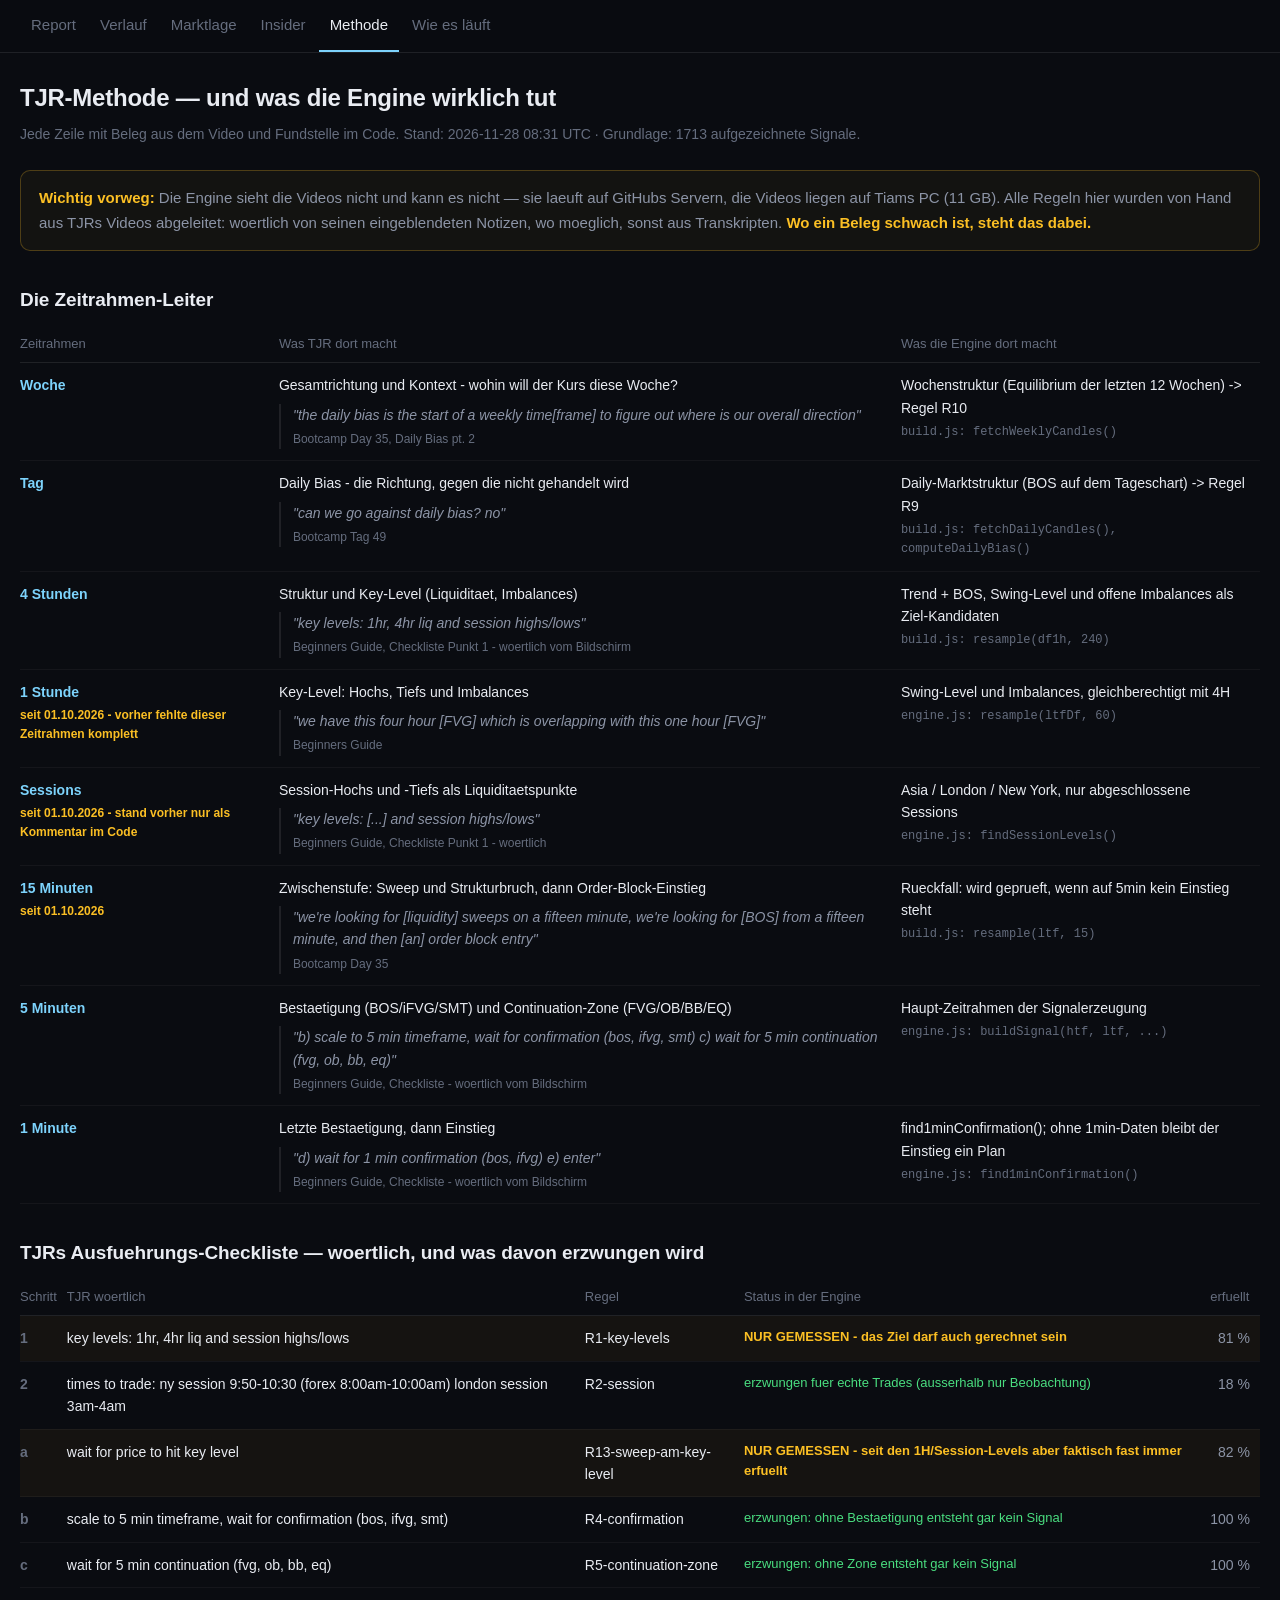
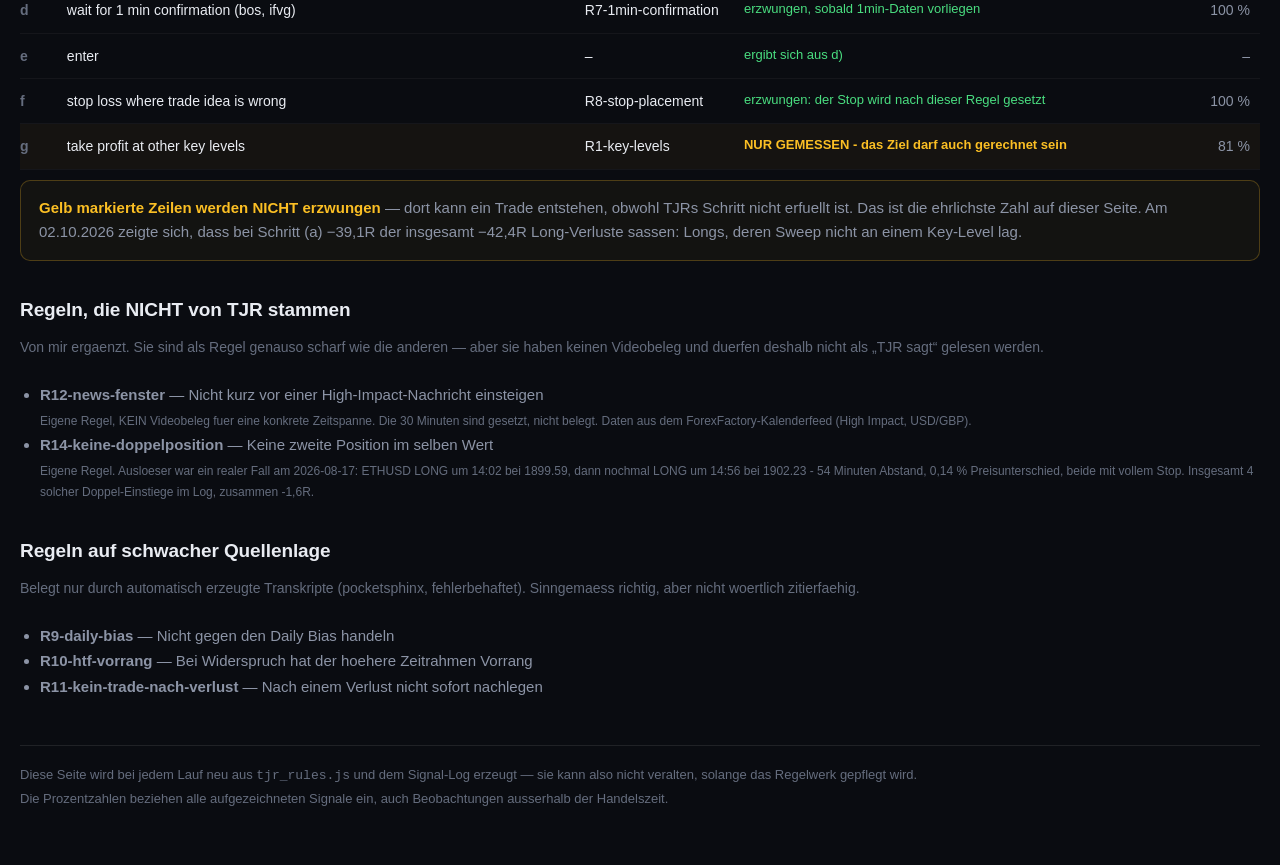
<file: docs/tjr_methode.html>
<!DOCTYPE html>
<html lang="de"><head><meta charset="utf-8">
<meta name="viewport" content="width=device-width, initial-scale=1">
<title>TJR-Methode // was die Engine wirklich tut</title>
<link rel="stylesheet" href="stil.css">
<style>
  /* Grundlagen stehen in stil.css. Hier nur, was diese Seite eigens braucht. */
  body { padding: 0; }
  .inhalt { max-width: var(--breit); margin: 0 auto; padding: 26px 20px 56px; }
  h1 { margin: 0 0 6px; }
  h2 { color: var(--schrift); }
  .sub { color: var(--leiser); font-size: 0.875rem; margin-bottom: 24px; }
  .zurueck { display: none; }   /* ersetzt durch die Navigationsleiste */
  table { font-size: 0.875rem; margin-bottom: 10px; }
  th { text-align: left; padding: 8px 10px 8px 0; letter-spacing: 0; text-transform: none;
       font-size: 0.8125rem; }
  td { padding: 11px 10px 11px 0; text-align: left; white-space: normal; }
  tr.warn td { background: rgba(251,191,36,0.045); }
  .tf { font-weight: 600; color: var(--akzent); white-space: nowrap; }
  .neu { font-size: 0.75rem; color: var(--warn); margin-top: 3px; }
  /* Woertliche Zitate aus dem Video: abgesetzt statt eingefaerbt. */
  .beleg { margin-top: 7px; padding-left: 12px; border-left: 2px solid var(--rand);
           color: var(--leise); font-size: 0.875rem; font-style: italic; }
  .quelle { color: var(--leiser); font-size: 0.75rem; font-style: normal; margin-top: 4px; }
  .code { color: var(--leiser); font-size: 0.75rem; margin-top: 4px;
          font-family: ui-monospace, SFMono-Regular, Menlo, Consolas, monospace; }
  .schritt { font-weight: 600; color: var(--leiser); text-align: center; width: 34px; }
  .woertlich { color: var(--schrift); }
  .gruen { color: var(--rauf); font-size: 0.8125rem; }
  .rot { color: var(--warn); font-size: 0.8125rem; font-weight: 600; }
  .pct { text-align: right; color: var(--leise); white-space: nowrap; }
  /* Der einzige Kasten der Seite - sparsam, damit er auffaellt. */
  .kasten { border: 1px solid rgba(251,191,36,0.25); background: rgba(251,191,36,0.04);
            border-radius: var(--rund); padding: 15px 18px; font-size: 0.9375rem;
            line-height: 1.65; color: var(--leise); margin-bottom: 10px; }
  .kasten b { color: var(--warn); }
  ul { font-size: 0.9375rem; color: var(--leise); line-height: 1.7; padding-left: 20px; }
</style></head><body>
<!-- Gemeinsame Navigationsleiste (22.10.2026). Vorher hatte jede Seite
     ihren eigenen Zurueck-Knopf und man sah nicht, was es sonst gibt. -->
<nav class="leiste" aria-label="Bereiche des Dashboards">
  <div class="leiste-rolle">
    <a href="index.html">Report</a>
    <a href="history.html">Verlauf</a>
    <a href="marktlage.html">Marktlage</a>
    <a href="insider.html">Insider</a>
    <a href="tjr_methode.html" class="hier" aria-current="page">Methode</a>
    <a href="how_it_works.html">Wie es läuft</a>
  </div>
</nav>

<div class="inhalt">

<h1>TJR-Methode &mdash; und was die Engine wirklich tut</h1>
<div class="sub">Jede Zeile mit Beleg aus dem Video und Fundstelle im Code. Stand: 2026-11-28 08:31 UTC &middot; Grundlage: 1713 aufgezeichnete Signale.</div>

<div class="kasten">
  <b>Wichtig vorweg:</b> Die Engine sieht die Videos nicht und kann es nicht &mdash; sie laeuft auf GitHubs Servern, die Videos liegen auf Tiams PC (11 GB). Alle Regeln hier wurden von Hand aus TJRs Videos abgeleitet: woertlich von seinen eingeblendeten Notizen, wo moeglich, sonst aus Transkripten. <b>Wo ein Beleg schwach ist, steht das dabei.</b>
</div>

<h2>Die Zeitrahmen-Leiter</h2>
<table>
  <thead><tr><th>Zeitrahmen</th><th>Was TJR dort macht</th><th>Was die Engine dort macht</th></tr></thead>
  <tbody>
    <tr>
      <td class="tf">Woche</td>
      <td>Gesamtrichtung und Kontext - wohin will der Kurs diese Woche?
        <div class="beleg">"the daily bias is the start of a weekly time[frame] to figure out where is our overall direction"<div class="quelle">Bootcamp Day 35, Daily Bias pt. 2</div></div></td>
      <td>Wochenstruktur (Equilibrium der letzten 12 Wochen) -&gt; Regel R10<div class="code">build.js: fetchWeeklyCandles()</div></td>
    </tr>
    <tr>
      <td class="tf">Tag</td>
      <td>Daily Bias - die Richtung, gegen die nicht gehandelt wird
        <div class="beleg">"can we go against daily bias? no"<div class="quelle">Bootcamp Tag 49</div></div></td>
      <td>Daily-Marktstruktur (BOS auf dem Tageschart) -&gt; Regel R9<div class="code">build.js: fetchDailyCandles(), computeDailyBias()</div></td>
    </tr>
    <tr>
      <td class="tf">4 Stunden</td>
      <td>Struktur und Key-Level (Liquiditaet, Imbalances)
        <div class="beleg">"key levels: 1hr, 4hr liq and session highs/lows"<div class="quelle">Beginners Guide, Checkliste Punkt 1 - woertlich vom Bildschirm</div></div></td>
      <td>Trend + BOS, Swing-Level und offene Imbalances als Ziel-Kandidaten<div class="code">build.js: resample(df1h, 240)</div></td>
    </tr>
    <tr>
      <td class="tf">1 Stunde<div class="neu">seit 01.10.2026 - vorher fehlte dieser Zeitrahmen komplett</div></td>
      <td>Key-Level: Hochs, Tiefs und Imbalances
        <div class="beleg">"we have this four hour [FVG] which is overlapping with this one hour [FVG]"<div class="quelle">Beginners Guide</div></div></td>
      <td>Swing-Level und Imbalances, gleichberechtigt mit 4H<div class="code">engine.js: resample(ltfDf, 60)</div></td>
    </tr>
    <tr>
      <td class="tf">Sessions<div class="neu">seit 01.10.2026 - stand vorher nur als Kommentar im Code</div></td>
      <td>Session-Hochs und -Tiefs als Liquiditaetspunkte
        <div class="beleg">"key levels: [...] and session highs/lows"<div class="quelle">Beginners Guide, Checkliste Punkt 1 - woertlich</div></div></td>
      <td>Asia / London / New York, nur abgeschlossene Sessions<div class="code">engine.js: findSessionLevels()</div></td>
    </tr>
    <tr>
      <td class="tf">15 Minuten<div class="neu">seit 01.10.2026</div></td>
      <td>Zwischenstufe: Sweep und Strukturbruch, dann Order-Block-Einstieg
        <div class="beleg">"we're looking for [liquidity] sweeps on a fifteen minute, we're looking for [BOS] from a fifteen minute, and then [an] order block entry"<div class="quelle">Bootcamp Day 35</div></div></td>
      <td>Rueckfall: wird geprueft, wenn auf 5min kein Einstieg steht<div class="code">build.js: resample(ltf, 15)</div></td>
    </tr>
    <tr>
      <td class="tf">5 Minuten</td>
      <td>Bestaetigung (BOS/iFVG/SMT) und Continuation-Zone (FVG/OB/BB/EQ)
        <div class="beleg">"b) scale to 5 min timeframe, wait for confirmation (bos, ifvg, smt)  c) wait for 5 min continuation (fvg, ob, bb, eq)"<div class="quelle">Beginners Guide, Checkliste - woertlich vom Bildschirm</div></div></td>
      <td>Haupt-Zeitrahmen der Signalerzeugung<div class="code">engine.js: buildSignal(htf, ltf, ...)</div></td>
    </tr>
    <tr>
      <td class="tf">1 Minute</td>
      <td>Letzte Bestaetigung, dann Einstieg
        <div class="beleg">"d) wait for 1 min confirmation (bos, ifvg)  e) enter"<div class="quelle">Beginners Guide, Checkliste - woertlich vom Bildschirm</div></div></td>
      <td>find1minConfirmation(); ohne 1min-Daten bleibt der Einstieg ein Plan<div class="code">engine.js: find1minConfirmation()</div></td>
    </tr></tbody>
</table>

<h2>TJRs Ausfuehrungs-Checkliste &mdash; woertlich, und was davon erzwungen wird</h2>
<table>
  <thead><tr><th>Schritt</th><th>TJR woertlich</th><th>Regel</th><th>Status in der Engine</th><th>erfuellt</th></tr></thead>
  <tbody>
    <tr class="warn">
      <td class="schritt">1</td>
      <td class="woertlich">key levels: 1hr, 4hr liq and session highs/lows</td>
      <td>R1-key-levels</td>
      <td class="rot">NUR GEMESSEN - das Ziel darf auch gerechnet sein</td>
      <td class="pct">81 %</td>
    </tr>
    <tr class="">
      <td class="schritt">2</td>
      <td class="woertlich">times to trade: ny session 9:50-10:30 (forex 8:00am-10:00am) london session 3am-4am</td>
      <td>R2-session</td>
      <td class="gruen">erzwungen fuer echte Trades (ausserhalb nur Beobachtung)</td>
      <td class="pct">18 %</td>
    </tr>
    <tr class="warn">
      <td class="schritt">a</td>
      <td class="woertlich">wait for price to hit key level</td>
      <td>R13-sweep-am-key-level</td>
      <td class="rot">NUR GEMESSEN - seit den 1H/Session-Levels aber faktisch fast immer erfuellt</td>
      <td class="pct">82 %</td>
    </tr>
    <tr class="">
      <td class="schritt">b</td>
      <td class="woertlich">scale to 5 min timeframe, wait for confirmation (bos, ifvg, smt)</td>
      <td>R4-confirmation</td>
      <td class="gruen">erzwungen: ohne Bestaetigung entsteht gar kein Signal</td>
      <td class="pct">100 %</td>
    </tr>
    <tr class="">
      <td class="schritt">c</td>
      <td class="woertlich">wait for 5 min continuation (fvg, ob, bb, eq)</td>
      <td>R5-continuation-zone</td>
      <td class="gruen">erzwungen: ohne Zone entsteht gar kein Signal</td>
      <td class="pct">100 %</td>
    </tr>
    <tr class="">
      <td class="schritt">d</td>
      <td class="woertlich">wait for 1 min confirmation (bos, ifvg)</td>
      <td>R7-1min-confirmation</td>
      <td class="gruen">erzwungen, sobald 1min-Daten vorliegen</td>
      <td class="pct">100 %</td>
    </tr>
    <tr class="">
      <td class="schritt">e</td>
      <td class="woertlich">enter</td>
      <td>&ndash;</td>
      <td class="gruen">ergibt sich aus d)</td>
      <td class="pct">&ndash;</td>
    </tr>
    <tr class="">
      <td class="schritt">f</td>
      <td class="woertlich">stop loss where trade idea is wrong</td>
      <td>R8-stop-placement</td>
      <td class="gruen">erzwungen: der Stop wird nach dieser Regel gesetzt</td>
      <td class="pct">100 %</td>
    </tr>
    <tr class="warn">
      <td class="schritt">g</td>
      <td class="woertlich">take profit at other key levels</td>
      <td>R1-key-levels</td>
      <td class="rot">NUR GEMESSEN - das Ziel darf auch gerechnet sein</td>
      <td class="pct">81 %</td>
    </tr></tbody>
</table>
<div class="kasten">
  <b>Gelb markierte Zeilen werden NICHT erzwungen</b> &mdash; dort kann ein Trade entstehen, obwohl TJRs Schritt nicht erfuellt ist. Das ist die ehrlichste Zahl auf dieser Seite. Am 02.10.2026 zeigte sich, dass bei Schritt (a) &minus;39,1R der insgesamt &minus;42,4R Long-Verluste sassen: Longs, deren Sweep nicht an einem Key-Level lag.
</div>

<h2>Regeln, die NICHT von TJR stammen</h2>
<div class="sub">Von mir ergaenzt. Sie sind als Regel genauso scharf wie die anderen &mdash; aber sie haben keinen Videobeleg und duerfen deshalb nicht als &bdquo;TJR sagt&ldquo; gelesen werden.</div>
<ul>
    <li><b>R12-news-fenster</b> &mdash; Nicht kurz vor einer High-Impact-Nachricht einsteigen<div class="quelle">Eigene Regel, KEIN Videobeleg fuer eine konkrete Zeitspanne. Die 30 Minuten sind gesetzt, nicht belegt. Daten aus dem ForexFactory-Kalenderfeed (High Impact, USD/GBP).</div></li>
    <li><b>R14-keine-doppelposition</b> &mdash; Keine zweite Position im selben Wert<div class="quelle">Eigene Regel. Ausloeser war ein realer Fall am 2026-08-17: ETHUSD LONG um 14:02 bei 1899.59, dann nochmal LONG um 14:56 bei 1902.23 - 54 Minuten Abstand, 0,14 % Preisunterschied, beide mit vollem Stop. Insgesamt 4 solcher Doppel-Einstiege im Log, zusammen -1,6R.</div></li></ul>

<h2>Regeln auf schwacher Quellenlage</h2>
<div class="sub">Belegt nur durch automatisch erzeugte Transkripte (pocketsphinx, fehlerbehaftet). Sinngemaess richtig, aber nicht woertlich zitierfaehig.</div>
<ul><li><b>R9-daily-bias</b> &mdash; Nicht gegen den Daily Bias handeln</li><li><b>R10-htf-vorrang</b> &mdash; Bei Widerspruch hat der hoehere Zeitrahmen Vorrang</li><li><b>R11-kein-trade-nach-verlust</b> &mdash; Nach einem Verlust nicht sofort nachlegen</li></ul>

<div class="fuss">
  Diese Seite wird bei jedem Lauf neu aus <code>tjr_rules.js</code> und dem Signal-Log erzeugt &mdash; sie kann also nicht veralten, solange das Regelwerk gepflegt wird.<br>
  Die Prozentzahlen beziehen alle aufgezeichneten Signale ein, auch Beobachtungen ausserhalb der Handelszeit.
</div>

</div>
</body></html>
</file>
<file: docs/stil.css>
/* =====================================================================
   stil.css - das gemeinsame Aussehen des ganzen Dashboards
   Angelegt 22.10.2026.

   Tiam: "mach die ganze Webseite anders, nimm dir andere Webseiten die
   simple und cool aufgebaut sind als Beispiel." Gewaehlte Richtung:
   ruhig und aufgeraeumt, in der Art von Linear - dunkel, viel Luft, EINE
   Akzentfarbe, haarduenne Linien statt Kaesten mit Schatten, Zahlen gross
   und ruhig.

   Vorher hatte jede der sechs Seiten ihr eigenes Aussehen: der Report
   Monospace mit Farbverlauf-Ueberschrift und zwei Lichtkegeln im
   Hintergrund, die Marktlage Systemschrift auf Flachschwarz, die
   Methodenseite wieder anders. Zwanzig verschiedene Farben insgesamt.
   Hier stehen jetzt acht.

   WICHTIG fuer spaetere Aenderungen: Klassennamen aus den Seiten wurden
   NICHT umbenannt. Die Report-Seite hat die Engine im Browser laufen und
   greift per Klassenname auf Elemente zu - umbenennen haette dort
   Anzeigefehler erzeugt. Diese Datei faerbt und setzt nur neu.
   ===================================================================== */

:root {
  color-scheme: dark;

  /* Flaechen */
  --grund:    #0a0c11;   /* Seitenhintergrund, flach - keine Verlaeufe mehr */
  --feld:     #12151c;   /* abgesetzte Flaeche, sparsam verwenden */
  --rand:     rgba(255, 255, 255, 0.09);
  --rand-zart:rgba(255, 255, 255, 0.045);

  /* Schrift */
  --schrift:  #e9ecf2;
  --leise:    #8c94a6;
  --leiser:   #656d7e;

  /* Bedeutung. Gruen und Rot sagen NUR Richtung, nie Qualitaet. */
  --rauf:     #4ade80;
  --runter:   #f87171;
  --akzent:   #7dd3fc;   /* die einzige Akzentfarbe der Seite */
  --warn:     #fbbf24;

  /* Tiam, 26.10.2026: "du hast es so zusammengepackt, als waere es nur fuers
     Handy - am Laptop soll es ausgebreitet sein."  Stimmt: die Marktlage sass
     in 760 Pixeln, auf einem 1440er Schirm blieb links und rechts alles leer.
     Die Seitenbreite ist jetzt deutlich groesser. Was NICHT mitwaechst, sind
     Fliesstexte: eine Zeile mit 200 Zeichen liest sich schlecht, darum
     behalten Absaetze ihre eigene Deckelung in em. Tabellen, Tafeln und
     Abschnitte nutzen die volle Breite. */
  --schmal:   900px;     /* Lesebreite fuer reine Textseiten */
  --leiste-breit: 1440px;/* Leiste laeuft mit der Inhaltsbreite der Seite */
  --breit:    1440px;    /* Seitenbreite fuer Chart-, Tabellen- und Uebersichtsseiten */

  --rund:     10px;
  --rund-voll:999px;
}

* { box-sizing: border-box; }

html { font-size: 16px; -webkit-text-size-adjust: 100%; }

body {
  margin: 0;
  background: var(--grund);
  color: var(--schrift);
  font-family: -apple-system, BlinkMacSystemFont, "Segoe UI", Roboto, "Helvetica Neue", sans-serif;
  font-size: 1rem;
  line-height: 1.6;
  -webkit-font-smoothing: antialiased;
}

/* Zahlen laufen ueberall in gleicher Breite, damit Spalten stehen. */
.zahl, .num, td.zahl, .tafel-wert {
  font-variant-numeric: tabular-nums;
  font-feature-settings: "tnum";
}

/* ---------------------------------------------------------------
   Navigationsleiste - auf jeder Seite dieselbe, klebt oben
   --------------------------------------------------------------- */
.leiste {
  position: sticky; top: 0; z-index: 50;
  background: rgba(10, 12, 17, 0.92);
  backdrop-filter: blur(8px);
  border-bottom: 1px solid var(--rand);
}
.leiste-rolle {
  max-width: var(--leiste-breit); margin: 0 auto; padding: 0 20px;
  display: flex; gap: 2px; overflow-x: auto; scrollbar-width: none;
}
.leiste-rolle::-webkit-scrollbar { display: none; }
.leiste a {
  padding: 13px 11px; font-size: 0.9375rem; color: var(--leiser);
  text-decoration: none; white-space: nowrap;
  border-bottom: 2px solid transparent;
}
.leiste a:hover { color: var(--schrift); }
.leiste a.hier { color: var(--schrift); border-bottom-color: var(--akzent); }
.leiste a:focus-visible { outline: 2px solid var(--akzent); outline-offset: -4px; border-radius: 4px; }
.leiste::after {
  content: ""; position: absolute; top: 0; right: 0; bottom: 1px; width: 36px;
  pointer-events: none;
  background: linear-gradient(to right, rgba(10,12,17,0), rgba(10,12,17,0.95));
}
@media (min-width: 760px) { .leiste::after { display: none; } }

/* ---------------------------------------------------------------
   Grundtypografie
   --------------------------------------------------------------- */
h1 { font-size: 1.5rem; font-weight: 700; margin: 0; letter-spacing: -0.01em; }
h2 { font-size: 1.1875rem; font-weight: 600; margin: 34px 0 10px; letter-spacing: -0.005em; }
h3 { font-size: 1rem; font-weight: 600; margin: 24px 0 8px; }
p  { margin: 0 0 12px; }

a { color: var(--akzent); }
a:focus-visible { outline: 2px solid var(--akzent); outline-offset: 2px; border-radius: 4px; }

.leise  { color: var(--leise); }
.leiser, .still { color: var(--leiser); }
.rauf   { color: var(--rauf); }
.runter { color: var(--runter); }

/* ---------------------------------------------------------------
   Tabellen
   --------------------------------------------------------------- */
table { width: 100%; border-collapse: collapse; font-size: 0.9375rem; }
th {
  text-align: right; padding: 8px 10px 8px 0; color: var(--leiser);
  font-weight: 500; font-size: 0.8125rem; white-space: nowrap;
  border-bottom: 1px solid var(--rand);
}
th:first-child { text-align: left; }
td {
  padding: 11px 10px 11px 0; text-align: right; white-space: nowrap;
  border-bottom: 1px solid var(--rand-zart); vertical-align: top;
}
td:first-child { text-align: left; white-space: normal; }

/* Am Handy passt keine breite Tabelle nebeneinander. Statt die ganze
   Seite waagrecht scrollen zu lassen, scrollt die Tabelle fuer sich.
   display:block auf der Tabelle laesst die Spalten weiter ausrichten,
   weil die Zeilengruppen ihre Tabellenrollen behalten. */
@media (max-width: 760px) {
  table { display: block; max-width: 100%; overflow-x: auto; }
}

/* ---------------------------------------------------------------
   Marken und Knoepfe
   --------------------------------------------------------------- */
.marke, .tag, .brand-badge {
  display: inline-block; font-size: 0.75rem; padding: 2px 8px;
  border-radius: var(--rund-voll); border: 1px solid var(--rand);
  color: var(--leiser); background: none; white-space: nowrap;
  font-family: inherit; letter-spacing: 0; text-transform: none; font-weight: 400;
}
.m-rauf   { color: var(--rauf);   border-color: rgba(74,222,128,0.35); }
.m-runter { color: var(--runter); border-color: rgba(248,113,113,0.35); }
.m-warn   { color: var(--warn);   border-color: rgba(251,191,36,0.35); }
.m-akz    { color: var(--akzent); border-color: rgba(125,211,252,0.35); }

.knopf {
  font-family: inherit; font-size: 0.875rem; padding: 6px 13px;
  border-radius: var(--rund-voll); cursor: pointer;
  border: 1px solid var(--rand); color: var(--leise); background: none;
}
.knopf:hover { color: var(--schrift); }
.knopf.an, .knopf.active {
  background: rgba(125,211,252,0.12);
  border-color: rgba(125,211,252,0.45);
  color: var(--akzent);
}

/* ---------------------------------------------------------------
   Aufklapper
   --------------------------------------------------------------- */
details.ab { border-top: 1px solid var(--rand); scroll-margin-top: 58px; }
details.ab:last-of-type { border-bottom: 1px solid var(--rand); }
details.ab > summary {
  cursor: pointer; list-style: none; padding: 16px 2px;
  display: flex; align-items: center; gap: 14px;
  font-size: 1.0625rem; font-weight: 500;
}
details.ab > summary::-webkit-details-marker { display: none; }
details.ab > summary:hover { color: var(--akzent); }
details.ab > summary:focus-visible { outline: 2px solid var(--akzent); outline-offset: 2px; border-radius: 4px; }
details.ab > summary > span:first-child { flex: 1 1 auto; }

/* ---------------------------------------------------------------
   Zurueck nach oben
   --------------------------------------------------------------- */
.hoch {
  position: fixed; right: 18px; bottom: 18px; z-index: 40;
  width: 42px; height: 42px; border-radius: 50%; cursor: pointer;
  border: 1px solid var(--rand); background: rgba(18,21,28,0.94);
  color: var(--leise); font-size: 1.125rem; line-height: 1;
  backdrop-filter: blur(6px);
}
.hoch:hover { color: var(--schrift); border-color: rgba(125,211,252,0.45); }
.hoch:focus-visible { outline: 2px solid var(--akzent); outline-offset: 2px; }
.hoch[hidden] { display: none; }

/* ---------------------------------------------------------------
   Fuss
   --------------------------------------------------------------- */
.fuss {
  margin-top: 46px; padding-top: 18px; border-top: 1px solid var(--rand);
  color: var(--leiser); font-size: 0.8125rem; line-height: 1.7;
}

@media (prefers-reduced-motion: reduce) {
  *, *::before, *::after { transition: none !important; animation: none !important; }
}
</file>
